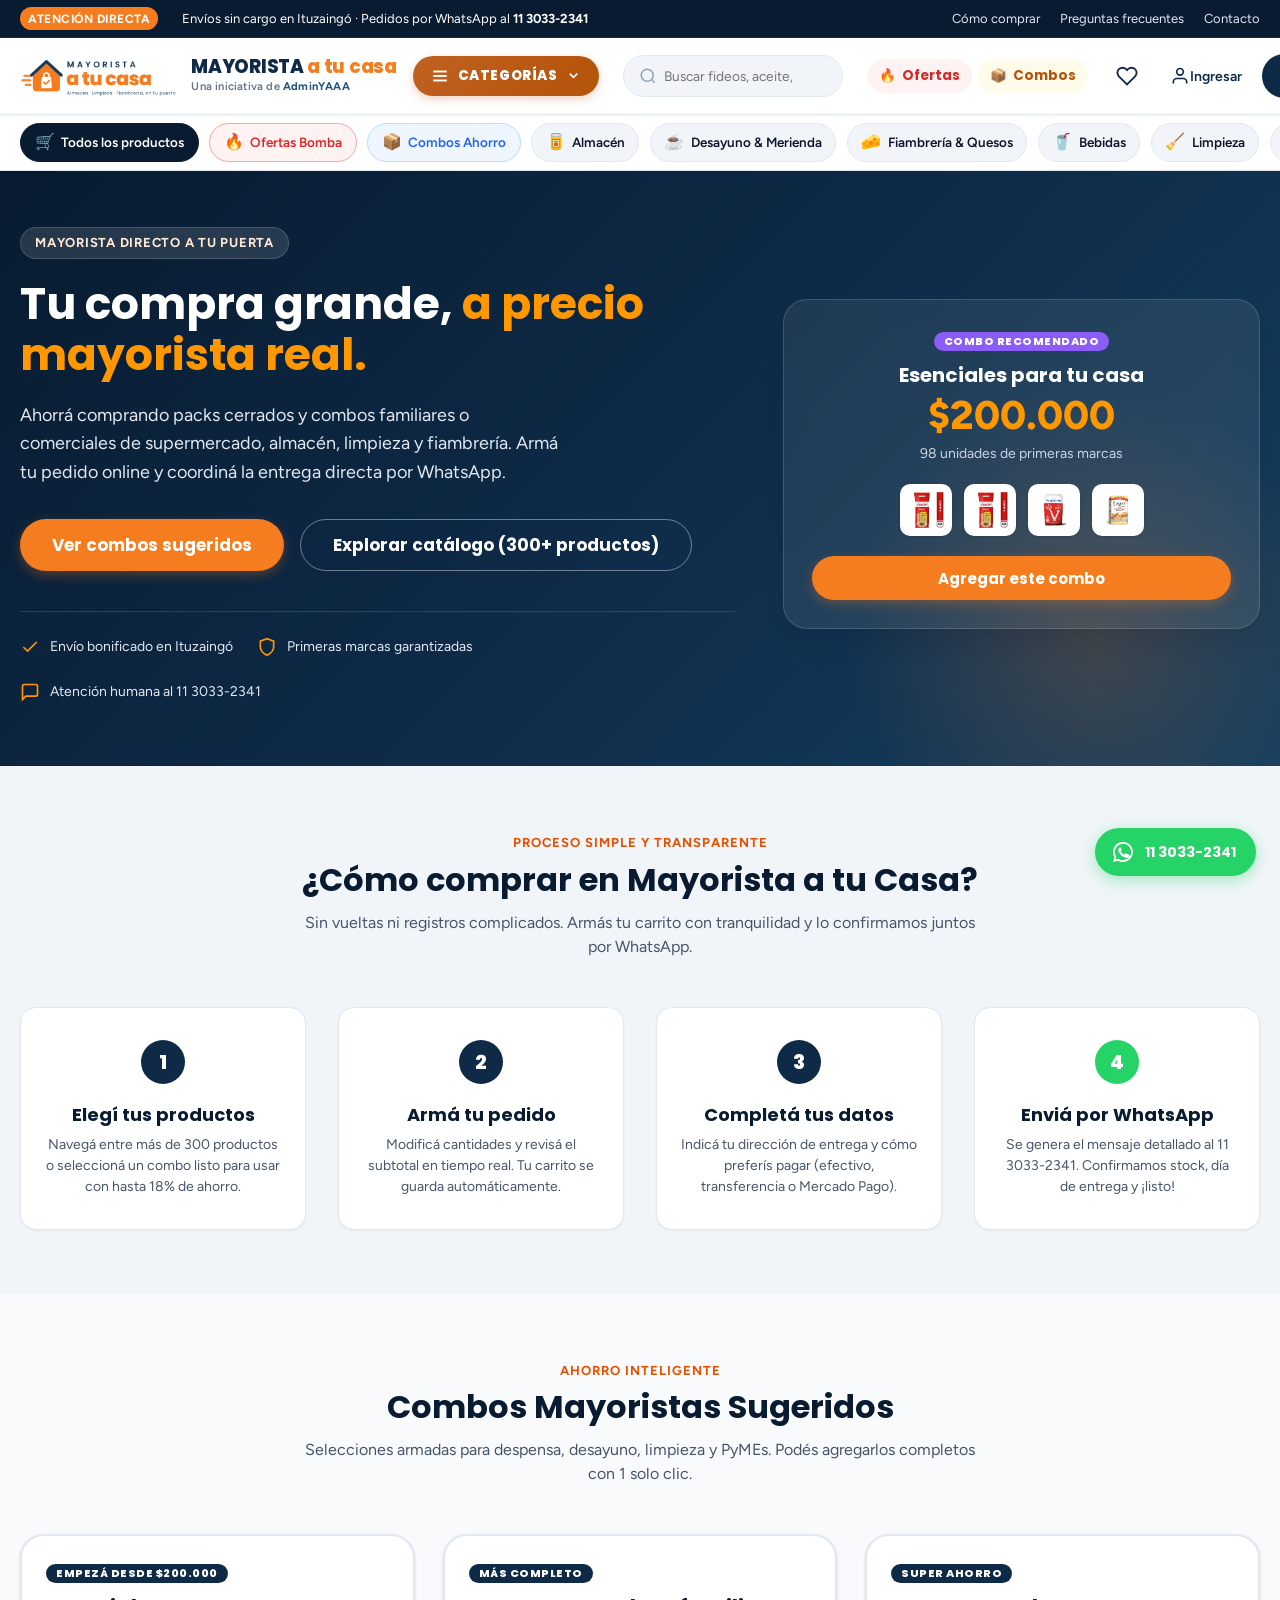
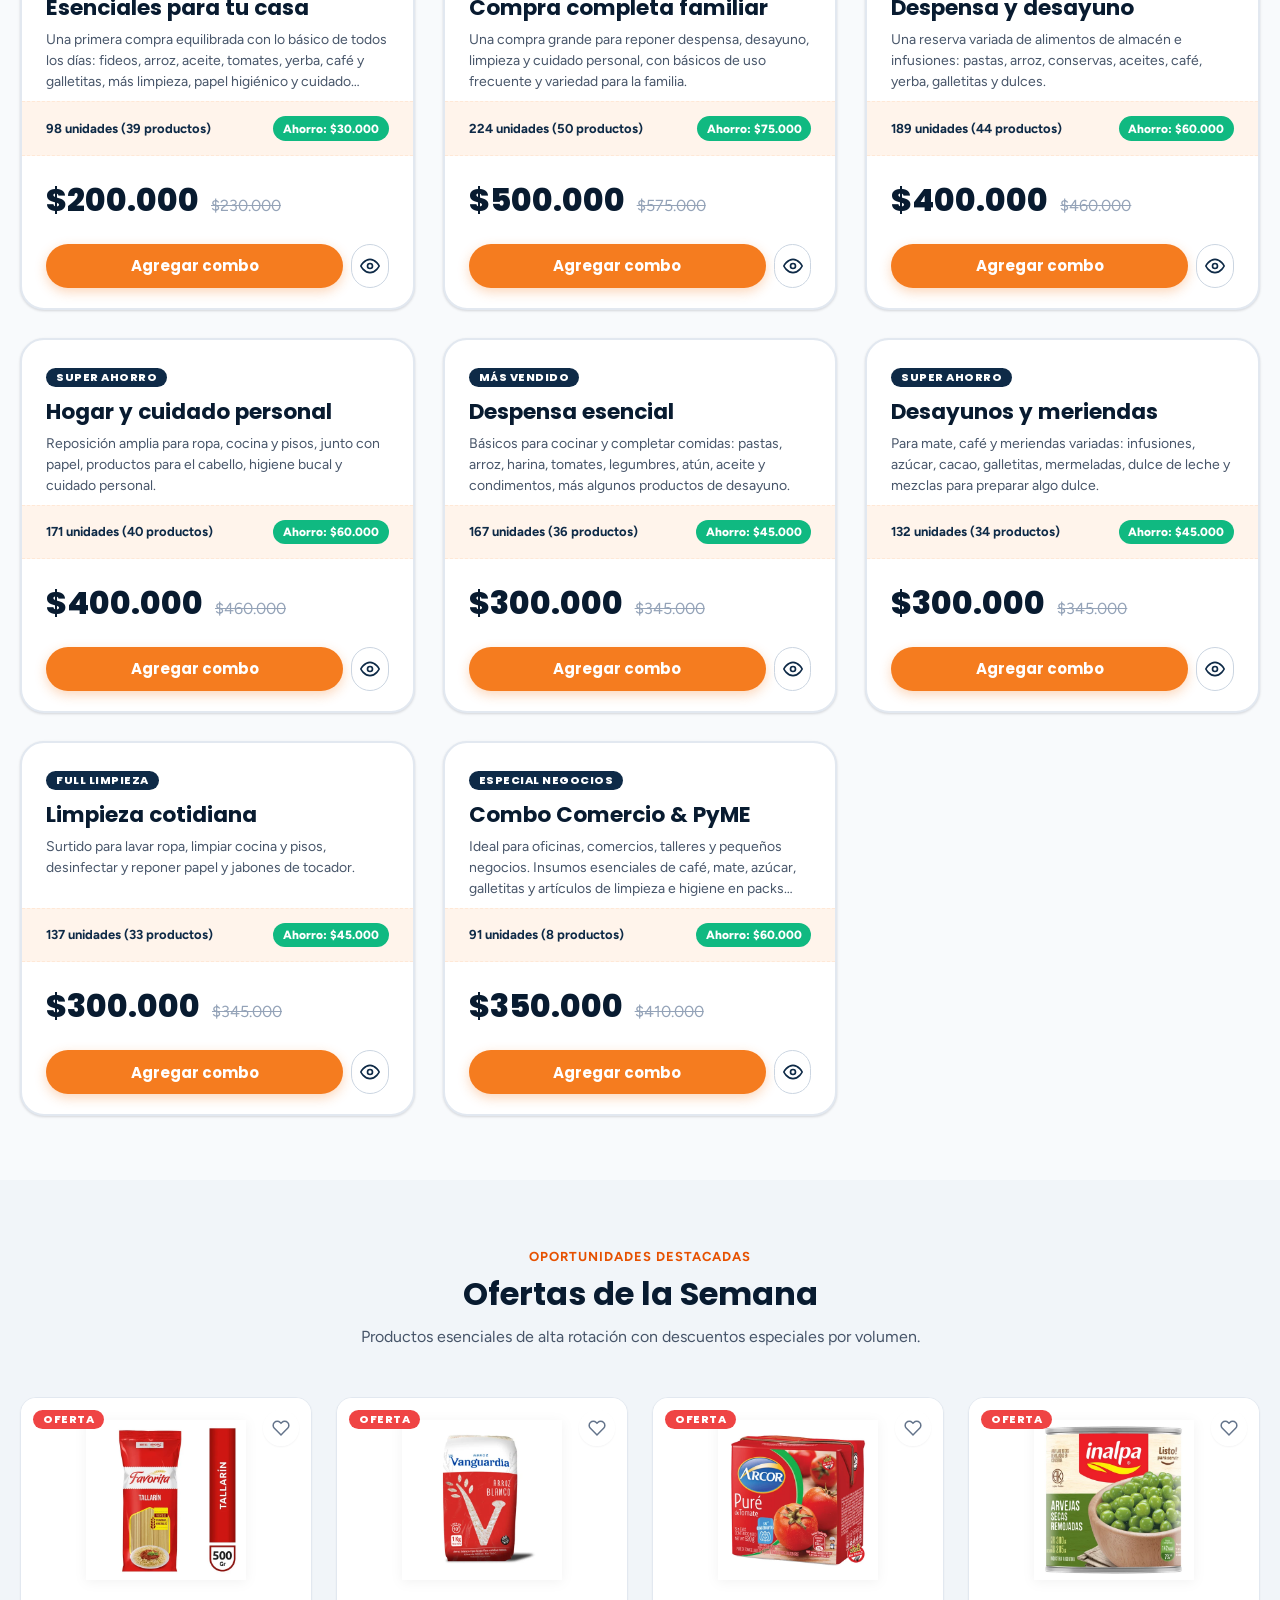
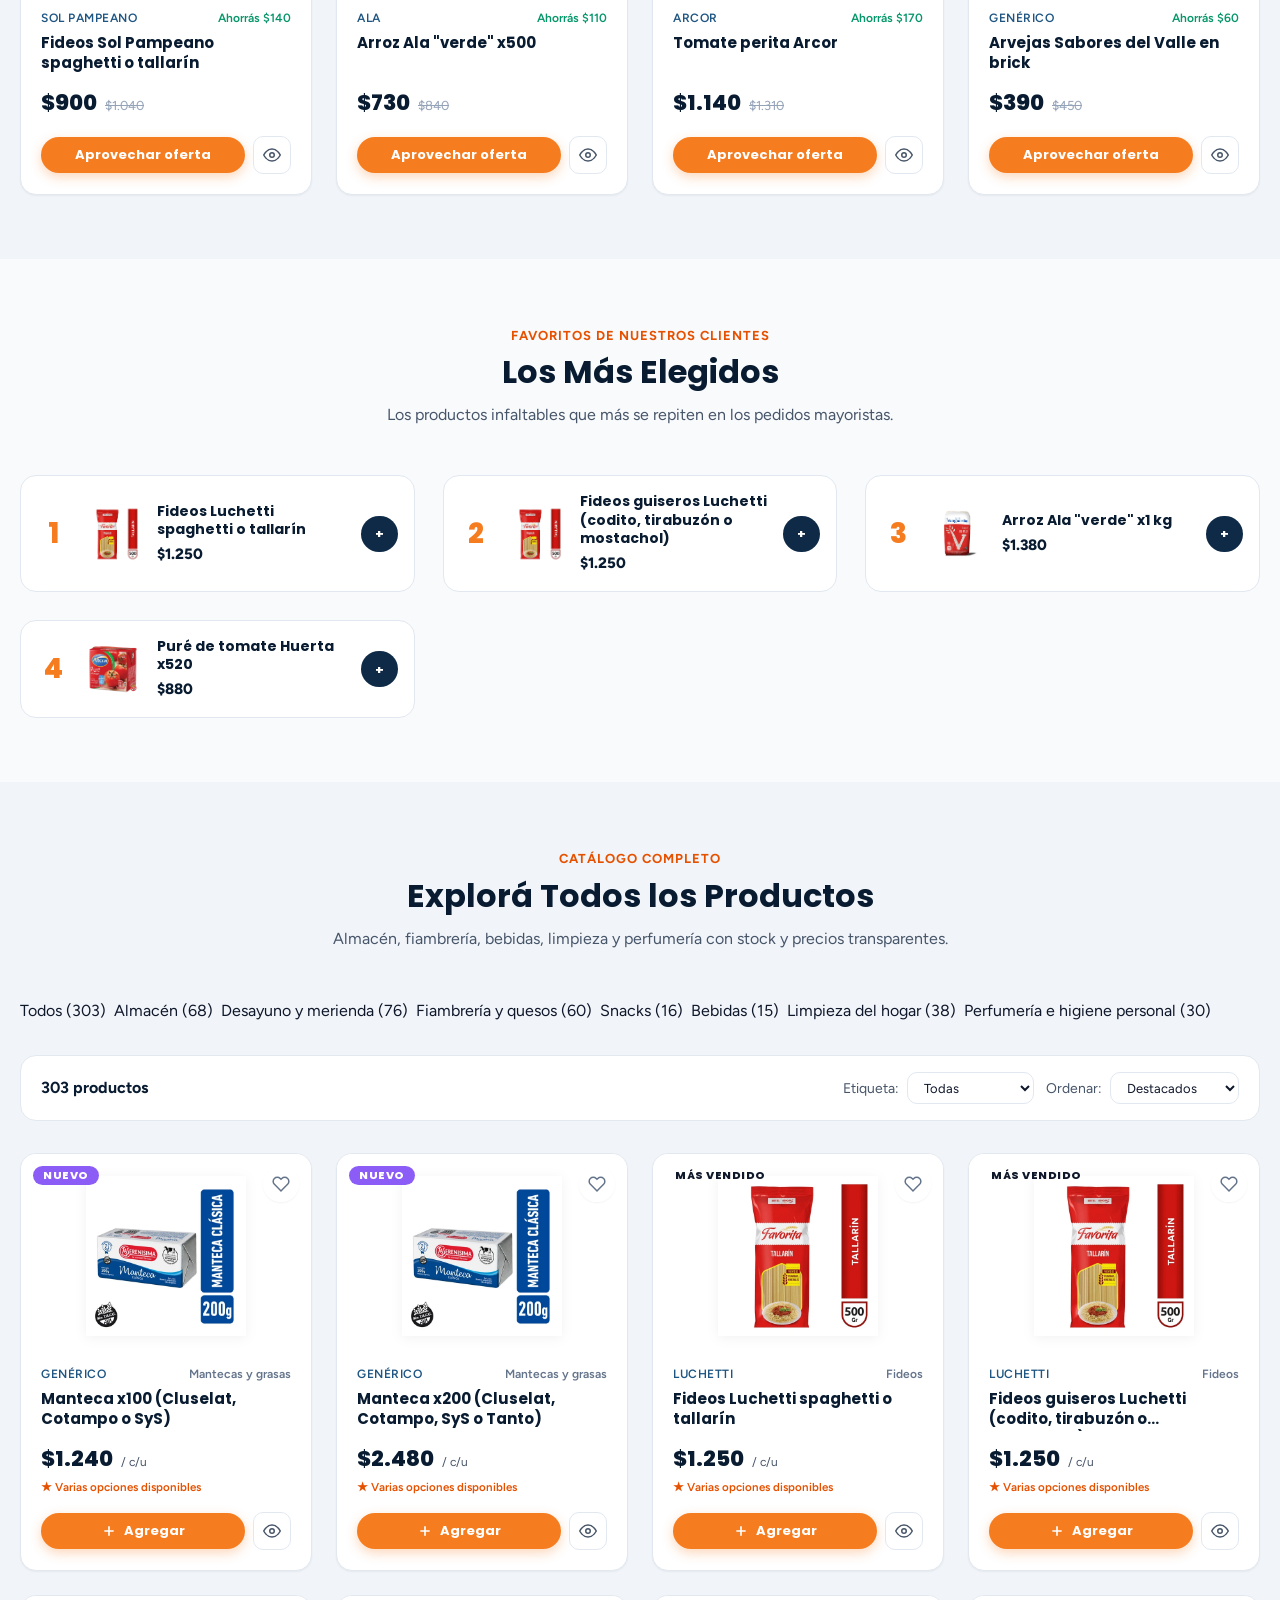
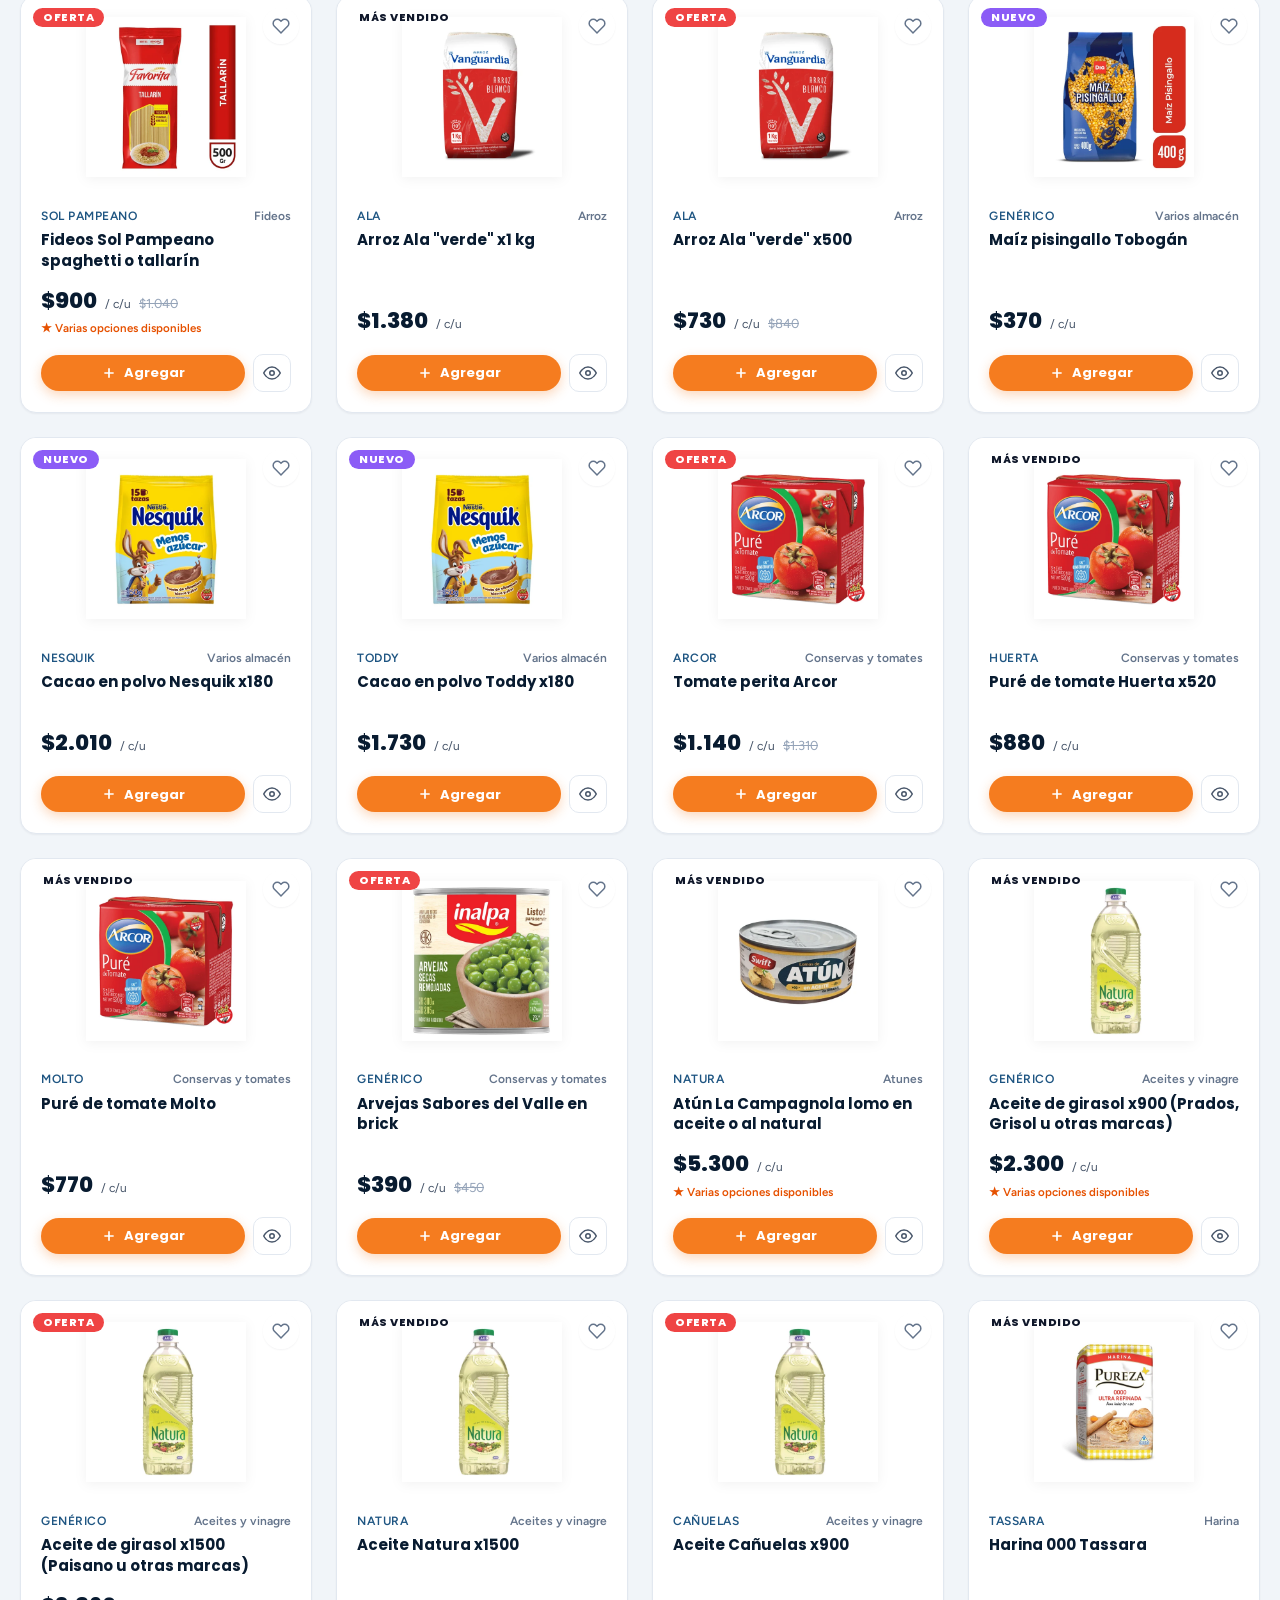
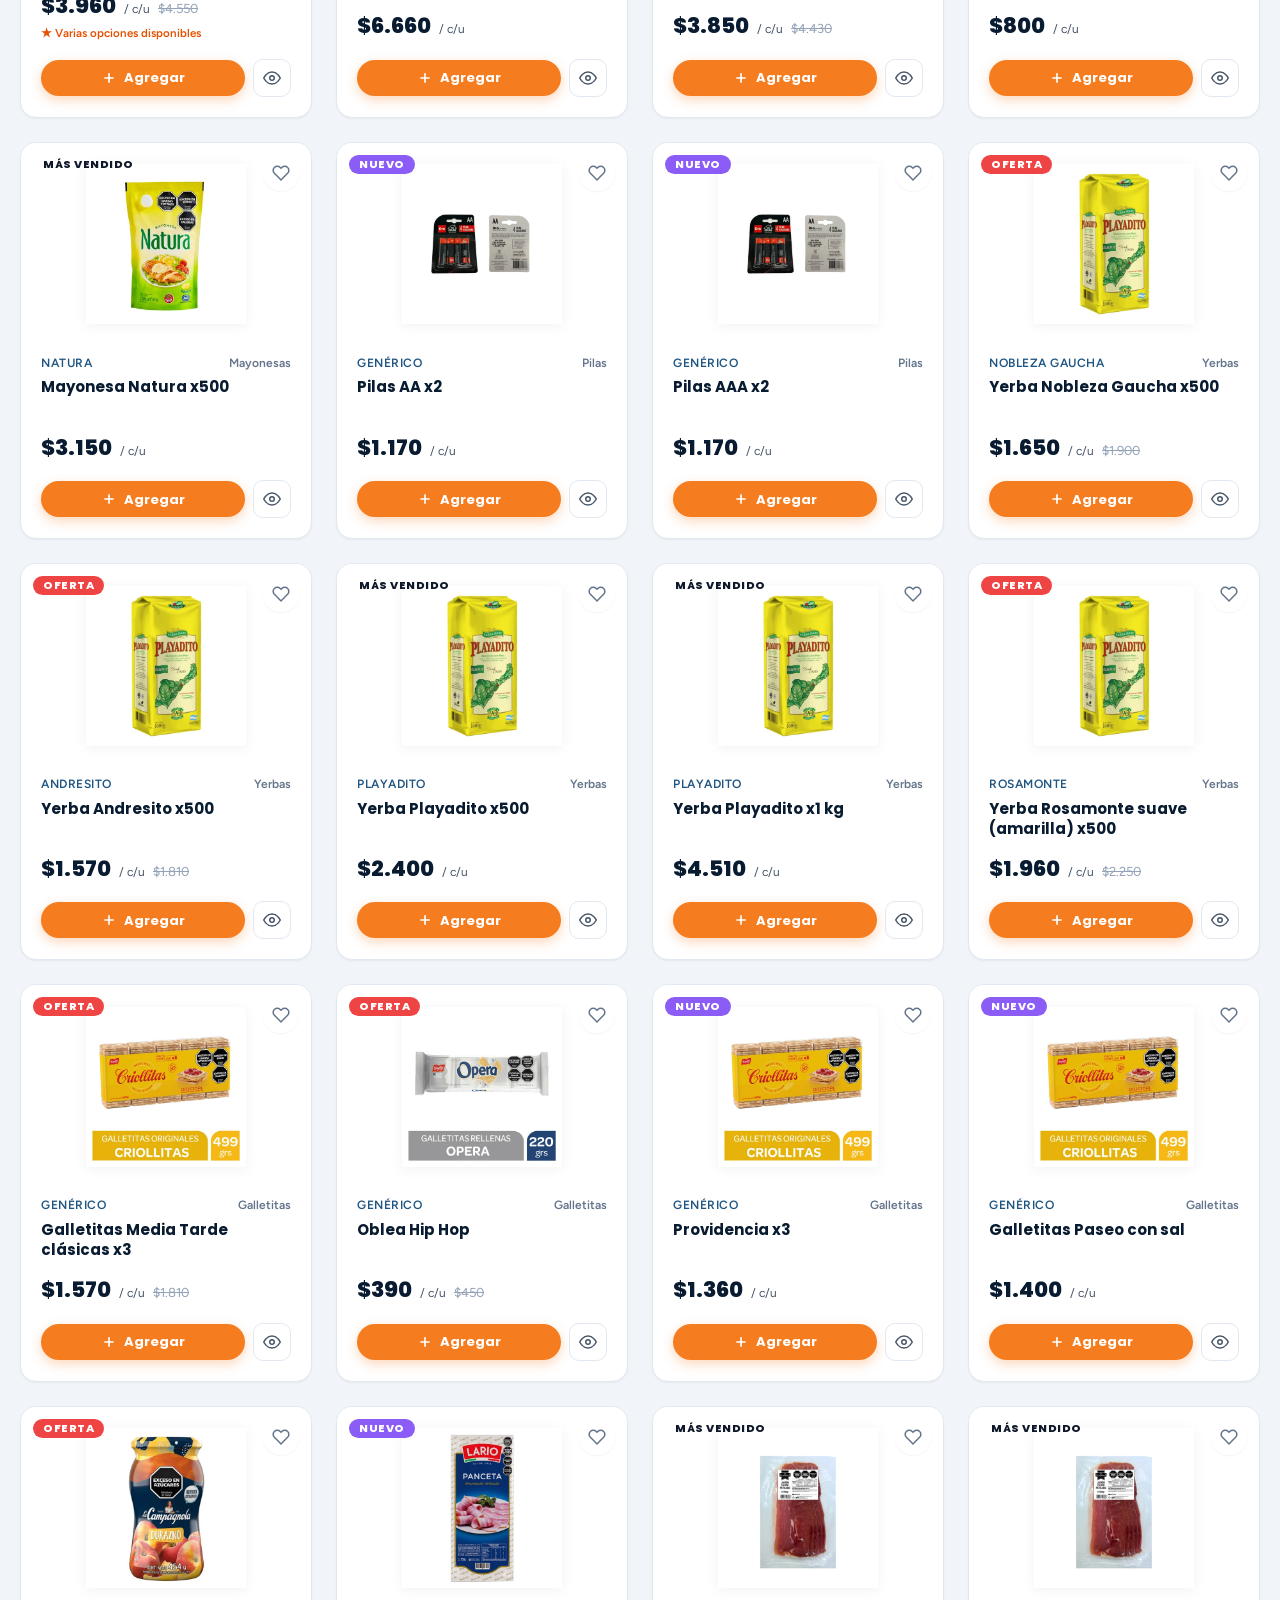
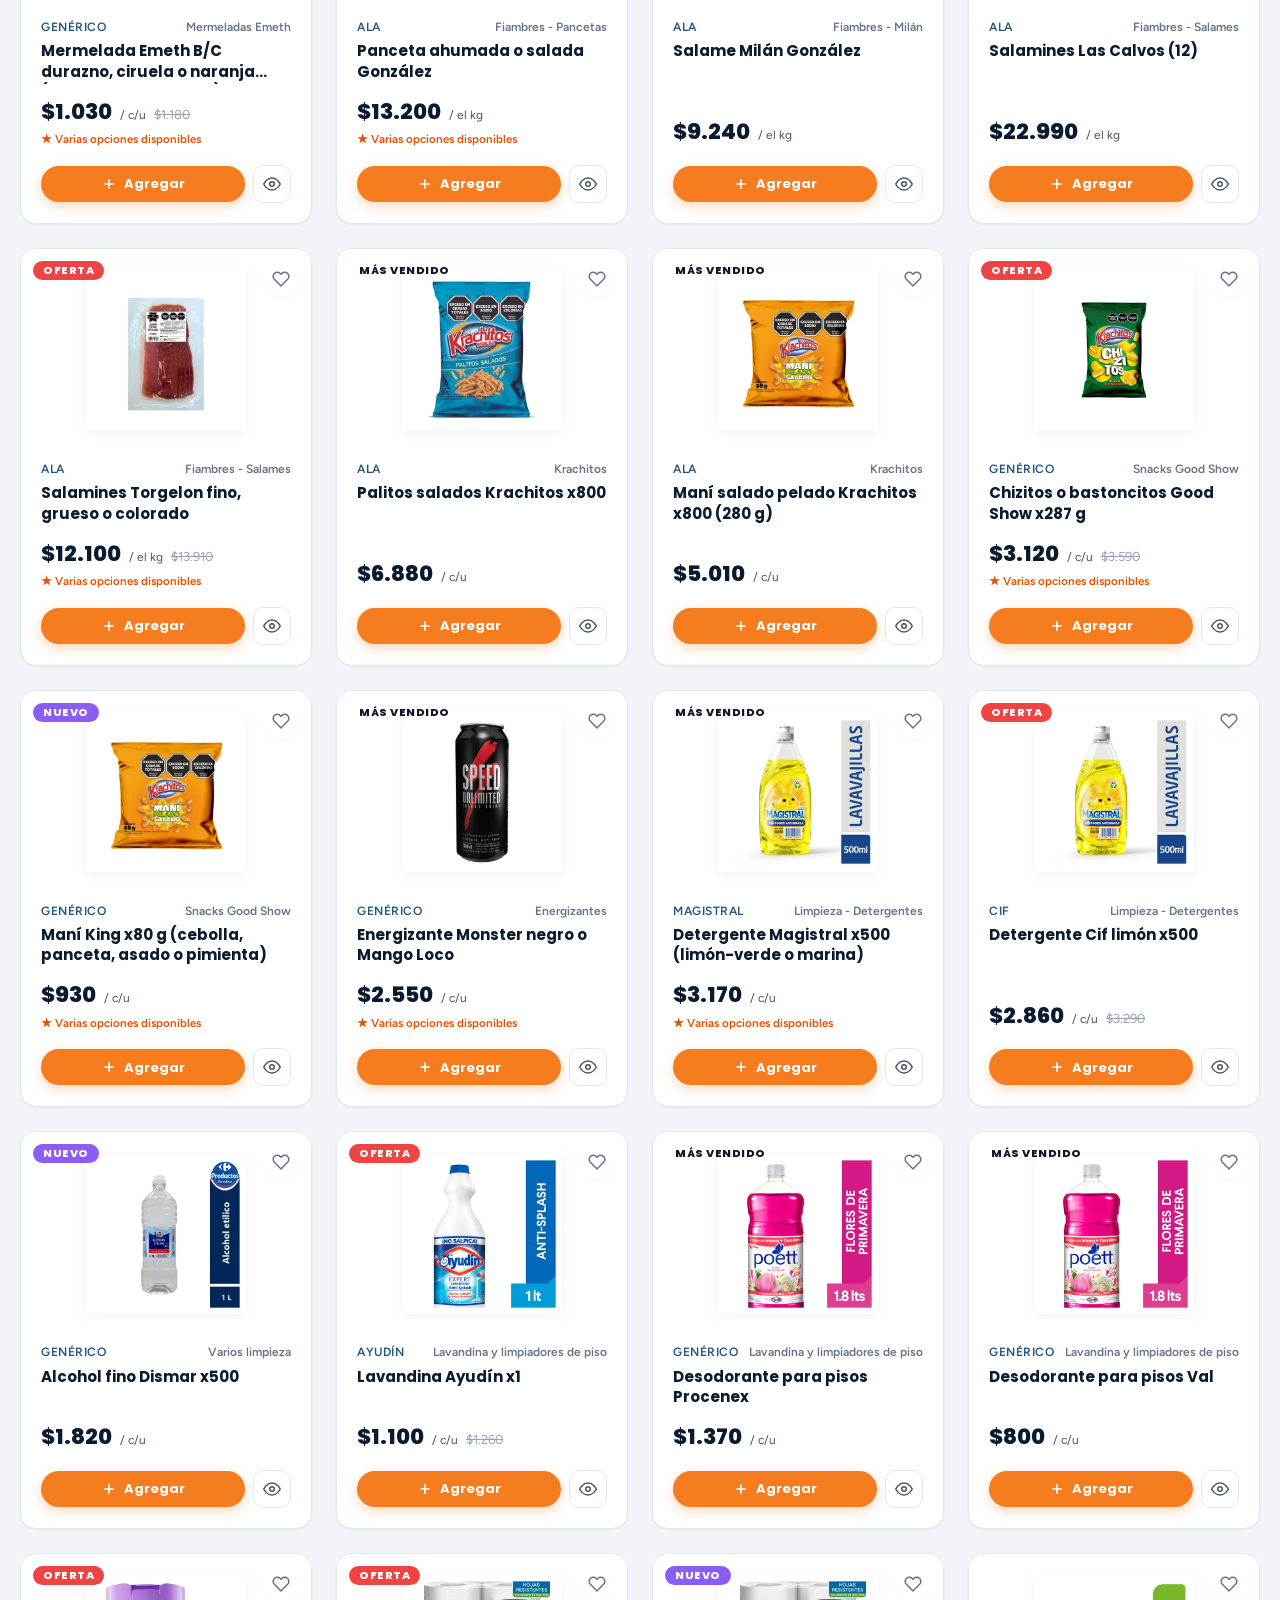
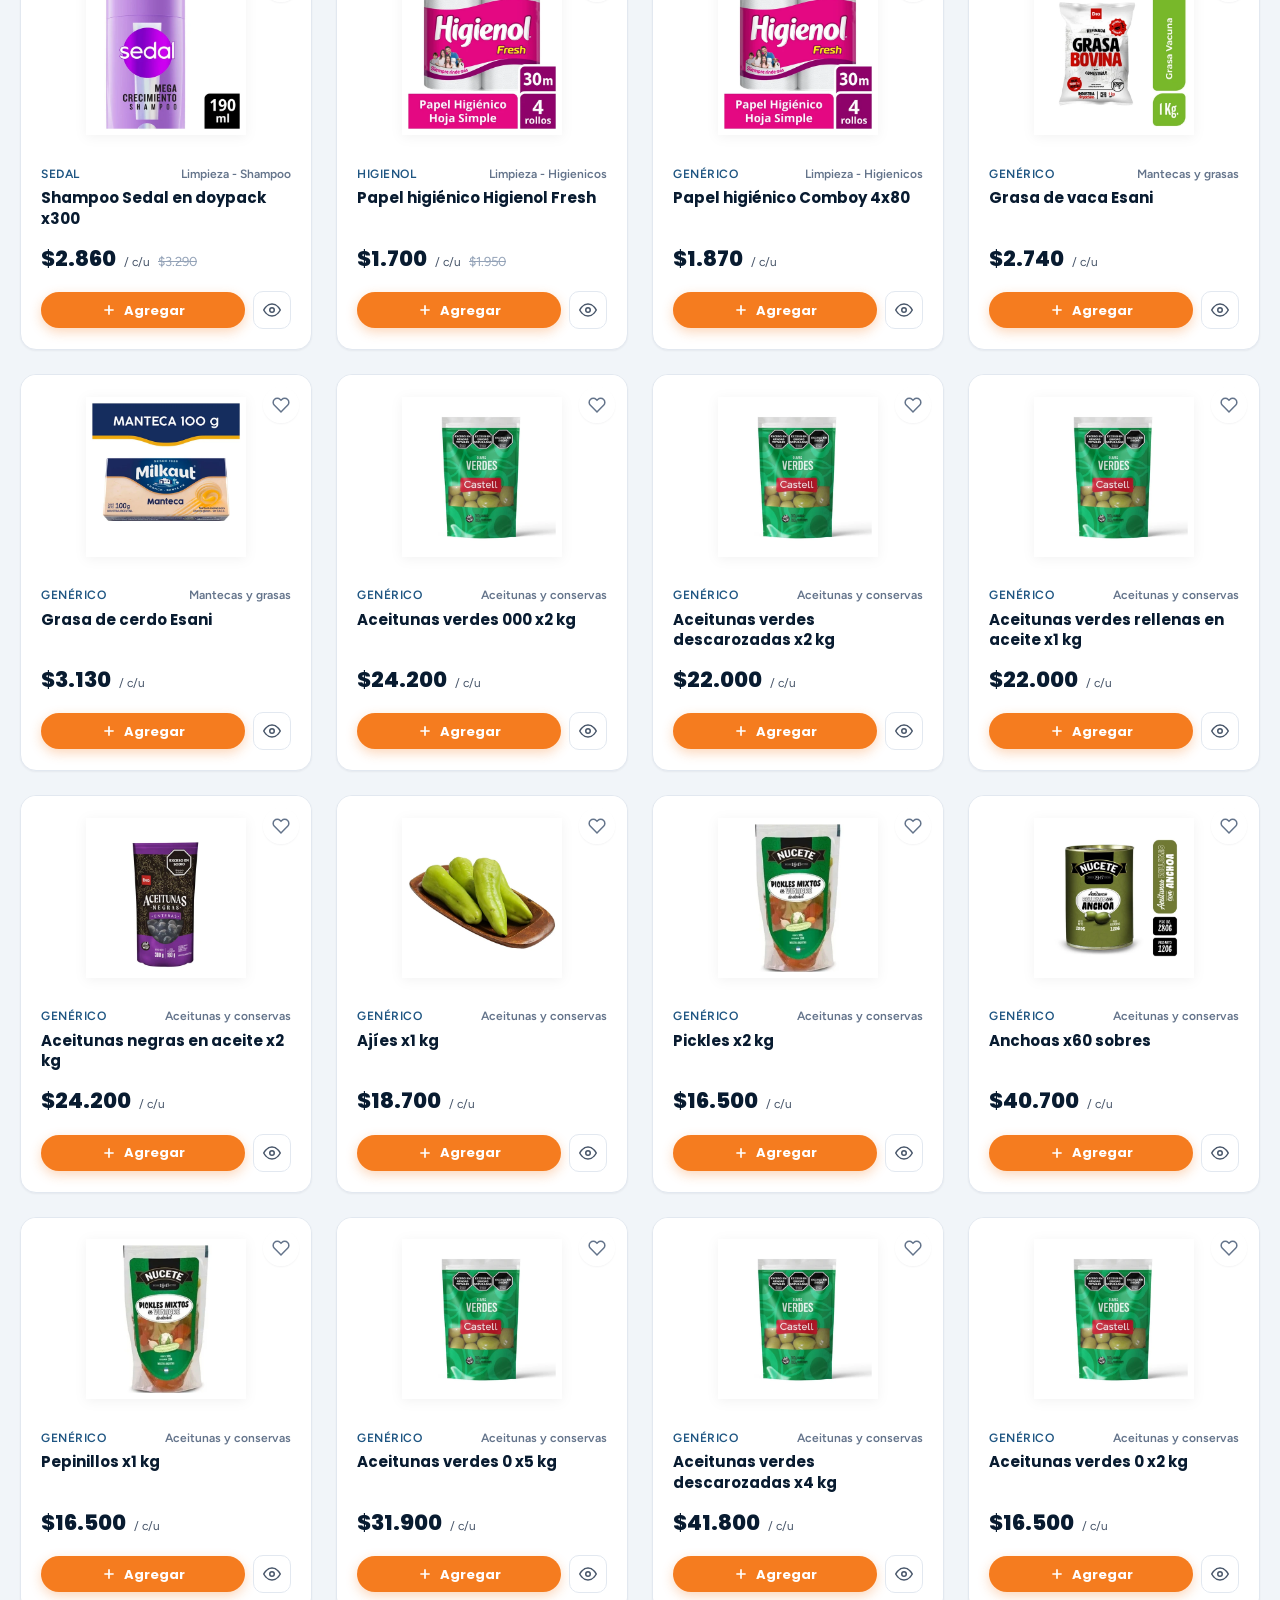
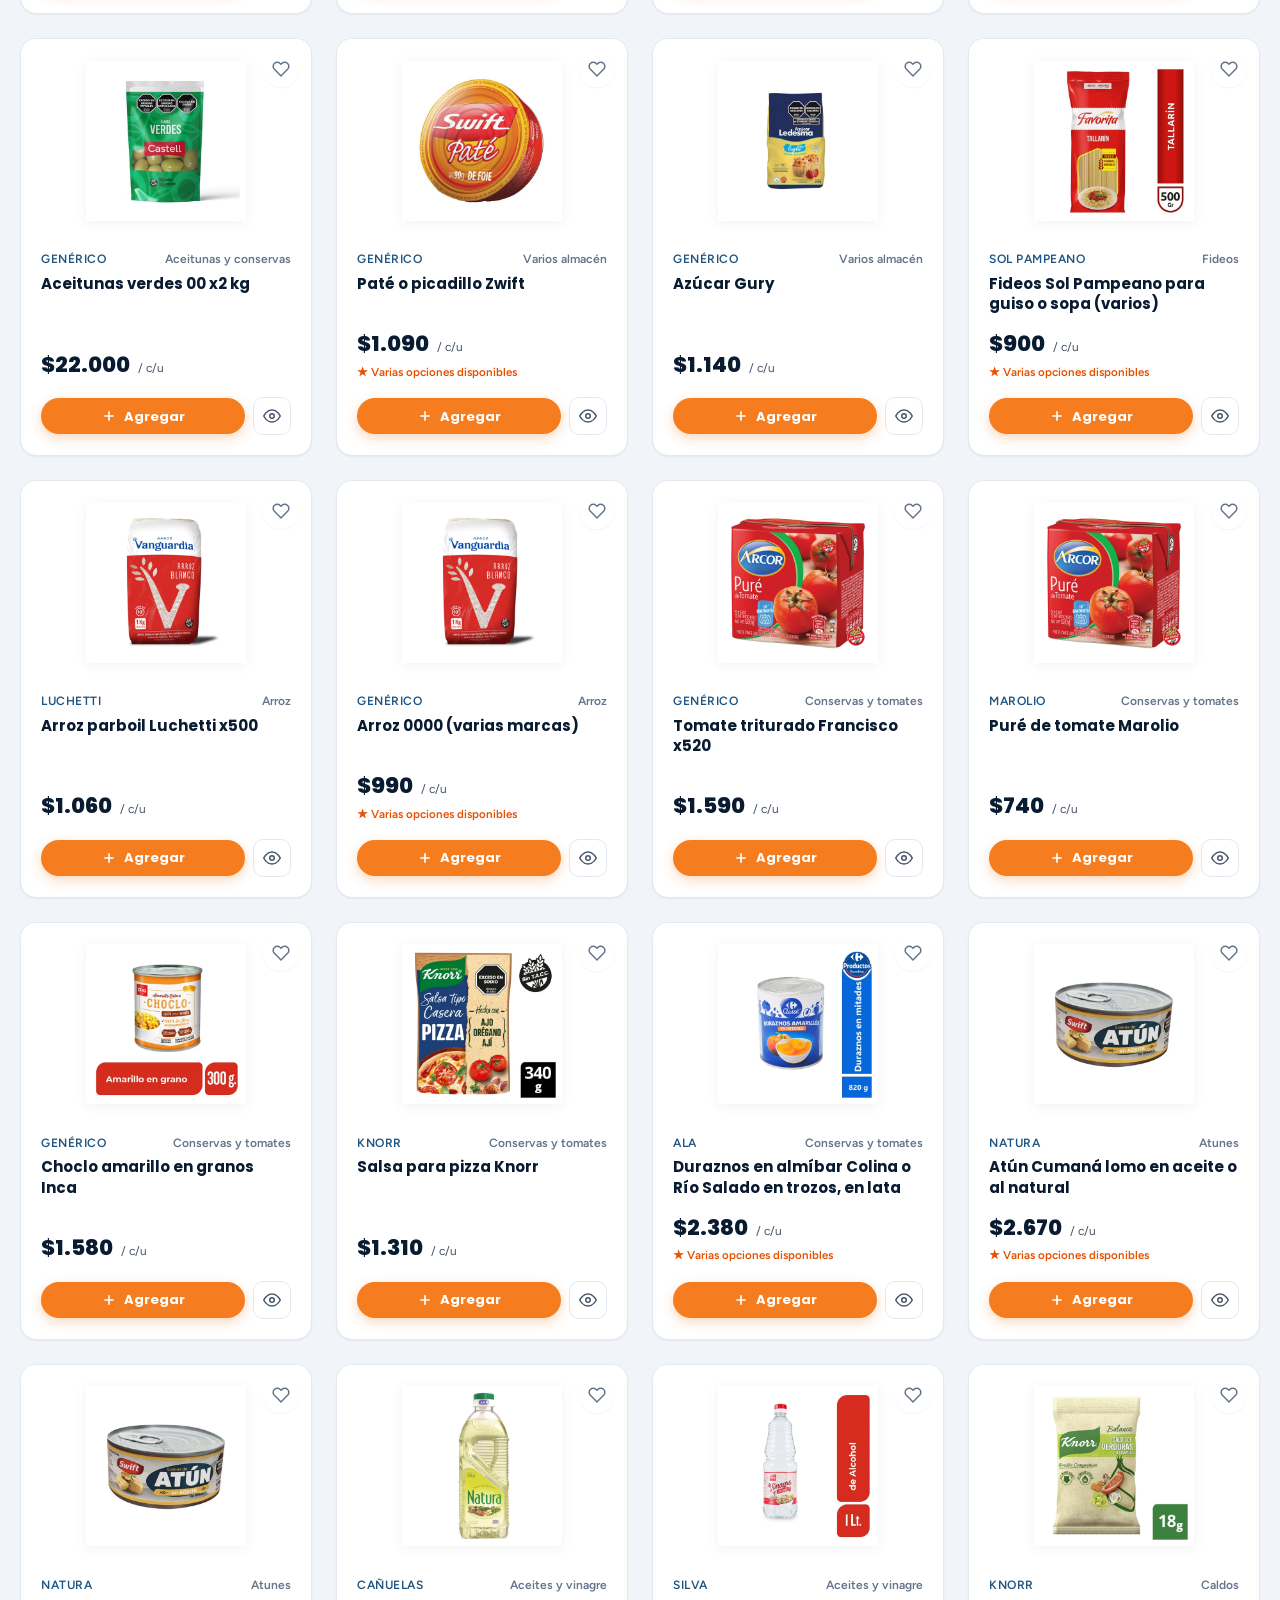
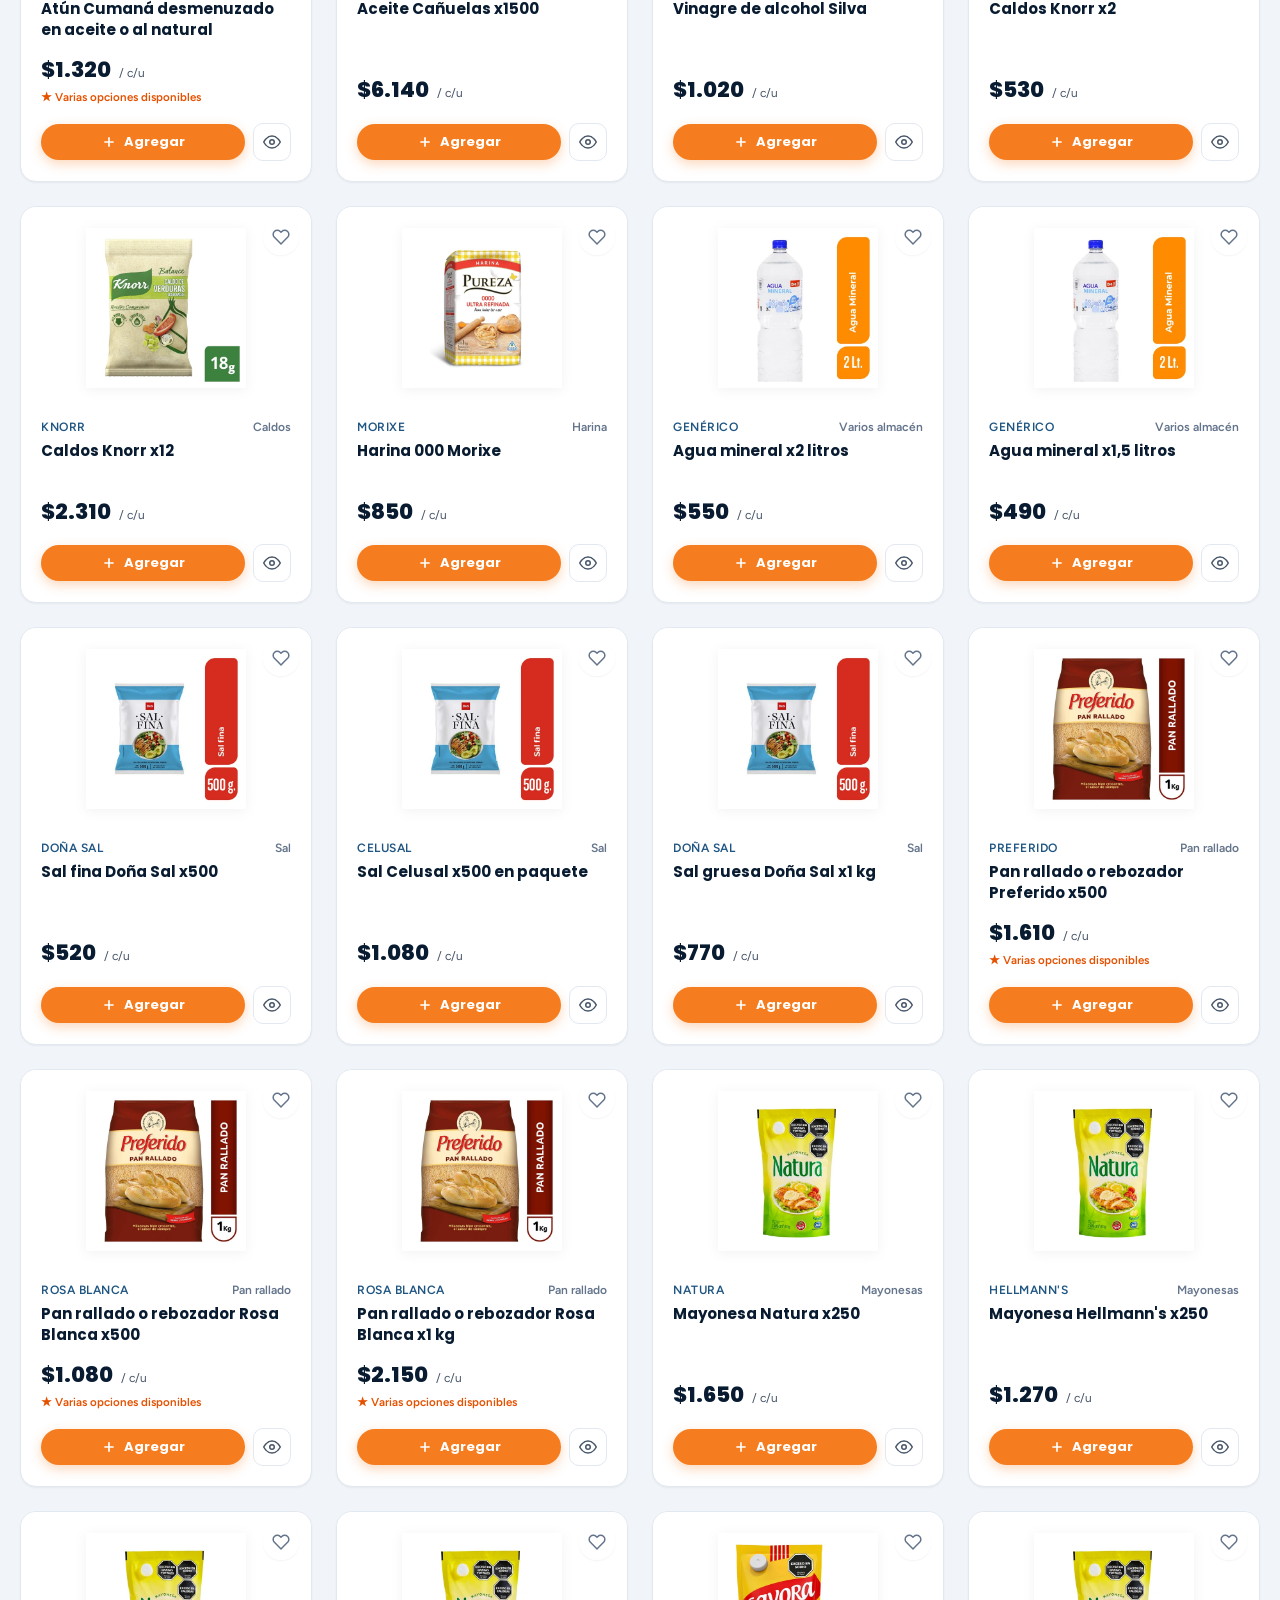
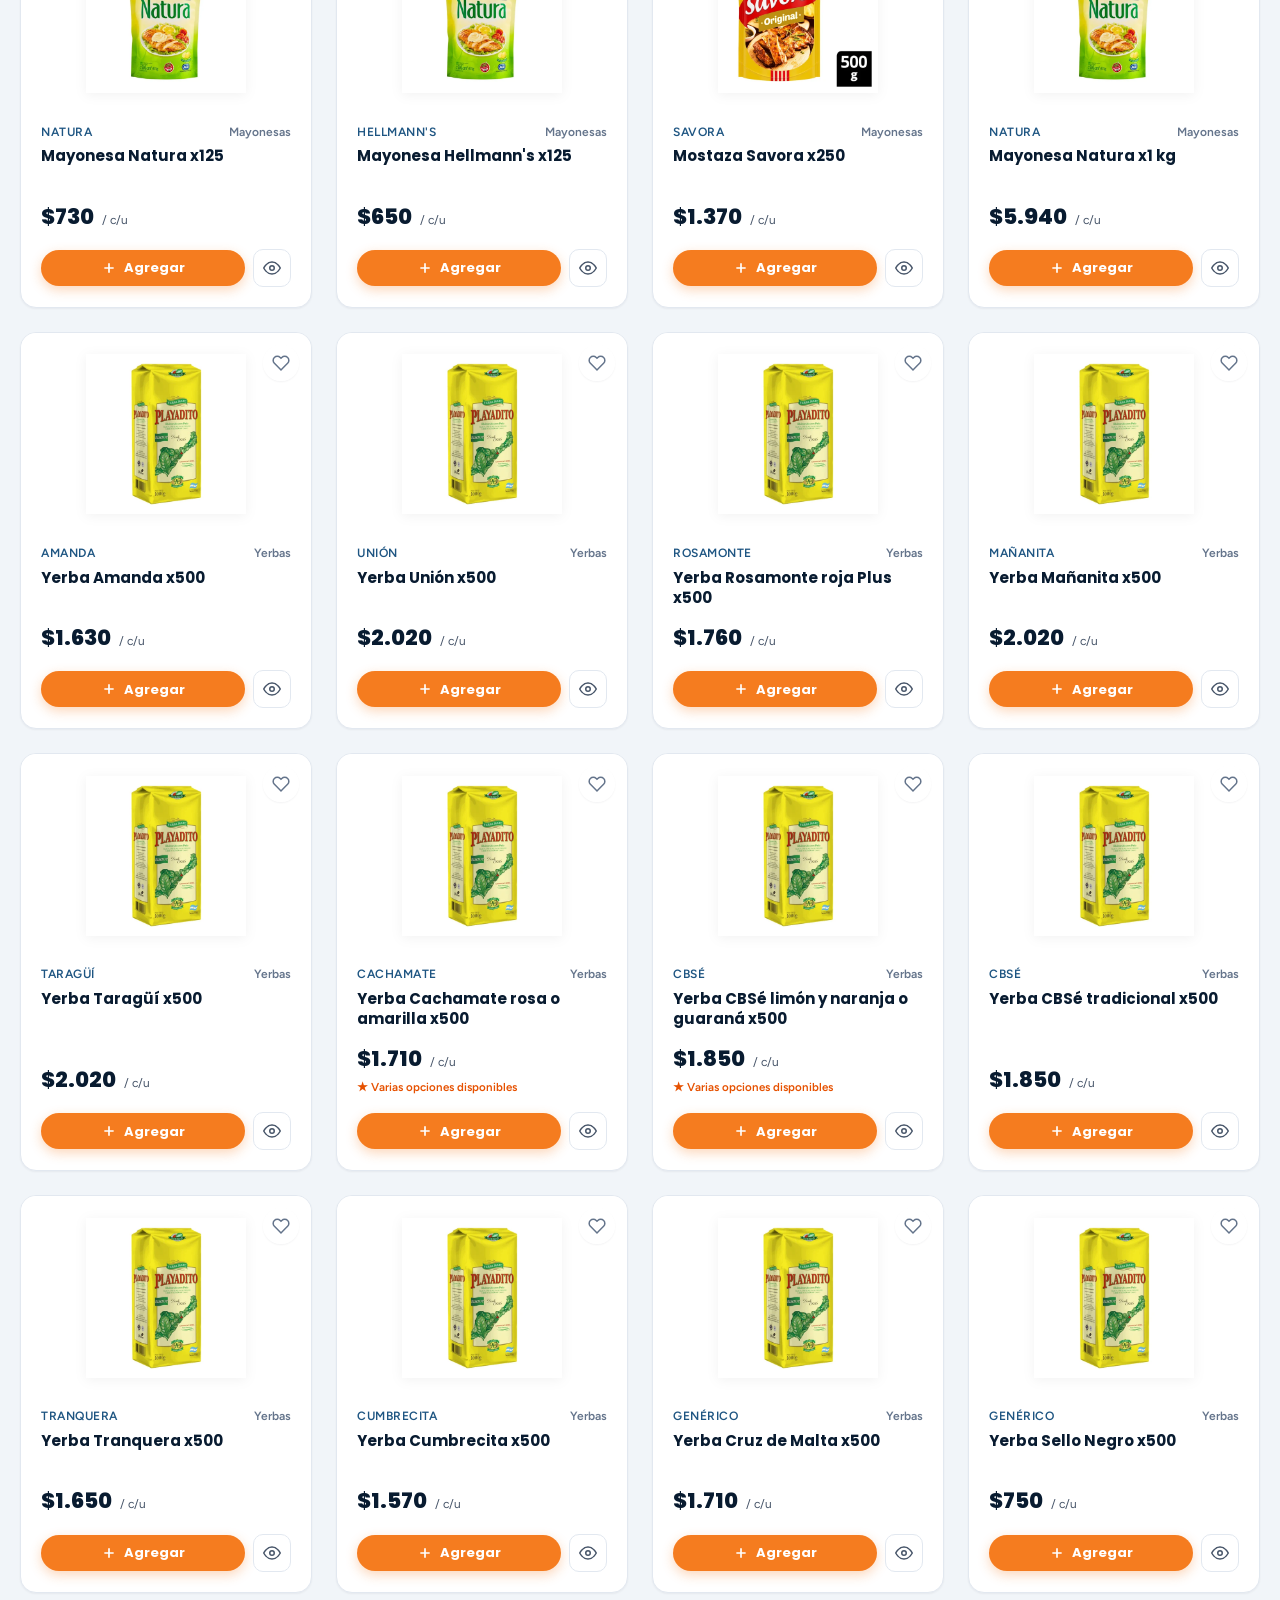
<file: index.html>
<!DOCTYPE html>
<html lang="es-AR">
<head>
  <meta charset="utf-8">
  <meta name="viewport" content="width=device-width, initial-scale=1, viewport-fit=cover">
  <title>Mayorista a tu Casa | Tu Compra Grande en tu Puerta — AdminYAAA</title>
  
  <!-- SEO y Meta Tags -->
  <meta name="description" content="Venta mayorista de supermercado, almacén, limpieza, bebidas y cuidado personal en tu casa o comercio. Armá tu compra online y confirmá directo por WhatsApp. Una iniciativa de AdminYAAA.">
  <meta name="keywords" content="mayorista a domicilio, compras mayoristas, mayorista buenos aires, productos mayoristas Ituzaingó, distribuidora de almacén, combos mayoristas">
  <meta name="author" content="AdminYAAA">
  <meta name="robots" content="index, follow">
  
  <!-- Open Graph / Redes Sociales -->
  <meta property="og:type" content="website">
  <meta property="og:title" content="Mayorista a tu Casa | Una iniciativa de AdminYAAA">
  <meta property="og:description" content="Precios mayoristas directos a tu puerta. Combos de despensa, limpieza y almacén con envío sin cargo en Ituzaingó.">
  <meta property="og:image" content="img/logo.png">
  <meta property="og:locale" content="es_AR">

  <!-- Favicon -->
  <link rel="icon" type="image/png" href="img/logo.png">

  <!-- Tipografías de Google (Poppins & Figtree) -->
  <link rel="preconnect" href="https://fonts.googleapis.com">
  <link rel="preconnect" href="https://fonts.gstatic.com" crossorigin>
  <link rel="stylesheet" href="https://fonts.googleapis.com/css2?family=Figtree:wght@400;500;600;700&family=Poppins:wght@500;600;700;800&display=swap">

  <!-- Estilos del Sistema de Diseño -->
  <link rel="stylesheet" href="css/variables.css">
  <link rel="stylesheet" href="css/base.css">
  <link rel="stylesheet" href="css/components.css">
  <link rel="stylesheet" href="css/layout.css">
  <link rel="stylesheet" href="css/responsive.css">

  <!-- Schema.org Datos Estructurados -->
  <script type="application/ld+json">
  {
    "@context": "https://schema.org",
    "@type": "WholesaleStore",
    "name": "Mayorista a tu Casa",
    "description": "Venta mayorista de alimentos, bebidas, limpieza e higiene personal con entrega a domicilio y atención personalizada por WhatsApp.",
    "parentOrganization": {
      "@type": "Organization",
      "name": "AdminYAAA"
    },
    "telephone": "+5491130332341",
    "priceRange": "$$",
    "address": {
      "@type": "PostalAddress",
      "addressLocality": "Ituzaingó",
      "addressRegion": "Buenos Aires",
      "addressCountry": "AR"
    }
  }
  </script>
</head>
<body>

  <!-- Accesibilidad: Saltar al contenido -->
  <a href="#catalogo" class="skip-link">Saltar al catálogo de productos</a>

  <!-- ============================================================
       TOPBAR DE BENEFICIOS
       ============================================================ -->
  <aside class="topbar" aria-label="Beneficios de entrega">
    <div class="container topbar-content" id="topbar-info">
      <!-- Se inyecta dinámicamente con config.js -->
    </div>
  </aside>

  <!-- ============================================================
       HEADER PRINCIPAL
       ============================================================ -->
  <header class="header" id="header" role="banner">
    <div class="container header-container">
      
      <!-- Brand Logo & Iniciativa -->
      <a href="#inicio" class="brand" aria-label="Mayorista a tu Casa, ir a la página de inicio">
        <img src="img/logo.png" alt="Mayorista a tu Casa Logo" class="brand-logo-img">
        <div class="brand-texts">
          <span class="brand-name">MAYORISTA <span>a tu casa</span></span>
          <span class="brand-tagline brand-sub-initiative">Una iniciativa de <strong>AdminYAAA</strong></span>
        </div>
      </a>

      <!-- Botón Desplegable de CATEGORÍAS (Mega Menú - Estilo Club de Beneficios) -->
      <div class="header-categories-trigger-wrap">
        <button type="button" class="btn-mega-categories" id="btn-mega-categories" aria-expanded="false" aria-controls="header-mega-menu" aria-label="Abrir menú de categorías mayoristas">
          <svg class="icon-menu-bars" viewBox="0 0 24 24" width="18" height="18" fill="none" stroke="currentColor" stroke-width="2.5"><line x1="3" y1="12" x2="21" y2="12"/><line x1="3" y1="6" x2="21" y2="6"/><line x1="3" y1="18" x2="21" y2="18"/></svg>
          <svg class="icon-menu-close" viewBox="0 0 24 24" width="18" height="18" fill="none" stroke="currentColor" stroke-width="2.5" style="display:none"><line x1="18" y1="6" x2="6" y2="18"/><line x1="6" y1="6" x2="18" y2="18"/></svg>
          <span>CATEGORÍAS</span>
          <svg class="icon-chevron" viewBox="0 0 24 24" width="15" height="15" fill="none" stroke="currentColor" stroke-width="2.5"><polyline points="6 9 12 15 18 9"/></svg>
        </button>

        <!-- Mega Menú Desplegable de 2 Columnas (Estilo Club de Beneficios) -->
        <div class="mega-menu-dropdown" id="header-mega-menu" role="dialog" aria-label="Categorías mayoristas" aria-hidden="true">
          <div class="mega-menu-arrow"></div>
          <div class="mega-menu-inner">
            <!-- Columna Izquierda: Departamentos Principales -->
            <div class="mega-menu-sidebar" id="mega-menu-sidebar"></div>

            <!-- Columna Derecha: Subcategorías Dinámicas -->
            <div class="mega-menu-content" id="mega-menu-content"></div>
          </div>
        </div>
      </div>

      <!-- Barra de Búsqueda Rápida en Header (Espaciosa, Centrada y Libre de Colisiones) -->
      <div class="header-search">
        <div class="search-input-wrap">
          <svg class="search-icon" viewBox="0 0 24 24" width="18" height="18" fill="none" stroke="currentColor" stroke-width="2"><circle cx="11" cy="11" r="8"/><path d="M21 21l-4.35-4.35"/></svg>
          <input type="search" id="catalog-search-input" class="header-search-input" placeholder="Buscar fideos, aceite, jabón, lavandina..." aria-label="Buscar en el catálogo mayorista">
          <button type="button" class="search-clear-btn" id="search-clear-btn" aria-label="Limpiar búsqueda">&times;</button>
        </div>
      </div>

      <!-- Accesos Directos Opcionales en Header (Ofertas y Combos) -->
      <nav class="nav-desktop-shortcuts" aria-label="Accesos rápidos destacados">
        <a href="#ofertas" class="nav-shortcut-link nav-shortcut-link--promo">
          <span>🔥</span>
          <span>Ofertas</span>
        </a>
        <a href="#combos" class="nav-shortcut-link nav-shortcut-link--combo">
          <span>📦</span>
          <span>Combos</span>
        </a>
        <a href="panel/index.html" class="nav-shortcut-link" id="nav-header-admin-link" style="color:#10b981;font-weight:700;display:inline-flex;align-items:center;gap:0.35rem" title="Acceso al Panel de Gestión AdminYAAA">
          <svg viewBox="0 0 24 24" width="16" height="16" fill="none" stroke="currentColor" stroke-width="2"><path d="M12 20h9"/><path d="M16.5 3.5a2.121 2.121 0 0 1 3 3L7 19l-4 1 1-4L16.5 3.5z"/></svg>
          Admin
        </a>
      </nav>

      <!-- Acciones de Usuario -->
      <div class="header-actions">
        <!-- Favoritos -->
        <button type="button" class="action-btn action-btn--fav" id="header-btn-fav" aria-label="Ver productos favoritos">
          <svg viewBox="0 0 24 24" width="22" height="22" fill="none" stroke="currentColor" stroke-width="2"><path d="M20.84 4.61a5.5 5.5 0 0 0-7.78 0L12 5.67l-1.06-1.06a5.5 5.5 0 0 0-7.78 7.78l1.06 1.06L12 21.23l7.78-7.78 1.06-1.06a5.5 5.5 0 0 0 0-7.78z"/></svg>
          <span class="action-badge fav-count-badge" style="display:none">0</span>
        </button>

        <!-- Mi Cuenta -->
        <button type="button" class="action-btn action-btn--account" id="header-btn-account" aria-label="Acceder a mi cuenta o perfil">
          <svg viewBox="0 0 24 24" width="22" height="22" fill="none" stroke="currentColor" stroke-width="2"><path d="M20 21v-2a4 4 0 0 0-4-4H8a4 4 0 0 0-4 4v2"/><circle cx="12" cy="7" r="4"/></svg>
          <span>Ingresar</span>
        </button>

        <!-- Carrito de Pedido -->
        <button type="button" class="action-btn action-btn--cart" data-open-drawer="cart-drawer" aria-label="Abrir carrito de compras">
          <svg viewBox="0 0 24 24" width="20" height="20" fill="none" stroke="currentColor" stroke-width="2"><circle cx="9" cy="21" r="1"/><circle cx="20" cy="21" r="1"/><path d="M1 1h4l2.68 13.39a2 2 0 0 0 2 1.61h9.72a2 2 0 0 0 2-1.61L23 6H6"/></svg>
          <span>Tu pedido</span>
          <span class="action-badge cart-count-badge" style="display:none">0</span>
        </button>

        <!-- Botón Menú Móvil -->
        <button type="button" class="nav-mobile-toggle" data-open-drawer="mobile-drawer" aria-label="Abrir menú de navegación móvil">
          <svg viewBox="0 0 24 24" width="26" height="26" fill="none" stroke="currentColor" stroke-width="2"><line x1="3" y1="12" x2="21" y2="12"/><line x1="3" y1="6" x2="21" y2="6"/><line x1="3" y1="18" x2="21" y2="18"/></svg>
        </button>
      </div>

    </div>

    <!-- Backdrop del Mega Menú -->
    <div class="mega-menu-backdrop" id="mega-menu-backdrop"></div>
  </header>

  <!-- ============================================================
       BARRA DE DEPARTAMENTOS RÁPIDOS (Estilo Farmacity / DIA)
       ============================================================ -->
  <nav class="supermarket-dept-bar" aria-label="Departamentos de supermercado">
    <div class="container supermarket-dept-container">
      <button type="button" class="dept-chip is-active" data-section-filter="todos">
        <span class="dept-chip-icon">🛒</span>
        <span>Todos los productos</span>
      </button>
      <a href="#ofertas" class="dept-chip dept-chip--promo">
        <span class="dept-chip-icon">🔥</span>
        <span>Ofertas Bomba</span>
      </a>
      <a href="#combos" class="dept-chip dept-chip--combo">
        <span class="dept-chip-icon">📦</span>
        <span>Combos Ahorro</span>
      </a>
      <button type="button" class="dept-chip" data-section-filter="Almacén">
        <span class="dept-chip-icon">🥫</span>
        <span>Almacén</span>
      </button>
      <button type="button" class="dept-chip" data-section-filter="Desayuno y merienda">
        <span class="dept-chip-icon">☕</span>
        <span>Desayuno & Merienda</span>
      </button>
      <button type="button" class="dept-chip" data-section-filter="Fiambrería y quesos">
        <span class="dept-chip-icon">🧀</span>
        <span>Fiambrería & Quesos</span>
      </button>
      <button type="button" class="dept-chip" data-section-filter="Bebidas">
        <span class="dept-chip-icon">🥤</span>
        <span>Bebidas</span>
      </button>
      <button type="button" class="dept-chip" data-section-filter="Limpieza del hogar">
        <span class="dept-chip-icon">🧹</span>
        <span>Limpieza</span>
      </button>
      <button type="button" class="dept-chip" data-section-filter="Perfumería e higiene personal">
        <span class="dept-chip-icon">🧴</span>
        <span>Perfumería & Higiene</span>
      </button>
      <button type="button" class="dept-chip" data-section-filter="Snacks">
        <span class="dept-chip-icon">🍿</span>
        <span>Snacks</span>
      </button>
    </div>
  </nav>

  <!-- ============================================================
       CONTENIDO PRINCIPAL
       ============================================================ -->
  <main id="inicio" role="main">

    <!-- HERO SECTION COMERCIAL -->
    <section class="hero" aria-labelledby="hero-title">
      <div class="container hero-grid">
        <div class="hero-content">
          <div class="hero-eyebrow">
            <span>Mayorista directo a tu puerta</span>
          </div>
          <h1 class="hero-title" id="hero-title">
            Tu compra grande, <em>a precio mayorista real.</em>
          </h1>
          <p class="hero-lead">
            Ahorrá comprando packs cerrados y combos familiares o comerciales de supermercado, almacén, limpieza y fiambrería. Armá tu pedido online y coordiná la entrega directa por WhatsApp.
          </p>
          <div class="hero-ctas">
            <a href="#combos" class="btn btn--primary btn--lg">Ver combos sugeridos</a>
            <a href="#catalogo" class="btn btn--outline btn--lg" style="color:#FFFFFF;border-color:rgba(255,255,255,0.4)">Explorar catálogo (300+ productos)</a>
          </div>

          <div class="hero-badges-row">
            <div class="hero-badge-item">
              <svg class="hero-badge-icon" viewBox="0 0 24 24" width="20" height="20" fill="none" stroke="currentColor" stroke-width="2"><polyline points="20 6 9 17 4 12"/></svg>
              <span>Envío bonificado en Ituzaingó</span>
            </div>
            <div class="hero-badge-item">
              <svg class="hero-badge-icon" viewBox="0 0 24 24" width="20" height="20" fill="none" stroke="currentColor" stroke-width="2"><path d="M12 22s8-4 8-10V5l-8-3-8 3v7c0 6 8 10 8 10z"/></svg>
              <span>Primeras marcas garantizadas</span>
            </div>
            <div class="hero-badge-item">
              <svg class="hero-badge-icon" viewBox="0 0 24 24" width="20" height="20" fill="none" stroke="currentColor" stroke-width="2"><path d="M21 15a2 2 0 0 1-2 2H7l-4 4V5a2 2 0 0 1 2-2h14a2 2 0 0 1 2 2z"/></svg>
              <span>Atención humana al 11 3033-2341</span>
            </div>
          </div>
        </div>

        <!-- Preview de Combo en Hero -->
        <div class="hero-preview-col" id="hero-combos-preview">
          <!-- Renderizado dinámico -->
        </div>
      </div>
    </section>

    <!-- SECCIÓN CÓMO COMPRAR (4 PASOS) -->
    <section class="section section--tint" id="como-comprar" aria-labelledby="como-title">
      <div class="container">
        <div class="section-header">
          <span class="section-kicker">Proceso simple y transparente</span>
          <h2 class="section-title" id="como-title">¿Cómo comprar en Mayorista a tu Casa?</h2>
          <p class="section-subtitle">Sin vueltas ni registros complicados. Armás tu carrito con tranquilidad y lo confirmamos juntos por WhatsApp.</p>
        </div>

        <div class="steps-grid">
          <div class="step-card">
            <div class="step-number">1</div>
            <h3 class="step-title">Elegí tus productos</h3>
            <p class="step-desc">Navegá entre más de 300 productos o seleccioná un combo listo para usar con hasta 18% de ahorro.</p>
          </div>

          <div class="step-card">
            <div class="step-number">2</div>
            <h3 class="step-title">Armá tu pedido</h3>
            <p class="step-desc">Modificá cantidades y revisá el subtotal en tiempo real. Tu carrito se guarda automáticamente.</p>
          </div>

          <div class="step-card">
            <div class="step-number">3</div>
            <h3 class="step-title">Completá tus datos</h3>
            <p class="step-desc">Indicá tu dirección de entrega y cómo preferís pagar (efectivo, transferencia o Mercado Pago).</p>
          </div>

          <div class="step-card">
            <div class="step-number">4</div>
            <h3 class="step-title">Enviá por WhatsApp</h3>
            <p class="step-desc">Se genera el mensaje detallado al 11 3033-2341. Confirmamos stock, día de entrega y ¡listo!</p>
          </div>
        </div>
      </div>
    </section>

    <!-- SECCIÓN COMBOS DESTACADOS -->
    <section class="section" id="combos" aria-labelledby="combos-title">
      <div class="container">
        <div class="section-header">
          <span class="section-kicker">Ahorro Inteligente</span>
          <h2 class="section-title" id="combos-title">Combos Mayoristas Sugeridos</h2>
          <p class="section-subtitle">Selecciones armadas para despensa, desayuno, limpieza y PyMEs. Podés agregarlos completos con 1 solo clic.</p>
        </div>

        <div class="combos-grid" id="combos-grid">
          <!-- Renderizado dinámicamente con combos.js -->
        </div>
      </div>
    </section>

    <!-- SECCIÓN OFERTAS DE LA SEMANA -->
    <section class="section section--tint" id="ofertas" aria-labelledby="ofertas-title">
      <div class="container">
        <div class="section-header">
          <span class="section-kicker">Oportunidades destacadas</span>
          <h2 class="section-title" id="ofertas-title">Ofertas de la Semana</h2>
          <p class="section-subtitle">Productos esenciales de alta rotación con descuentos especiales por volumen.</p>
        </div>

        <div class="products-grid" id="offers-grid">
          <!-- Renderizado dinámicamente -->
        </div>
      </div>
    </section>

    <!-- SECCIÓN LOS MÁS ELEGIDOS (RANKING 1, 2, 3, 4) -->
    <section class="section" id="mas-vendidos" aria-labelledby="mas-vendidos-title">
      <div class="container">
        <div class="section-header">
          <span class="section-kicker">Favoritos de nuestros clientes</span>
          <h2 class="section-title" id="mas-vendidos-title">Los Más Elegidos</h2>
          <p class="section-subtitle">Los productos infaltables que más se repiten en los pedidos mayoristas.</p>
        </div>

        <div class="combos-grid" id="top-sellers-grid">
          <!-- Renderizado dinámicamente -->
        </div>
      </div>
    </section>

    <!-- SECCIÓN CATÁLOGO COMPLETO Y FILTROS -->
    <section class="section section--tint" id="catalogo" aria-labelledby="catalogo-title">
      <div class="container">
        <div class="section-header">
          <span class="section-kicker">Catálogo Completo</span>
          <h2 class="section-title" id="catalogo-title">Explorá Todos los Productos</h2>
          <p class="section-subtitle">Almacén, fiambrería, bebidas, limpieza y perfumería con stock y precios transparentes.</p>
        </div>

        <!-- Filtros por sección / categoría -->
        <div style="margin-bottom:1.5rem;overflow-x:auto;padding-bottom:0.5rem">
          <div id="category-filter-pills" style="display:flex;gap:0.5rem;min-width:max-content">
            <!-- Pills generadas dinámicamente -->
          </div>
        </div>

        <!-- Barra de herramientas (Conteo, Búsqueda secundaria, Orden) -->
        <div style="display:flex;flex-wrap:wrap;justify-content:space-between;align-items:center;gap:1rem;margin-bottom:2rem;background:#FFFFFF;padding:1rem 1.25rem;border-radius:var(--radius-lg);border:1px solid var(--color-border)">
          <div style="font-weight:700;color:var(--color-primary-900)" id="catalog-count">Cargando productos...</div>

          <div style="display:flex;flex-wrap:wrap;gap:0.75rem;align-items:center">
            <label style="font-size:0.875rem;color:var(--color-text-muted);display:flex;align-items:center;gap:0.5rem">
              <span>Etiqueta:</span>
              <select id="catalog-badge-filter" class="form-select" style="padding:0.4rem 0.75rem;font-size:0.8125rem">
                <option value="todos">Todas</option>
                <option value="OFERTA">Ofertas</option>
                <option value="MÁS VENDIDO">Más vendidos</option>
                <option value="NUEVO">Nuevos</option>
              </select>
            </label>

            <label style="font-size:0.875rem;color:var(--color-text-muted);display:flex;align-items:center;gap:0.5rem">
              <span>Ordenar:</span>
              <select id="catalog-sort-select" class="form-select" style="padding:0.4rem 0.75rem;font-size:0.8125rem">
                <option value="destacados">Destacados</option>
                <option value="precio-menor">Menor precio</option>
                <option value="precio-mayor">Mayor precio</option>
                <option value="nombre">Nombre (A-Z)</option>
                <option value="ofertas">Mayor ahorro</option>
              </select>
            </label>
          </div>
        </div>

        <!-- Grilla de Productos -->
        <div class="products-grid" id="products-grid" aria-live="polite">
          <!-- Renderizado dinámicamente -->
        </div>
      </div>
    </section>

    <!-- SECCIÓN PREGUNTAS FRECUENTES -->
    <section class="section" id="preguntas" aria-labelledby="faq-title">
      <div class="container" style="max-width:840px">
        <div class="section-header">
          <span class="section-kicker">Dudas habituales</span>
          <h2 class="section-title" id="faq-title">Preguntas Frecuentes</h2>
          <p class="section-subtitle">Todo lo que necesitás saber sobre envíos, pagos y compras mayoristas.</p>
        </div>

        <div style="display:flex;flex-direction:column;gap:1rem">
          <details style="background:#FFFFFF;border:1px solid var(--color-border);border-radius:var(--radius-lg);padding:1.25rem;cursor:pointer">
            <summary style="font-weight:700;color:var(--color-primary-900);font-size:1.0625rem">¿Hay un monto mínimo de compra?</summary>
            <p style="margin-top:0.75rem;color:var(--color-text-muted);font-size:0.9375rem;line-height:1.6">
              Para productos individuales podés armar el pedido que necesites. Para acceder a la bonificación de envío o a nuestros combos completos recomendados, el piso sugerido parte desde $200.000 (Combo Esenciales).
            </p>
          </details>

          <details style="background:#FFFFFF;border:1px solid var(--color-border);border-radius:var(--radius-lg);padding:1.25rem;cursor:pointer">
            <summary style="font-weight:700;color:var(--color-primary-900);font-size:1.0625rem">¿Cuáles son las zonas y costos de entrega?</summary>
            <p style="margin-top:0.75rem;color:var(--color-text-muted);font-size:0.9375rem;line-height:1.6">
              En Ituzaingó el envío es <strong>100% gratuito sin cargo</strong>. En Castelar, Morón, Haedo, Ramos Mejía y San Justo el envío es bonificado en compras desde $250.000. Para otras zonas de GBA o CABA coordinamos días de entrega fijos al confirmar el pedido por WhatsApp.
            </p>
          </details>

          <details style="background:#FFFFFF;border:1px solid var(--color-border);border-radius:var(--radius-lg);padding:1.25rem;cursor:pointer">
            <summary style="font-weight:700;color:var(--color-primary-900);font-size:1.0625rem">¿Cómo se realiza el pago?</summary>
            <p style="margin-top:0.75rem;color:var(--color-text-muted);font-size:0.9375rem;line-height:1.6">
              No cobramos online con tarjeta de forma automática. Podés abonar en efectivo al recibir tu pedido en tu domicilio, transferir a nuestro CBU/Alias bancario, o abonar por Mercado Pago (dinero en cuenta / QR).
            </p>
          </details>

          <details style="background:#FFFFFF;border:1px solid var(--color-border);border-radius:var(--radius-lg);padding:1.25rem;cursor:pointer">
            <summary style="font-weight:700;color:var(--color-primary-900);font-size:1.0625rem">¿Cómo sé si hay stock de una variedad específica?</summary>
            <p style="margin-top:0.75rem;color:var(--color-text-muted);font-size:0.9375rem;line-height:1.6">
              En los productos que tienen sabores o variedades (ej. fideos, galletitas, atún), podés indicarlo en las notas o al momento de confirmar por WhatsApp. Nuestro equipo verifica el stock físico al instante antes de coordinar el horario de entrega.
            </p>
          </details>
        </div>
      </div>
    </section>

    <!-- SECCIÓN CONTACTO / ATENCIÓN -->
    <section class="section section--tint" id="contacto" aria-labelledby="contacto-title">
      <div class="container" style="max-width:800px;text-align:center">
        <span class="section-kicker">Atención Personalizada</span>
        <h2 class="section-title" id="contacto-title">¿Necesitás armar un pedido especial para tu negocio?</h2>
        <p class="section-subtitle" style="margin-bottom:2rem">
          Si tenés un comercio, rotisería, comedor, despensa o PyME, escribinos directamente para presupuestos por volumen o listas personalizadas.
        </p>

        <div style="display:flex;justify-content:center;gap:1rem;flex-wrap:wrap">
          <a href="https://wa.me/5491130332341?text=Hola%2C%20quiero%20hacer%20una%20consulta%20por%20pedidos%20mayoristas." target="_blank" rel="noopener" class="btn btn--wa btn--lg">
            <svg viewBox="0 0 24 24" width="22" height="22" fill="currentColor"><path d="M12 2a10 10 0 0 0-8.6 15.1L2 22l5-1.3A10 10 0 1 0 12 2zm0 18.2a8.2 8.2 0 0 1-4.2-1.2l-.3-.2-3 .8.8-2.9-.2-.3A8.2 8.2 0 1 1 12 20.2zm4.5-6.1c-.2-.1-1.5-.7-1.7-.8s-.3-.1-.5.1-.6.8-.7.9-.3.2-.5.1a6.6 6.6 0 0 1-2-1.2 7.3 7.3 0 0 1-1.4-1.7c-.1-.3 0-.4.1-.5l.4-.4c.1-.1.2-.3.3-.4s.1-.3 0-.4-.5-1.3-.7-1.8-.4-.4-.5-.4h-.5a1 1 0 0 0-.7.3 3 3 0 0 0-.9 2.2c0 1.3.9 2.6 1.1 2.8s2 3 4.8 4.2c.7.3 1.2.5 1.6.6.7.2 1.3.2 1.8.1.6-.1 1.7-.7 2-1.4s.2-1.3.1-1.4-.2-.1-.5-.2z"/></svg>
            Escribir a WhatsApp: 11 3033-2341
          </a>
          <a href="mailto:adminyaaa@gmail.com" class="btn btn--outline btn--lg">
            Enviar correo electrónico
          </a>
        </div>
      </div>
    </section>

  </main>

  <!-- ============================================================
       FOOTER PROFESIONAL Y CORPORATIVO
       ============================================================ -->
  <footer class="footer" role="contentinfo">
    <div class="container">
      <div class="footer-grid">
        
        <!-- Columna 1: Marca & AdminYAAA -->
        <div>
          <h3 class="footer-brand-title">Mayorista a tu Casa</h3>
          <span class="footer-brand-subtitle">Una iniciativa de AdminYAAA.</span>
          <p class="footer-desc">
            Venta y distribución mayorista directa de productos de consumo masivo para hogares, comercios y PyMEs. Simplificamos tus compras con entrega programada y atención humana.
          </p>
          <div style="font-size:0.8125rem;color:#E2E8F0">
            Oficina central: Zona Oeste, Gran Buenos Aires.<br>
            Administración: AdminYAAA — Gestión para PyMEs y comercios.
          </div>
        </div>

        <!-- Columna 2: Navegación -->
        <div>
          <h4 class="footer-col-title">Secciones</h4>
          <ul class="footer-links-list">
            <li><a href="#inicio" class="footer-link">Inicio</a></li>
            <li><a href="#catalogo" class="footer-link">Catálogo de Productos</a></li>
            <li><a href="#combos" class="footer-link">Combos Sugeridos</a></li>
            <li><a href="#ofertas" class="footer-link">Ofertas de la Semana</a></li>
            <li><a href="#como-comprar" class="footer-link">Cómo Comprar</a></li>
          </ul>
        </div>

        <!-- Columna 3: Servicios y Cuenta -->
        <div>
          <h4 class="footer-col-title">Tu Cuenta</h4>
          <ul class="footer-links-list">
            <li><a href="#" class="footer-link" id="footer-link-login">Ingresar a Mi Cuenta</a></li>
            <li><a href="#" class="footer-link" id="footer-link-orders">Mis Pedidos y Recompra</a></li>
            <li><a href="#" class="footer-link" id="footer-link-favs">Productos Favoritos</a></li>
            <li><a href="#preguntas" class="footer-link">Preguntas Frecuentes</a></li>
            <li><a href="admin/" class="footer-link" id="footer-admin-link">Gestión Mayorista (Acceso Admin / Demo)</a></li>
          </ul>
        </div>

        <!-- Columna 4: Contacto y WhatsApp -->
        <div>
          <h4 class="footer-col-title">Contacto Directo</h4>
          <div class="footer-contact-item">
            <svg viewBox="0 0 24 24" width="18" height="18" fill="none" stroke="currentColor" stroke-width="2"><path d="M22 16.92v3a2 2 0 0 1-2.18 2 19.79 19.79 0 0 1-8.63-3.07 19.5 19.5 0 0 1-6-6 19.79 19.79 0 0 1-3.07-8.67A2 2 0 0 1 4.11 2h3a2 2 0 0 1 2 1.72 12.84 12.84 0 0 0 .7 2.81 2 2 0 0 1-.45 2.11L8.09 9.91a16 16 0 0 0 6 6l1.27-1.27a2 2 0 0 1 2.11-.45 12.84 12.84 0 0 0 2.81.7A2 2 0 0 1 22 16.92z"/></svg>
            <span>WhatsApp: <strong>11 3033-2341</strong></span>
          </div>
          <div class="footer-contact-item">
            <svg viewBox="0 0 24 24" width="18" height="18" fill="none" stroke="currentColor" stroke-width="2"><path d="M4 4h16c1.1 0 2 .9 2 2v12c0 1.1-.9 2-2 2H4c-1.1 0-2-.9-2-2V6c0-1.1.9-2 2-2z"/><polyline points="22,6 12,13 2,6"/></svg>
            <span>adminyaaa@gmail.com</span>
          </div>
          <div class="footer-contact-item">
            <svg viewBox="0 0 24 24" width="18" height="18" fill="none" stroke="currentColor" stroke-width="2"><circle cx="12" cy="12" r="10"/><polyline points="12 6 12 12 16 14"/></svg>
            <span>Atención: Lunes a Sábados 8:00 a 19:00 hs</span>
          </div>
        </div>

      </div>

      <div class="footer-bottom">
        <div>
          © 2026 <strong>Mayorista a tu Casa</strong> · Todos los derechos reservados.
        </div>
        <div>
          Desarrollado con arquitectura moderna y segura por <strong>AdminYAAA</strong>.
        </div>
      </div>
    </div>
  </footer>

  <!-- ============================================================
       BOTÓN FLOTANTE DE WHATSAPP
       ============================================================ -->
  <a href="https://wa.me/5491130332341?text=Hola%2C%20quiero%20consultar%20por%20compras%20mayoristas." target="_blank" rel="noopener" class="wa-float" aria-label="Escribinos por WhatsApp al 11 3033-2341">
    <svg viewBox="0 0 24 24" fill="currentColor"><path d="M12 2a10 10 0 0 0-8.6 15.1L2 22l5-1.3A10 10 0 1 0 12 2zm0 18.2a8.2 8.2 0 0 1-4.2-1.2l-.3-.2-3 .8.8-2.9-.2-.3A8.2 8.2 0 1 1 12 20.2zm4.5-6.1c-.2-.1-1.5-.7-1.7-.8s-.3-.1-.5.1-.6.8-.7.9-.3.2-.5.1a6.6 6.6 0 0 1-2-1.2 7.3 7.3 0 0 1-1.4-1.7c-.1-.3 0-.4.1-.5l.4-.4c.1-.1.2-.3.3-.4s.1-.3 0-.4-.5-1.3-.7-1.8-.4-.4-.5-.4h-.5a1 1 0 0 0-.7.3 3 3 0 0 0-.9 2.2c0 1.3.9 2.6 1.1 2.8s2 3 4.8 4.2c.7.3 1.2.5 1.6.6.7.2 1.3.2 1.8.1.6-.1 1.7-.7 2-1.4s.2-1.3.1-1.4-.2-.1-.5-.2z"/></svg>
    <span>11 3033-2341</span>
  </a>

  <!-- ============================================================
       BARRA INFERIOR FIJA MÓVIL (MOBILE BOTTOM NAV)
       ============================================================ -->
  <nav class="mobile-bottom-nav" aria-label="Navegación móvil inferior">
    <a href="#inicio" class="mobile-nav-item is-active">
      <svg viewBox="0 0 24 24" width="20" height="20" fill="none" stroke="currentColor" stroke-width="2"><path d="M3 9l9-7 9 7v11a2 2 0 0 1-2 2H5a2 2 0 0 1-2-2z"/><polyline points="9 22 9 12 15 12 15 22"/></svg>
      <span>Inicio</span>
    </a>
    <a href="#combos" class="mobile-nav-item">
      <svg viewBox="0 0 24 24" width="20" height="20" fill="none" stroke="currentColor" stroke-width="2"><polygon points="12 2 15.09 8.26 22 9.27 17 14.14 18.18 21.02 12 17.77 5.82 21.02 7 14.14 2 9.27 8.91 8.26 12 2"/></svg>
      <span>Combos</span>
    </a>
    <a href="#catalogo" class="mobile-nav-item">
      <svg viewBox="0 0 24 24" width="20" height="20" fill="none" stroke="currentColor" stroke-width="2"><circle cx="11" cy="11" r="8"/><path d="M21 21l-4.35-4.35"/></svg>
      <span>Buscar</span>
    </a>
    <a href="#" class="mobile-nav-item" id="mobile-nav-fav">
      <svg viewBox="0 0 24 24" width="20" height="20" fill="none" stroke="currentColor" stroke-width="2"><path d="M20.84 4.61a5.5 5.5 0 0 0-7.78 0L12 5.67l-1.06-1.06a5.5 5.5 0 0 0-7.78 7.78l1.06 1.06L12 21.23l7.78-7.78 1.06-1.06a5.5 5.5 0 0 0 0-7.78z"/></svg>
      <span>Favoritos</span>
      <span class="mobile-nav-badge fav-count-badge" style="display:none">0</span>
    </a>
    <a href="#" class="mobile-nav-item" data-open-drawer="cart-drawer">
      <svg viewBox="0 0 24 24" width="20" height="20" fill="none" stroke="currentColor" stroke-width="2"><circle cx="9" cy="21" r="1"/><circle cx="20" cy="21" r="1"/><path d="M1 1h4l2.68 13.39a2 2 0 0 0 2 1.61h9.72a2 2 0 0 0 2-1.61L23 6H6"/></svg>
      <span>Carrito</span>
      <span class="mobile-nav-badge cart-count-badge" style="display:none">0</span>
    </a>
  </nav>

  <!-- ============================================================
       DRAWER DEL CARRITO
       ============================================================ -->
  <div class="drawer" id="cart-drawer" role="dialog" aria-modal="true" aria-labelledby="cart-drawer-title" aria-hidden="true">
    <div class="drawer-header">
      <h2 class="drawer-title" id="cart-drawer-title">
        <svg viewBox="0 0 24 24" width="22" height="22" fill="none" stroke="currentColor" stroke-width="2"><circle cx="9" cy="21" r="1"/><circle cx="20" cy="21" r="1"/><path d="M1 1h4l2.68 13.39a2 2 0 0 0 2 1.61h9.72a2 2 0 0 0 2-1.61L23 6H6"/></svg>
        <span>Tu Pedido</span>
      </h2>
      <button type="button" class="modal-close" data-close-drawer="cart-drawer" aria-label="Cerrar carrito">&times;</button>
    </div>
    <div class="drawer-body" id="cart-drawer-items">
      <!-- Items inyectados dinámicamente -->
    </div>
    <div class="drawer-footer" id="cart-drawer-summary">
      <!-- Resumen inyectado dinámicamente -->
    </div>
  </div>
  <div class="drawer-backdrop" aria-hidden="true"></div>

  <!-- ============================================================
       DRAWER DE MENÚ MÓVIL
       ============================================================ -->
  <div class="drawer" id="mobile-drawer" role="dialog" aria-modal="true" aria-labelledby="mobile-drawer-title" aria-hidden="true" style="left:0;right:auto;transform:translateX(-100%)">
    <div class="drawer-header">
      <div style="display:flex;align-items:center;gap:0.75rem">
        <img src="img/logo.png" alt="Mayorista a tu Casa" style="height:36px">
        <div>
          <strong style="font-size:1rem;color:var(--color-primary-900);display:block">MAYORISTA</strong>
          <small style="font-size:0.6875rem;color:var(--color-text-subtle)">Una iniciativa de AdminYAAA</small>
        </div>
      </div>
      <button type="button" class="modal-close" data-close-drawer="mobile-drawer" aria-label="Cerrar menú">&times;</button>
    </div>
    <div class="drawer-body" style="padding:1rem">
      <nav style="display:flex;flex-direction:column;gap:0.5rem;margin-bottom:1.5rem">
        <a href="#inicio" class="btn btn--outline btn--block" data-close-drawer="mobile-drawer" style="justify-content:flex-start">Inicio</a>
        <a href="#catalogo" class="btn btn--outline btn--block" data-close-drawer="mobile-drawer" style="justify-content:flex-start">Catálogo de Productos</a>
        <a href="#combos" class="btn btn--outline btn--block" data-close-drawer="mobile-drawer" style="justify-content:flex-start">Combos Sugeridos</a>
        <a href="#ofertas" class="btn btn--outline btn--block" data-close-drawer="mobile-drawer" style="justify-content:flex-start">Ofertas de la Semana</a>
        <a href="#como-comprar" class="btn btn--outline btn--block" data-close-drawer="mobile-drawer" style="justify-content:flex-start">Cómo Comprar</a>
        <a href="#contacto" class="btn btn--outline btn--block" data-close-drawer="mobile-drawer" style="justify-content:flex-start">Contacto</a>
        <a href="admin/" id="mobile-drawer-admin-link" class="btn btn--outline btn--block" data-close-drawer="mobile-drawer" style="justify-content:flex-start;color:var(--color-primary-600);font-weight:700;display:none">
          <svg viewBox="0 0 24 24" width="18" height="18" fill="none" stroke="currentColor" stroke-width="2" style="margin-right:0.5rem"><path d="M12 20h9"/><path d="M16.5 3.5a2.121 2.121 0 0 1 3 3L7 19l-4 1 1-4L16.5 3.5z"/></svg>
          Panel Admin (Gestión)
        </a>
      </nav>

      <div style="border-top:1px solid var(--color-border);padding-top:1rem;margin-bottom:1.5rem">
        <button type="button" class="btn btn--primary btn--block" id="mobile-nav-account" style="margin-bottom:0.75rem">
          <svg viewBox="0 0 24 24" width="20" height="20" fill="none" stroke="currentColor" stroke-width="2"><path d="M20 21v-2a4 4 0 0 0-4-4H8a4 4 0 0 0-4 4v2"/><circle cx="12" cy="7" r="4"/></svg>
          Mi Cuenta / Ingresar
        </button>
        <a href="https://wa.me/5491130332341?text=Hola%2C%20quiero%20hacer%20un%20pedido." target="_blank" rel="noopener" class="btn btn--wa btn--block">
          WhatsApp 11 3033-2341
        </a>
      </div>
    </div>
  </div>


  <!-- ============================================================
       MODAL DE VISTA RÁPIDA DE PRODUCTO
       ============================================================ -->
  <div class="modal" id="quick-view-modal" role="dialog" aria-modal="true" aria-hidden="true">
    <div class="modal-backdrop" data-close-modal="quick-view-modal"></div>
    <div class="modal-dialog modal-dialog--lg">
      <div class="modal-header">
        <h3 class="modal-title">Detalle del Producto</h3>
        <button type="button" class="modal-close" data-close-modal="quick-view-modal" aria-label="Cerrar">&times;</button>
      </div>
      <div class="modal-body quick-view-body">
        <!-- Contenido inyectado por QuickView.js -->
      </div>
    </div>
  </div>

  <!-- ============================================================
       MODAL DE DETALLE DE COMBO
       ============================================================ -->
  <div class="modal" id="combo-details-modal" role="dialog" aria-modal="true" aria-hidden="true">
    <div class="modal-backdrop" data-close-modal="combo-details-modal"></div>
    <div class="modal-dialog">
      <div class="modal-header">
        <h3 class="modal-title">Productos del Combo</h3>
        <button type="button" class="modal-close" data-close-modal="combo-details-modal" aria-label="Cerrar">&times;</button>
      </div>
      <div class="modal-body combo-details-body">
        <!-- Inyectado dinámicamente -->
      </div>
    </div>
  </div>

  <!-- ============================================================
       MODAL DE CHECKOUT EN 5 PASOS
       ============================================================ -->
  <div class="modal" id="checkout-modal" role="dialog" aria-modal="true" aria-hidden="true">
    <div class="modal-backdrop" data-close-modal="checkout-modal"></div>
    <div class="modal-dialog">
      <div class="modal-header">
        <div style="flex:1">
          <h2 class="modal-title" style="font-size:1.15rem">Confirmación de Pedido Mayorista</h2>
          <small style="color:var(--color-text-subtle)">Destino: WhatsApp Oficial 11 3033-2341</small>
        </div>
        <button type="button" class="modal-close" data-close-modal="checkout-modal" aria-label="Cerrar">&times;</button>
      </div>
      <div class="modal-body">
        <!-- Indicador de 5 pasos -->
        <div class="checkout-progress">
          <div class="checkout-step-indicator is-active" data-step="1">
            <div class="checkout-step-dot">1</div>
            <span class="checkout-step-label">Datos</span>
          </div>
          <div class="checkout-step-indicator" data-step="2">
            <div class="checkout-step-dot">2</div>
            <span class="checkout-step-label">Dirección</span>
          </div>
          <div class="checkout-step-indicator" data-step="3">
            <div class="checkout-step-dot">3</div>
            <span class="checkout-step-label">Entrega</span>
          </div>
          <div class="checkout-step-indicator" data-step="4">
            <div class="checkout-step-dot">4</div>
            <span class="checkout-step-label">Pago</span>
          </div>
          <div class="checkout-step-indicator" data-step="5">
            <div class="checkout-step-dot">5</div>
            <span class="checkout-step-label">Resumen</span>
          </div>
        </div>

        <div id="checkout-step-content">
          <!-- Pasos inyectados por renderCheckoutStep() -->
        </div>
      </div>
    </div>
  </div>

  <!-- ============================================================
       MODAL DE LOGIN
       ============================================================ -->
  <div class="modal" id="login-modal" role="dialog" aria-modal="true" aria-hidden="true">
    <div class="modal-backdrop" data-close-modal="login-modal"></div>
    <div class="modal-dialog">
      <div class="modal-header">
        <h3 class="modal-title">Ingresá a tu cuenta</h3>
        <button type="button" class="modal-close" data-close-modal="login-modal" aria-label="Cerrar">&times;</button>
      </div>
      <div class="modal-body">
        <p class="text-muted" style="margin-bottom:1.5rem;font-size:0.875rem">Guardá tus direcciones y repetí pedidos con un solo clic.</p>
        <form id="form-login">
          <div class="form-group">
            <label class="form-label" for="login-email">Correo electrónico</label>
            <input type="email" id="login-email" class="form-input" required placeholder="tu@negocio.com">
          </div>
          <div class="form-group">
            <label class="form-label" for="login-pass">Contraseña</label>
            <input type="password" id="login-pass" class="form-input" required placeholder="••••••••">
          </div>
          <div style="display:flex;justify-content:space-between;align-items:center;margin-bottom:1.25rem;font-size:0.8125rem">
            <label style="display:flex;align-items:center;gap:0.35rem;cursor:pointer">
              <input type="checkbox" id="login-remember" checked> Recordar sesión
            </label>
            <a href="#" id="link-forgot-pass" style="color:var(--color-accent-600);font-weight:600">¿Olvidaste tu contraseña?</a>
          </div>
          <button type="submit" class="btn btn--primary btn--block btn--lg">Ingresar</button>
        </form>

        <div style="margin:1.5rem 0 1rem;text-align:center;position:relative">
          <hr style="border:none;border-top:1px solid var(--color-border)">
          <span style="position:relative;top:-10px;background:#FFFFFF;padding:0 0.75rem;font-size:0.75rem;color:var(--color-text-subtle);text-transform:uppercase">O acceso rápido</span>
        </div>

        <button type="button" class="btn btn--outline btn--block" id="btn-login-demo">
          ⚡ Ingresar como Usuario Demo (Carolina)
        </button>

        <p style="text-align:center;margin-top:1.5rem;font-size:0.875rem">
          ¿No tenés cuenta todavía? <a href="#" id="link-open-register" style="color:var(--color-accent-600);font-weight:700">Registrate gratis</a>
        </p>
      </div>
    </div>
  </div>

  <!-- ============================================================
       MODAL DE REGISTRO
       ============================================================ -->
  <div class="modal" id="register-modal" role="dialog" aria-modal="true" aria-hidden="true">
    <div class="modal-backdrop" data-close-modal="register-modal"></div>
    <div class="modal-dialog">
      <div class="modal-header">
        <h3 class="modal-title">Creá tu cuenta mayorista</h3>
        <button type="button" class="modal-close" data-close-modal="register-modal" aria-label="Cerrar">&times;</button>
      </div>
      <div class="modal-body">
        <form id="form-register">
          <div class="form-grid-2">
            <div class="form-group">
              <label class="form-label" for="reg-name">Nombre *</label>
              <input type="text" id="reg-name" class="form-input" required>
            </div>
            <div class="form-group">
              <label class="form-label" for="reg-lastname">Apellido *</label>
              <input type="text" id="reg-lastname" class="form-input" required>
            </div>
          </div>
          <div class="form-grid-2">
            <div class="form-group">
              <label class="form-label" for="reg-email">Correo electrónico *</label>
              <input type="email" id="reg-email" class="form-input" required placeholder="tu@email.com">
            </div>
            <div class="form-group">
              <label class="form-label" for="reg-phone">Teléfono / Celular *</label>
              <input type="tel" id="reg-phone" class="form-input" required placeholder="11 3033-2341">
            </div>
          </div>
          <div class="form-grid-2">
            <div class="form-group">
              <label class="form-label" for="reg-pass">Contraseña *</label>
              <input type="password" id="reg-pass" class="form-input" required minlength="6" placeholder="Mínimo 6 caracteres">
            </div>
            <div class="form-group">
              <label class="form-label" for="reg-confirm-pass">Confirmar Contraseña *</label>
              <input type="password" id="reg-confirm-pass" class="form-input" required minlength="6">
            </div>
          </div>
          <button type="submit" class="btn btn--primary btn--block btn--lg">Crear mi cuenta</button>
        </form>

        <p style="text-align:center;margin-top:1.25rem;font-size:0.875rem">
          ¿Ya tenés cuenta? <a href="#" id="link-back-to-login" style="color:var(--color-accent-600);font-weight:700">Iniciá sesión acá</a>
        </p>
      </div>
    </div>
  </div>

  <!-- ============================================================
       MODAL DE RECUPERAR CONTRASEÑA
       ============================================================ -->
  <div class="modal" id="forgot-pass-modal" role="dialog" aria-modal="true" aria-hidden="true">
    <div class="modal-backdrop" data-close-modal="forgot-pass-modal"></div>
    <div class="modal-dialog">
      <div class="modal-header">
        <h3 class="modal-title">Recuperar contraseña</h3>
        <button type="button" class="modal-close" data-close-modal="forgot-pass-modal" aria-label="Cerrar">&times;</button>
      </div>
      <div class="modal-body">
        <p class="text-muted" style="margin-bottom:1.25rem;font-size:0.875rem">Ingresá tu correo y te enviaremos las instrucciones de restablecimiento.</p>
        <form id="form-forgot-pass">
          <div class="form-group">
            <label class="form-label" for="forgot-email">Correo registrado</label>
            <input type="email" id="forgot-email" class="form-input" required placeholder="tu@negocio.com">
          </div>
          <button type="submit" class="btn btn--primary btn--block">Enviar enlace</button>
        </form>
      </div>
    </div>
  </div>

  <!-- ============================================================
       MODAL DE MI PERFIL Y GESTIÓN DE CUENTA
       ============================================================ -->
  <div class="modal" id="profile-modal" role="dialog" aria-modal="true" aria-hidden="true">
    <div class="modal-backdrop" data-close-modal="profile-modal"></div>
    <div class="modal-dialog modal-dialog--lg">
      <div class="modal-header">
        <div>
          <h3 class="modal-title" id="profile-user-name">Mi Perfil</h3>
          <small class="text-muted" id="profile-user-email">usuario@correo.com</small>
        </div>
        <button type="button" class="modal-close" data-close-modal="profile-modal" aria-label="Cerrar">&times;</button>
      </div>
      <div class="modal-body">
        
        <!-- Pestaña 1: Mis Pedidos Anteriores -->
        <div style="margin-bottom:2rem">
          <h4 style="font-size:1.0625rem;margin-bottom:0.75rem;display:flex;align-items:center;gap:0.5rem">
            <svg viewBox="0 0 24 24" width="20" height="20" fill="none" stroke="currentColor" stroke-width="2"><path d="M14 2H6a2 2 0 0 0-2 2v16a2 2 0 0 0 2 2h12a2 2 0 0 0 2-2V8z"/><polyline points="14 2 14 8 20 8"/><line x1="16" y1="13" x2="8" y2="13"/><line x1="16" y1="17" x2="8" y2="17"/></svg>
            Mis Pedidos e Historial de Recompra
          </h4>
          <div id="profile-orders-list">
            <!-- Pedidos inyectados -->
          </div>
        </div>

        <!-- Pestaña 2: Direcciones Guardadas -->
        <div style="margin-bottom:2rem">
          <div style="display:flex;justify-content:space-between;align-items:center;margin-bottom:0.75rem">
            <h4 style="font-size:1.0625rem;display:flex;align-items:center;gap:0.5rem">
              <svg viewBox="0 0 24 24" width="20" height="20" fill="none" stroke="currentColor" stroke-width="2"><path d="M21 10c0 7-9 13-9 13s-9-6-9-13a9 9 0 0 1 18 0z"/><circle cx="12" cy="10" r="3"/></svg>
              Direcciones de Entrega
            </h4>
            <button type="button" class="btn btn--outline btn--sm" data-open-modal="add-address-modal">+ Nueva dirección</button>
          </div>
          <div id="profile-addresses-list">
            <!-- Direcciones inyectadas -->
          </div>
        </div>

        <!-- Pestaña 3: Tarjetas y Billetera Segura -->
        <div style="margin-bottom:2rem">
          <div style="display:flex;justify-content:space-between;align-items:center;margin-bottom:0.75rem">
            <h4 style="font-size:1.0625rem;display:flex;align-items:center;gap:0.5rem">
              <svg viewBox="0 0 24 24" width="20" height="20" fill="none" stroke="currentColor" stroke-width="2"><rect x="1" y="4" width="22" height="16" rx="2" ry="2"/><line x1="1" y1="10" x2="23" y2="10"/></svg>
              Billetera y Medios de Pago
            </h4>
            <button type="button" class="btn btn--outline btn--sm" data-open-modal="add-card-modal">+ Agregar tarjeta</button>
          </div>
          <div id="profile-cards-list">
            <!-- Tarjetas inyectadas -->
          </div>
        </div>

      </div>
      <div class="modal-footer">
        <button type="button" class="btn btn--outline text-danger" id="btn-logout">Cerrar sesión</button>
        <button type="button" class="btn btn--secondary" data-close-modal="profile-modal">Cerrar</button>
      </div>
    </div>
  </div>

  <!-- ============================================================
       MODAL DE AGREGAR TARJETA (SIMULACIÓN SEGURA)
       ============================================================ -->
  <div class="modal" id="add-card-modal" role="dialog" aria-modal="true" aria-hidden="true">
    <div class="modal-backdrop" data-close-modal="add-card-modal"></div>
    <div class="modal-dialog">
      <div class="modal-header">
        <h3 class="modal-title">Agregar Tarjeta a tu Billetera</h3>
        <button type="button" class="modal-close" data-close-modal="add-card-modal" aria-label="Cerrar">&times;</button>
      </div>
      <div class="modal-body">
        
        <!-- Vista previa plástica de la tarjeta -->
        <div class="card-preview" aria-hidden="true">
          <div class="card-preview-top">
            <div class="card-preview-chip"></div>
            <span class="card-preview-brand">TARJETA</span>
          </div>
          <div class="card-preview-number">•••• •••• •••• ••••</div>
          <div class="card-preview-bottom">
            <span class="card-preview-holder">NOMBRE Y APELLIDO</span>
            <span class="card-preview-expiry">MM/AA</span>
          </div>
        </div>

        <form id="form-add-card">
          <div class="form-group">
            <label class="form-label" for="card-number">Número de tarjeta</label>
            <input type="text" id="card-number" class="form-input" required maxlength="19" placeholder="4500 0000 0000 0000" inputmode="numeric">
          </div>
          <div class="form-group">
            <label class="form-label" for="card-holder">Titular de la tarjeta</label>
            <input type="text" id="card-holder" class="form-input" required placeholder="Como figura en el plástico">
          </div>
          <div class="form-grid-2">
            <div class="form-group">
              <label class="form-label" for="card-month">Mes vencimiento</label>
              <select id="card-month" class="form-select" required>
                <option value="">Mes</option>
                <option value="01">01 - Ene</option>
                <option value="02">02 - Feb</option>
                <option value="03">03 - Mar</option>
                <option value="04">04 - Abr</option>
                <option value="05">05 - May</option>
                <option value="06">06 - Jun</option>
                <option value="07">07 - Jul</option>
                <option value="08">08 - Ago</option>
                <option value="09">09 - Sep</option>
                <option value="10">10 - Oct</option>
                <option value="11">11 - Nov</option>
                <option value="12">12 - Dic</option>
              </select>
            </div>
            <div class="form-group">
              <label class="form-label" for="card-year">Año vencimiento</label>
              <select id="card-year" class="form-select" required>
                <option value="">Año</option>
                <option value="2026">2026</option>
                <option value="2027">2027</option>
                <option value="2028">2028</option>
                <option value="2029">2029</option>
                <option value="2030">2030</option>
                <option value="2031">2031</option>
                <option value="2032">2032</option>
              </select>
            </div>
          </div>

          <div style="background:var(--color-primary-50);padding:0.75rem 1rem;border-radius:var(--radius-md);margin-bottom:1.25rem;font-size:0.75rem;color:var(--color-primary-800)">
            🔒 <strong>Política de Seguridad:</strong> No solicitamos ni guardamos el código CVV/CVC. Solo guardamos los últimos 4 dígitos y la marca para visualización. No se debitan cargos en este paso.
          </div>

          <label style="display:flex;align-items:center;gap:0.5rem;font-size:0.875rem;margin-bottom:1.25rem;cursor:pointer">
            <input type="checkbox" id="card-default" checked> Establecer como tarjeta predeterminada
          </label>

          <button type="submit" class="btn btn--primary btn--block">Guardar Tarjeta</button>
        </form>
      </div>
    </div>
  </div>

  <!-- ============================================================
       MODAL DE AGREGAR DIRECCIÓN
       ============================================================ -->
  <div class="modal" id="add-address-modal" role="dialog" aria-modal="true" aria-hidden="true">
    <div class="modal-backdrop" data-close-modal="add-address-modal"></div>
    <div class="modal-dialog">
      <div class="modal-header">
        <h3 class="modal-title">Nueva Dirección de Entrega</h3>
        <button type="button" class="modal-close" data-close-modal="add-address-modal" aria-label="Cerrar">&times;</button>
      </div>
      <div class="modal-body">
        <form id="form-add-address">
          <div class="form-group">
            <label class="form-label" for="addr-name">Nombre de referencia *</label>
            <input type="text" id="addr-name" class="form-input" required placeholder="Ej: Casa, Depósito, Local...">
          </div>
          <div class="form-grid-2">
            <div class="form-group">
              <label class="form-label" for="addr-street">Calle *</label>
              <input type="text" id="addr-street" class="form-input" required>
            </div>
            <div class="form-group">
              <label class="form-label" for="addr-number">Altura / Número *</label>
              <input type="text" id="addr-number" class="form-input" required>
            </div>
          </div>
          <div class="form-grid-2">
            <div class="form-group">
              <label class="form-label" for="addr-floor">Piso / Departamento</label>
              <input type="text" id="addr-floor" class="form-input" placeholder="Ej: 2 B">
            </div>
            <div class="form-group">
              <label class="form-label" for="addr-cp">Código Postal</label>
              <input type="text" id="addr-cp" class="form-input" placeholder="1714">
            </div>
          </div>
          <div class="form-group">
            <label class="form-label" for="addr-city">Localidad / Zona *</label>
            <select id="addr-city" class="form-select" required>
              <option value="Ituzaingó">Ituzaingó (Envío Sin Cargo)</option>
              <option value="Castelar">Castelar</option>
              <option value="Morón">Morón</option>
              <option value="Haedo">Haedo</option>
              <option value="Ramos Mejía">Ramos Mejía</option>
              <option value="San Justo">San Justo</option>
              <option value="Ciudadela">Ciudadela</option>
              <option value="Merlo">Merlo</option>
              <option value="Padua">Padua</option>
              <option value="CABA">CABA (Capital Federal)</option>
              <option value="Otra">Otra localidad</option>
            </select>
          </div>
          <div class="form-group">
            <label class="form-label" for="addr-ref">Indicaciones para el repartidor</label>
            <textarea id="addr-ref" class="form-textarea" rows="2" placeholder="Ej: Timbre blanco, rejas negras, entre qué calles queda..."></textarea>
          </div>
          <label style="display:flex;align-items:center;gap:0.5rem;font-size:0.875rem;margin-bottom:1.25rem;cursor:pointer">
            <input type="checkbox" id="addr-default" checked> Establecer como dirección principal
          </label>
          <button type="submit" class="btn btn--primary btn--block">Guardar Dirección</button>
        </form>
      </div>
    </div>
  </div>

  <!-- ============================================================
       MODAL DE FAVORITOS
       ============================================================ -->
  <div class="modal" id="favorites-modal" role="dialog" aria-modal="true" aria-hidden="true">
    <div class="modal-backdrop" data-close-modal="favorites-modal"></div>
    <div class="modal-dialog">
      <div class="modal-header">
        <h3 class="modal-title">Tus Productos Favoritos</h3>
        <button type="button" class="modal-close" data-close-modal="favorites-modal" aria-label="Cerrar">&times;</button>
      </div>
      <div class="modal-body favorites-modal-body">
        <!-- Inyectado dinámicamente -->
      </div>
    </div>
  </div>

  <!-- ============================================================
       BARRA DE NAVEGACIÓN INFERIOR MOBILE (Estilo App DIA / Carrefour)
       ============================================================ -->
  <nav class="mobile-bottom-nav" aria-label="Navegación inferior móvil">
    <a href="#inicio" class="mobile-nav-tab is-active">
      <svg viewBox="0 0 24 24" width="22" height="22" fill="none" stroke="currentColor" stroke-width="2"><path d="M3 9l9-7 9 7v11a2 2 0 0 1-2 2H5a2 2 0 0 1-2-2z"/><polyline points="9 22 9 12 15 12 15 22"/></svg>
      <span>Inicio</span>
    </a>
    <a href="#catalogo" class="mobile-nav-tab">
      <svg viewBox="0 0 24 24" width="22" height="22" fill="none" stroke="currentColor" stroke-width="2"><rect x="3" y="3" width="7" height="7"/><rect x="14" y="3" width="7" height="7"/><rect x="14" y="14" width="7" height="7"/><rect x="3" y="14" width="7" height="7"/></svg>
      <span>Productos</span>
    </a>
    <a href="#ofertas" class="mobile-nav-tab mobile-nav-tab--promo">
      <svg viewBox="0 0 24 24" width="22" height="22" fill="none" stroke="currentColor" stroke-width="2"><path d="M8.5 14.5A2.5 2.5 0 0 0 11 12c0-1.38-.5-2-1-3-1.072-2.143-.224-4.054 2-6 .5 2.5 2 4.9 4 6.5 2 1.6 3 3.5 3 5.5a7 7 0 1 1-14 0c0-1.153.433-2.294 1-3a2.5 2.5 0 0 0 2.5 2.5z"/></svg>
      <span>Ofertas</span>
    </a>
    <button type="button" class="mobile-nav-tab" id="mobile-nav-fav-btn" aria-label="Ver favoritos">
      <svg viewBox="0 0 24 24" width="22" height="22" fill="none" stroke="currentColor" stroke-width="2"><path d="M20.84 4.61a5.5 5.5 0 0 0-7.78 0L12 5.67l-1.06-1.06a5.5 5.5 0 0 0-7.78 7.78l1.06 1.06L12 21.23l7.78-7.78 1.06-1.06a5.5 5.5 0 0 0 0-7.78z"/></svg>
      <span>Favoritos</span>
    </button>
    <button type="button" class="mobile-nav-tab mobile-nav-tab--cart" data-open-drawer="cart-drawer" aria-label="Abrir pedido">
      <div class="mobile-cart-badge-wrap">
        <svg viewBox="0 0 24 24" width="22" height="22" fill="none" stroke="currentColor" stroke-width="2"><circle cx="9" cy="21" r="1"/><circle cx="20" cy="21" r="1"/><path d="M1 1h4l2.68 13.39a2 2 0 0 0 2 1.61h9.72a2 2 0 0 0 2-1.61L23 6H6"/></svg>
        <span class="mobile-cart-badge cart-count-badge" style="display:none">0</span>
      </div>
      <span>Pedido</span>
    </button>
  </nav>

  <!-- Script principal como ES Module -->
  <script type="module" src="js/app.js"></script>

</body>
</html>
</file>
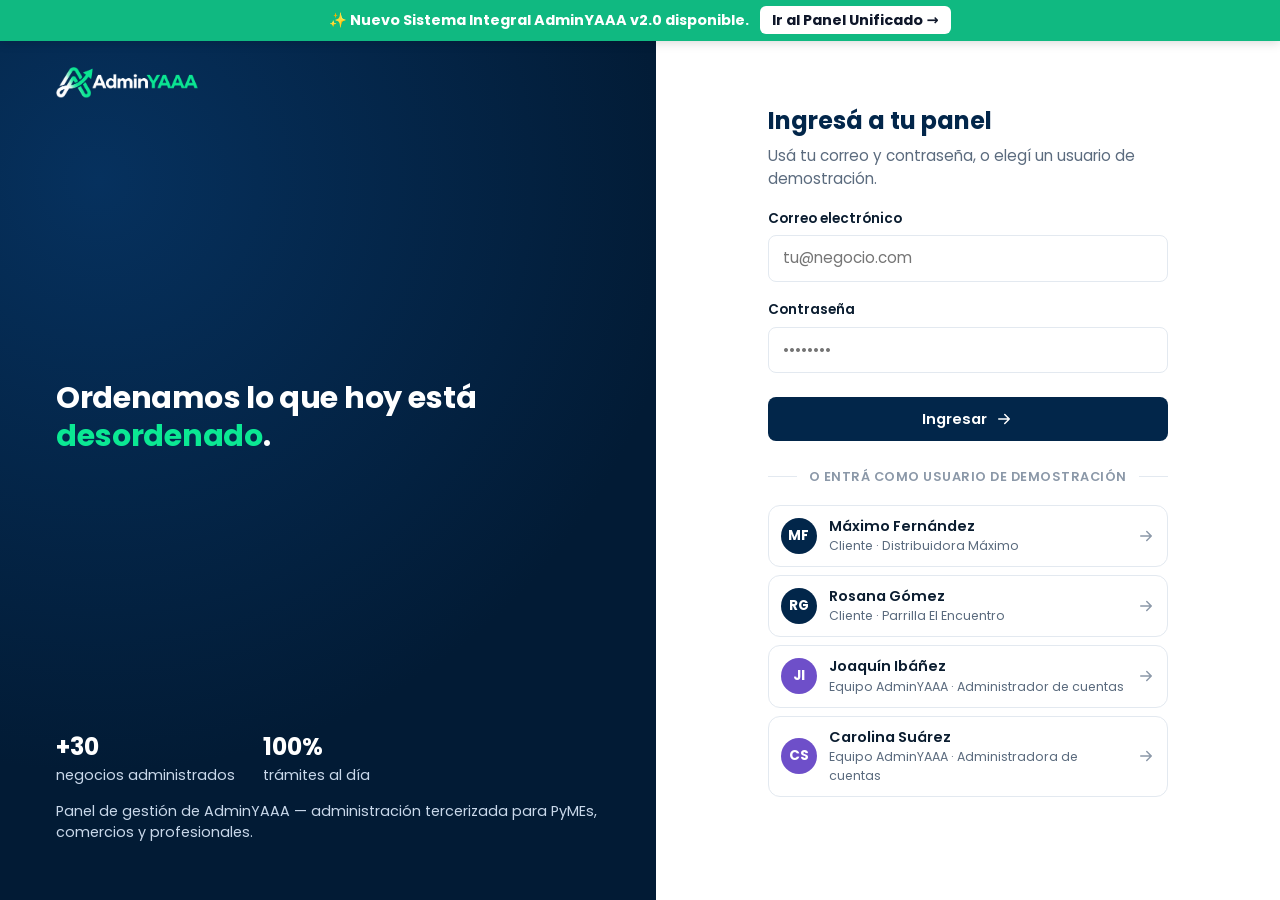
<file: app/index.html>
<!DOCTYPE html>
<html lang="es-AR">
<head>
<meta charset="utf-8">
<meta name="viewport" content="width=device-width, initial-scale=1, viewport-fit=cover">
<title>Ingresar | Panel AdminYAAA</title>
<meta name="robots" content="noindex, nofollow">
<link rel="icon" type="image/png" sizes="32x32" href="../assets/img/favicon-32.png">
<link rel="stylesheet" href="assets/css/app.css?v=2">
</head>
<body>

<svg width="0" height="0" style="position:absolute" aria-hidden="true" focusable="false">
  <symbol id="i-arrow-right" viewBox="0 0 24 24"><path d="M5 12h14M13 6l6 6-6 6"/></symbol>
  <symbol id="i-lock" viewBox="0 0 24 24"><rect x="4" y="10" width="16" height="10" rx="2"/><path d="M8 10V7a4 4 0 0 1 8 0v3"/></symbol>
  <symbol id="i-mail" viewBox="0 0 24 24"><rect x="3" y="5" width="18" height="14" rx="2"/><path d="M3 7l9 6 9-6"/></symbol>
  <symbol id="i-alert" viewBox="0 0 24 24"><path d="M12 9v4M12 17h.01"/><path d="M10.3 3.9 2.5 18a1.5 1.5 0 0 0 1.3 2.2h16.4a1.5 1.5 0 0 0 1.3-2.2L13.7 3.9a1.5 1.5 0 0 0-2.6 0Z"/></symbol>
</svg>

<div class="login-page">
  <div style="position:fixed;top:0;left:0;right:0;background:#10B981;color:#FFFFFF;padding:0.6rem 1rem;text-align:center;font-weight:700;font-size:0.9rem;z-index:99999;box-shadow:0 2px 10px rgba(0,0,0,0.15)">
    ✨ Nuevo Sistema Integral AdminYAAA v2.0 disponible. <a href="../panel/auth.html" style="color:#0F172A;background:#FFFFFF;padding:0.25rem 0.75rem;border-radius:6px;margin-left:0.5rem;text-decoration:none;font-weight:800">Ir al Panel Unificado &rarr;</a>
  </div>
  <aside class="login-side" style="padding-top:4rem">
    <div class="login-side-logo"><img src="../assets/img/adminyaaa-logo-dark.png" alt="AdminYAAA"></div>
    <p class="login-side-quote">Ordenamos lo que hoy está <span>desordenado</span>.</p>
    <div class="login-side-foot">
      <div class="login-side-stats">
        <div><b>+30</b>negocios administrados</div>
        <div><b>100%</b>trámites al día</div>
      </div>
      <p>Panel de gestión de AdminYAAA — administración tercerizada para PyMEs, comercios y profesionales.</p>
    </div>
  </aside>

  <main class="login-main">
    <div class="login-card">
      <div class="login-logo-mobile"><img src="../assets/img/adminyaaa-logo-dark.png" alt="AdminYAAA" style="filter:invert(1) brightness(0.2)"></div>
      <h1>Ingresá a tu panel</h1>
      <p class="sub">Usá tu correo y contraseña, o elegí un usuario de demostración.</p>

      <form id="login-form" novalidate>
        <div class="field" id="field-email">
          <label for="email">Correo electrónico</label>
          <input type="email" id="email" name="email" placeholder="tu@negocio.com" autocomplete="username">
          <p class="field-error">Ingresá un correo válido.</p>
        </div>
        <div class="field" id="field-pass">
          <label for="pass">Contraseña</label>
          <input type="password" id="pass" name="pass" placeholder="••••••••" autocomplete="current-password">
          <p class="field-error">Ingresá tu contraseña.</p>
        </div>
        <div class="login-error" id="login-error"><svg class="i" aria-hidden="true"><use href="#i-alert"/></svg><span>No pudimos encontrar ese usuario. Probá con uno de los accesos de demostración.</span></div>
        <div class="login-submit">
          <button class="btn btn--primary btn--block" type="submit">Ingresar<svg class="i" aria-hidden="true"><use href="#i-arrow-right"/></svg></button>
        </div>
      </form>

      <div class="login-divider">o entrá como usuario de demostración</div>
      <div class="demo-users" id="demo-users"></div>
    </div>
  </main>
</div>

<script src="assets/js/data.js?v=2"></script>
<script>
  const demoWrap = document.getElementById('demo-users');
  AyData.getUsers().forEach(u => {
    const empresa = u.empresaId ? AyData.getEmpresa(u.empresaId) : null;
    const btn = document.createElement('button');
    btn.type = 'button';
    btn.className = 'demo-user-btn';
    btn.dataset.role = u.role;
    btn.innerHTML = `
      <span class="demo-user-avatar">${u.iniciales}</span>
      <span class="demo-user-info">
        <span class="demo-user-name">${u.nombre}</span>
        <span class="demo-user-role">${u.role === 'client' ? 'Cliente · ' + empresa.nombre : 'Equipo AdminYAAA · ' + u.cargo}</span>
      </span>
      <svg class="i" aria-hidden="true"><use href="#i-arrow-right"/></svg>`;
    btn.addEventListener('click', () => enter(u.id));
    demoWrap.appendChild(btn);
  });

  function enter(userId) {
    AyData.setSession(userId);
    window.location.href = 'panel.html#/dashboard';
  }

  const form = document.getElementById('login-form');
  const errBox = document.getElementById('login-error');
  form.addEventListener('submit', (e) => {
    e.preventDefault();
    errBox.classList.remove('is-visible');
    const email = document.getElementById('email').value.trim().toLowerCase();
    const pass = document.getElementById('pass').value;
    let valid = true;
    document.getElementById('field-email').classList.toggle('has-error', !email);
    document.getElementById('field-pass').classList.toggle('has-error', !pass);
    if (!email || !pass) return;
    const user = AyData.getUsers().find(u => u.email.toLowerCase() === email);
    if (!user) { errBox.classList.add('is-visible'); return; }
    enter(user.id);
  });
</script>
</body>
</html>
</file>
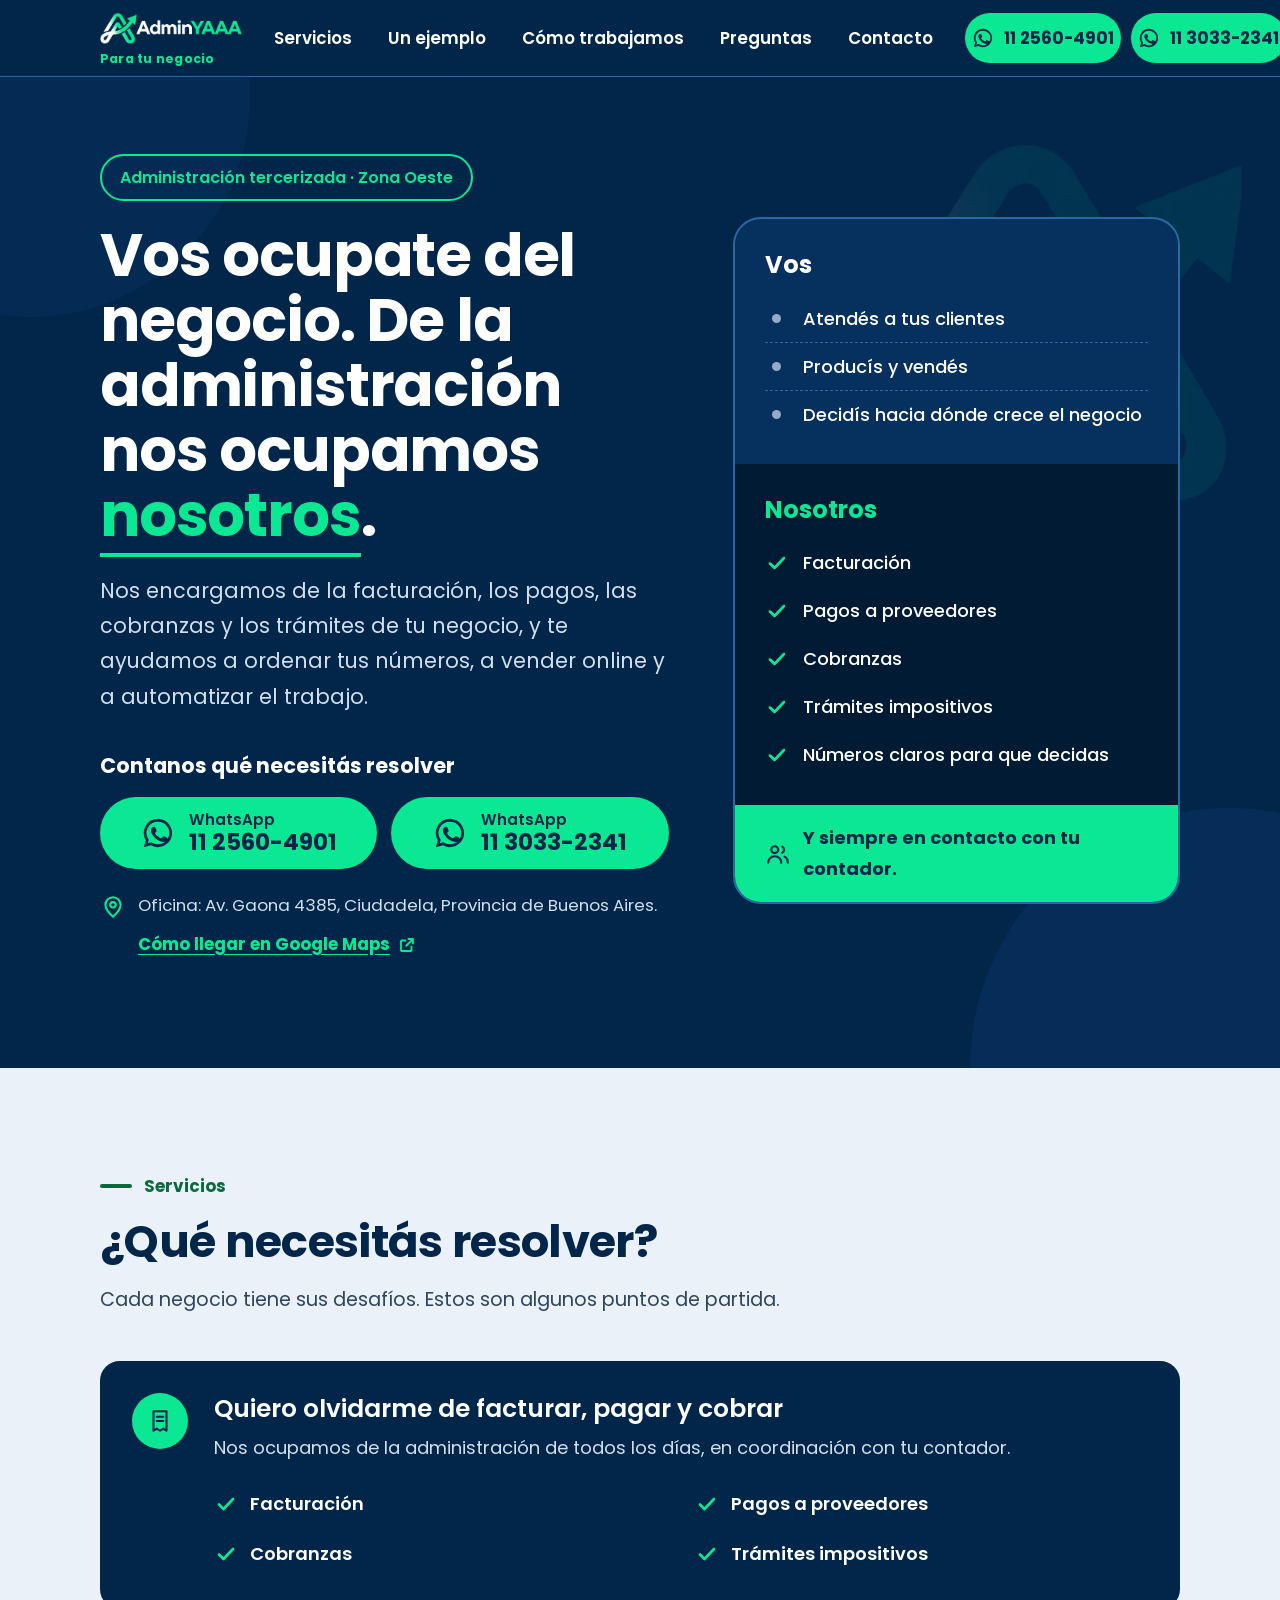
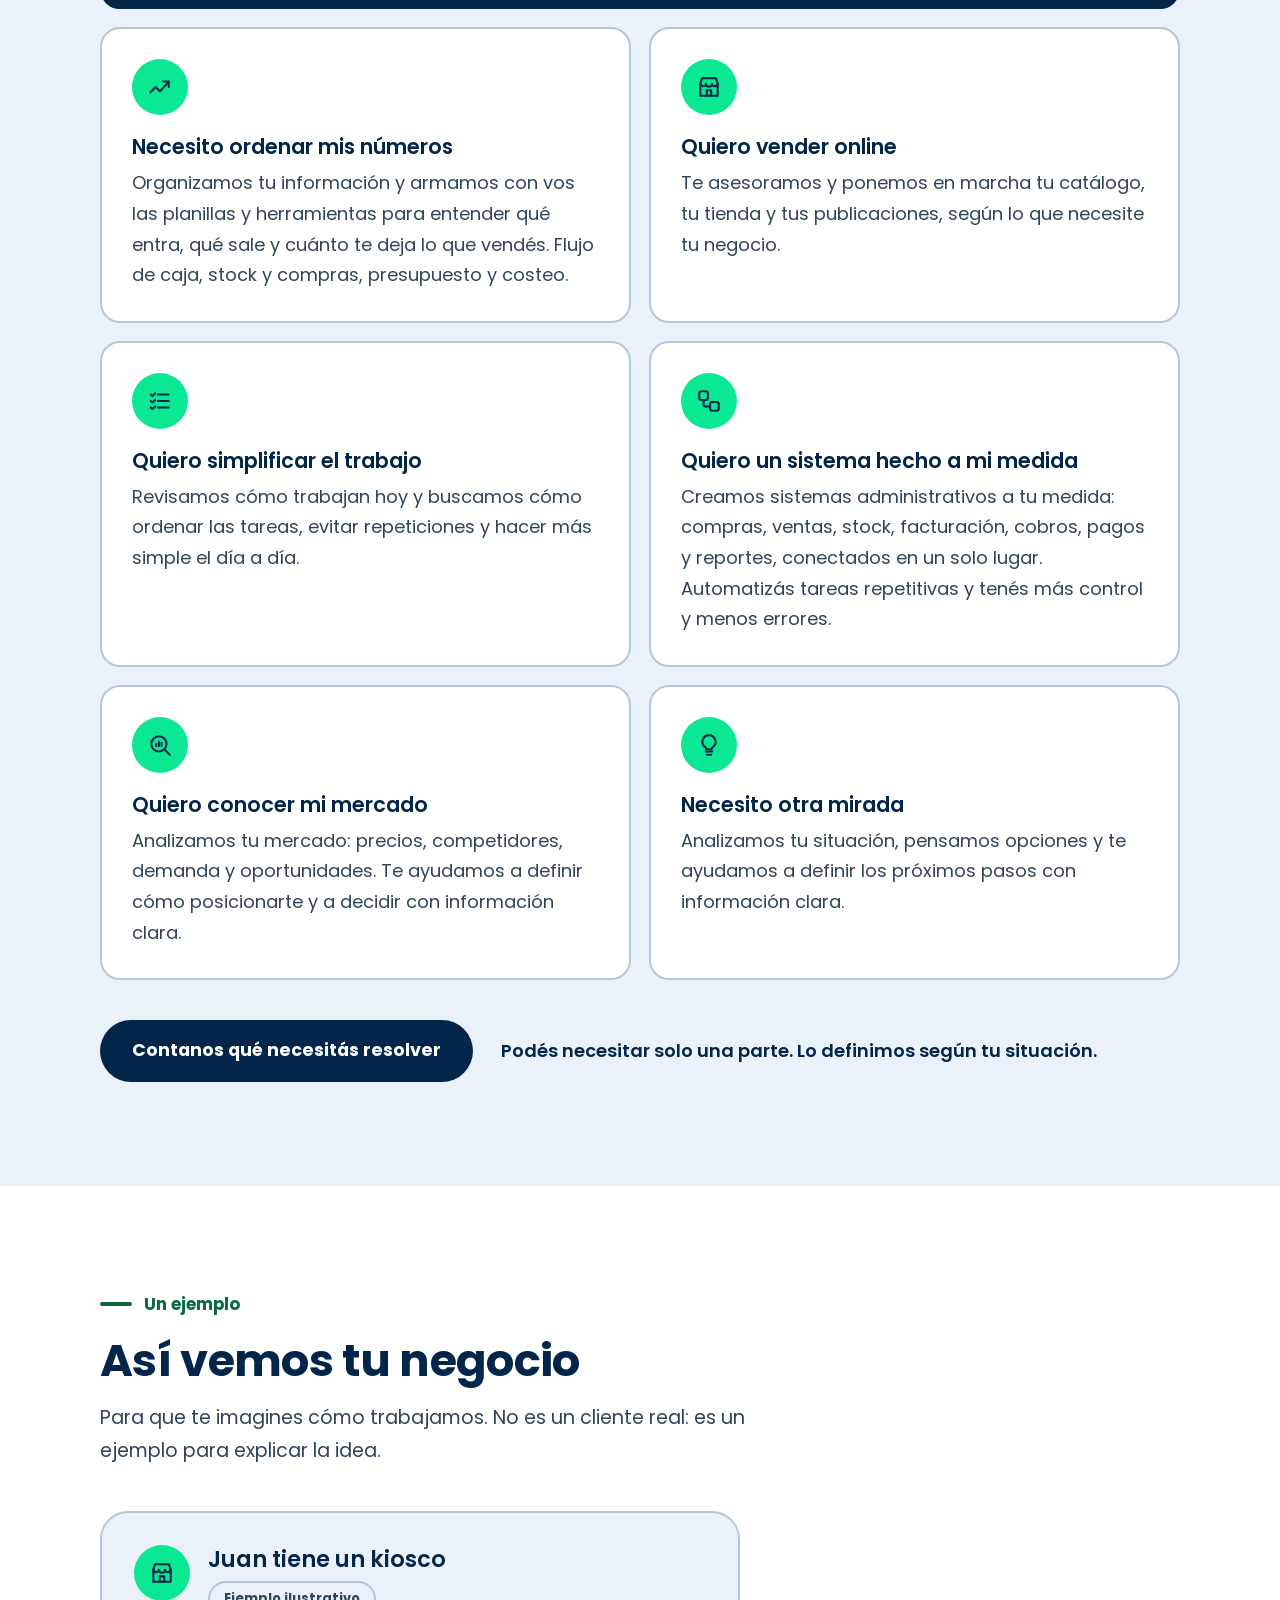
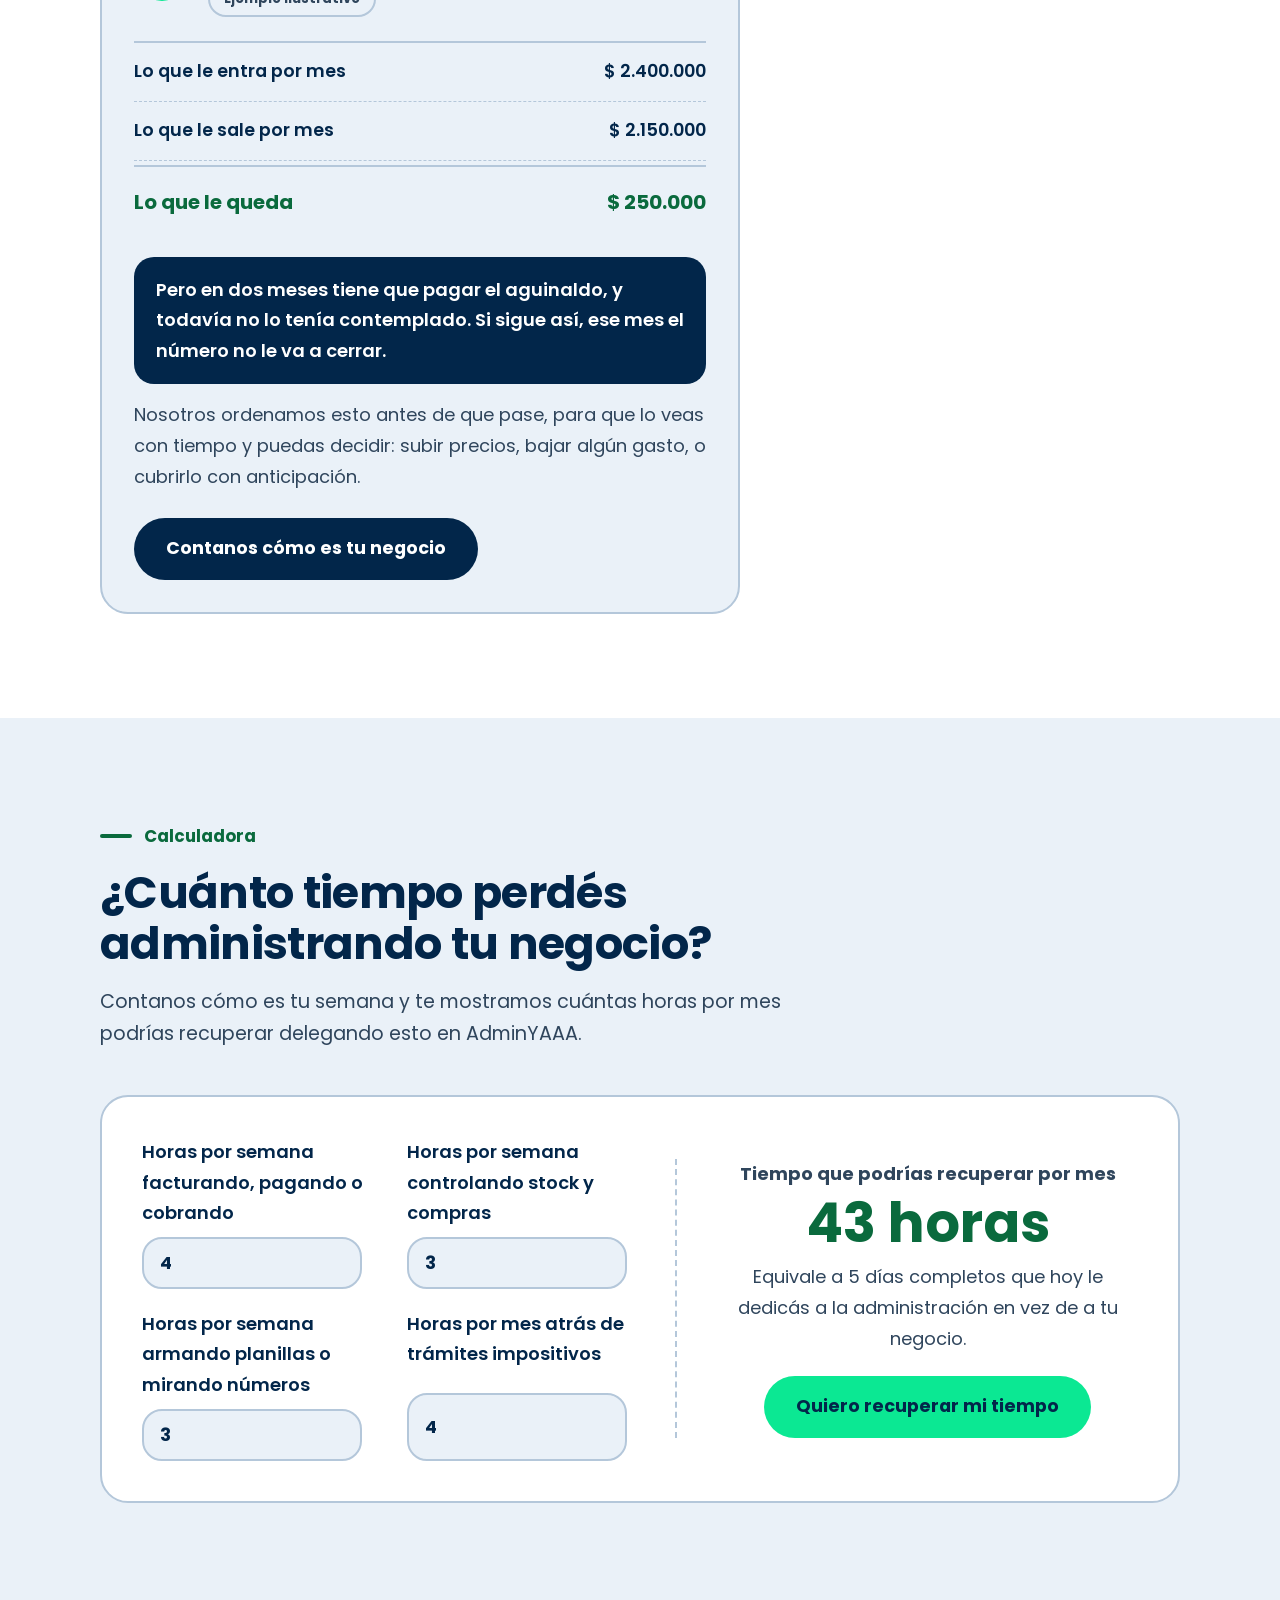
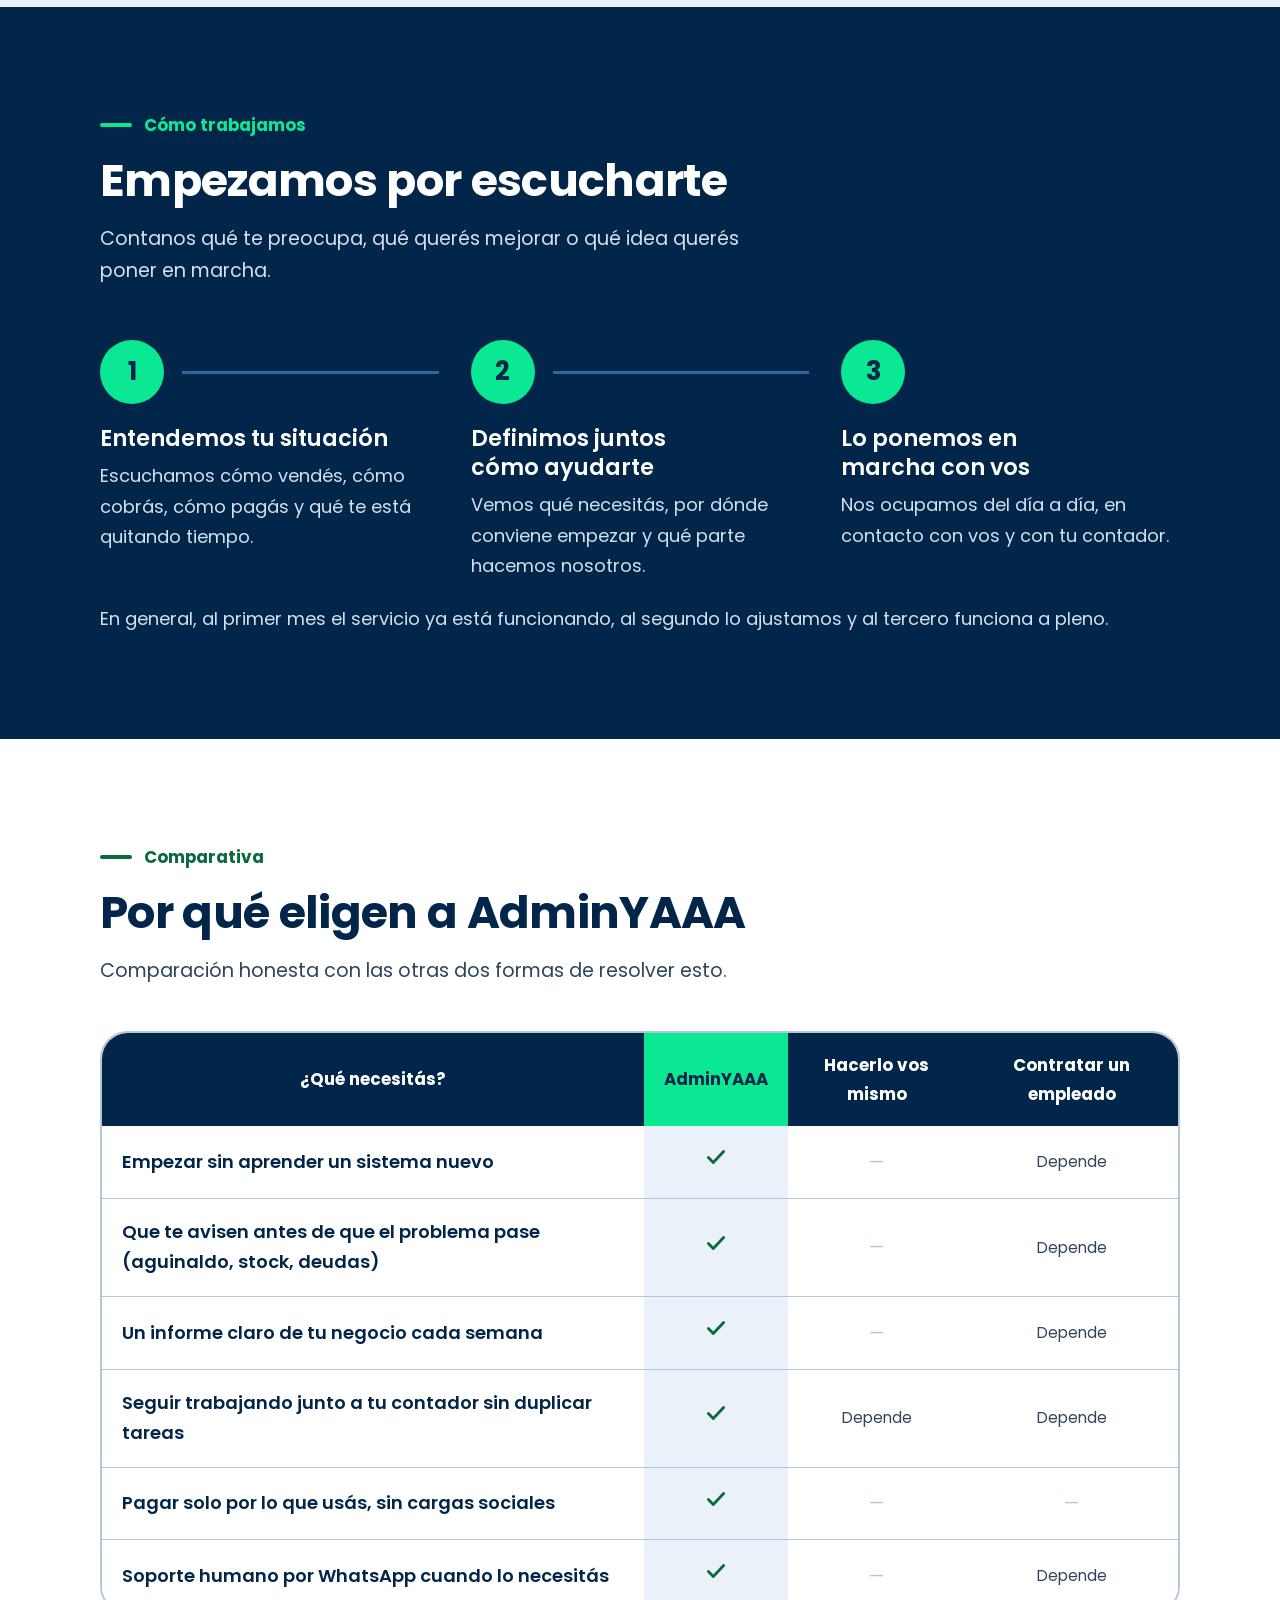
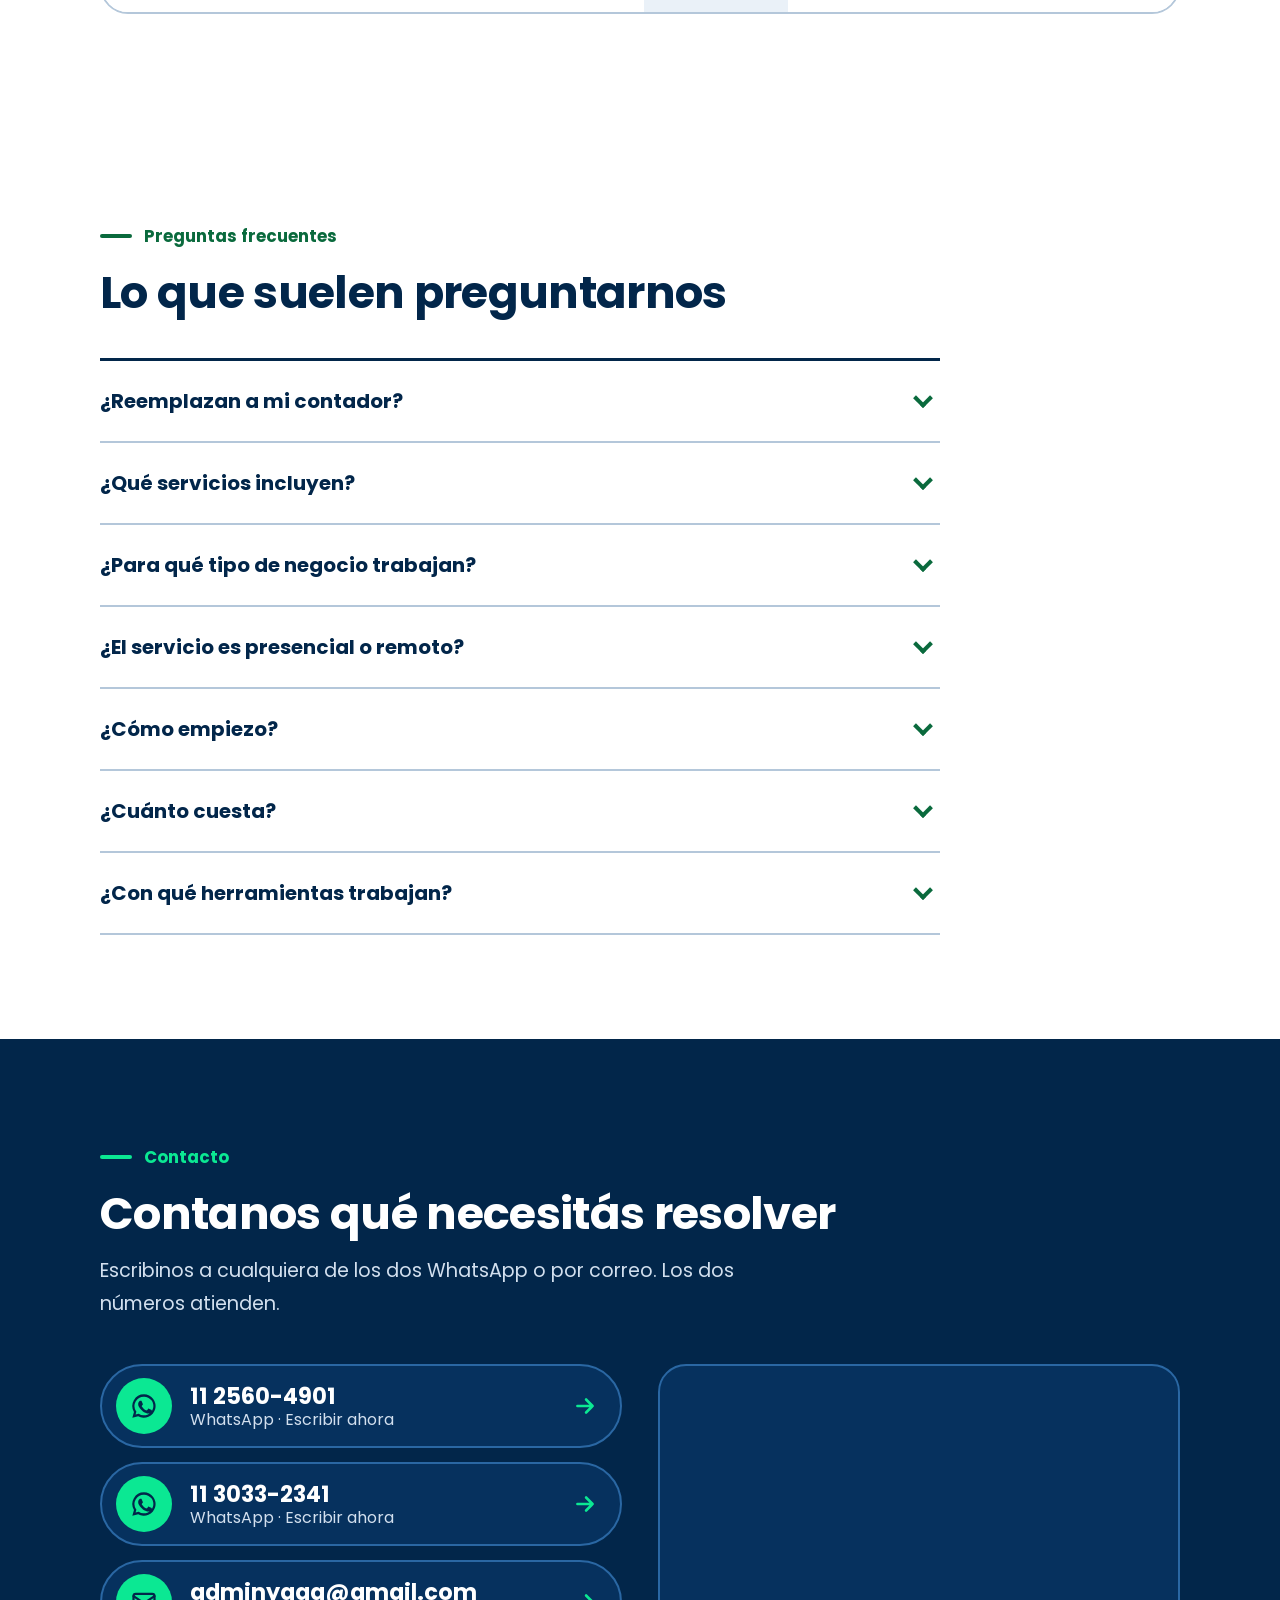
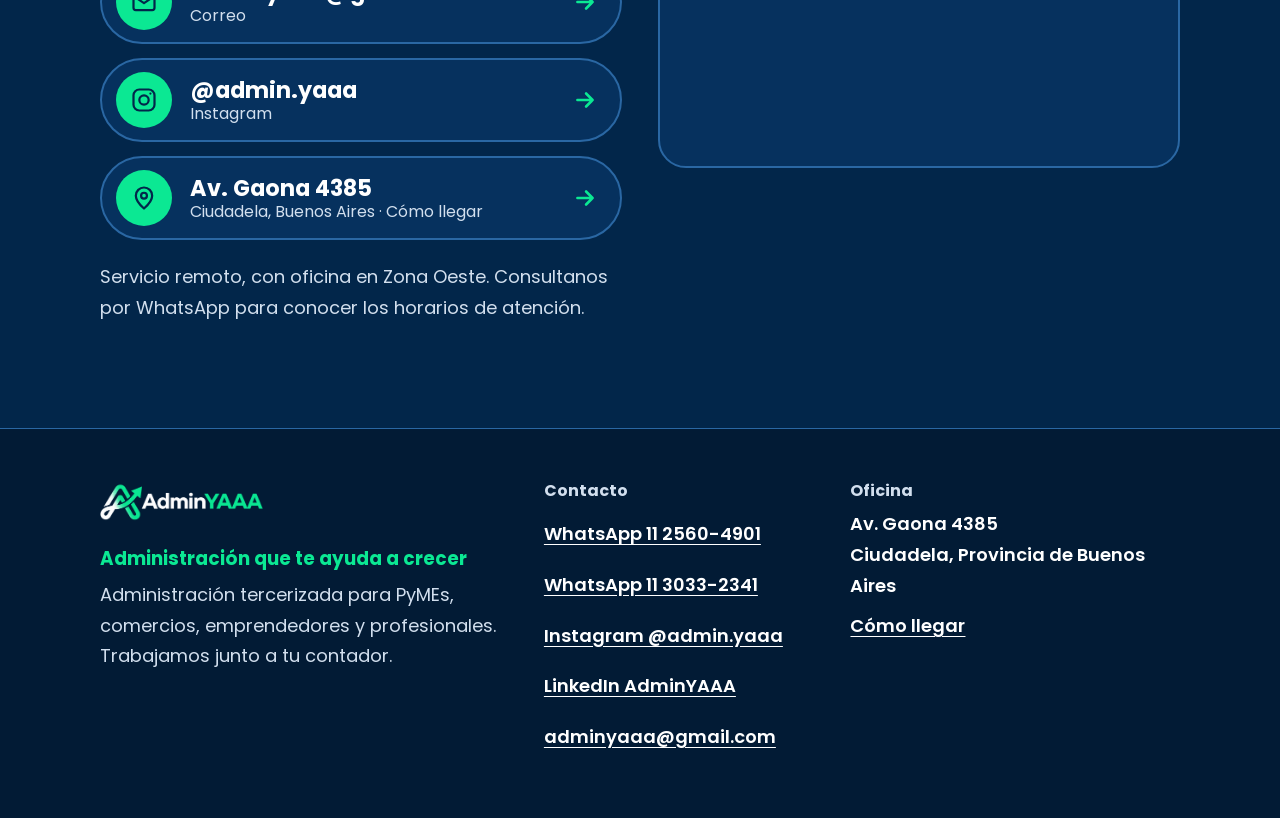
<file: legacy_adminyaaa_corporate/index.html>
<!DOCTYPE html>
<html lang="es-AR">
<head>
<meta charset="utf-8">
<meta name="viewport" content="width=device-width, initial-scale=1, viewport-fit=cover">
<title>Administración tercerizada para PyMEs | AdminYAAA, Ciudadela</title>
<meta name="description" content="Administración de tu negocio: facturación, pagos, cobranzas, sistemas a tu medida y ayuda para vender online. Junto a tu contador. Ciudadela, Zona Oeste.">
<meta name="theme-color" content="#02264A">

<!-- BORRADOR: no indexar hasta publicar. Al publicar, borrar la línea de abajo (ver README.md). -->
<meta name="robots" content="noindex, nofollow">

<!-- Dominio definitivo: https://adminya.com.ar/ (el www redirige a esta dirección). -->
<link rel="canonical" href="https://adminya.com.ar/">
<meta property="og:type" content="website">
<meta property="og:url" content="https://adminya.com.ar/">
<meta property="og:locale" content="es_AR">
<meta property="og:site_name" content="AdminYAAA">
<meta property="og:title" content="AdminYAAA: vos ocupate del negocio, de la administración nos ocupamos nosotros">
<meta property="og:description" content="Administración tercerizada para PyMEs, comercios, emprendedores y profesionales. Trabajamos junto a tu contador.">
<meta property="og:image" content="https://adminya.com.ar/assets/img/og-image.png">
<meta property="og:image:width" content="1200">
<meta property="og:image:height" content="630">
<meta name="twitter:card" content="summary_large_image">

<link rel="icon" type="image/png" sizes="32x32" href="assets/img/favicon-32.png">
<link rel="apple-touch-icon" href="assets/img/apple-touch-icon.png">
<link rel="preload" href="assets/fonts/poppins-400.woff2" as="font" type="font/woff2" crossorigin>
<link rel="preload" href="assets/fonts/poppins-700.woff2" as="font" type="font/woff2" crossorigin>
<link rel="stylesheet" href="assets/css/styles.css?v=2">
<script>document.documentElement.classList.add('js');</script>

<!-- Datos estructurados: negocio local. Solo incluye datos CONFIRMADOS.
     [DATO A COMPLETAR: "openingHours" (cuando haya horarios); sumar el enlace de la ficha de Google a "sameAs"] -->
<script type="application/ld+json">
{
  "@context": "https://schema.org",
  "@type": "ProfessionalService",
  "name": "AdminYAAA",
  "url": "https://adminya.com.ar/",
  "logo": "https://adminya.com.ar/assets/img/apple-touch-icon.png",
  "image": "https://adminya.com.ar/assets/img/og-image.png",
  "description": "Administración tercerizada para PyMEs, comercios, emprendedores y profesionales: facturación, pagos, cobranzas, trámites, números claros, análisis de mercado, sistemas administrativos a medida y ayuda para vender online. Trabajamos junto al contador del cliente.",
  "telephone": ["+5491125604901", "+5491130332341"],
  "email": "adminyaaa@gmail.com",
  "address": {
    "@type": "PostalAddress",
    "streetAddress": "Av. Gaona 4385",
    "addressLocality": "Ciudadela",
    "addressRegion": "Provincia de Buenos Aires",
    "addressCountry": "AR"
  },
  "geo": { "@type": "GeoCoordinates", "latitude": -34.6344412, "longitude": -58.550395 },
  "sameAs": ["https://www.instagram.com/admin.yaaa/", "https://www.linkedin.com/company/adminya/"]
}
</script>
<script type="application/ld+json">
{
  "@context": "https://schema.org",
  "@type": "FAQPage",
  "mainEntity": [
    { "@type": "Question", "name": "¿Reemplazan a mi contador?", "acceptedAnswer": { "@type": "Answer", "text": "No. Trabajamos junto a tu contador: nosotros nos ocupamos de la administración diaria y de ordenar la información, y él sigue a cargo de lo que le corresponde." } },
    { "@type": "Question", "name": "¿Qué servicios incluyen?", "acceptedAnswer": { "@type": "Answer", "text": "Nos ocupamos de la administración diaria: facturación, pagos a proveedores, cobranzas y trámites impositivos. También te ayudamos a ordenar tus números (flujo de caja, stock y compras, presupuesto, costeo y márgenes), a simplificar el trabajo, a vender online, a analizar tu mercado (precios, competidores, demanda y oportunidades) y a crear sistemas administrativos a tu medida para automatizar tareas. Podés necesitar solo una parte: lo definimos según tu situación." } },
    { "@type": "Question", "name": "¿Para qué tipo de negocio trabajan?", "acceptedAnswer": { "@type": "Answer", "text": "Para PyMEs, comercios, emprendedores y profesionales. Si no estás seguro de si tu caso encaja, contanos cómo funciona tu negocio y lo vemos." } },
    { "@type": "Question", "name": "¿El servicio es presencial o remoto?", "acceptedAnswer": { "@type": "Answer", "text": "Es remoto, así que trabajamos con clientes de Buenos Aires y también del interior del país. Además tenemos oficina en Zona Oeste, en Av. Gaona 4385, Ciudadela." } },
    { "@type": "Question", "name": "¿Cómo empiezo?", "acceptedAnswer": { "@type": "Answer", "text": "Escribinos por cualquiera de los dos WhatsApp o por correo a adminyaaa@gmail.com. Nos contás qué necesitás y a partir de ahí vemos cómo ayudarte." } },
    { "@type": "Question", "name": "¿Cuánto cuesta?", "acceptedAnswer": { "@type": "Answer", "text": "Depende de lo que necesite cada negocio. Trabajamos con un abono mensual o por proyecto puntual. Escribinos y te lo explicamos según tu caso." } },
    { "@type": "Question", "name": "¿Con qué herramientas trabajan?", "acceptedAnswer": { "@type": "Answer", "text": "Con Excel, Google Drive y WhatsApp, además de los sistemas propios que armamos a medida de cada negocio." } }
  ]
}
</script>
</head>
<body>

<!-- Iconos (se reutilizan con <use>) -->
<svg width="0" height="0" style="position:absolute" aria-hidden="true" focusable="false">
  <symbol id="i-wa" viewBox="0 0 24 24"><path d="M12 2a10 10 0 0 0-8.6 15.1L2 22l5-1.3A10 10 0 1 0 12 2Zm0 2a8 8 0 1 1-4.2 14.8l-.4-.2-2.6.7.7-2.5-.3-.4A8 8 0 0 1 12 4Zm-3 3.5c-.3 0-.7.1-1 .5-.3.4-1 1-1 2.4s1 2.8 1.2 3c.1.2 2 3.1 5 4.3 2.4 1 2.9.8 3.4.7.5-.1 1.7-.7 1.9-1.4.2-.7.2-1.3.2-1.4-.1-.1-.3-.2-.6-.4l-1.9-.9c-.3-.1-.5-.1-.7.2l-.9 1.1c-.2.2-.3.2-.6.1-.3-.2-1.2-.4-2.3-1.4-.9-.8-1.4-1.7-1.6-2-.2-.3 0-.4.1-.6l.5-.5c.1-.2.2-.3.3-.5.1-.2.1-.4 0-.5l-.9-2.1c-.2-.5-.5-.5-.7-.5Z"/></symbol>
  <symbol id="i-menu" viewBox="0 0 24 24"><path d="M4 7h16M4 12h16M4 17h16"/></symbol>
  <symbol id="i-pin" viewBox="0 0 24 24"><path d="M12 21s7-6.2 7-11a7 7 0 0 0-14 0c0 4.8 7 11 7 11z"/><circle cx="12" cy="10" r="2.5"/></symbol>
  <symbol id="i-mail" viewBox="0 0 24 24"><rect x="3" y="5" width="18" height="14" rx="2"/><path d="M3 7l9 6 9-6"/></symbol>
  <symbol id="i-ig" viewBox="0 0 24 24"><rect x="3" y="3" width="18" height="18" rx="5"/><circle cx="12" cy="12" r="4"/><path d="M17.5 6.5h.01"/></symbol>
  <symbol id="i-check" viewBox="0 0 24 24"><path d="M5 12.5l4.5 4.5L19 7"/></symbol>
  <symbol id="i-arrow" viewBox="0 0 24 24"><path d="M5 12h14M13 6l6 6-6 6"/></symbol>
  <symbol id="i-users" viewBox="0 0 24 24"><circle cx="9" cy="8" r="3.2"/><path d="M3 20c0-3.3 2.7-6 6-6s6 2.7 6 6"/><path d="M16 5.2a3.2 3.2 0 0 1 0 5.6M18 14.4c1.8.8 3 2.7 3 5.6"/></symbol>
  <symbol id="i-ext" viewBox="0 0 24 24"><path d="M14 4h6v6M20 4l-9 9M18 14v5a1 1 0 0 1-1 1H5a1 1 0 0 1-1-1V7a1 1 0 0 1 1-1h5"/></symbol>
  <symbol id="i-receipt" viewBox="0 0 24 24"><path d="M6 3h12v18l-3-2-3 2-3-2-3 2V3z"/><path d="M9 8h6M9 12h6"/></symbol>
  <symbol id="i-trend" viewBox="0 0 24 24"><path d="M3 17l5-5 4 4 8-9"/><path d="M15 7h5v5"/></symbol>
  <symbol id="i-store" viewBox="0 0 24 24"><path d="M4 9l1.5-5h13L20 9"/><path d="M4 9v11h16V9"/><path d="M4 9a2.7 2.7 0 0 0 5.3 0 2.7 2.7 0 0 0 5.4 0A2.7 2.7 0 0 0 20 9"/><path d="M10 20v-5h4v5"/></symbol>
  <symbol id="i-tasks" viewBox="0 0 24 24"><path d="M10 6h10M10 12h10M10 18h10"/><path d="M3.5 6l1.5 1.5L7.5 5M3.5 12l1.5 1.5L7.5 11M3.5 18l1.5 1.5L7.5 17"/></symbol>
  <symbol id="i-flow" viewBox="0 0 24 24"><rect x="3" y="3" width="8" height="8" rx="2"/><path d="M7 11v4a2 2 0 0 0 2 2h4"/><rect x="13" y="13" width="8" height="8" rx="2"/></symbol>
  <symbol id="i-search" viewBox="0 0 24 24"><circle cx="11" cy="11" r="7"/><path d="M21 21l-4.3-4.3"/><path d="M8.5 13v-2M11 13V9M13.5 13v-3"/></symbol>
  <symbol id="i-bulb" viewBox="0 0 24 24"><path d="M9 18h6M10 21h4"/><path d="M12 3a6 6 0 0 0-3.5 10.9c.6.5 1 1.2 1 2.1h5c0-.9.4-1.6 1-2.1A6 6 0 0 0 12 3z"/></symbol>
</svg>

<a class="skip-link" href="#contenido">Saltar al contenido</a>

<!-- ============================ ENCABEZADO ============================ -->
<header class="site-header navy">
  <div class="wrap header-inner">
    <a class="brand-block" href="#inicio">
      <picture>
        <source srcset="assets/img/adminyaaa-logo-dark.webp" type="image/webp">
        <img src="assets/img/adminyaaa-logo-dark.png" alt="AdminYAAA" width="760" height="214">
      </picture>
      <span class="brand-tag">Para tu negocio</span>
    </a>
    <button class="menu-btn" type="button" id="menu-btn" aria-expanded="false" aria-controls="menu">
      <svg class="i" aria-hidden="true"><use href="#i-menu"/></svg><span>Menú</span>
    </button>
    <nav class="header-nav" id="menu" aria-label="Principal">
      <ul class="nav-list">
        <li><a href="#servicios">Servicios</a></li>
        <li><a href="#ejemplo">Un ejemplo</a></li>
        <li><a href="#como-trabajamos">Cómo trabajamos</a></li>
        <li><a href="#preguntas">Preguntas</a></li>
        <li><a href="#contacto">Contacto</a></li>
      </ul>
    </nav>
    <div class="header-cta">
      <a class="wa wa--sm" href="https://wa.me/5491125604901?text=Hola%20AdminYAAA%2C%20quiero%20consultar%20por%20la%20administraci%C3%B3n%20de%20mi%20negocio." target="_blank" rel="noopener">
        <svg class="i" aria-hidden="true"><use href="#i-wa"/></svg><span class="sr-only">WhatsApp </span><span class="wa-num">11 2560-4901</span><span class="sr-only">(se abre en una pestaña nueva)</span>
      </a>
      <a class="wa wa--sm" href="https://wa.me/5491130332341?text=Hola%20AdminYAAA%2C%20quiero%20consultar%20por%20la%20administraci%C3%B3n%20de%20mi%20negocio." target="_blank" rel="noopener">
        <svg class="i" aria-hidden="true"><use href="#i-wa"/></svg><span class="sr-only">WhatsApp </span><span class="wa-num">11 3033-2341</span><span class="sr-only">(se abre en una pestaña nueva)</span>
      </a>
    </div>
  </div>
</header>

<main id="contenido">

  <!-- ============================ PORTADA ============================ -->
  <section class="hero navy" id="inicio" aria-labelledby="t-inicio">
    <div class="wrap hero-grid">
      <div class="hero-copy">
        <p class="eyebrow">Administración tercerizada · Zona Oeste</p>
        <h1 id="t-inicio">Vos ocupate del negocio. De la administración nos ocupamos <span class="mark">nosotros</span>.</h1>
        <p class="lead">Nos encargamos de la facturación, los pagos, las cobranzas y los trámites de tu negocio, y te ayudamos a ordenar tus números, a vender online y a automatizar el trabajo.</p>

        <div class="hero-cta" id="hero-cta">
          <p class="cta-title">Contanos qué necesitás resolver</p>
          <div class="wa-pair">
            <a class="wa" href="https://wa.me/5491125604901?text=Hola%20AdminYAAA%2C%20quiero%20consultar%20por%20la%20administraci%C3%B3n%20de%20mi%20negocio." target="_blank" rel="noopener">
              <svg class="i" aria-hidden="true"><use href="#i-wa"/></svg>
              <span class="wa-text"><span class="wa-label">WhatsApp</span><span class="wa-num">11 2560-4901</span></span>
              <span class="sr-only">(se abre en una pestaña nueva)</span>
            </a>
            <a class="wa" href="https://wa.me/5491130332341?text=Hola%20AdminYAAA%2C%20quiero%20consultar%20por%20la%20administraci%C3%B3n%20de%20mi%20negocio." target="_blank" rel="noopener">
              <svg class="i" aria-hidden="true"><use href="#i-wa"/></svg>
              <span class="wa-text"><span class="wa-label">WhatsApp</span><span class="wa-num">11 3033-2341</span></span>
              <span class="sr-only">(se abre en una pestaña nueva)</span>
            </a>
          </div>
          <div class="hero-address">
            <svg class="i" aria-hidden="true"><use href="#i-pin"/></svg>
            <p>Oficina: Av. Gaona 4385, Ciudadela, Provincia de Buenos Aires.
              <a class="link-go" href="https://share.google/GwaTx7BCfUCzjgzkv" target="_blank" rel="noopener">Cómo llegar en Google Maps<svg class="i" aria-hidden="true"><use href="#i-ext"/></svg><span class="sr-only"> (se abre en una pestaña nueva)</span></a>
            </p>
          </div>
        </div>
      </div>

      <div class="split" role="group" aria-label="Cómo nos repartimos el trabajo">
        <div class="split-you">
          <p class="split-title">Vos</p>
          <ul>
            <li>Atendés a tus clientes</li>
            <li>Producís y vendés</li>
            <li>Decidís hacia dónde crece el negocio</li>
          </ul>
        </div>
        <div class="split-us">
          <p class="split-title">Nosotros</p>
          <ul>
            <li><svg class="i" aria-hidden="true"><use href="#i-check"/></svg>Facturación</li>
            <li><svg class="i" aria-hidden="true"><use href="#i-check"/></svg>Pagos a proveedores</li>
            <li><svg class="i" aria-hidden="true"><use href="#i-check"/></svg>Cobranzas</li>
            <li><svg class="i" aria-hidden="true"><use href="#i-check"/></svg>Trámites impositivos</li>
            <li><svg class="i" aria-hidden="true"><use href="#i-check"/></svg>Números claros para que decidas</li>
          </ul>
        </div>
        <p class="split-foot"><svg class="i" aria-hidden="true"><use href="#i-users"/></svg>Y siempre en contacto con tu contador.</p>
      </div>
    </div>
  </section>

  <!-- ============================ SERVICIOS ============================ -->
  <!-- Los textos de estas tarjetas parten de la versión que envió el dueño y de sus piezas gráficas (análisis de mercado y sistemas a medida). Se evitaron frases absolutas ("cualquier proceso", "100 %") que no se pueden demostrar. -->
  <section class="section section--tint" id="servicios" aria-labelledby="t-servicios">
    <div class="wrap">
      <p class="kicker">Servicios</p>
      <h2 id="t-servicios">¿Qué necesitás resolver?</h2>
      <p class="intro">Cada negocio tiene sus desafíos. Estos son algunos puntos de partida.</p>

      <div class="needs">
        <article class="need need--main">
          <div class="badge"><svg class="i" aria-hidden="true"><use href="#i-receipt"/></svg></div>
          <h3>Quiero olvidarme de facturar, pagar y cobrar</h3>
          <p>Nos ocupamos de la administración de todos los días, en coordinación con tu contador.</p>
          <ul class="need-list">
            <li><svg class="i" aria-hidden="true"><use href="#i-check"/></svg>Facturación</li>
            <li><svg class="i" aria-hidden="true"><use href="#i-check"/></svg>Pagos a proveedores</li>
            <li><svg class="i" aria-hidden="true"><use href="#i-check"/></svg>Cobranzas</li>
            <li><svg class="i" aria-hidden="true"><use href="#i-check"/></svg>Trámites impositivos</li>
          </ul>
        </article>

        <article class="need">
          <div class="badge"><svg class="i" aria-hidden="true"><use href="#i-trend"/></svg></div>
          <h3>Necesito ordenar mis números</h3>
          <p>Organizamos tu información y armamos con vos las planillas y herramientas para entender qué entra, qué sale y cuánto te deja lo que vendés. Flujo de caja, stock y compras, presupuesto y costeo.</p>
        </article>

        <article class="need">
          <div class="badge"><svg class="i" aria-hidden="true"><use href="#i-store"/></svg></div>
          <h3>Quiero vender online</h3>
          <p>Te asesoramos y ponemos en marcha tu catálogo, tu tienda y tus publicaciones, según lo que necesite tu negocio.</p>
        </article>

        <article class="need">
          <div class="badge"><svg class="i" aria-hidden="true"><use href="#i-tasks"/></svg></div>
          <h3>Quiero simplificar el trabajo</h3>
          <p>Revisamos cómo trabajan hoy y buscamos cómo ordenar las tareas, evitar repeticiones y hacer más simple el día a día.</p>
        </article>

        <article class="need">
          <div class="badge"><svg class="i" aria-hidden="true"><use href="#i-flow"/></svg></div>
          <h3>Quiero un sistema hecho a mi medida</h3>
          <p>Creamos sistemas administrativos a tu medida: compras, ventas, stock, facturación, cobros, pagos y reportes, conectados en un solo lugar. Automatizás tareas repetitivas y tenés más control y menos errores.</p>
        </article>

        <article class="need">
          <div class="badge"><svg class="i" aria-hidden="true"><use href="#i-search"/></svg></div>
          <h3>Quiero conocer mi mercado</h3>
          <p>Analizamos tu mercado: precios, competidores, demanda y oportunidades. Te ayudamos a definir cómo posicionarte y a decidir con información clara.</p>
        </article>

        <article class="need">
          <div class="badge"><svg class="i" aria-hidden="true"><use href="#i-bulb"/></svg></div>
          <h3>Necesito otra mirada</h3>
          <p>Analizamos tu situación, pensamos opciones y te ayudamos a definir los próximos pasos con información clara.</p>
        </article>
      </div>

      <div class="needs-cta">
        <a class="btn btn--navy" href="#contacto">Contanos qué necesitás resolver</a>
        <p>Podés necesitar solo una parte. Lo definimos según tu situación.</p>
      </div>
    </div>
  </section>

  <!-- ============================ EJEMPLO ILUSTRATIVO ============================ -->
  <!-- Ejemplo ficticio, pedido por el usuario para hacer tangible el servicio "ordenar los números".
       Juan y su kiosco NO son un cliente real. Está marcado como "Ejemplo ilustrativo" y nunca debe
       presentarse como testimonio ni caso real. Los montos son redondos a propósito, para que se note
       que son ilustrativos. -->
  <section class="section" id="ejemplo" aria-labelledby="t-ejemplo">
    <div class="wrap">
      <p class="kicker">Un ejemplo</p>
      <h2 id="t-ejemplo">Así vemos tu negocio</h2>
      <p class="intro">Para que te imagines cómo trabajamos. No es un cliente real: es un ejemplo para explicar la idea.</p>

      <div class="example-card">
        <div class="example-head">
          <div class="badge"><svg class="i" aria-hidden="true"><use href="#i-store"/></svg></div>
          <div>
            <h3>Juan tiene un kiosco</h3>
            <span class="tag">Ejemplo ilustrativo</span>
          </div>
        </div>
        <ul class="ledger">
          <li><span>Lo que le entra por mes</span><span>$ 2.400.000</span></li>
          <li><span>Lo que le sale por mes</span><span>$ 2.150.000</span></li>
          <li><span>Lo que le queda</span><span>$ 250.000</span></li>
        </ul>
        <p class="example-warn">Pero en dos meses tiene que pagar el aguinaldo, y todavía no lo tenía contemplado. Si sigue así, ese mes el número no le va a cerrar.</p>
        <p class="example-note">Nosotros ordenamos esto antes de que pase, para que lo veas con tiempo y puedas decidir: subir precios, bajar algún gasto, o cubrirlo con anticipación.</p>
        <a class="btn btn--navy example-cta" href="#contacto">Contanos cómo es tu negocio</a>
      </div>
    </div>
  </section>

  <!-- ============================ CALCULADORA ============================ -->
  <section class="section section--tint" id="calculadora" aria-labelledby="t-calculadora">
    <div class="wrap">
      <p class="kicker">Calculadora</p>
      <h2 id="t-calculadora">¿Cuánto tiempo perdés administrando tu negocio?</h2>
      <p class="intro">Contanos cómo es tu semana y te mostramos cuántas horas por mes podrías recuperar delegando esto en AdminYAAA.</p>

      <div class="calc">
        <div class="calc-inputs">
          <label class="calc-field">
            <span>Horas por semana facturando, pagando o cobrando</span>
            <input type="number" id="calc-factura" min="0" max="40" value="4" inputmode="numeric">
          </label>
          <label class="calc-field">
            <span>Horas por semana controlando stock y compras</span>
            <input type="number" id="calc-stock" min="0" max="40" value="3" inputmode="numeric">
          </label>
          <label class="calc-field">
            <span>Horas por semana armando planillas o mirando números</span>
            <input type="number" id="calc-numeros" min="0" max="40" value="3" inputmode="numeric">
          </label>
          <label class="calc-field">
            <span>Horas por mes atrás de trámites impositivos</span>
            <input type="number" id="calc-tramites" min="0" max="60" value="4" inputmode="numeric">
          </label>
        </div>
        <div class="calc-result">
          <p class="calc-result-label">Tiempo que podrías recuperar por mes</p>
          <p class="calc-result-value"><span id="calc-horas">54</span> horas</p>
          <p class="calc-result-note">Equivale a <span id="calc-dias">6</span> días completos que hoy le dedicás a la administración en vez de a tu negocio.</p>
          <a class="btn btn--primary" href="#contacto">Quiero recuperar mi tiempo</a>
        </div>
      </div>
    </div>
  </section>

  <!-- ============================ CÓMO TRABAJAMOS ============================ -->
  <!-- Los 3 pasos y los plazos fueron validados por el equipo de AdminYAAA. -->
  <section class="section navy" id="como-trabajamos" aria-labelledby="t-como">
    <div class="wrap">
      <p class="kicker">Cómo trabajamos</p>
      <h2 id="t-como">Empezamos por escucharte</h2>
      <p class="intro">Contanos qué te preocupa, qué querés mejorar o qué idea querés poner en marcha.</p>
      <ol class="steps">
        <li>
          <h3>Entendemos tu situación</h3>
          <p>Escuchamos cómo vendés, cómo cobrás, cómo pagás y qué te está quitando tiempo.</p>
        </li>
        <li>
          <h3>Definimos juntos cómo ayudarte</h3>
          <p>Vemos qué necesitás, por dónde conviene empezar y qué parte hacemos nosotros.</p>
        </li>
        <li>
          <h3>Lo ponemos en marcha con vos</h3>
          <p>Nos ocupamos del día a día, en contacto con vos y con tu contador.</p>
        </li>
      </ol>
      <p class="office-note">En general, al primer mes el servicio ya está funcionando, al segundo lo ajustamos y al tercero funciona a pleno.</p>
    </div>
  </section>

  <!-- ============================ COMPARATIVA ============================ -->
  <section class="section" id="comparativa" aria-labelledby="t-comparativa">
    <div class="wrap">
      <p class="kicker">Comparativa</p>
      <h2 id="t-comparativa">Por qué eligen a AdminYAAA</h2>
      <p class="intro">Comparación honesta con las otras dos formas de resolver esto.</p>

      <div class="compare-wrap">
        <table class="compare">
          <thead>
            <tr>
              <th scope="col">¿Qué necesitás?</th>
              <th scope="col" class="compare-highlight">AdminYAAA</th>
              <th scope="col">Hacerlo vos mismo</th>
              <th scope="col">Contratar un empleado</th>
            </tr>
          </thead>
          <tbody>
            <tr><th scope="row">Empezar sin aprender un sistema nuevo</th><td class="compare-highlight"><svg class="i" aria-hidden="true"><use href="#i-check"/></svg></td><td class="compare-no">—</td><td class="compare-mid">Depende</td></tr>
            <tr><th scope="row">Que te avisen antes de que el problema pase (aguinaldo, stock, deudas)</th><td class="compare-highlight"><svg class="i" aria-hidden="true"><use href="#i-check"/></svg></td><td class="compare-no">—</td><td class="compare-mid">Depende</td></tr>
            <tr><th scope="row">Un informe claro de tu negocio cada semana</th><td class="compare-highlight"><svg class="i" aria-hidden="true"><use href="#i-check"/></svg></td><td class="compare-no">—</td><td class="compare-mid">Depende</td></tr>
            <tr><th scope="row">Seguir trabajando junto a tu contador sin duplicar tareas</th><td class="compare-highlight"><svg class="i" aria-hidden="true"><use href="#i-check"/></svg></td><td class="compare-mid">Depende</td><td class="compare-mid">Depende</td></tr>
            <tr><th scope="row">Pagar solo por lo que usás, sin cargas sociales</th><td class="compare-highlight"><svg class="i" aria-hidden="true"><use href="#i-check"/></svg></td><td class="compare-no">—</td><td class="compare-no">—</td></tr>
            <tr><th scope="row">Soporte humano por WhatsApp cuando lo necesitás</th><td class="compare-highlight"><svg class="i" aria-hidden="true"><use href="#i-check"/></svg></td><td class="compare-no">—</td><td class="compare-mid">Depende</td></tr>
          </tbody>
        </table>
      </div>
    </div>
  </section>

  <!-- ============================ PREGUNTAS FRECUENTES ============================ -->
  <!-- [DATO A COMPLETAR: seguridad de datos/accesos y tiempos de respuesta, cuando estén confirmados] -->
  <section class="section" id="preguntas" aria-labelledby="t-preguntas">
    <div class="wrap">
      <p class="kicker">Preguntas frecuentes</p>
      <h2 id="t-preguntas">Lo que suelen preguntarnos</h2>
      <div class="faq">
        <details>
          <summary>¿Reemplazan a mi contador?</summary>
          <p class="answer">No. Trabajamos junto a tu contador: nosotros nos ocupamos de la administración diaria y de ordenar la información, y él sigue a cargo de lo que le corresponde.</p>
        </details>
        <details>
          <summary>¿Qué servicios incluyen?</summary>
          <p class="answer">Nos ocupamos de la administración diaria: facturación, pagos a proveedores, cobranzas y trámites impositivos. También te ayudamos a ordenar tus números (flujo de caja, stock y compras, presupuesto, costeo y márgenes), a simplificar el trabajo, a vender online, a analizar tu mercado (precios, competidores, demanda y oportunidades) y a crear sistemas administrativos a tu medida para automatizar tareas. Podés necesitar solo una parte: lo definimos según tu situación.</p>
        </details>
        <details>
          <summary>¿Para qué tipo de negocio trabajan?</summary>
          <p class="answer">Para PyMEs, comercios, emprendedores y profesionales. Si no estás seguro de si tu caso encaja, contanos cómo funciona tu negocio y lo vemos.</p>
        </details>
        <details>
          <summary>¿El servicio es presencial o remoto?</summary>
          <p class="answer">Es remoto, así que trabajamos con clientes de Buenos Aires y también del interior del país. Además tenemos oficina en Zona Oeste, en Av. Gaona 4385, Ciudadela.</p>
        </details>
        <details>
          <summary>¿Cómo empiezo?</summary>
          <p class="answer">Escribinos por cualquiera de los dos WhatsApp o por correo a adminyaaa@gmail.com. Nos contás qué necesitás y a partir de ahí vemos cómo ayudarte.</p>
        </details>
        <details>
          <summary>¿Cuánto cuesta?</summary>
          <p class="answer">Depende de lo que necesite cada negocio. Trabajamos con un abono mensual o por proyecto puntual. Escribinos y te lo explicamos según tu caso.</p>
        </details>
        <details>
          <summary>¿Con qué herramientas trabajan?</summary>
          <p class="answer">Con Excel, Google Drive y WhatsApp, además de los sistemas propios que armamos a medida de cada negocio.</p>
        </details>
      </div>
    </div>
  </section>

  <!-- ============================ CONTACTO Y UBICACIÓN ============================ -->
  <!-- [DATO A COMPLETAR: horarios de atención; alcance geográfico real del servicio remoto; fotos reales de la oficina] -->
  <section class="section navy" id="contacto" aria-labelledby="t-contacto">
    <div class="wrap">
      <p class="kicker">Contacto</p>
      <h2 id="t-contacto">Contanos qué necesitás resolver</h2>
      <p class="intro">Escribinos a cualquiera de los dos WhatsApp o por correo. Los dos números atienden.</p>

      <div class="contact-grid">
        <div>
          <ul class="clist">
            <li><a class="crow" href="https://wa.me/5491125604901?text=Hola%20AdminYAAA%2C%20quiero%20consultar%20por%20la%20administraci%C3%B3n%20de%20mi%20negocio." target="_blank" rel="noopener">
              <span class="badge"><svg class="i i--fill" aria-hidden="true"><use href="#i-wa"/></svg></span>
              <span class="crow-text"><span class="crow-main">11 2560-4901</span><span class="crow-sub">WhatsApp · Escribir ahora</span></span>
              <span class="sr-only">(se abre en una pestaña nueva)</span><svg class="i" aria-hidden="true"><use href="#i-arrow"/></svg>
            </a></li>
            <li><a class="crow" href="https://wa.me/5491130332341?text=Hola%20AdminYAAA%2C%20quiero%20consultar%20por%20la%20administraci%C3%B3n%20de%20mi%20negocio." target="_blank" rel="noopener">
              <span class="badge"><svg class="i i--fill" aria-hidden="true"><use href="#i-wa"/></svg></span>
              <span class="crow-text"><span class="crow-main">11 3033-2341</span><span class="crow-sub">WhatsApp · Escribir ahora</span></span>
              <span class="sr-only">(se abre en una pestaña nueva)</span><svg class="i" aria-hidden="true"><use href="#i-arrow"/></svg>
            </a></li>
            <li><a class="crow" href="mailto:adminyaaa@gmail.com">
              <span class="badge"><svg class="i" aria-hidden="true"><use href="#i-mail"/></svg></span>
              <span class="crow-text"><span class="crow-main crow-main--mail">adminyaaa@gmail.com</span><span class="crow-sub">Correo</span></span>
              <svg class="i" aria-hidden="true"><use href="#i-arrow"/></svg>
            </a></li>
            <li><a class="crow" href="https://www.instagram.com/admin.yaaa/" target="_blank" rel="noopener">
              <span class="badge"><svg class="i" aria-hidden="true"><use href="#i-ig"/></svg></span>
              <span class="crow-text"><span class="crow-main">@admin.yaaa</span><span class="crow-sub">Instagram</span></span>
              <span class="sr-only">(se abre en una pestaña nueva)</span><svg class="i" aria-hidden="true"><use href="#i-arrow"/></svg>
            </a></li>
            <li><a class="crow" href="https://share.google/GwaTx7BCfUCzjgzkv" target="_blank" rel="noopener">
              <span class="badge"><svg class="i" aria-hidden="true"><use href="#i-pin"/></svg></span>
              <span class="crow-text"><span class="crow-main">Av. Gaona 4385</span><span class="crow-sub">Ciudadela, Buenos Aires · Cómo llegar</span></span>
              <span class="sr-only">(se abre en una pestaña nueva)</span><svg class="i" aria-hidden="true"><use href="#i-arrow"/></svg>
            </a></li>
          </ul>
          <p class="office-note">Servicio remoto, con oficina en Zona Oeste. Consultanos por WhatsApp para conocer los horarios de atención.</p>
        </div>

        <div class="map">
          <iframe title="Mapa con la ubicación de AdminYAAA en Av. Gaona 4385, Ciudadela" loading="lazy" referrerpolicy="no-referrer-when-downgrade" src="https://www.google.com/maps?q=-34.6344412,-58.550395&amp;z=16&amp;hl=es&amp;output=embed"></iframe>
        </div>
      </div>
    </div>
  </section>
</main>

<!-- ============================ PIE ============================ -->
<footer class="site-footer">
  <div class="wrap footer-grid">
    <div class="footer-brand">
      <a class="brand" href="#inicio">
        <picture>
          <source srcset="assets/img/adminyaaa-logo-dark.webp" type="image/webp">
          <img src="assets/img/adminyaaa-logo-dark.png" alt="AdminYAAA, volver al inicio" width="760" height="214" loading="lazy">
        </picture>
      </a>
      <p class="footer-slogan">Administración que te ayuda a crecer</p>
      <p>Administración tercerizada para PyMEs, comercios, emprendedores y profesionales. Trabajamos junto a tu contador.</p>
    </div>
    <div class="footer-col">
      <h3>Contacto</h3>
      <ul>
        <li><a href="https://wa.me/5491125604901" target="_blank" rel="noopener">WhatsApp 11 2560-4901<span class="sr-only"> (se abre en una pestaña nueva)</span></a></li>
        <li><a href="https://wa.me/5491130332341" target="_blank" rel="noopener">WhatsApp 11 3033-2341<span class="sr-only"> (se abre en una pestaña nueva)</span></a></li>
        <li><a href="https://www.instagram.com/admin.yaaa/" target="_blank" rel="noopener">Instagram @admin.yaaa<span class="sr-only"> (se abre en una pestaña nueva)</span></a></li>
        <li><a href="https://www.linkedin.com/company/adminya/" target="_blank" rel="noopener">LinkedIn AdminYAAA<span class="sr-only"> (se abre en una pestaña nueva)</span></a></li>
        <li><a href="mailto:adminyaaa@gmail.com">adminyaaa@gmail.com</a></li>
      </ul>
    </div>
    <div class="footer-col">
      <h3>Oficina</h3>
      <address>Av. Gaona 4385<br>Ciudadela, Provincia de Buenos Aires</address>
      <ul>
        <li><a href="https://share.google/GwaTx7BCfUCzjgzkv" target="_blank" rel="noopener">Cómo llegar<span class="sr-only"> (se abre en una pestaña nueva)</span></a></li>
      </ul>
    </div>
  </div>
</footer>

<!-- Barra fija de WhatsApp en celular y tablet: ambos números, mismo tamaño y estilo -->
<nav class="wa-bar" id="wa-bar" aria-label="WhatsApp">
  <a class="wa" href="https://wa.me/5491125604901?text=Hola%20AdminYAAA%2C%20quiero%20consultar%20por%20la%20administraci%C3%B3n%20de%20mi%20negocio." target="_blank" rel="noopener">
    <svg class="i" aria-hidden="true"><use href="#i-wa"/></svg>
    <span class="wa-text"><span class="wa-label">WhatsApp</span><span class="wa-num">11 2560-4901</span></span>
    <span class="sr-only">(se abre en una pestaña nueva)</span>
  </a>
  <a class="wa" href="https://wa.me/5491130332341?text=Hola%20AdminYAAA%2C%20quiero%20consultar%20por%20la%20administraci%C3%B3n%20de%20mi%20negocio." target="_blank" rel="noopener">
    <svg class="i" aria-hidden="true"><use href="#i-wa"/></svg>
    <span class="wa-text"><span class="wa-label">WhatsApp</span><span class="wa-num">11 3033-2341</span></span>
    <span class="sr-only">(se abre en una pestaña nueva)</span>
  </a>
</nav>

<script src="assets/js/main.js?v=2" defer></script>
</body>
</html>
</file>
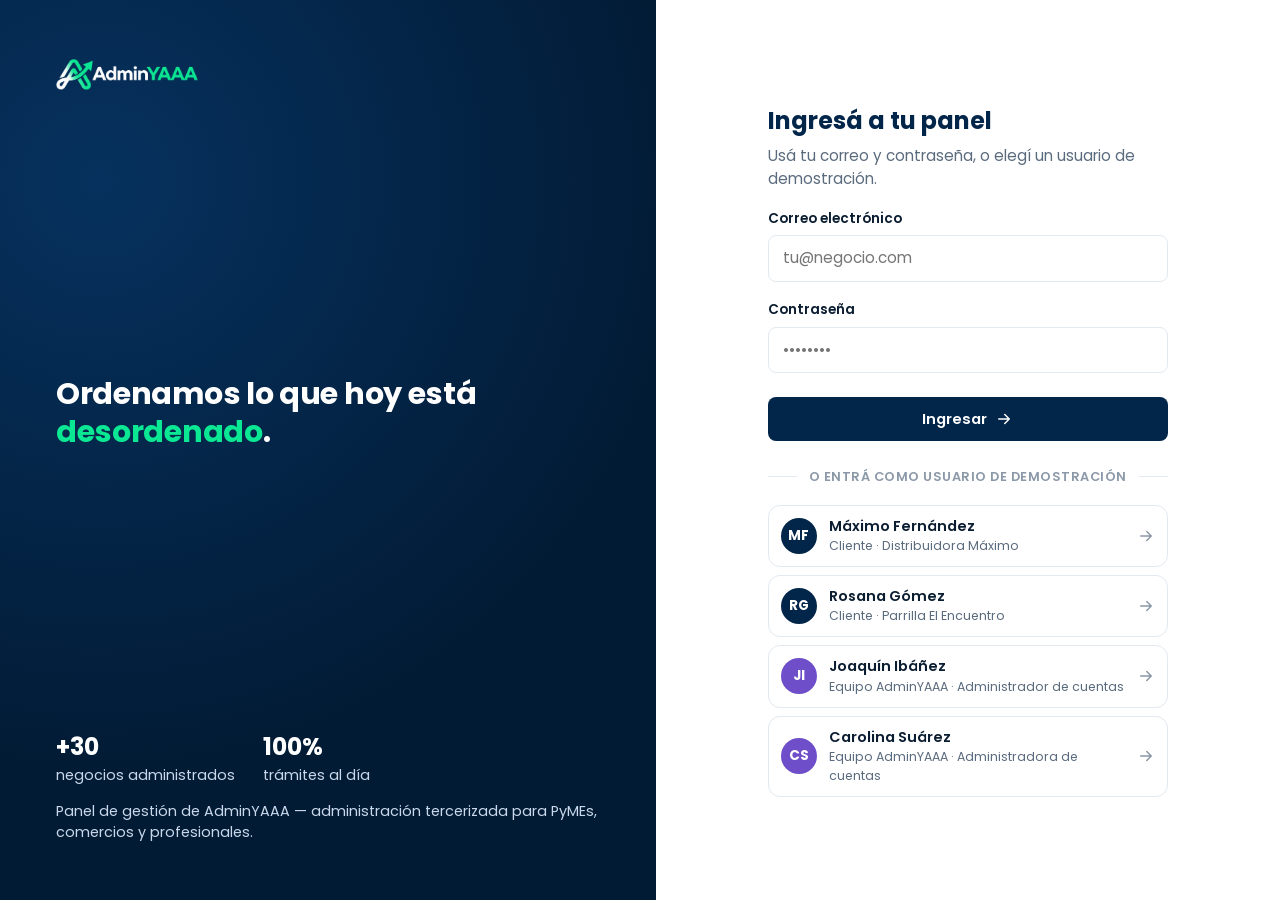
<file: legacy_adminyaaa_corporate/app/index.html>
<!DOCTYPE html>
<html lang="es-AR">
<head>
<meta charset="utf-8">
<meta name="viewport" content="width=device-width, initial-scale=1, viewport-fit=cover">
<title>Ingresar | Panel AdminYAAA</title>
<meta name="robots" content="noindex, nofollow">
<link rel="icon" type="image/png" sizes="32x32" href="../assets/img/favicon-32.png">
<link rel="stylesheet" href="assets/css/app.css?v=2">
</head>
<body>

<svg width="0" height="0" style="position:absolute" aria-hidden="true" focusable="false">
  <symbol id="i-arrow-right" viewBox="0 0 24 24"><path d="M5 12h14M13 6l6 6-6 6"/></symbol>
  <symbol id="i-lock" viewBox="0 0 24 24"><rect x="4" y="10" width="16" height="10" rx="2"/><path d="M8 10V7a4 4 0 0 1 8 0v3"/></symbol>
  <symbol id="i-mail" viewBox="0 0 24 24"><rect x="3" y="5" width="18" height="14" rx="2"/><path d="M3 7l9 6 9-6"/></symbol>
  <symbol id="i-alert" viewBox="0 0 24 24"><path d="M12 9v4M12 17h.01"/><path d="M10.3 3.9 2.5 18a1.5 1.5 0 0 0 1.3 2.2h16.4a1.5 1.5 0 0 0 1.3-2.2L13.7 3.9a1.5 1.5 0 0 0-2.6 0Z"/></symbol>
</svg>

<div class="login-page">
  <aside class="login-side">
    <div class="login-side-logo"><img src="../assets/img/adminyaaa-logo-dark.png" alt="AdminYAAA"></div>
    <p class="login-side-quote">Ordenamos lo que hoy está <span>desordenado</span>.</p>
    <div class="login-side-foot">
      <div class="login-side-stats">
        <div><b>+30</b>negocios administrados</div>
        <div><b>100%</b>trámites al día</div>
      </div>
      <p>Panel de gestión de AdminYAAA — administración tercerizada para PyMEs, comercios y profesionales.</p>
    </div>
  </aside>

  <main class="login-main">
    <div class="login-card">
      <div class="login-logo-mobile"><img src="../assets/img/adminyaaa-logo-dark.png" alt="AdminYAAA" style="filter:invert(1) brightness(0.2)"></div>
      <h1>Ingresá a tu panel</h1>
      <p class="sub">Usá tu correo y contraseña, o elegí un usuario de demostración.</p>

      <form id="login-form" novalidate>
        <div class="field" id="field-email">
          <label for="email">Correo electrónico</label>
          <input type="email" id="email" name="email" placeholder="tu@negocio.com" autocomplete="username">
          <p class="field-error">Ingresá un correo válido.</p>
        </div>
        <div class="field" id="field-pass">
          <label for="pass">Contraseña</label>
          <input type="password" id="pass" name="pass" placeholder="••••••••" autocomplete="current-password">
          <p class="field-error">Ingresá tu contraseña.</p>
        </div>
        <div class="login-error" id="login-error"><svg class="i" aria-hidden="true"><use href="#i-alert"/></svg><span>No pudimos encontrar ese usuario. Probá con uno de los accesos de demostración.</span></div>
        <div class="login-submit">
          <button class="btn btn--primary btn--block" type="submit">Ingresar<svg class="i" aria-hidden="true"><use href="#i-arrow-right"/></svg></button>
        </div>
      </form>

      <div class="login-divider">o entrá como usuario de demostración</div>
      <div class="demo-users" id="demo-users"></div>
    </div>
  </main>
</div>

<script src="assets/js/data.js?v=2"></script>
<script>
  const demoWrap = document.getElementById('demo-users');
  AyData.getUsers().forEach(u => {
    const empresa = u.empresaId ? AyData.getEmpresa(u.empresaId) : null;
    const btn = document.createElement('button');
    btn.type = 'button';
    btn.className = 'demo-user-btn';
    btn.dataset.role = u.role;
    btn.innerHTML = `
      <span class="demo-user-avatar">${u.iniciales}</span>
      <span class="demo-user-info">
        <span class="demo-user-name">${u.nombre}</span>
        <span class="demo-user-role">${u.role === 'client' ? 'Cliente · ' + empresa.nombre : 'Equipo AdminYAAA · ' + u.cargo}</span>
      </span>
      <svg class="i" aria-hidden="true"><use href="#i-arrow-right"/></svg>`;
    btn.addEventListener('click', () => enter(u.id));
    demoWrap.appendChild(btn);
  });

  function enter(userId) {
    AyData.setSession(userId);
    window.location.href = 'panel.html#/dashboard';
  }

  const form = document.getElementById('login-form');
  const errBox = document.getElementById('login-error');
  form.addEventListener('submit', (e) => {
    e.preventDefault();
    errBox.classList.remove('is-visible');
    const email = document.getElementById('email').value.trim().toLowerCase();
    const pass = document.getElementById('pass').value;
    let valid = true;
    document.getElementById('field-email').classList.toggle('has-error', !email);
    document.getElementById('field-pass').classList.toggle('has-error', !pass);
    if (!email || !pass) return;
    const user = AyData.getUsers().find(u => u.email.toLowerCase() === email);
    if (!user) { errBox.classList.add('is-visible'); return; }
    enter(user.id);
  });
</script>
</body>
</html>
</file>
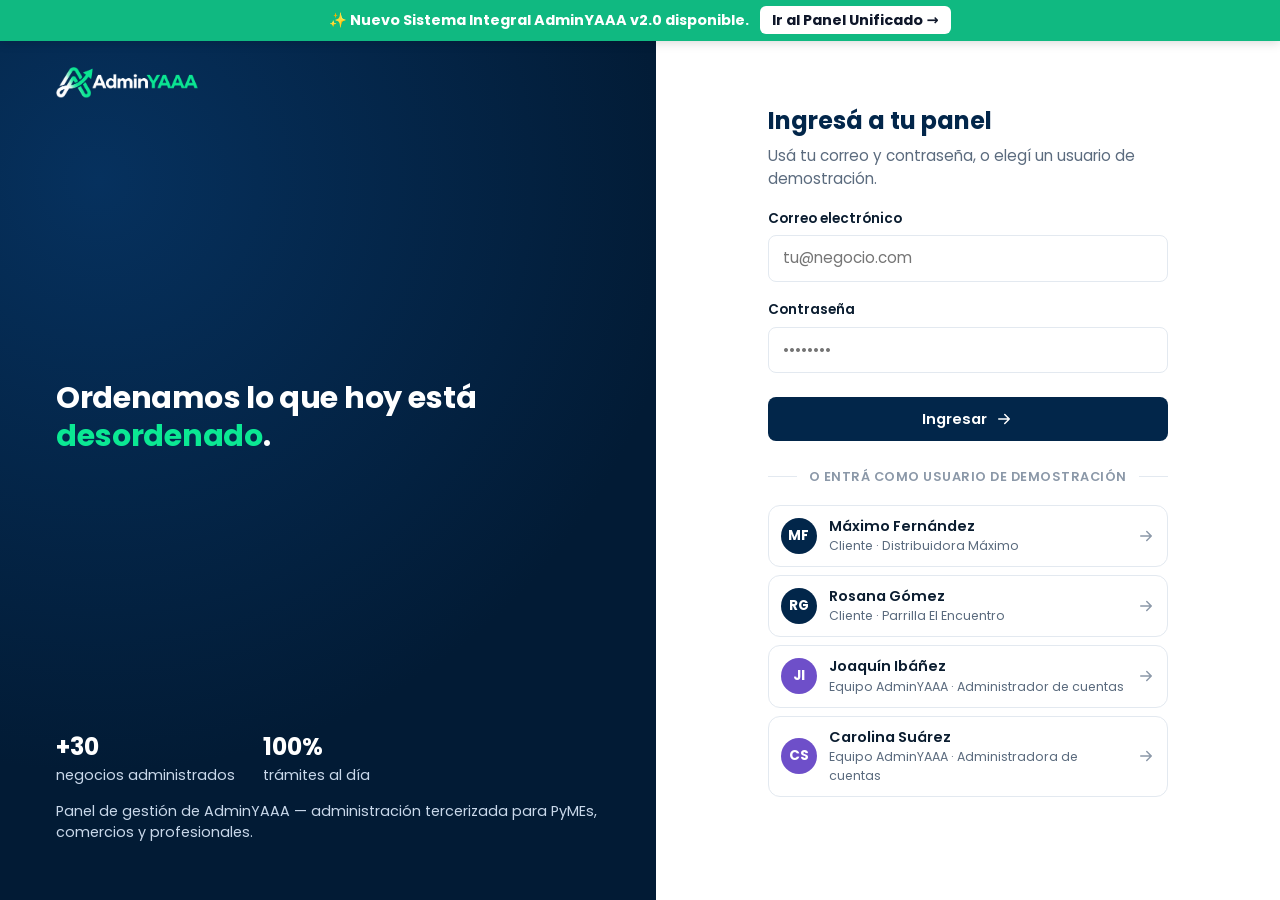
<file: app/panel.html>
<!DOCTYPE html>
<html lang="es-AR">
<head>
<meta charset="utf-8">
<meta name="viewport" content="width=device-width, initial-scale=1, viewport-fit=cover">
<title>Panel | AdminYAAA</title>
<meta name="robots" content="noindex, nofollow">
<link rel="icon" type="image/png" sizes="32x32" href="../assets/img/favicon-32.png">
<link rel="stylesheet" href="assets/css/app.css?v=2">
</head>
<body class="app-body">

<svg width="0" height="0" style="position:absolute" aria-hidden="true" focusable="false">
  <symbol id="i-grid" viewBox="0 0 24 24"><rect x="3" y="3" width="8" height="8" rx="2"/><rect x="13" y="3" width="8" height="8" rx="2"/><rect x="3" y="13" width="8" height="8" rx="2"/><rect x="13" y="13" width="8" height="8" rx="2"/></symbol>
  <symbol id="i-file" viewBox="0 0 24 24"><path d="M6 2h8l5 5v15H6z"/><path d="M14 2v5h5"/><path d="M9 13h6M9 17h6"/></symbol>
  <symbol id="i-bar" viewBox="0 0 24 24"><path d="M4 20V10M12 20V4M20 20v-7"/></symbol>
  <symbol id="i-inbox" viewBox="0 0 24 24"><path d="M4 12h4l2 3h4l2-3h4"/><path d="M5.5 5h13L21 12v6a1 1 0 0 1-1 1H4a1 1 0 0 1-1-1v-6L5.5 5Z"/></symbol>
  <symbol id="i-activity" viewBox="0 0 24 24"><path d="M3 12h4l2 8 6-16 2 8h4"/></symbol>
  <symbol id="i-user" viewBox="0 0 24 24"><circle cx="12" cy="8" r="3.6"/><path d="M4.5 20c0-3.9 3.4-7 7.5-7s7.5 3.1 7.5 7"/></symbol>
  <symbol id="i-users" viewBox="0 0 24 24"><circle cx="9" cy="8" r="3.2"/><path d="M3 20c0-3.3 2.7-6 6-6s6 2.7 6 6"/><path d="M16 5.2a3.2 3.2 0 0 1 0 5.6M18 14.4c1.8.8 3 2.7 3 5.6"/></symbol>
  <symbol id="i-check-sq" viewBox="0 0 24 24"><rect x="3" y="3" width="18" height="18" rx="3"/><path d="M7.5 12.5l2.5 2.5 6-6"/></symbol>
  <symbol id="i-note" viewBox="0 0 24 24"><path d="M4 4h16v12l-5 5H4z"/><path d="M15 21v-5h5"/></symbol>
  <symbol id="i-user-cog" viewBox="0 0 24 24"><circle cx="10" cy="8" r="3.2"/><path d="M3.5 20c0-3.4 2.9-6 6.5-6"/><circle cx="18" cy="17" r="2.4"/><path d="M18 13.2v.8M18 19.8v.8M21.2 17h-.8M15.6 17h-.8M20.3 14.7l-.6.6M15.9 18.9l-.6.6M20.3 19.3l-.6-.6M15.9 15.1l-.6-.6"/></symbol>
  <symbol id="i-box" viewBox="0 0 24 24"><path d="M3.5 7.5 12 3l8.5 4.5v9L12 21l-8.5-4.5Z"/><path d="M3.5 7.5 12 12l8.5-4.5M12 12v9"/></symbol>
  <symbol id="i-calc" viewBox="0 0 24 24"><rect x="5" y="2" width="14" height="20" rx="2"/><path d="M8 6h8M8 11h.01M12 11h.01M16 11h.01M8 15h.01M12 15h.01M16 15h.01M8 19h.01M12 19h.01M16 19h.01"/></symbol>
  <symbol id="i-card" viewBox="0 0 24 24"><rect x="2" y="5" width="20" height="14" rx="2"/><path d="M2 10h20"/></symbol>
  <symbol id="i-search" viewBox="0 0 24 24"><circle cx="11" cy="11" r="7"/><path d="M21 21l-4.3-4.3"/></symbol>
  <symbol id="i-bell" viewBox="0 0 24 24"><path d="M6 9a6 6 0 0 1 12 0c0 5 2 6 2 6H4s2-1 2-6Z"/><path d="M10 20a2 2 0 0 0 4 0"/></symbol>
  <symbol id="i-chevron-down" viewBox="0 0 24 24"><path d="M6 9l6 6 6-6"/></symbol>
  <symbol id="i-plus" viewBox="0 0 24 24"><path d="M12 5v14M5 12h14"/></symbol>
  <symbol id="i-download" viewBox="0 0 24 24"><path d="M12 3v13"/><path d="M7 11l5 5 5-5"/><path d="M4 20h16"/></symbol>
  <symbol id="i-upload" viewBox="0 0 24 24"><path d="M12 20V7"/><path d="M7 12l5-5 5 5"/><path d="M4 20h16"/></symbol>
  <symbol id="i-check" viewBox="0 0 24 24"><path d="M5 12.5l4.5 4.5L19 7"/></symbol>
  <symbol id="i-clock" viewBox="0 0 24 24"><circle cx="12" cy="12" r="9"/><path d="M12 7v5l3.5 2"/></symbol>
  <symbol id="i-alert" viewBox="0 0 24 24"><path d="M12 9v4M12 17h.01"/><path d="M10.3 3.9 2.5 18a1.5 1.5 0 0 0 1.3 2.2h16.4a1.5 1.5 0 0 0 1.3-2.2L13.7 3.9a1.5 1.5 0 0 0-2.6 0Z"/></symbol>
  <symbol id="i-x" viewBox="0 0 24 24"><path d="M6 6l12 12M18 6L6 18"/></symbol>
  <symbol id="i-menu" viewBox="0 0 24 24"><path d="M4 7h16M4 12h16M4 17h16"/></symbol>
  <symbol id="i-logout" viewBox="0 0 24 24"><path d="M9 21H5a2 2 0 0 1-2-2V5a2 2 0 0 1 2-2h4"/><path d="M16 17l5-5-5-5"/><path d="M21 12H9"/></symbol>
  <symbol id="i-building" viewBox="0 0 24 24"><rect x="4" y="3" width="16" height="18"/><path d="M9 8h1M14 8h1M9 12h1M14 12h1M9 16h1M14 16h1"/></symbol>
  <symbol id="i-arrow-right" viewBox="0 0 24 24"><path d="M5 12h14M13 6l6 6-6 6"/></symbol>
  <symbol id="i-arrow-left" viewBox="0 0 24 24"><path d="M19 12H5M11 18l-6-6 6-6"/></symbol>
  <symbol id="i-trash" viewBox="0 0 24 24"><path d="M4 7h16"/><path d="M9 7V4h6v3"/><path d="M6 7l1 14h10l1-14"/></symbol>
  <symbol id="i-edit" viewBox="0 0 24 24"><path d="M12 20h9"/><path d="M16.5 3.5a2.1 2.1 0 0 1 3 3L7 19l-4 1 1-4Z"/></symbol>
  <symbol id="i-eye" viewBox="0 0 24 24"><path d="M2 12s3.5-7 10-7 10 7 10 7-3.5 7-10 7-10-7-10-7Z"/><circle cx="12" cy="12" r="3"/></symbol>
  <symbol id="i-refresh" viewBox="0 0 24 24"><path d="M3 12a9 9 0 0 1 15.4-6.4L21 8"/><path d="M21 3v5h-5"/><path d="M21 12a9 9 0 0 1-15.4 6.4L3 16"/><path d="M3 21v-5h5"/></symbol>
  <symbol id="i-filter" viewBox="0 0 24 24"><path d="M4 5h16l-6 8v6l-4 2v-8Z"/></symbol>
</svg>

<div class="shell">
  <div style="position:fixed;top:0;left:0;right:0;background:#0F172A;border-bottom:2px solid #10B981;color:#FFFFFF;padding:0.5rem 1rem;text-align:center;font-weight:600;font-size:0.85rem;z-index:99999;display:flex;justify-content:center;align-items:center;gap:1rem">
    <span>🚀 Se ha lanzado el nuevo <strong>Panel Integral AdminYAAA v2.0</strong> con módulo mayorista, portal clientes y bóveda confidencial.</span>
    <a href="../panel/index.html" style="background:#10B981;color:#FFFFFF;padding:0.25rem 0.75rem;border-radius:4px;text-decoration:none;font-weight:700">Abrir Nuevo Panel &rarr;</a>
  </div>
  <div class="sidebar-scrim" id="sidebar-scrim"></div>
  <aside class="sidebar" id="sidebar">
    <div class="sidebar-brand">
      <img src="../assets/img/adminyaaa-logo-dark.png" alt="AdminYAAA">
    </div>
    <div class="sidebar-role-tag" id="sidebar-role-tag">Panel cliente</div>
    <nav class="sidebar-nav" id="sidebar-nav" aria-label="Navegación principal"></nav>
    <div class="sidebar-foot">
      <p class="sidebar-demo-note">Entorno de demostración. Los datos que ves son ficticios.</p>
    </div>
  </aside>

  <div class="main-col">
    <header class="topbar">
      <button class="btn-icon topbar-menu-btn" id="menu-toggle" aria-label="Abrir menú"><svg class="i" aria-hidden="true"><use href="#i-menu"/></svg></button>
      <h1 class="topbar-title" id="topbar-title">Dashboard</h1>
      <div class="topbar-search">
        <svg class="i" aria-hidden="true"><use href="#i-search"/></svg>
        <input type="search" id="global-search" placeholder="Buscar clientes, solicitudes, documentos…" autocomplete="off">
      </div>
      <div class="topbar-spacer"></div>
      <div class="topbar-actions">
        <button class="btn-icon notif-btn" id="notif-btn" aria-label="Notificaciones"><svg class="i" aria-hidden="true"><use href="#i-bell"/></svg><span class="notif-dot"></span></button>
        <div class="demo-switch">
          <button class="demo-switch-btn" id="user-menu-btn">
            <span class="demo-switch-avatar" id="user-menu-avatar">–</span>
            <span id="user-menu-name">…</span>
            <svg class="i i--sm" aria-hidden="true"><use href="#i-chevron-down"/></svg>
          </button>
          <div class="dropdown-panel" id="user-menu-panel">
            <div class="dropdown-label">Cambiar a usuario de demostración</div>
            <div id="user-menu-list"></div>
            <div class="dropdown-divider"></div>
            <button class="dropdown-item" id="reset-demo-btn"><svg class="i" aria-hidden="true"><use href="#i-refresh"/></svg>Restablecer datos de demo</button>
            <button class="dropdown-item" id="logout-btn"><svg class="i" aria-hidden="true"><use href="#i-logout"/></svg>Cerrar sesión</button>
          </div>
        </div>
      </div>
    </header>

    <main class="content" id="view"></main>
  </div>
</div>

<div class="modal-overlay" id="modal-overlay">
  <div class="modal" id="modal"></div>
</div>

<div class="toast-stack" id="toast-stack"></div>

<script src="assets/js/data.js?v=2"></script>
<script src="assets/js/app.js?v=2"></script>
</body>
</html>
</file>
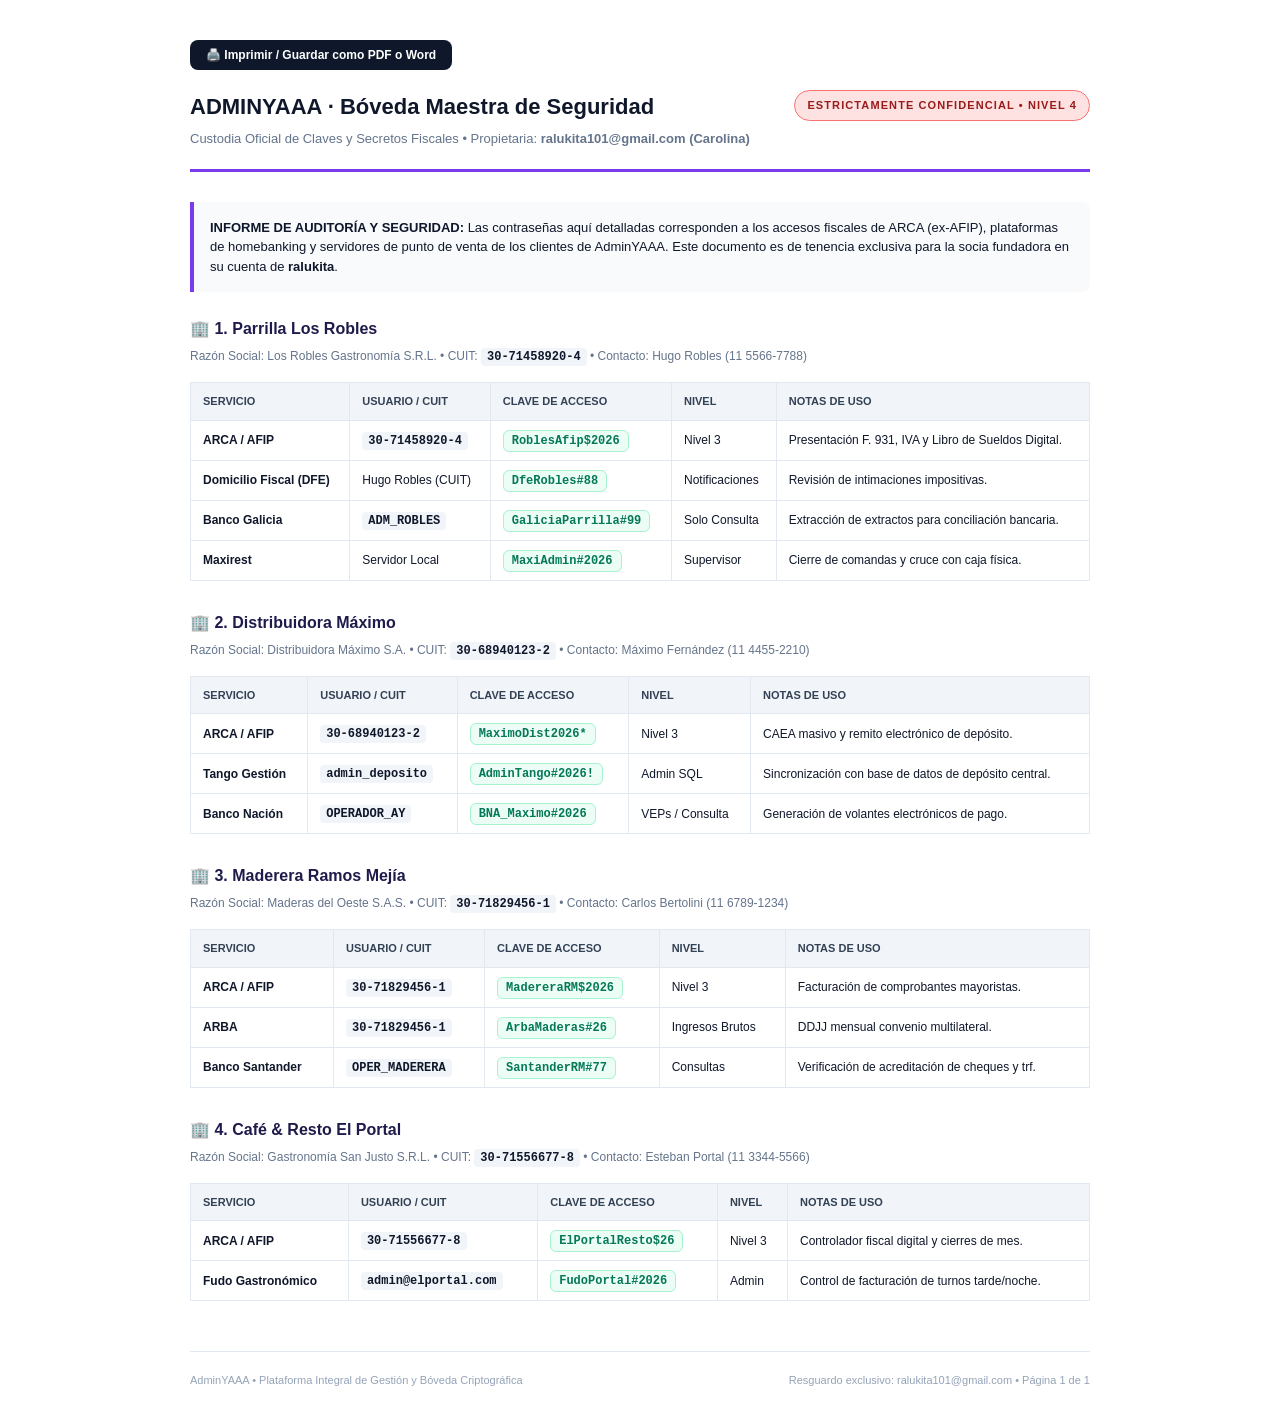
<file: docs/BOVEDA_CONFIDENCIAL_RALUKITA.html>
<!DOCTYPE html>
<html lang="es-AR">
<head>
  <meta charset="utf-8">
  <title>Bóveda Confidencial de Clientes — AdminYAAA (Exclusivo Ralukita)</title>
  <style>
    @page { size: A4; margin: 20mm; }
    body {
      font-family: -apple-system, BlinkMacSystemFont, "Segoe UI", Roboto, Helvetica, Arial, sans-serif;
      color: #0f172a;
      background-color: #ffffff;
      line-height: 1.5;
      padding: 40px;
      max-width: 900px;
      margin: 0 auto;
    }
    .header-doc {
      border-bottom: 3px solid #7c3aed;
      padding-bottom: 20px;
      margin-bottom: 30px;
      display: flex;
      justify-content: space-between;
      align-items: flex-start;
    }
    .badge-confidential {
      background-color: #fee2e2;
      color: #991b1b;
      font-weight: 800;
      font-size: 11px;
      padding: 6px 12px;
      border-radius: 9999px;
      text-transform: uppercase;
      letter-spacing: 0.1em;
      border: 1px solid #f87171;
    }
    h1 {
      font-size: 22px;
      font-weight: 800;
      color: #0f172a;
      margin: 0 0 6px 0;
    }
    .meta-lead {
      font-size: 13px;
      color: #64748b;
    }
    .box-warning {
      background-color: #f8fafc;
      border-left: 4px solid #7c3aed;
      padding: 16px;
      margin-bottom: 25px;
      border-radius: 0 8px 8px 0;
      font-size: 13px;
    }
    table {
      width: 100%;
      border-collapse: collapse;
      margin: 16px 0 30px 0;
      font-size: 12px;
    }
    th, td {
      border: 1px solid #e2e8f0;
      padding: 10px 12px;
      text-align: left;
    }
    th {
      background-color: #f1f5f9;
      color: #334155;
      font-weight: 700;
      text-transform: uppercase;
      font-size: 11px;
    }
    .client-title {
      font-size: 16px;
      font-weight: 700;
      color: #1e1b4b;
      margin: 25px 0 6px 0;
      display: flex;
      align-items: center;
      gap: 8px;
    }
    .client-meta {
      font-size: 12px;
      color: #64748b;
      margin-bottom: 10px;
    }
    .code-pill {
      font-family: ui-monospace, SFMono-Regular, Menlo, Monaco, Consolas, monospace;
      background: #f1f5f9;
      padding: 2px 6px;
      border-radius: 4px;
      font-weight: 600;
      color: #0f172a;
    }
    .key-secret {
      font-family: ui-monospace, SFMono-Regular, Menlo, Monaco, Consolas, monospace;
      font-weight: 700;
      color: #047857;
      background: #ecfdf5;
      padding: 3px 8px;
      border-radius: 6px;
      border: 1px solid #a7f3d0;
    }
    .footer-doc {
      margin-top: 50px;
      padding-top: 20px;
      border-top: 1px solid #e2e8f0;
      font-size: 11px;
      color: #94a3b8;
      display: flex;
      justify-content: space-between;
    }
    .btn-print {
      display: inline-block;
      background: #0f172a;
      color: white;
      padding: 8px 16px;
      border-radius: 8px;
      font-size: 12px;
      font-weight: 600;
      text-decoration: none;
      cursor: pointer;
      border: none;
      margin-bottom: 20px;
    }
    @media print {
      .btn-print { display: none; }
      body { padding: 0; }
    }
  </style>
</head>
<body>

  <button class="btn-print" onclick="window.print()">🖨️ Imprimir / Guardar como PDF o Word</button>

  <div class="header-doc">
    <div>
      <h1>ADMINYAAA &middot; Bóveda Maestra de Seguridad</h1>
      <div class="meta-lead">
        Custodia Oficial de Claves y Secretos Fiscales &bull; Propietaria: <strong>ralukita101@gmail.com (Carolina)</strong>
      </div>
    </div>
    <div class="badge-confidential">
      Estrictamente Confidencial &bull; Nivel 4
    </div>
  </div>

  <div class="box-warning">
    <strong>INFORME DE AUDITORÍA Y SEGURIDAD:</strong> Las contraseñas aquí detalladas corresponden a los accesos fiscales de ARCA (ex-AFIP), plataformas de homebanking y servidores de punto de venta de los clientes de AdminYAAA. Este documento es de tenencia exclusiva para la socia fundadora en su cuenta de <strong>ralukita</strong>.
  </div>

  <!-- CLIENTE 1 -->
  <div class="client-title">🏢 1. Parrilla Los Robles</div>
  <div class="client-meta">Razón Social: Los Robles Gastronomía S.R.L. &bull; CUIT: <span class="code-pill">30-71458920-4</span> &bull; Contacto: Hugo Robles (11 5566-7788)</div>
  <table>
    <thead>
      <tr>
        <th>Servicio</th>
        <th>Usuario / CUIT</th>
        <th>Clave de Acceso</th>
        <th>Nivel</th>
        <th>Notas de Uso</th>
      </tr>
    </thead>
    <tbody>
      <tr>
        <td><strong>ARCA / AFIP</strong></td>
        <td><span class="code-pill">30-71458920-4</span></td>
        <td><span class="key-secret">RoblesAfip$2026</span></td>
        <td>Nivel 3</td>
        <td>Presentación F. 931, IVA y Libro de Sueldos Digital.</td>
      </tr>
      <tr>
        <td><strong>Domicilio Fiscal (DFE)</strong></td>
        <td>Hugo Robles (CUIT)</td>
        <td><span class="key-secret">DfeRobles#88</span></td>
        <td>Notificaciones</td>
        <td>Revisión de intimaciones impositivas.</td>
      </tr>
      <tr>
        <td><strong>Banco Galicia</strong></td>
        <td><span class="code-pill">ADM_ROBLES</span></td>
        <td><span class="key-secret">GaliciaParrilla#99</span></td>
        <td>Solo Consulta</td>
        <td>Extracción de extractos para conciliación bancaria.</td>
      </tr>
      <tr>
        <td><strong>Maxirest</strong></td>
        <td>Servidor Local</td>
        <td><span class="key-secret">MaxiAdmin#2026</span></td>
        <td>Supervisor</td>
        <td>Cierre de comandas y cruce con caja física.</td>
      </tr>
    </tbody>
  </table>

  <!-- CLIENTE 2 -->
  <div class="client-title">🏢 2. Distribuidora Máximo</div>
  <div class="client-meta">Razón Social: Distribuidora Máximo S.A. &bull; CUIT: <span class="code-pill">30-68940123-2</span> &bull; Contacto: Máximo Fernández (11 4455-2210)</div>
  <table>
    <thead>
      <tr>
        <th>Servicio</th>
        <th>Usuario / CUIT</th>
        <th>Clave de Acceso</th>
        <th>Nivel</th>
        <th>Notas de Uso</th>
      </tr>
    </thead>
    <tbody>
      <tr>
        <td><strong>ARCA / AFIP</strong></td>
        <td><span class="code-pill">30-68940123-2</span></td>
        <td><span class="key-secret">MaximoDist2026*</span></td>
        <td>Nivel 3</td>
        <td>CAEA masivo y remito electrónico de depósito.</td>
      </tr>
      <tr>
        <td><strong>Tango Gestión</strong></td>
        <td><span class="code-pill">admin_deposito</span></td>
        <td><span class="key-secret">AdminTango#2026!</span></td>
        <td>Admin SQL</td>
        <td>Sincronización con base de datos de depósito central.</td>
      </tr>
      <tr>
        <td><strong>Banco Nación</strong></td>
        <td><span class="code-pill">OPERADOR_AY</span></td>
        <td><span class="key-secret">BNA_Maximo#2026</span></td>
        <td>VEPs / Consulta</td>
        <td>Generación de volantes electrónicos de pago.</td>
      </tr>
    </tbody>
  </table>

  <!-- CLIENTE 3 -->
  <div class="client-title">🏢 3. Maderera Ramos Mejía</div>
  <div class="client-meta">Razón Social: Maderas del Oeste S.A.S. &bull; CUIT: <span class="code-pill">30-71829456-1</span> &bull; Contacto: Carlos Bertolini (11 6789-1234)</div>
  <table>
    <thead>
      <tr>
        <th>Servicio</th>
        <th>Usuario / CUIT</th>
        <th>Clave de Acceso</th>
        <th>Nivel</th>
        <th>Notas de Uso</th>
      </tr>
    </thead>
    <tbody>
      <tr>
        <td><strong>ARCA / AFIP</strong></td>
        <td><span class="code-pill">30-71829456-1</span></td>
        <td><span class="key-secret">MadereraRM$2026</span></td>
        <td>Nivel 3</td>
        <td>Facturación de comprobantes mayoristas.</td>
      </tr>
      <tr>
        <td><strong>ARBA</strong></td>
        <td><span class="code-pill">30-71829456-1</span></td>
        <td><span class="key-secret">ArbaMaderas#26</span></td>
        <td>Ingresos Brutos</td>
        <td>DDJJ mensual convenio multilateral.</td>
      </tr>
      <tr>
        <td><strong>Banco Santander</strong></td>
        <td><span class="code-pill">OPER_MADERERA</span></td>
        <td><span class="key-secret">SantanderRM#77</span></td>
        <td>Consultas</td>
        <td>Verificación de acreditación de cheques y trf.</td>
      </tr>
    </tbody>
  </table>

  <!-- CLIENTE 4 -->
  <div class="client-title">🏢 4. Café & Resto El Portal</div>
  <div class="client-meta">Razón Social: Gastronomía San Justo S.R.L. &bull; CUIT: <span class="code-pill">30-71556677-8</span> &bull; Contacto: Esteban Portal (11 3344-5566)</div>
  <table>
    <thead>
      <tr>
        <th>Servicio</th>
        <th>Usuario / CUIT</th>
        <th>Clave de Acceso</th>
        <th>Nivel</th>
        <th>Notas de Uso</th>
      </tr>
    </thead>
    <tbody>
      <tr>
        <td><strong>ARCA / AFIP</strong></td>
        <td><span class="code-pill">30-71556677-8</span></td>
        <td><span class="key-secret">ElPortalResto$26</span></td>
        <td>Nivel 3</td>
        <td>Controlador fiscal digital y cierres de mes.</td>
      </tr>
      <tr>
        <td><strong>Fudo Gastronómico</strong></td>
        <td><span class="code-pill">admin@elportal.com</span></td>
        <td><span class="key-secret">FudoPortal#2026</span></td>
        <td>Admin</td>
        <td>Control de facturación de turnos tarde/noche.</td>
      </tr>
    </tbody>
  </table>

  <div class="footer-doc">
    <div>AdminYAAA &bull; Plataforma Integral de Gestión y Bóveda Criptográfica</div>
    <div>Resguardo exclusivo: ralukita101@gmail.com &bull; Página 1 de 1</div>
  </div>

</body>
</html>
</file>
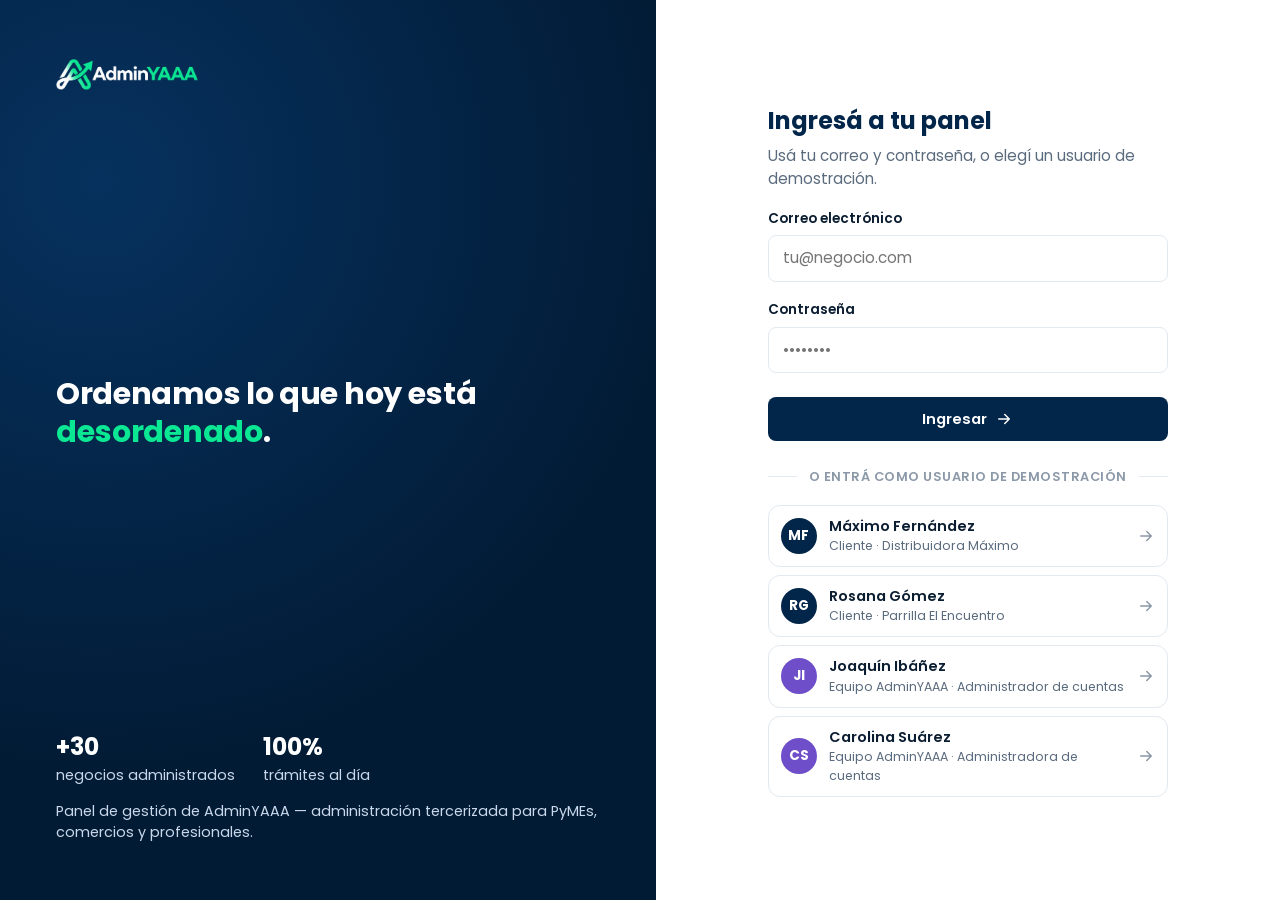
<file: legacy_adminyaaa_corporate/app/panel.html>
<!DOCTYPE html>
<html lang="es-AR">
<head>
<meta charset="utf-8">
<meta name="viewport" content="width=device-width, initial-scale=1, viewport-fit=cover">
<title>Panel | AdminYAAA</title>
<meta name="robots" content="noindex, nofollow">
<link rel="icon" type="image/png" sizes="32x32" href="../assets/img/favicon-32.png">
<link rel="stylesheet" href="assets/css/app.css?v=2">
</head>
<body class="app-body">

<svg width="0" height="0" style="position:absolute" aria-hidden="true" focusable="false">
  <symbol id="i-grid" viewBox="0 0 24 24"><rect x="3" y="3" width="8" height="8" rx="2"/><rect x="13" y="3" width="8" height="8" rx="2"/><rect x="3" y="13" width="8" height="8" rx="2"/><rect x="13" y="13" width="8" height="8" rx="2"/></symbol>
  <symbol id="i-file" viewBox="0 0 24 24"><path d="M6 2h8l5 5v15H6z"/><path d="M14 2v5h5"/><path d="M9 13h6M9 17h6"/></symbol>
  <symbol id="i-bar" viewBox="0 0 24 24"><path d="M4 20V10M12 20V4M20 20v-7"/></symbol>
  <symbol id="i-inbox" viewBox="0 0 24 24"><path d="M4 12h4l2 3h4l2-3h4"/><path d="M5.5 5h13L21 12v6a1 1 0 0 1-1 1H4a1 1 0 0 1-1-1v-6L5.5 5Z"/></symbol>
  <symbol id="i-activity" viewBox="0 0 24 24"><path d="M3 12h4l2 8 6-16 2 8h4"/></symbol>
  <symbol id="i-user" viewBox="0 0 24 24"><circle cx="12" cy="8" r="3.6"/><path d="M4.5 20c0-3.9 3.4-7 7.5-7s7.5 3.1 7.5 7"/></symbol>
  <symbol id="i-users" viewBox="0 0 24 24"><circle cx="9" cy="8" r="3.2"/><path d="M3 20c0-3.3 2.7-6 6-6s6 2.7 6 6"/><path d="M16 5.2a3.2 3.2 0 0 1 0 5.6M18 14.4c1.8.8 3 2.7 3 5.6"/></symbol>
  <symbol id="i-check-sq" viewBox="0 0 24 24"><rect x="3" y="3" width="18" height="18" rx="3"/><path d="M7.5 12.5l2.5 2.5 6-6"/></symbol>
  <symbol id="i-note" viewBox="0 0 24 24"><path d="M4 4h16v12l-5 5H4z"/><path d="M15 21v-5h5"/></symbol>
  <symbol id="i-user-cog" viewBox="0 0 24 24"><circle cx="10" cy="8" r="3.2"/><path d="M3.5 20c0-3.4 2.9-6 6.5-6"/><circle cx="18" cy="17" r="2.4"/><path d="M18 13.2v.8M18 19.8v.8M21.2 17h-.8M15.6 17h-.8M20.3 14.7l-.6.6M15.9 18.9l-.6.6M20.3 19.3l-.6-.6M15.9 15.1l-.6-.6"/></symbol>
  <symbol id="i-box" viewBox="0 0 24 24"><path d="M3.5 7.5 12 3l8.5 4.5v9L12 21l-8.5-4.5Z"/><path d="M3.5 7.5 12 12l8.5-4.5M12 12v9"/></symbol>
  <symbol id="i-calc" viewBox="0 0 24 24"><rect x="5" y="2" width="14" height="20" rx="2"/><path d="M8 6h8M8 11h.01M12 11h.01M16 11h.01M8 15h.01M12 15h.01M16 15h.01M8 19h.01M12 19h.01M16 19h.01"/></symbol>
  <symbol id="i-card" viewBox="0 0 24 24"><rect x="2" y="5" width="20" height="14" rx="2"/><path d="M2 10h20"/></symbol>
  <symbol id="i-search" viewBox="0 0 24 24"><circle cx="11" cy="11" r="7"/><path d="M21 21l-4.3-4.3"/></symbol>
  <symbol id="i-bell" viewBox="0 0 24 24"><path d="M6 9a6 6 0 0 1 12 0c0 5 2 6 2 6H4s2-1 2-6Z"/><path d="M10 20a2 2 0 0 0 4 0"/></symbol>
  <symbol id="i-chevron-down" viewBox="0 0 24 24"><path d="M6 9l6 6 6-6"/></symbol>
  <symbol id="i-plus" viewBox="0 0 24 24"><path d="M12 5v14M5 12h14"/></symbol>
  <symbol id="i-download" viewBox="0 0 24 24"><path d="M12 3v13"/><path d="M7 11l5 5 5-5"/><path d="M4 20h16"/></symbol>
  <symbol id="i-upload" viewBox="0 0 24 24"><path d="M12 20V7"/><path d="M7 12l5-5 5 5"/><path d="M4 20h16"/></symbol>
  <symbol id="i-check" viewBox="0 0 24 24"><path d="M5 12.5l4.5 4.5L19 7"/></symbol>
  <symbol id="i-clock" viewBox="0 0 24 24"><circle cx="12" cy="12" r="9"/><path d="M12 7v5l3.5 2"/></symbol>
  <symbol id="i-alert" viewBox="0 0 24 24"><path d="M12 9v4M12 17h.01"/><path d="M10.3 3.9 2.5 18a1.5 1.5 0 0 0 1.3 2.2h16.4a1.5 1.5 0 0 0 1.3-2.2L13.7 3.9a1.5 1.5 0 0 0-2.6 0Z"/></symbol>
  <symbol id="i-x" viewBox="0 0 24 24"><path d="M6 6l12 12M18 6L6 18"/></symbol>
  <symbol id="i-menu" viewBox="0 0 24 24"><path d="M4 7h16M4 12h16M4 17h16"/></symbol>
  <symbol id="i-logout" viewBox="0 0 24 24"><path d="M9 21H5a2 2 0 0 1-2-2V5a2 2 0 0 1 2-2h4"/><path d="M16 17l5-5-5-5"/><path d="M21 12H9"/></symbol>
  <symbol id="i-building" viewBox="0 0 24 24"><rect x="4" y="3" width="16" height="18"/><path d="M9 8h1M14 8h1M9 12h1M14 12h1M9 16h1M14 16h1"/></symbol>
  <symbol id="i-arrow-right" viewBox="0 0 24 24"><path d="M5 12h14M13 6l6 6-6 6"/></symbol>
  <symbol id="i-arrow-left" viewBox="0 0 24 24"><path d="M19 12H5M11 18l-6-6 6-6"/></symbol>
  <symbol id="i-trash" viewBox="0 0 24 24"><path d="M4 7h16"/><path d="M9 7V4h6v3"/><path d="M6 7l1 14h10l1-14"/></symbol>
  <symbol id="i-edit" viewBox="0 0 24 24"><path d="M12 20h9"/><path d="M16.5 3.5a2.1 2.1 0 0 1 3 3L7 19l-4 1 1-4Z"/></symbol>
  <symbol id="i-eye" viewBox="0 0 24 24"><path d="M2 12s3.5-7 10-7 10 7 10 7-3.5 7-10 7-10-7-10-7Z"/><circle cx="12" cy="12" r="3"/></symbol>
  <symbol id="i-refresh" viewBox="0 0 24 24"><path d="M3 12a9 9 0 0 1 15.4-6.4L21 8"/><path d="M21 3v5h-5"/><path d="M21 12a9 9 0 0 1-15.4 6.4L3 16"/><path d="M3 21v-5h5"/></symbol>
  <symbol id="i-filter" viewBox="0 0 24 24"><path d="M4 5h16l-6 8v6l-4 2v-8Z"/></symbol>
</svg>

<div class="shell">
  <div class="sidebar-scrim" id="sidebar-scrim"></div>
  <aside class="sidebar" id="sidebar">
    <div class="sidebar-brand">
      <img src="../assets/img/adminyaaa-logo-dark.png" alt="AdminYAAA">
    </div>
    <div class="sidebar-role-tag" id="sidebar-role-tag">Panel cliente</div>
    <nav class="sidebar-nav" id="sidebar-nav" aria-label="Navegación principal"></nav>
    <div class="sidebar-foot">
      <p class="sidebar-demo-note">Entorno de demostración. Los datos que ves son ficticios.</p>
    </div>
  </aside>

  <div class="main-col">
    <header class="topbar">
      <button class="btn-icon topbar-menu-btn" id="menu-toggle" aria-label="Abrir menú"><svg class="i" aria-hidden="true"><use href="#i-menu"/></svg></button>
      <h1 class="topbar-title" id="topbar-title">Dashboard</h1>
      <div class="topbar-search">
        <svg class="i" aria-hidden="true"><use href="#i-search"/></svg>
        <input type="search" id="global-search" placeholder="Buscar clientes, solicitudes, documentos…" autocomplete="off">
      </div>
      <div class="topbar-spacer"></div>
      <div class="topbar-actions">
        <button class="btn-icon notif-btn" id="notif-btn" aria-label="Notificaciones"><svg class="i" aria-hidden="true"><use href="#i-bell"/></svg><span class="notif-dot"></span></button>
        <div class="demo-switch">
          <button class="demo-switch-btn" id="user-menu-btn">
            <span class="demo-switch-avatar" id="user-menu-avatar">–</span>
            <span id="user-menu-name">…</span>
            <svg class="i i--sm" aria-hidden="true"><use href="#i-chevron-down"/></svg>
          </button>
          <div class="dropdown-panel" id="user-menu-panel">
            <div class="dropdown-label">Cambiar a usuario de demostración</div>
            <div id="user-menu-list"></div>
            <div class="dropdown-divider"></div>
            <button class="dropdown-item" id="reset-demo-btn"><svg class="i" aria-hidden="true"><use href="#i-refresh"/></svg>Restablecer datos de demo</button>
            <button class="dropdown-item" id="logout-btn"><svg class="i" aria-hidden="true"><use href="#i-logout"/></svg>Cerrar sesión</button>
          </div>
        </div>
      </div>
    </header>

    <main class="content" id="view"></main>
  </div>
</div>

<div class="modal-overlay" id="modal-overlay">
  <div class="modal" id="modal"></div>
</div>

<div class="toast-stack" id="toast-stack"></div>

<script src="assets/js/data.js?v=2"></script>
<script src="assets/js/app.js?v=2"></script>
</body>
</html>
</file>
<file: css/variables.css>
/* ============================================================
   VARIABLES Y SISTEMA DE DISEÑO — Mayorista a tu Casa
   Una iniciativa de AdminYAAA
   ============================================================ */

:root {
  /* Paleta Institucional AdminYAAA & Mayorista */
  --color-primary-900: #081B30;
  --color-primary-800: #0E2A47;
  --color-primary-700: #153F60;
  --color-primary-600: #1E5582;
  --color-primary-500: #256BA4;
  --color-primary-100: #E6F0F8;
  --color-primary-50:  #F0F6FB;

  /* Color Acento y Conversión (Naranja Comercial) */
  --color-accent-700:  #C75D0D;
  --color-accent-600:  #E65100;
  --color-accent-500:  #F57C1F;
  --color-accent-400:  #FF9800;
  --color-accent-100:  #FFE8D6;
  --color-accent-50:   #FFF4EB;

  /* Color WhatsApp & Ahorro (Verde Esmeralda) */
  --color-wa:          #25D366;
  --color-wa-hover:    #1EBE5D;
  --color-wa-dark:     #128C7E;
  --color-success-700: #047857;
  --color-success-600: #059669;
  --color-success-500: #10B981;
  --color-success-100: #D1FAE5;
  --color-success-50:  #ECFDF5;

  /* Colores de Alerta y Oferta */
  --color-danger-600:  #DC2626;
  --color-danger-500:  #EF4444;
  --color-danger-100:  #FEE2E2;
  --color-warning-500: #F59E0B;
  --color-warning-100: #FEF3C7;

  /* Escala de Grises y Superficies */
  --color-bg-page:     #F8FAFC;
  --color-bg-card:     #FFFFFF;
  --color-bg-surface:  #F1F5F9;
  --color-border:      #E2E8F0;
  --color-border-dark: #CBD5E1;

  --color-text-main:   #0F172A;
  --color-text-muted:  #475569;
  --color-text-subtle: #64748B;
  --color-text-light:  #94A3B8;

  /* Tipografías */
  --font-heading: 'Poppins', -apple-system, BlinkMacSystemFont, 'Segoe UI', Roboto, sans-serif;
  --font-body:    'Figtree', -apple-system, BlinkMacSystemFont, 'Segoe UI', Roboto, sans-serif;

  /* Escala de Sombras */
  --shadow-xs: 0 1px 2px rgba(15, 23, 42, 0.05);
  --shadow-sm: 0 1px 3px rgba(15, 23, 42, 0.1), 0 1px 2px rgba(15, 23, 42, 0.06);
  --shadow-md: 0 4px 6px -1px rgba(15, 23, 42, 0.1), 0 2px 4px -1px rgba(15, 23, 42, 0.06);
  --shadow-lg: 0 10px 15px -3px rgba(15, 23, 42, 0.1), 0 4px 6px -2px rgba(15, 23, 42, 0.05);
  --shadow-xl: 0 20px 25px -5px rgba(15, 23, 42, 0.1), 0 10px 10px -5px rgba(15, 23, 42, 0.04);
  --shadow-glow: 0 0 20px rgba(245, 124, 31, 0.35);

  /* Radios de Borde */
  --radius-sm: 6px;
  --radius-md: 10px;
  --radius-lg: 16px;
  --radius-xl: 24px;
  --radius-full: 9999px;

  /* Transiciones */
  --transition-fast: 150ms cubic-bezier(0.4, 0, 0.2, 1);
  --transition-normal: 250ms cubic-bezier(0.4, 0, 0.2, 1);
  --transition-slow: 350ms cubic-bezier(0.4, 0, 0.2, 1);

  /* Layout */
  --container-max: 1280px;
  --header-height: 76px;
  --topbar-height: 38px;
  --touch-target: 44px;
}
</file>
<file: css/base.css>
/* ============================================================
   RESET Y BASE — Mayorista a tu Casa
   ============================================================ */

*, *::before, *::after {
  box-sizing: border-box;
  margin: 0;
  padding: 0;
}

html {
  font-size: 16px;
  scroll-behavior: smooth;
  -webkit-text-size-adjust: 100%;
  overflow-x: clip;
}

body {
  font-family: var(--font-body);
  background-color: var(--color-bg-page);
  color: var(--color-text-main);
  line-height: 1.5;
  min-height: 100vh;
  display: flex;
  flex-direction: column;
  -webkit-font-smoothing: antialiased;
  -moz-osx-font-smoothing: grayscale;
  overflow-x: clip;
  width: 100%;
  max-width: 100%;
  position: relative;
}

@supports not (overflow-x: clip) {
  html, body {
    overflow-x: hidden;
  }
}

body.modal-open,
body.drawer-open {
  overflow: hidden;
}

/* Enlace de accesibilidad para saltar al contenido principal */
.skip-link {
  position: absolute;
  top: -100px;
  left: 1rem;
  background: var(--color-accent-600);
  color: #FFFFFF;
  padding: 0.75rem 1.25rem;
  z-index: 9999;
  border-radius: var(--radius-sm);
  font-weight: 600;
  text-decoration: none;
  transition: top var(--transition-fast);
}

.skip-link:focus {
  top: 1rem;
  outline: 3px solid #FFFFFF;
}

/* Accesibilidad y foco visible para teclado (WCAG 2.1) */
:focus-visible {
  outline: 3px solid var(--color-accent-500);
  outline-offset: 2px;
}

button, input, select, textarea {
  font: inherit;
  color: inherit;
}

button {
  cursor: pointer;
  border: none;
  background: none;
}

a {
  color: inherit;
  text-decoration: none;
}

img, svg {
  display: block;
  max-width: 100%;
  height: auto;
}

/* Clases utilitarias semánticas */
.container {
  width: 100%;
  max-width: var(--container-max);
  margin-left: auto;
  margin-right: auto;
  padding-left: 1.25rem;
  padding-right: 1.25rem;
}

.sr-only {
  position: absolute;
  width: 1px;
  height: 1px;
  padding: 0;
  margin: -1px;
  overflow: hidden;
  clip: rect(0, 0, 0, 0);
  white-space: nowrap;
  border: 0;
}

h1, h2, h3, h4, h5, h6 {
  font-family: var(--font-heading);
  line-height: 1.2;
  color: var(--color-primary-900);
  font-weight: 700;
}

.text-accent {
  color: var(--color-accent-600);
}

.text-success {
  color: var(--color-success-600);
}

.text-muted {
  color: var(--color-text-muted);
}

/* ============================================================
   BARRAS DE DESPLAZAMIENTO VISIBLES (SCROLLBARS)
   Garantiza que la barra de desplazamiento sea siempre visible en Mac,
   navegadores WebKit y Chromium (Safari, Chrome, Edge) y Firefox.
   ============================================================ */

/* Navegadores estándar (Firefox y modernos) */
* {
  scrollbar-width: thin;
  scrollbar-color: var(--color-accent-500) var(--color-bg-surface);
}

/* Motores WebKit (Chrome, Safari, Edge, Opera en Mac y Windows) */
::-webkit-scrollbar {
  width: 9px;
  height: 9px;
}

::-webkit-scrollbar-track {
  background: var(--color-bg-surface);
  border-radius: var(--radius-full);
}

::-webkit-scrollbar-thumb {
  background: var(--color-accent-500);
  border-radius: var(--radius-full);
  border: 2px solid var(--color-bg-surface);
}

::-webkit-scrollbar-thumb:hover {
  background: var(--color-accent-600);
}

::-webkit-scrollbar-thumb:active {
  background: var(--color-accent-700);
}
</file>
<file: css/components.css>
/* ============================================================
   COMPONENTES — Mayorista a tu Casa
   Una iniciativa de AdminYAAA
   ============================================================ */

/* ------------------------------------------------------------
   1. BOTONES
   ------------------------------------------------------------ */
.btn {
  display: inline-flex;
  align-items: center;
  justify-content: center;
  gap: 0.5rem;
  font-family: var(--font-heading);
  font-size: 0.9375rem;
  font-weight: 700;
  line-height: 1;
  padding: 0.8125rem 1.375rem;
  border-radius: var(--radius-full);
  min-height: var(--touch-target);
  text-align: center;
  text-decoration: none;
  cursor: pointer;
  transition: all var(--transition-fast);
  user-select: none;
  white-space: nowrap;
}

.btn:active {
  transform: scale(0.98);
}

.btn--primary {
  background: var(--color-accent-500);
  color: #FFFFFF;
  box-shadow: 0 4px 12px rgba(245, 124, 31, 0.3);
}

.btn--primary:hover {
  background: var(--color-accent-600);
  box-shadow: 0 6px 16px rgba(245, 124, 31, 0.4);
  color: #FFFFFF;
}

.btn--secondary {
  background: var(--color-primary-800);
  color: #FFFFFF;
}

.btn--secondary:hover {
  background: var(--color-primary-900);
  color: #FFFFFF;
}

.btn--outline {
  background: transparent;
  color: var(--color-primary-800);
  border: 1.5px solid var(--color-border-dark);
}

.btn--outline:hover {
  border-color: var(--color-primary-800);
  background: var(--color-primary-50);
}

.btn--wa {
  background: var(--color-wa);
  color: #FFFFFF;
  box-shadow: 0 4px 12px rgba(37, 211, 102, 0.3);
}

.btn--wa:hover {
  background: var(--color-wa-hover);
  color: #FFFFFF;
}

.btn--sm {
  padding: 0.5rem 0.875rem;
  font-size: 0.8125rem;
  min-height: 36px;
}

.btn--lg {
  padding: 1rem 2rem;
  font-size: 1.0625rem;
  min-height: 52px;
}

.btn--block {
  width: 100%;
}

.btn--icon {
  width: var(--touch-target);
  height: var(--touch-target);
  padding: 0;
  border-radius: var(--radius-full);
}

/* ------------------------------------------------------------
   2. BADGES Y ETIQUETAS
   ------------------------------------------------------------ */
.badge {
  display: inline-flex;
  align-items: center;
  font-family: var(--font-heading);
  font-size: 0.6875rem;
  font-weight: 800;
  letter-spacing: 0.5px;
  text-transform: uppercase;
  padding: 0.25rem 0.625rem;
  border-radius: var(--radius-full);
  line-height: 1;
}

.badge--oferta {
  background: var(--color-danger-500);
  color: #FFFFFF;
}

.badge--mas-vendido {
  background: #F59E0B;
  color: #FFFFFF;
}

.badge--nuevo {
  background: #8B5CF6;
  color: #FFFFFF;
}

.badge--combo {
  background: var(--color-primary-800);
  color: #FFFFFF;
}

.badge--ultimas-unidades {
  background: #EA580C;
  color: #FFFFFF;
}

/* ------------------------------------------------------------
   3. CARDS DE PRODUCTOS
   ------------------------------------------------------------ */
.products-grid {
  display: grid;
  grid-template-columns: repeat(auto-fill, minmax(240px, 1fr));
  gap: 1.5rem;
}

.product-card {
  background: #FFFFFF;
  border: 1px solid var(--color-border);
  border-radius: var(--radius-lg);
  overflow: hidden;
  display: flex;
  flex-direction: column;
  position: relative;
  transition: all var(--transition-normal);
  box-shadow: var(--shadow-xs);
}

.product-card:hover {
  transform: translateY(-4px);
  border-color: var(--color-border-dark);
  box-shadow: var(--shadow-lg);
}

.product-card-top {
  position: relative;
  padding: 1.25rem 1rem 0.75rem;
  background: #FFFFFF;
  display: flex;
  align-items: center;
  justify-content: center;
  min-height: 195px;
}

.product-card-img {
  width: 160px;
  height: 160px;
  object-fit: contain;
  transition: transform var(--transition-normal);
  filter: drop-shadow(0 2px 6px rgba(0, 0, 0, 0.05));
}

.product-card:hover .product-card-img {
  transform: scale(1.06);
}

.product-card-badges {
  position: absolute;
  top: 0.75rem;
  left: 0.75rem;
  display: flex;
  flex-direction: column;
  gap: 0.35rem;
  z-index: 2;
}

.product-card-fav {
  position: absolute;
  top: 0.75rem;
  right: 0.75rem;
  width: 36px;
  height: 36px;
  border-radius: var(--radius-full);
  background: rgba(255, 255, 255, 0.9);
  color: var(--color-text-subtle);
  display: flex;
  align-items: center;
  justify-content: center;
  box-shadow: var(--shadow-xs);
  transition: all var(--transition-fast);
  z-index: 2;
}

.product-card-fav:hover {
  color: var(--color-danger-500);
  background: #FFFFFF;
  transform: scale(1.1);
}

.product-card-fav.is-fav {
  color: var(--color-danger-500);
}

.product-card-body {
  padding: 1rem 1.25rem 1.25rem;
  display: flex;
  flex-direction: column;
  flex: 1;
}

.product-card-meta {
  display: flex;
  justify-content: space-between;
  font-size: 0.75rem;
  color: var(--color-text-subtle);
  font-weight: 600;
  margin-bottom: 0.35rem;
}

.product-card-brand {
  color: var(--color-primary-600);
  text-transform: uppercase;
  letter-spacing: 0.5px;
}

.product-card-title {
  font-size: 0.9375rem;
  font-weight: 700;
  color: var(--color-primary-900);
  line-height: 1.35;
  margin-bottom: 0.75rem;
  display: -webkit-box;
  -webkit-line-clamp: 2;
  -webkit-box-orient: vertical;
  overflow: hidden;
  height: 2.65rem;
}

.product-card-pricing {
  margin-top: auto;
  margin-bottom: 1rem;
}

.product-card-price-row {
  display: flex;
  align-items: baseline;
  gap: 0.5rem;
}

.product-card-price {
  font-family: var(--font-heading);
  font-size: 1.35rem;
  font-weight: 800;
  color: var(--color-primary-900);
}

.product-card-unit {
  font-size: 0.75rem;
  color: var(--color-text-muted);
}

.product-card-old-price {
  font-size: 0.8125rem;
  color: var(--color-text-light);
  text-decoration: line-through;
}

.product-card-options-tag {
  font-size: 0.72rem;
  color: var(--color-accent-600);
  font-weight: 600;
  margin-top: 0.2rem;
}

.product-card-footer {
  display: flex;
  gap: 0.5rem;
  align-items: center;
}

.product-card-add-btn {
  flex: 1;
  display: inline-flex;
  align-items: center;
  justify-content: center;
  gap: 0.4rem;
  font-weight: 700;
  transition: all var(--transition-fast);
}

/* Stepper interactivo directo en la card (Estilo DIA / Carrefour) */
.product-card-stepper {
  flex: 1;
  display: flex;
  align-items: center;
  justify-content: space-between;
  background: #FEF2F2;
  border: 1.5px solid #EF4444;
  border-radius: var(--radius-md);
  padding: 2px 4px;
  height: 38px;
  box-sizing: border-box;
}

.stepper-btn {
  width: 32px;
  height: 32px;
  border: none;
  background: transparent;
  color: #DC2626;
  font-size: 1.25rem;
  font-weight: 800;
  border-radius: 6px;
  cursor: pointer;
  display: flex;
  align-items: center;
  justify-content: center;
  transition: all 0.15s ease;
  user-select: none;
}

.stepper-btn:hover {
  background: #DC2626;
  color: #FFFFFF;
}

.stepper-btn:active {
  transform: scale(0.92);
}

.stepper-qty-num {
  font-family: var(--font-heading);
  font-size: 0.95rem;
  font-weight: 800;
  color: #991B1B;
  min-width: 28px;
  text-align: center;
}

.product-card-qv-btn {
  width: 38px;
  height: 38px;
  border-radius: var(--radius-md);
  border: 1px solid var(--color-border);
  color: var(--color-text-muted);
  display: flex;
  align-items: center;
  justify-content: center;
  transition: all var(--transition-fast);
  background: #FFFFFF;
  flex-shrink: 0;
}

.product-card-qv-btn:hover {
  background: var(--color-bg-surface);
  color: var(--color-primary-800);
  border-color: var(--color-border-dark);
}

/* ------------------------------------------------------------
   4. CARDS DE COMBOS DESTACADOS
   ------------------------------------------------------------ */
.combos-grid {
  display: grid;
  grid-template-columns: repeat(auto-fill, minmax(290px, 1fr));
  gap: 1.75rem;
}

.combo-card {
  background: #FFFFFF;
  border: 2px solid var(--color-border);
  border-radius: var(--radius-xl);
  overflow: hidden;
  display: flex;
  flex-direction: column;
  position: relative;
  transition: all var(--transition-normal);
  box-shadow: var(--shadow-sm);
}

.combo-card:hover {
  transform: translateY(-6px);
  border-color: var(--color-accent-500);
  box-shadow: var(--shadow-xl);
}

.combo-card-header {
  padding: 1.5rem 1.5rem 0.5rem;
  position: relative;
}

.combo-card-badge {
  margin-bottom: 0.75rem;
}

.combo-card-title {
  font-size: 1.35rem;
  color: var(--color-primary-900);
  margin-bottom: 0.5rem;
}

.combo-card-desc {
  font-size: 0.875rem;
  color: var(--color-text-muted);
  line-height: 1.5;
  height: 4rem;
  overflow: hidden;
  display: -webkit-box;
  -webkit-line-clamp: 3;
  -webkit-box-orient: vertical;
}

.combo-card-highlight {
  background: var(--color-accent-50);
  border-top: 1px dashed var(--color-accent-100);
  border-bottom: 1px dashed var(--color-accent-100);
  padding: 0.875rem 1.5rem;
  display: flex;
  justify-content: space-between;
  align-items: center;
}

.combo-card-units {
  font-size: 0.8125rem;
  font-weight: 700;
  color: var(--color-primary-800);
}

.combo-card-savings {
  background: var(--color-success-500);
  color: #FFFFFF;
  font-size: 0.75rem;
  font-weight: 800;
  padding: 0.2rem 0.6rem;
  border-radius: var(--radius-full);
}

.combo-card-pricing {
  padding: 1.25rem 1.5rem;
  margin-top: auto;
}

.combo-card-price-row {
  display: flex;
  align-items: baseline;
  gap: 0.75rem;
  margin-bottom: 1.25rem;
}

.combo-card-price {
  font-family: var(--font-heading);
  font-size: 2rem;
  font-weight: 800;
  color: var(--color-primary-900);
}

.combo-card-old-price {
  font-size: 1rem;
  color: var(--color-text-light);
  text-decoration: line-through;
}

/* ------------------------------------------------------------
   5. SECCIÓN CÓMO COMPRAR (4 PASOS)
   ------------------------------------------------------------ */
.steps-grid {
  display: grid;
  grid-template-columns: repeat(4, 1fr);
  gap: 2rem;
  position: relative;
}

.step-card {
  background: #FFFFFF;
  padding: 2rem 1.5rem;
  border-radius: var(--radius-lg);
  border: 1px solid var(--color-border);
  text-align: center;
  position: relative;
  box-shadow: var(--shadow-xs);
  transition: transform var(--transition-fast);
}

.step-card:hover {
  transform: translateY(-4px);
  box-shadow: var(--shadow-md);
}

.step-number {
  width: 44px;
  height: 44px;
  border-radius: 50%;
  background: var(--color-primary-800);
  color: #FFFFFF;
  font-family: var(--font-heading);
  font-size: 1.25rem;
  font-weight: 800;
  display: flex;
  align-items: center;
  justify-content: center;
  margin: 0 auto 1.25rem;
}

.step-card:nth-child(4) .step-number {
  background: var(--color-wa);
}

.step-title {
  font-size: 1.125rem;
  margin-bottom: 0.5rem;
}

.step-desc {
  font-size: 0.875rem;
  color: var(--color-text-muted);
  line-height: 1.5;
}

/* ------------------------------------------------------------
   6. CHECKOUT MULTI-STEP
   ------------------------------------------------------------ */
.checkout-progress {
  display: flex;
  justify-content: space-between;
  margin-bottom: 2.5rem;
  position: relative;
}

.checkout-progress::before {
  content: '';
  position: absolute;
  top: 18px;
  left: 24px;
  right: 24px;
  height: 3px;
  background: var(--color-border);
  z-index: 0;
}

.checkout-step-indicator {
  position: relative;
  z-index: 1;
  display: flex;
  flex-direction: column;
  align-items: center;
  gap: 0.5rem;
}

.checkout-step-dot {
  width: 38px;
  height: 38px;
  border-radius: 50%;
  background: #FFFFFF;
  border: 3px solid var(--color-border);
  color: var(--color-text-subtle);
  font-family: var(--font-heading);
  font-weight: 700;
  display: flex;
  align-items: center;
  justify-content: center;
  transition: all var(--transition-fast);
}

.checkout-step-label {
  font-size: 0.75rem;
  font-weight: 600;
  color: var(--color-text-subtle);
  text-align: center;
}

.checkout-step-indicator.is-active .checkout-step-dot {
  border-color: var(--color-accent-500);
  background: var(--color-accent-500);
  color: #FFFFFF;
}

.checkout-step-indicator.is-active .checkout-step-label {
  color: var(--color-primary-900);
  font-weight: 700;
}

.checkout-step-indicator.is-done .checkout-step-dot {
  border-color: var(--color-success-500);
  background: var(--color-success-500);
  color: #FFFFFF;
}

.checkout-panel {
  display: none;
}

.checkout-panel.is-active {
  display: block;
}

/* ------------------------------------------------------------
   7. FORMULARIOS Y CAMPOS
   ------------------------------------------------------------ */
.form-group {
  margin-bottom: 1.25rem;
}

.form-label {
  display: block;
  font-size: 0.875rem;
  font-weight: 600;
  color: var(--color-primary-900);
  margin-bottom: 0.375rem;
}

.form-input,
.form-select,
.form-textarea {
  width: 100%;
  padding: 0.75rem 1rem;
  background: #FFFFFF;
  border: 1.5px solid var(--color-border);
  border-radius: var(--radius-md);
  font-size: 0.9375rem;
  color: var(--color-text-main);
  transition: all var(--transition-fast);
}

.form-input:focus,
.form-select:focus,
.form-textarea:focus {
  border-color: var(--color-accent-500);
  box-shadow: 0 0 0 3px var(--color-accent-100);
}

.form-input.has-error {
  border-color: var(--color-danger-500);
  background-color: #FEF2F2;
}

.form-error {
  display: none;
  font-size: 0.75rem;
  color: var(--color-danger-500);
  font-weight: 600;
  margin-top: 0.25rem;
}

.form-input.has-error + .form-error {
  display: block;
}

.form-help {
  font-size: 0.75rem;
  color: var(--color-text-subtle);
  margin-top: 0.25rem;
}

.form-grid-2 {
  display: grid;
  grid-template-columns: 1fr 1fr;
  gap: 1rem;
}

/* ------------------------------------------------------------
   8. WIDGET VISUAL DE TARJETA SEGURA
   ------------------------------------------------------------ */
.card-preview {
  width: 100%;
  max-width: 360px;
  height: 200px;
  background: linear-gradient(135deg, #1E3A8A 0%, #0F172A 100%);
  border-radius: var(--radius-lg);
  padding: 1.5rem;
  color: #FFFFFF;
  box-shadow: var(--shadow-lg);
  margin: 0 auto 1.5rem;
  display: flex;
  flex-direction: column;
  justify-content: space-between;
  position: relative;
  overflow: hidden;
}

.card-preview::after {
  content: '';
  position: absolute;
  top: -40%;
  right: -20%;
  width: 250px;
  height: 250px;
  border-radius: 50%;
  background: rgba(255, 255, 255, 0.08);
}

.card-preview-top {
  display: flex;
  justify-content: space-between;
  align-items: center;
}

.card-preview-chip {
  width: 44px;
  height: 32px;
  background: #D97706;
  border-radius: var(--radius-sm);
  background-image: repeating-linear-gradient(45deg, transparent, transparent 3px, rgba(0,0,0,0.15) 3px, rgba(0,0,0,0.15) 6px);
}

.card-preview-brand {
  font-family: var(--font-heading);
  font-weight: 800;
  font-size: 1.125rem;
  text-transform: uppercase;
  letter-spacing: 1px;
}

.card-preview-number {
  font-family: monospace;
  font-size: 1.35rem;
  letter-spacing: 3px;
  word-spacing: 6px;
}

.card-preview-bottom {
  display: flex;
  justify-content: space-between;
}

.card-preview-holder {
  font-size: 0.8125rem;
  text-transform: uppercase;
  letter-spacing: 1px;
  font-weight: 600;
}

.card-preview-expiry {
  font-size: 0.8125rem;
  letter-spacing: 1px;
}

/* ------------------------------------------------------------
   9. MODALES Y TOASTS
   ------------------------------------------------------------ */
.modal {
  position: fixed;
  top: 0;
  left: 0;
  right: 0;
  bottom: 0;
  z-index: 1100;
  display: none;
  align-items: center;
  justify-content: center;
  padding: 1.25rem;
}

.modal.is-active {
  display: flex;
}

.modal-backdrop {
  position: fixed;
  top: 0;
  left: 0;
  right: 0;
  bottom: 0;
  background: rgba(15, 23, 42, 0.65);
  backdrop-filter: blur(4px);
  z-index: 0;
}

.modal-dialog {
  position: relative;
  z-index: 1;
  background: #FFFFFF;
  border-radius: var(--radius-xl);
  width: 100%;
  max-width: 580px;
  max-height: 90vh;
  overflow-y: auto;
  scrollbar-gutter: stable;
  scrollbar-width: thin;
  scrollbar-color: var(--color-accent-500) #F1F5F9;
  box-shadow: var(--shadow-xl);
  animation: modalPop 200ms ease-out;
}

.modal-dialog::-webkit-scrollbar {
  width: 9px;
  display: block !important;
}

.modal-dialog::-webkit-scrollbar-track {
  background: #F1F5F9;
  border-radius: var(--radius-full);
}

.modal-dialog::-webkit-scrollbar-thumb {
  background: var(--color-accent-500);
  border-radius: var(--radius-full);
  border: 2px solid #F1F5F9;
  min-height: 40px;
}

.modal-dialog::-webkit-scrollbar-thumb:hover {
  background: var(--color-accent-600);
}

.modal-dialog--lg {
  max-width: 820px;
}

@keyframes modalPop {
  from { opacity: 0; transform: scale(0.95); }
  to { opacity: 1; transform: scale(1); }
}

.modal-header {
  padding: 1.5rem 1.75rem 1rem;
  border-bottom: 1px solid var(--color-border);
  display: flex;
  align-items: center;
  justify-content: space-between;
}

.modal-title {
  font-size: 1.25rem;
}

.modal-close {
  width: 36px;
  height: 36px;
  border-radius: 50%;
  font-size: 1.5rem;
  line-height: 1;
  display: flex;
  align-items: center;
  justify-content: center;
  color: var(--color-text-subtle);
  transition: all var(--transition-fast);
}

.modal-close:hover {
  background: var(--color-bg-surface);
  color: var(--color-primary-900);
}

.modal-body {
  padding: 1.75rem;
}

.modal-footer {
  padding: 1rem 1.75rem 1.5rem;
  border-top: 1px solid var(--color-border);
  display: flex;
  justify-content: flex-end;
  gap: 0.75rem;
}

/* Toast Container */
.toast-container {
  position: fixed;
  bottom: 1.5rem;
  left: 1.5rem;
  z-index: 1200;
  display: flex;
  flex-direction: column;
  gap: 0.75rem;
  pointer-events: none;
  max-width: 400px;
  width: calc(100% - 3rem);
}

.toast {
  pointer-events: auto;
  background: #FFFFFF;
  border: 1px solid var(--color-border);
  border-radius: var(--radius-md);
  padding: 0.875rem 1rem;
  box-shadow: var(--shadow-lg);
  display: flex;
  align-items: center;
  justify-content: space-between;
  gap: 0.75rem;
  animation: toastSlideIn 250ms ease-out;
}

.toast--hiding {
  opacity: 0;
  transform: translateY(10px);
  transition: all 250ms ease-out;
}

@keyframes toastSlideIn {
  from { opacity: 0; transform: translateY(20px); }
  to { opacity: 1; transform: translateY(0); }
}

.toast-content {
  display: flex;
  align-items: center;
  gap: 0.625rem;
  font-size: 0.875rem;
  font-weight: 600;
  color: var(--color-text-main);
}

.toast--success { border-left: 4px solid var(--color-success-500); }
.toast--success .toast-icon { color: var(--color-success-500); }

.toast--error { border-left: 4px solid var(--color-danger-500); }
.toast--error .toast-icon { color: var(--color-danger-500); }

.toast--warning { border-left: 4px solid var(--color-warning-500); }
.toast--warning .toast-icon { color: var(--color-warning-500); }

.toast--info { border-left: 4px solid var(--color-accent-500); }
.toast--info .toast-icon { color: var(--color-accent-500); }

.toast-close {
  color: var(--color-text-light);
  font-size: 1.25rem;
  line-height: 1;
}

/* ------------------------------------------------------------
   10. SELECTORES DE CANTIDAD Y CARRITO
   ------------------------------------------------------------ */
.qty-selector {
  display: inline-flex;
  align-items: center;
  border: 1.5px solid var(--color-border);
  border-radius: var(--radius-full);
  background: #FFFFFF;
  overflow: hidden;
}

.qty-btn {
  width: 36px;
  height: 36px;
  display: flex;
  align-items: center;
  justify-content: center;
  font-weight: 700;
  font-size: 1.125rem;
  color: var(--color-primary-800);
  background: #FFFFFF;
  transition: background var(--transition-fast);
}

.qty-btn:hover {
  background: var(--color-bg-surface);
}

.qty-input {
  width: 44px;
  text-align: center;
  border: none;
  font-family: var(--font-heading);
  font-weight: 700;
  font-size: 0.9375rem;
  color: var(--color-primary-900);
  background: transparent;
  appearance: textfield;
}

.qty-input::-webkit-outer-spin-button,
.qty-input::-webkit-inner-spin-button {
  -webkit-appearance: none;
  margin: 0;
}

/* Ítems del Carrito */
.cart-items-list {
  display: flex;
  flex-direction: column;
  gap: 1rem;
}

.cart-item {
  display: flex;
  gap: 1rem;
  padding-bottom: 1rem;
  border-bottom: 1px solid var(--color-border);
  align-items: center;
}

.cart-item-img {
  width: 60px;
  height: 60px;
  border-radius: var(--radius-md);
  border: 1px solid var(--color-border);
  object-fit: contain;
  padding: 4px;
}

.cart-item-info {
  flex: 1;
}

.cart-item-name {
  font-size: 0.875rem;
  font-weight: 700;
  color: var(--color-primary-900);
  margin-bottom: 0.25rem;
}

.cart-item-price {
  font-size: 0.8125rem;
  color: var(--color-text-muted);
}

.cart-item-subtotal {
  font-family: var(--font-heading);
  font-size: 1rem;
  font-weight: 800;
  color: var(--color-primary-900);
  text-align: right;
}

.cart-item-remove {
  color: var(--color-text-light);
  font-size: 0.75rem;
  margin-top: 0.25rem;
  transition: color var(--transition-fast);
}

.cart-item-remove:hover {
  color: var(--color-danger-500);
}

/* Animación de ítem recién sumado al pedido */
.cart-item.cart-item--new {
  animation: cartItemHighlight 1.5s ease-out;
  border-radius: var(--radius-md);
}

@keyframes cartItemHighlight {
  0% {
    background-color: var(--color-accent-50);
    transform: scale(1.02);
  }
  100% {
    background-color: transparent;
    transform: scale(1);
  }
}

/* Lista de productos con scrollbar obligatoria y siempre visible (Paso 5 Checkout y Resumen de Orden) */
.checkout-summary-scroll-list {
  max-height: 190px;
  overflow-y: scroll !important;
  scrollbar-gutter: stable;
  scrollbar-width: thin;
  scrollbar-color: var(--color-accent-500) #F1F5F9;
  border: 1.5px solid var(--color-border);
  border-radius: var(--radius-md);
  padding: 0.75rem;
  margin-bottom: 1.25rem;
  background: #FFFFFF;
  -webkit-overflow-scrolling: touch;
}

.checkout-summary-scroll-list::-webkit-scrollbar {
  width: 9px;
  display: block !important;
}

.checkout-summary-scroll-list::-webkit-scrollbar-track {
  background: #F1F5F9;
  border-radius: var(--radius-full);
}

.checkout-summary-scroll-list::-webkit-scrollbar-thumb {
  background: var(--color-accent-500);
  border-radius: var(--radius-full);
  border: 2px solid #F1F5F9;
  min-height: 35px;
}

.checkout-summary-scroll-list::-webkit-scrollbar-thumb:hover {
  background: var(--color-accent-600);
}

/* Empty States */
.empty-state {
  text-align: center;
  padding: 3rem 1.5rem;
}

.empty-state-icon {
  width: 64px;
  height: 64px;
  border-radius: 50%;
  background: var(--color-primary-50);
  color: var(--color-primary-600);
  display: flex;
  align-items: center;
  justify-content: center;
  margin: 0 auto 1.25rem;
}

.empty-state-title {
  font-size: 1.25rem;
  margin-bottom: 0.5rem;
}

.empty-state-desc {
  font-size: 0.875rem;
  color: var(--color-text-muted);
  max-width: 320px;
  margin: 0 auto 1.5rem;
}

/* ============================================================
   CLUB DE BENEFICIOS INSPIRATION — EXTENDED COMPONENTS
   ============================================================ */

/* 1. Ticker Rotativo de Topbar */
.topbar-ticker {
  display: flex;
  align-items: center;
  gap: 0.75rem;
  overflow: hidden;
  position: relative;
  min-height: 24px;
}

.topbar-ticker-item {
  display: inline-flex;
  align-items: center;
  gap: 0.5rem;
  transition: opacity 0.35s ease, transform 0.35s ease;
  white-space: nowrap;
}

.topbar-coupon-tag {
  background: rgba(255, 255, 255, 0.2);
  border: 1px dashed rgba(255, 255, 255, 0.6);
  padding: 0.1rem 0.45rem;
  border-radius: var(--radius-sm);
  font-weight: 700;
  cursor: pointer;
  letter-spacing: 0.5px;
  color: #FFFFFF;
}
.topbar-coupon-tag:hover {
  background: #FFFFFF;
  color: var(--color-primary-900);
}

/* 2. Botón de Búsqueda Múltiple en Header */
.btn-multi-search {
  background: var(--color-primary-50);
  color: var(--color-primary-700);
  border: 1px solid var(--color-primary-100);
  border-radius: var(--radius-full);
  padding: 0.45rem 0.85rem;
  font-size: 0.8125rem;
  font-weight: 700;
  display: inline-flex;
  align-items: center;
  gap: 0.35rem;
  cursor: pointer;
  white-space: nowrap;
  transition: all var(--transition-fast);
}

.btn-multi-search:hover {
  background: var(--color-primary-100);
  color: var(--color-primary-900);
  border-color: var(--color-primary-600);
  transform: translateY(-1px);
}

/* 3. Modal de Búsqueda Múltiple (Lista de Compra) */
.multi-search-box {
  background: var(--color-bg-surface);
  border: 2px dashed var(--color-primary-200);
  border-radius: var(--radius-lg);
  padding: 1.25rem;
  margin-bottom: 1.5rem;
}

.multi-search-textarea {
  width: 100%;
  min-height: 110px;
  border: 1px solid var(--color-border);
  border-radius: var(--radius-md);
  padding: 0.85rem;
  font-family: inherit;
  font-size: 0.9375rem;
  resize: vertical;
  background: #FFFFFF;
  color: var(--color-text-main);
  line-height: 1.5;
  transition: border-color var(--transition-fast);
}

.multi-search-textarea:focus {
  outline: none;
  border-color: var(--color-accent-500);
  box-shadow: 0 0 0 3px var(--color-accent-100);
}

.multi-search-chips {
  display: flex;
  flex-wrap: wrap;
  align-items: center;
  gap: 0.5rem;
  margin-top: 0.75rem;
}

.multi-search-chip-example {
  background: #FFFFFF;
  border: 1px solid var(--color-border);
  border-radius: var(--radius-full);
  padding: 0.25rem 0.65rem;
  font-size: 0.75rem;
  color: var(--color-text-muted);
  cursor: pointer;
  transition: all var(--transition-fast);
}

.multi-search-chip-example:hover {
  border-color: var(--color-accent-500);
  color: var(--color-accent-600);
  background: var(--color-accent-50);
}

.multi-search-results-container {
  display: flex;
  flex-direction: column;
  gap: 1.25rem;
  max-height: 55vh;
  overflow-y: auto;
  scrollbar-gutter: stable;
  scrollbar-width: thin;
  scrollbar-color: var(--color-accent-500) #F1F5F9;
  padding-right: 0.5rem;
}

.multi-search-results-container::-webkit-scrollbar {
  width: 9px;
  display: block !important;
}

.multi-search-results-container::-webkit-scrollbar-track {
  background: #F1F5F9;
  border-radius: var(--radius-full);
}

.multi-search-results-container::-webkit-scrollbar-thumb {
  background: var(--color-accent-500);
  border-radius: var(--radius-full);
  border: 2px solid #F1F5F9;
}

.multi-search-results-container::-webkit-scrollbar-thumb:hover {
  background: var(--color-accent-600);
}

.multi-search-group {
  background: #FFFFFF;
  border: 1px solid var(--color-border);
  border-radius: var(--radius-lg);
  padding: 1rem 1.25rem;
}

.multi-search-group-header {
  display: flex;
  justify-content: space-between;
  align-items: center;
  margin-bottom: 0.75rem;
  padding-bottom: 0.5rem;
  border-bottom: 1px solid var(--color-border);
}

.multi-search-group-title {
  font-size: 0.9375rem;
  font-weight: 700;
  color: var(--color-primary-900);
  display: flex;
  align-items: center;
  gap: 0.5rem;
}

.multi-search-item {
  display: flex;
  align-items: center;
  gap: 1rem;
  padding: 0.5rem 0;
  border-bottom: 1px solid var(--color-bg-surface);
}
.multi-search-item:last-child {
  border-bottom: none;
}

.multi-search-item-img {
  width: 48px;
  height: 48px;
  object-fit: contain;
  border-radius: var(--radius-md);
  background: var(--color-bg-surface);
  padding: 2px;
}

.multi-search-item-details {
  flex: 1;
}

.multi-search-item-name {
  font-size: 0.875rem;
  font-weight: 600;
  color: var(--color-primary-900);
  line-height: 1.3;
}

.multi-search-item-meta {
  font-size: 0.75rem;
  color: var(--color-text-muted);
}

.multi-search-item-price {
  font-weight: 700;
  color: var(--color-accent-600);
  font-size: 0.9375rem;
}

/* 4. Sección Beneficios Semanales & Reintegros (Días de Descuento CDB) */
.section--weekly-benefits {
  background: linear-gradient(180deg, #F0F6FB 0%, #FFFFFF 100%);
  border-top: 1px solid var(--color-border);
  border-bottom: 1px solid var(--color-border);
  padding: 3rem 0;
}

.benefits-grid {
  display: grid;
  grid-template-columns: repeat(4, 1fr);
  gap: 1.25rem;
  margin-top: 2rem;
}

.benefit-card {
  background: #FFFFFF;
  border: 1px solid var(--color-border);
  border-radius: var(--radius-lg);
  padding: 1.5rem;
  display: flex;
  flex-direction: column;
  transition: all var(--transition-normal);
  position: relative;
  box-shadow: var(--shadow-sm);
}

.benefit-card:hover {
  transform: translateY(-3px);
  box-shadow: var(--shadow-md);
  border-color: var(--color-primary-300);
}

.benefit-card.is-today {
  border: 2px solid var(--color-accent-500);
  box-shadow: 0 4px 15px rgba(230, 81, 0, 0.15);
  background: linear-gradient(180deg, #FFFFFF 0%, #FFF9F5 100%);
}

.benefit-today-pill {
  position: absolute;
  top: -12px;
  right: 14px;
  background: var(--color-accent-600);
  color: #FFFFFF;
  font-size: 0.6875rem;
  font-weight: 800;
  padding: 0.2rem 0.65rem;
  border-radius: var(--radius-full);
  letter-spacing: 0.5px;
  text-transform: uppercase;
  box-shadow: 0 2px 6px rgba(230, 81, 0, 0.3);
}

.benefit-day-header {
  font-size: 0.8125rem;
  font-weight: 700;
  color: var(--color-text-muted);
  text-transform: uppercase;
  letter-spacing: 0.5px;
  margin-bottom: 0.5rem;
}

.benefit-discount-val {
  font-family: var(--font-heading);
  font-size: 2.25rem;
  font-weight: 800;
  color: var(--color-primary-900);
  line-height: 1;
  margin-bottom: 0.25rem;
}

.benefit-discount-val span {
  font-size: 1.15rem;
  color: var(--color-accent-600);
  margin-left: 0.25rem;
}

.benefit-desc {
  font-size: 0.875rem;
  color: var(--color-text-muted);
  line-height: 1.4;
  margin-bottom: 0.75rem;
  flex: 1;
}

.benefit-limit-tag {
  background: var(--color-bg-surface);
  border-radius: var(--radius-sm);
  padding: 0.35rem 0.5rem;
  font-size: 0.75rem;
  color: var(--color-primary-800);
  font-weight: 600;
  display: inline-block;
}

/* Banner de Cupones Integrado */
.coupons-strip {
  display: grid;
  grid-template-columns: repeat(auto-fit, minmax(280px, 1fr));
  gap: 1rem;
  margin-top: 1.5rem;
}

.coupon-ticket {
  background: #FFFFFF;
  border: 1px dashed var(--color-accent-400);
  border-radius: var(--radius-md);
  padding: 1rem 1.25rem;
  display: flex;
  align-items: center;
  justify-content: space-between;
  gap: 1rem;
  box-shadow: var(--shadow-xs);
  transition: all var(--transition-fast);
}

.coupon-ticket:hover {
  background: var(--color-accent-50);
  border-color: var(--color-accent-600);
}

.coupon-code-badge {
  font-family: monospace;
  font-size: 1.125rem;
  font-weight: 800;
  color: var(--color-accent-700);
  background: var(--color-accent-100);
  padding: 0.25rem 0.75rem;
  border-radius: var(--radius-sm);
  letter-spacing: 1px;
}

/* 5. Carrusel / Grid de Marcas Preferidas */
.brands-row {
  display: flex;
  gap: 0.75rem;
  overflow-x: auto;
  padding: 0.5rem 0 1rem;
  scrollbar-width: thin;
}

.brand-chip-item {
  background: #FFFFFF;
  border: 1px solid var(--color-border);
  border-radius: var(--radius-lg);
  padding: 0.65rem 1.25rem;
  display: inline-flex;
  align-items: center;
  gap: 0.65rem;
  cursor: pointer;
  white-space: nowrap;
  font-weight: 700;
  font-size: 0.875rem;
  color: var(--color-primary-900);
  box-shadow: var(--shadow-xs);
  transition: all var(--transition-fast);
  flex-shrink: 0;
}

.brand-chip-item:hover {
  border-color: var(--color-accent-500);
  color: var(--color-accent-600);
  transform: translateY(-2px);
  box-shadow: var(--shadow-sm);
}

.brand-chip-item.is-selected {
  background: var(--color-primary-900);
  color: #FFFFFF;
  border-color: var(--color-primary-900);
}

.brand-count-badge {
  background: var(--color-bg-surface);
  color: var(--color-text-subtle);
  font-size: 0.75rem;
  font-weight: 600;
  padding: 0.15rem 0.5rem;
  border-radius: var(--radius-full);
}
.brand-chip-item.is-selected .brand-count-badge {
  background: rgba(255, 255, 255, 0.2);
  color: #FFFFFF;
}

/* 6. Barra de Envío Gratis en Carrito */
.shipping-progress-box {
  background: var(--color-primary-50);
  border: 1px solid var(--color-primary-100);
  border-radius: var(--radius-md);
  padding: 0.875rem 1rem;
  margin-bottom: 1rem;
}

.shipping-progress-text {
  font-size: 0.8125rem;
  color: var(--color-primary-900);
  font-weight: 600;
  margin-bottom: 0.5rem;
  display: flex;
  align-items: center;
  gap: 0.4rem;
}

.shipping-progress-track {
  height: 8px;
  background: var(--color-border);
  border-radius: var(--radius-full);
  overflow: hidden;
  position: relative;
}

.shipping-progress-bar {
  height: 100%;
  background: linear-gradient(90deg, var(--color-wa) 0%, #10B981 100%);
  border-radius: var(--radius-full);
  transition: width 0.4s ease;
}

/* 7. Input y Chip de Cupones en Carrito */
.coupon-input-group {
  display: flex;
  gap: 0.5rem;
  margin: 1rem 0;
}

.coupon-input-field {
  flex: 1;
  text-transform: uppercase;
  font-size: 0.875rem;
  letter-spacing: 0.5px;
}

.coupon-applied-badge {
  display: flex;
  align-items: center;
  justify-content: space-between;
  background: var(--color-success-50);
  border: 1px solid var(--color-success-100);
  padding: 0.5rem 0.75rem;
  border-radius: var(--radius-md);
  font-size: 0.8125rem;
  color: var(--color-success-700);
  font-weight: 600;
  margin: 0.75rem 0;
}

.coupon-remove-btn {
  background: transparent;
  border: none;
  color: var(--color-danger-500);
  cursor: pointer;
  font-size: 0.8125rem;
  font-weight: 700;
  padding: 0 0.25rem;
}

/* 8. Sección de Tiempos de Entrega Logísticos (CDB Style) */
.shipping-zones-grid {
  display: grid;
  grid-template-columns: repeat(3, 1fr);
  gap: 1.5rem;
  margin-top: 2rem;
}

.shipping-zone-card {
  background: #FFFFFF;
  border: 1px solid var(--color-border);
  border-radius: var(--radius-lg);
  padding: 1.75rem;
  display: flex;
  flex-direction: column;
  box-shadow: var(--shadow-sm);
  transition: transform var(--transition-fast);
}

.shipping-zone-card:hover {
  transform: translateY(-2px);
  box-shadow: var(--shadow-md);
}

.shipping-zone-badge {
  display: inline-flex;
  align-items: center;
  gap: 0.35rem;
  font-size: 0.75rem;
  font-weight: 700;
  text-transform: uppercase;
  color: var(--color-accent-600);
  background: var(--color-accent-50);
  padding: 0.25rem 0.65rem;
  border-radius: var(--radius-full);
  margin-bottom: 0.75rem;
  align-self: flex-start;
}

.shipping-zone-title {
  font-size: 1.15rem;
  font-weight: 700;
  color: var(--color-primary-900);
  margin-bottom: 0.5rem;
}

.shipping-zone-time {
  font-size: 1.35rem;
  font-weight: 800;
  color: var(--color-primary-600);
  margin-bottom: 0.75rem;
}

.shipping-zone-detail {
  font-size: 0.875rem;
  color: var(--color-text-muted);
  line-height: 1.5;
}
</file>
<file: css/layout.css>
/* ============================================================
   LAYOUT — Header, Topbar, Secciones, Drawers y Footer
   ============================================================ */

/* Topbar de Beneficios */
.topbar {
  background: var(--color-primary-900);
  color: #FFFFFF;
  font-size: 0.8125rem;
  height: var(--topbar-height);
  display: flex;
  align-items: center;
  border-bottom: 1px solid rgba(255, 255, 255, 0.08);
}

.topbar-content {
  display: flex;
  justify-content: space-between;
  align-items: center;
  width: 100%;
}

.topbar-messages {
  display: flex;
  align-items: center;
  gap: 1.5rem;
}

.topbar-badge {
  background: var(--color-accent-500);
  color: #FFFFFF;
  padding: 0.15rem 0.5rem;
  border-radius: var(--radius-full);
  font-size: 0.75rem;
  font-weight: 700;
  text-transform: uppercase;
  letter-spacing: 0.5px;
}

.topbar-links {
  display: flex;
  align-items: center;
  gap: 1.25rem;
}

.topbar-link {
  color: #E2E8F0;
  display: inline-flex;
  align-items: center;
  gap: 0.35rem;
  transition: color var(--transition-fast);
}

.topbar-link:hover {
  color: #FFFFFF;
}

/* Header Principal */
.header {
  position: sticky;
  top: 0;
  z-index: 100;
  background: #FFFFFF;
  border-bottom: 1px solid var(--color-border);
  box-shadow: var(--shadow-xs);
  transition: box-shadow var(--transition-normal);
}

.header.is-scrolled {
  box-shadow: var(--shadow-md);
}

/* Barra de Departamentos Supermercado (Estilo Farmacity / DIA) */
.supermarket-dept-bar {
  background: #FFFFFF;
  border-bottom: 1px solid var(--color-border);
  box-shadow: 0 2px 4px rgba(0, 0, 0, 0.02);
  position: sticky;
  top: var(--header-height);
  z-index: 90;
  width: 100%;
  max-width: 100%;
  overflow-x: auto;
  -webkit-overflow-scrolling: touch;
  scrollbar-width: none;
}
.supermarket-dept-bar::-webkit-scrollbar {
  display: none !important;
  width: 0 !important;
  height: 0 !important;
}
.supermarket-dept-container {
  display: flex;
  align-items: center;
  gap: 0.65rem;
  padding-top: 0.5rem;
  padding-bottom: 0.5rem;
  white-space: nowrap;
}
.dept-chip {
  display: inline-flex;
  align-items: center;
  gap: 0.4rem;
  padding: 0.4rem 0.85rem;
  border-radius: var(--radius-full);
  font-size: 0.84rem;
  font-weight: 600;
  color: var(--color-text-main);
  background: var(--color-bg-surface);
  border: 1px solid var(--color-border);
  cursor: pointer;
  text-decoration: none;
  transition: all var(--transition-fast);
  flex-shrink: 0;
}
.dept-chip:hover {
  background: var(--color-border-light);
  border-color: var(--color-border-dark);
}
.dept-chip.is-active {
  background: var(--color-primary-900);
  color: #FFFFFF;
  border-color: var(--color-primary-900);
}
.dept-chip--promo {
  background: #FEF2F2;
  color: #DC2626;
  border-color: #FCA5A5;
}
.dept-chip--promo:hover {
  background: #FEE2E2;
}
.dept-chip--combo {
  background: #EFF6FF;
  color: #2563EB;
  border-color: #BFDBFE;
}
.dept-chip--combo:hover {
  background: #DBEAFE;
}
.dept-chip-icon {
  font-size: 1rem;
}

/* Barra de Navegación Inferior Mobile (Estilo DIA / Carrefour) */
.mobile-bottom-nav {
  display: none;
  position: fixed;
  bottom: 0;
  left: 0;
  right: 0;
  height: 64px;
  background: #FFFFFF;
  border-top: 1px solid var(--color-border);
  box-shadow: 0 -4px 12px rgba(0, 0, 0, 0.08);
  z-index: 1000;
  align-items: center;
  justify-content: space-around;
  padding: 0 0.5rem;
  padding-bottom: env(safe-area-inset-bottom, 0);
}
.mobile-nav-tab {
  display: flex;
  flex-direction: column;
  align-items: center;
  justify-content: center;
  gap: 0.2rem;
  color: var(--color-text-subtle);
  font-size: 0.72rem;
  font-weight: 600;
  text-decoration: none;
  background: transparent;
  border: none;
  cursor: pointer;
  padding: 0.4rem 0.5rem;
  flex: 1;
  transition: color var(--transition-fast);
}
.mobile-nav-tab.is-active,
.mobile-nav-tab:hover {
  color: var(--color-primary-900);
}
.mobile-nav-tab--promo {
  color: #DC2626;
}
.mobile-cart-badge-wrap {
  position: relative;
  display: inline-flex;
}
.mobile-cart-badge {
  position: absolute;
  top: -6px;
  right: -10px;
  background: #EF4444;
  color: #FFFFFF;
  font-size: 0.7rem;
  font-weight: 800;
  padding: 1px 5px;
  border-radius: var(--radius-full);
  min-width: 16px;
  text-align: center;
}

.header-container {
  display: flex;
  align-items: center;
  justify-content: space-between;
  height: var(--header-height);
  gap: 1rem;
  max-width: var(--container-max);
  width: 100%;
}

/* Logo con subtítulo de AdminYAAA */
.brand {
  display: flex;
  align-items: center;
  gap: 0.75rem;
  text-decoration: none;
  flex-shrink: 0;
  min-width: 0;
}

.brand-logo-img {
  height: 42px;
  width: auto;
  object-fit: contain;
}

.brand-texts {
  display: flex;
  flex-direction: column;
}

.brand-name {
  font-family: var(--font-heading);
  font-size: 1.15rem;
  font-weight: 800;
  letter-spacing: -0.3px;
  color: var(--color-primary-800);
  line-height: 1.1;
  white-space: nowrap;
}

.brand-name span {
  color: var(--color-accent-500);
}

.brand-tagline {
  font-size: 0.7rem;
  font-weight: 600;
  color: var(--color-text-subtle);
  letter-spacing: 0.2px;
  white-space: nowrap;
}

.brand-tagline strong {
  color: var(--color-primary-600);
}

/* Botón Desplegable de CATEGORÍAS (Estilo Club de Beneficios / Supermercado) */
.header-categories-trigger-wrap {
  position: relative;
  flex-shrink: 0;
}

.btn-mega-categories {
  display: inline-flex;
  align-items: center;
  gap: 0.55rem;
  background: #C06121;
  background: linear-gradient(135deg, #C06121 0%, #B45309 100%);
  color: #FFFFFF;
  border: none;
  border-radius: var(--radius-full);
  padding: 0.6rem 1.15rem;
  font-family: var(--font-heading);
  font-size: 0.85rem;
  font-weight: 800;
  letter-spacing: 0.04em;
  cursor: pointer;
  box-shadow: 0 3px 10px rgba(192, 97, 33, 0.28);
  transition: all var(--transition-fast);
  white-space: nowrap;
}

.btn-mega-categories:hover {
  background: linear-gradient(135deg, #B45309 0%, #9A3412 100%);
  box-shadow: 0 4px 14px rgba(180, 83, 9, 0.38);
  transform: translateY(-1px);
}

.btn-mega-categories.is-active {
  background: #B45309;
  box-shadow: 0 2px 8px rgba(0, 0, 0, 0.2);
}

.btn-mega-categories .icon-chevron {
  transition: transform var(--transition-fast);
}

.btn-mega-categories.is-active .icon-chevron {
  transform: rotate(180deg);
}

/* Barra de Búsqueda del Header (Espaciosa, Centrada y Libre de Colisiones) */
.header-search {
  flex: 1 1 240px;
  min-width: 220px;
  max-width: 520px;
  position: relative;
  margin: 0 0.5rem;
}

.search-input-wrap {
  position: relative;
  display: flex;
  align-items: center;
  width: 100%;
}

.search-icon {
  position: absolute;
  left: 0.95rem;
  color: var(--color-text-light);
  pointer-events: none;
}

.header-search-input {
  width: 100%;
  padding: 0.6rem 2.25rem 0.6rem 2.5rem;
  background: var(--color-bg-surface);
  border: 1.5px solid #E2E8F0;
  border-radius: var(--radius-full);
  font-size: 0.86rem;
  color: var(--color-text-main);
  transition: all var(--transition-fast);
}

.header-search-input:focus {
  background: #FFFFFF;
  border-color: #C06121;
  box-shadow: 0 0 0 3px rgba(192, 97, 33, 0.16);
}

.search-clear-btn {
  position: absolute;
  right: 0.75rem;
  color: var(--color-text-light);
  display: none;
  background: transparent;
  border: none;
  font-size: 1.25rem;
  cursor: pointer;
  line-height: 1;
}

.search-clear-btn.is-visible {
  display: block;
}

/* Accesos Directos Opcionales en Header (Ofertas y Combos) */
.nav-desktop-shortcuts {
  display: flex;
  align-items: center;
  gap: 0.4rem;
  flex-shrink: 0;
}

.nav-shortcut-link {
  display: inline-flex;
  align-items: center;
  gap: 0.35rem;
  padding: 0.42rem 0.75rem;
  border-radius: var(--radius-full);
  font-family: var(--font-heading);
  font-size: 0.84rem;
  font-weight: 700;
  color: var(--color-text-main);
  text-decoration: none;
  transition: all var(--transition-fast);
  white-space: nowrap;
}

.nav-shortcut-link:hover {
  background: var(--color-bg-surface);
  color: #C06121;
}

.nav-shortcut-link--promo {
  color: #DC2626;
  background: #FEF2F2;
}

.nav-shortcut-link--promo:hover {
  background: #FEE2E2;
  color: #B91C1C;
}

.nav-shortcut-link--combo {
  color: #B45309;
  background: #FFFBEB;
}

.nav-shortcut-link--combo:hover {
  background: #FEF3C7;
  color: #92400E;
}

/* ============================================================
   MEGA MENÚ DE CATEGORÍAS (2 Columnas - Estilo Club de Beneficios)
   ============================================================ */
.mega-menu-backdrop {
  position: fixed;
  inset: 0;
  top: var(--header-height);
  background: rgba(15, 23, 42, 0.4);
  backdrop-filter: blur(2px);
  z-index: 890;
  opacity: 0;
  pointer-events: none;
  transition: opacity 0.22s ease;
}

.mega-menu-backdrop.is-visible {
  opacity: 1;
  pointer-events: auto;
}

.mega-menu-dropdown {
  position: absolute;
  top: calc(100% + 10px);
  left: 0;
  z-index: 900;
  background: #FFFFFF;
  border-radius: 14px;
  box-shadow: 0 20px 45px -5px rgba(15, 23, 42, 0.22), 0 8px 16px -4px rgba(0, 0, 0, 0.08);
  border: 1px solid #E2E8F0;
  opacity: 0;
  transform: translateY(-8px);
  pointer-events: none;
  transition: opacity 0.22s cubic-bezier(0.16, 1, 0.3, 1), transform 0.22s cubic-bezier(0.16, 1, 0.3, 1);
  width: min(720px, calc(100vw - 2rem));
}

.mega-menu-dropdown.is-visible {
  opacity: 1;
  transform: translateY(0);
  pointer-events: auto;
}

.mega-menu-arrow {
  position: absolute;
  top: -8px;
  left: 52px;
  width: 0;
  height: 0;
  border-left: 9px solid transparent;
  border-right: 9px solid transparent;
  border-bottom: 9px solid #C06121;
}

.mega-menu-inner {
  display: flex;
  min-height: 440px;
  max-height: 540px;
  overflow: hidden;
  border-radius: 14px;
}

/* Columna Izquierda: Secciones y Departamentos */
.mega-menu-sidebar {
  width: 255px;
  flex-shrink: 0;
  background: #F8FAFC;
  border-right: 1px solid #E2E8F0;
  overflow-y: auto;
  padding: 0.5rem 0;
}

.mega-menu-cat-item {
  display: flex;
  align-items: center;
  justify-content: space-between;
  width: 100%;
  padding: 0.72rem 1.15rem;
  background: transparent;
  border: none;
  border-left: 3px solid transparent;
  text-align: left;
  font-family: var(--font-heading);
  font-size: 0.88rem;
  font-weight: 600;
  color: #334155;
  cursor: pointer;
  transition: all 0.15s ease;
  line-height: 1.25;
}

.mega-menu-cat-item:hover,
.mega-menu-cat-item.is-active {
  background: #FFFFFF;
  color: #C06121;
  border-left-color: #C06121;
  font-weight: 700;
}

.mega-menu-cat-item .cat-label {
  display: flex;
  align-items: center;
  gap: 0.5rem;
}

.mega-menu-cat-item .cat-arrow {
  font-size: 1.1rem;
  line-height: 1;
  color: #94A3B8;
  transition: transform 0.15s ease, color 0.15s ease;
}

.mega-menu-cat-item.is-active .cat-arrow,
.mega-menu-cat-item:hover .cat-arrow {
  color: #C06121;
  transform: translateX(2px);
}

.mega-menu-cat-item--special {
  font-weight: 800;
  color: #0F172A;
  border-bottom: 1px solid #EDF2F7;
  margin-bottom: 0.25rem;
  padding-top: 0.85rem;
  padding-bottom: 0.85rem;
}

.mega-menu-cat-item--special-promo {
  color: #DC2626 !important;
}

/* Columna Derecha: Subcategorías */
.mega-menu-content {
  flex: 1;
  background: #FFFFFF;
  overflow-y: auto;
  padding: 1.75rem 2rem;
  display: flex;
  flex-direction: column;
}

.mega-menu-content-header {
  margin-bottom: 1.25rem;
  padding-bottom: 0.75rem;
  border-bottom: 2px solid #F1F5F9;
}

.mega-menu-title {
  font-family: var(--font-heading);
  font-size: 1.35rem;
  font-weight: 800;
  color: #C06121;
  margin: 0 0 0.25rem;
}

.mega-menu-subtitle {
  font-size: 0.8rem;
  color: #64748B;
  font-weight: 500;
}

.mega-menu-subcategories-list {
  display: flex;
  flex-direction: column;
  gap: 0.5rem;
  flex: 1;
}

.mega-menu-subcat-link {
  font-size: 0.92rem;
  color: #334155;
  text-decoration: none;
  padding: 0.35rem 0;
  font-weight: 500;
  transition: all 0.15s ease;
  display: inline-flex;
  align-items: center;
  justify-content: space-between;
}

.mega-menu-subcat-link:hover {
  color: #C06121;
  padding-left: 4px;
  font-weight: 600;
}

.mega-menu-all-link {
  display: inline-flex;
  align-items: center;
  gap: 0.4rem;
  margin-top: 1.5rem;
  padding-top: 1rem;
  border-top: 1px solid #F1F5F9;
  font-family: var(--font-heading);
  font-size: 0.95rem;
  font-weight: 800;
  color: #C06121;
  text-decoration: none;
  transition: color 0.15s ease, transform 0.15s ease;
}

.mega-menu-all-link:hover {
  color: #9A3412;
  transform: translateX(4px);
}

/* Acciones del Header (Favoritos, Carrito, Cuenta) */
.header-actions {
  display: flex;
  align-items: center;
  gap: 0.5rem;
  flex-shrink: 0;
}

.action-btn {
  display: inline-flex;
  align-items: center;
  justify-content: center;
  position: relative;
  min-width: var(--touch-target);
  height: var(--touch-target);
  padding: 0 0.75rem;
  border-radius: var(--radius-full);
  color: var(--color-primary-800);
  font-weight: 600;
  font-size: 0.875rem;
  transition: all var(--transition-fast);
}

.action-btn:hover {
  background: var(--color-primary-50);
}

.action-btn--cart {
  background: var(--color-primary-800);
  color: #FFFFFF;
  gap: 0.5rem;
  padding: 0 1.125rem;
}

.action-btn--cart:hover {
  background: var(--color-primary-700);
  color: #FFFFFF;
}

.action-badge {
  position: absolute;
  top: -2px;
  right: -2px;
  background: var(--color-accent-500);
  color: #FFFFFF;
  font-size: 0.6875rem;
  font-weight: 700;
  min-width: 18px;
  height: 18px;
  border-radius: var(--radius-full);
  display: flex;
  align-items: center;
  justify-content: center;
  padding: 0 4px;
}

/* Hero Banner Principal */
.hero {
  position: relative;
  background: linear-gradient(135deg, var(--color-primary-900) 0%, var(--color-primary-800) 50%, var(--color-primary-700) 100%);
  color: #FFFFFF;
  padding: 3.5rem 0 4rem;
  overflow: hidden;
}

.hero::after {
  content: '';
  position: absolute;
  right: -5%;
  bottom: -20%;
  width: 500px;
  height: 500px;
  border-radius: 50%;
  background: radial-gradient(circle, rgba(245, 124, 31, 0.2) 0%, rgba(245, 124, 31, 0) 70%);
  pointer-events: none;
}

.hero-grid {
  display: grid;
  grid-template-columns: 1.2fr 0.8fr;
  align-items: center;
  gap: 3rem;
  position: relative;
  z-index: 1;
}

.hero-eyebrow {
  display: inline-flex;
  align-items: center;
  gap: 0.5rem;
  background: rgba(255, 255, 255, 0.12);
  backdrop-filter: blur(8px);
  padding: 0.35rem 0.875rem;
  border-radius: var(--radius-full);
  font-size: 0.8125rem;
  font-weight: 700;
  text-transform: uppercase;
  letter-spacing: 0.75px;
  color: #FFE8D6;
  margin-bottom: 1.25rem;
  border: 1px solid rgba(255, 255, 255, 0.15);
}

.hero-title {
  font-size: 2.75rem;
  color: #FFFFFF;
  line-height: 1.15;
  margin-bottom: 1.25rem;
}

.hero-title em {
  font-style: normal;
  color: var(--color-accent-400);
}

.hero-lead {
  font-size: 1.125rem;
  color: #E2E8F0;
  line-height: 1.6;
  max-width: 540px;
  margin-bottom: 2rem;
}

.hero-ctas {
  display: flex;
  flex-wrap: wrap;
  gap: 1rem;
  margin-bottom: 2.5rem;
}

.hero-badges-row {
  display: flex;
  flex-wrap: wrap;
  gap: 1.5rem;
  padding-top: 1.5rem;
  border-top: 1px solid rgba(255, 255, 255, 0.12);
}

.hero-badge-item {
  display: flex;
  align-items: center;
  gap: 0.625rem;
  font-size: 0.875rem;
  color: #E2E8F0;
}

.hero-badge-icon {
  color: var(--color-accent-400);
}

/* Card Visual Destacada en Hero */
.hero-visual-card {
  background: rgba(255, 255, 255, 0.08);
  backdrop-filter: blur(12px);
  border: 1px solid rgba(255, 255, 255, 0.15);
  border-radius: var(--radius-xl);
  padding: 1.75rem;
  box-shadow: var(--shadow-xl);
  color: #FFFFFF;
  text-align: center;
}

.hero-visual-card-title {
  font-size: 1.25rem;
  color: #FFFFFF;
  margin-bottom: 0.5rem;
}

.hero-visual-card-price {
  font-size: 2.5rem;
  font-weight: 800;
  color: var(--color-accent-400);
  line-height: 1;
  margin-bottom: 0.5rem;
}

.hero-visual-items-preview {
  display: flex;
  justify-content: center;
  gap: 0.75rem;
  margin: 1.25rem 0;
}

.hero-visual-thumb {
  width: 52px;
  height: 52px;
  border-radius: var(--radius-md);
  background: #FFFFFF;
  padding: 6px;
  box-shadow: var(--shadow-sm);
}

/* Sección Base */
.section {
  padding: 4rem 0;
}

.section--tint {
  background: var(--color-bg-surface);
}

.section-header {
  text-align: center;
  max-width: 680px;
  margin: 0 auto 3rem;
}

.section-kicker {
  display: inline-block;
  font-size: 0.8125rem;
  font-weight: 700;
  text-transform: uppercase;
  letter-spacing: 1px;
  color: var(--color-accent-600);
  margin-bottom: 0.5rem;
}

.section-title {
  font-size: 2rem;
  margin-bottom: 0.75rem;
}

.section-subtitle {
  font-size: 1rem;
  color: var(--color-text-muted);
}

/* Drawer / Carrito Lateral Deslizable */
.drawer {
  position: fixed;
  top: 0;
  right: 0;
  bottom: 0;
  width: 100%;
  max-width: 440px;
  background: #FFFFFF;
  z-index: 1000;
  transform: translateX(100%);
  visibility: hidden;
  pointer-events: none;
  transition: transform var(--transition-normal), visibility var(--transition-normal);
  display: flex;
  flex-direction: column;
  box-shadow: var(--shadow-xl);
}

.drawer.is-open {
  transform: translateX(0);
  visibility: visible;
  pointer-events: auto;
}

#mobile-drawer {
  left: 0;
  right: auto;
  transform: translateX(-100%);
  visibility: hidden;
  pointer-events: none;
}

#mobile-drawer.is-open {
  transform: translateX(0);
  visibility: visible;
  pointer-events: auto;
}

.drawer-backdrop {
  position: fixed;
  top: 0;
  left: 0;
  right: 0;
  bottom: 0;
  background: rgba(15, 23, 42, 0.6);
  backdrop-filter: blur(3px);
  z-index: 999;
  opacity: 0;
  pointer-events: none;
  transition: opacity var(--transition-normal);
}

body.drawer-open .drawer-backdrop {
  opacity: 1;
  pointer-events: auto;
}

.drawer-header {
  padding: 1.25rem 1.5rem;
  border-bottom: 1px solid var(--color-border);
  display: flex;
  align-items: center;
  justify-content: space-between;
}

.drawer-title {
  font-size: 1.25rem;
  display: flex;
  align-items: center;
  gap: 0.5rem;
}

.drawer-body,
#cart-drawer-items {
  flex: 1;
  overflow-y: scroll !important;
  scrollbar-gutter: stable;
  scrollbar-width: thin;
  scrollbar-color: var(--color-accent-500) #F1F5F9;
  -webkit-overflow-scrolling: touch;
  padding: 1.25rem 1.5rem;
  transition: box-shadow var(--transition-fast);
}

.drawer-body::-webkit-scrollbar,
#cart-drawer-items::-webkit-scrollbar {
  width: 10px;
  height: 10px;
  display: block !important;
}

.drawer-body::-webkit-scrollbar-track,
#cart-drawer-items::-webkit-scrollbar-track {
  background: #F1F5F9;
  border-radius: var(--radius-full);
  border-left: 1px solid var(--color-border);
}

.drawer-body::-webkit-scrollbar-thumb,
#cart-drawer-items::-webkit-scrollbar-thumb {
  background: var(--color-accent-500);
  border-radius: var(--radius-full);
  border: 2px solid #F1F5F9;
  min-height: 48px;
  box-shadow: inset 0 0 4px rgba(0, 0, 0, 0.1);
  transition: background var(--transition-fast);
}

.drawer-body::-webkit-scrollbar-thumb:hover,
#cart-drawer-items::-webkit-scrollbar-thumb:hover {
  background: var(--color-accent-600);
}

.drawer-body::-webkit-scrollbar-thumb:active,
#cart-drawer-items::-webkit-scrollbar-thumb:active {
  background: var(--color-accent-700);
}

/* Efecto de destello visible en la barra de scroll al agregar ítems al pedido */
.drawer-body.scroll-flash::-webkit-scrollbar-thumb,
#cart-drawer-items.scroll-flash::-webkit-scrollbar-thumb {
  background: var(--color-accent-600) !important;
  box-shadow: 0 0 12px rgba(245, 124, 31, 0.95);
}

.drawer-footer {
  padding: 1.25rem 1.5rem;
  border-top: 1px solid var(--color-border);
  background: var(--color-bg-surface);
}

/* Footer Corporativo y Comercial */
.footer {
  background: var(--color-primary-900);
  color: #94A3B8;
  padding: 4.5rem 0 2rem;
  border-top: 1px solid rgba(255, 255, 255, 0.08);
  margin-top: auto;
}

.footer-grid {
  display: grid;
  grid-template-columns: 1.5fr 1fr 1fr 1.2fr;
  gap: 3rem;
  margin-bottom: 3.5rem;
}

.footer-col-title {
  font-size: 1rem;
  font-weight: 700;
  color: #FFFFFF;
  margin-bottom: 1.25rem;
}

.footer-brand-title {
  font-size: 1.35rem;
  color: #FFFFFF;
  margin-bottom: 0.5rem;
}

.footer-brand-subtitle {
  display: inline-block;
  background: rgba(255, 255, 255, 0.1);
  color: #FFE8D6;
  font-size: 0.75rem;
  font-weight: 700;
  padding: 0.2rem 0.6rem;
  border-radius: var(--radius-full);
  margin-bottom: 1rem;
}

.footer-desc {
  font-size: 0.875rem;
  line-height: 1.6;
  margin-bottom: 1.5rem;
  color: #CBD5E1;
}

.footer-links-list {
  list-style: none;
  display: flex;
  flex-direction: column;
  gap: 0.75rem;
}

.footer-link {
  color: #CBD5E1;
  font-size: 0.875rem;
  transition: color var(--transition-fast);
}

.footer-link:hover {
  color: #FFFFFF;
}

.footer-contact-item {
  display: flex;
  align-items: flex-start;
  gap: 0.625rem;
  font-size: 0.875rem;
  color: #CBD5E1;
  margin-bottom: 0.875rem;
}

.footer-bottom {
  padding-top: 2rem;
  border-top: 1px solid rgba(255, 255, 255, 0.1);
  display: flex;
  justify-content: space-between;
  align-items: center;
  font-size: 0.8125rem;
  color: #94A3B8;
}

/* Botón Flotante de WhatsApp */
.wa-float {
  position: fixed;
  bottom: 1.5rem;
  right: 1.5rem;
  z-index: 900;
  background: var(--color-wa);
  color: #FFFFFF;
  display: flex;
  align-items: center;
  gap: 0.625rem;
  padding: 0.75rem 1.25rem 0.75rem 1rem;
  border-radius: var(--radius-full);
  box-shadow: 0 4px 15px rgba(37, 211, 102, 0.4);
  font-family: var(--font-heading);
  font-size: 0.875rem;
  font-weight: 700;
  text-decoration: none;
  transition: all var(--transition-normal);
}

.wa-float:hover {
  background: var(--color-wa-hover);
  transform: translateY(-2px);
  box-shadow: 0 6px 20px rgba(37, 211, 102, 0.5);
  color: #FFFFFF;
}

.wa-float svg {
  width: 24px;
  height: 24px;
  flex-shrink: 0;
}
</file>
<file: css/responsive.css>
/* ============================================================
   RESPONSIVE Y MOBILE FIRST — Mayorista a tu Casa
   Una iniciativa de AdminYAAA
   ============================================================ */

/* Navegación y elementos solo móviles */
.nav-mobile-toggle {
  display: none;
}

.mobile-bottom-nav {
  display: none;
}

/* PANTALLAS GRANDES Y MEDIANAS (hasta 1400px) */
@media (max-width: 1400px) {
  .nav-link--secondary {
    display: none;
  }
}

/* LAPTOPS Y PANTALLAS COMPACTAS (hasta 1240px) */
@media (max-width: 1240px) {
  .nav-desktop-shortcuts {
    display: none;
  }

  .nav-mobile-toggle {
    display: inline-flex;
    align-items: center;
    justify-content: center;
    width: var(--touch-target);
    height: var(--touch-target);
    color: var(--color-primary-800);
  }

  .brand-tagline {
    display: none;
  }
}

/* TABLET Y PANTALLAS MEDIANAS (hasta 1024px) */
@media (max-width: 1024px) {
  .hero-grid {
    grid-template-columns: 1fr;
    gap: 2.5rem;
  }

  .hero-visual-card {
    max-width: 480px;
    margin: 0 auto;
  }

  .steps-grid {
    grid-template-columns: repeat(2, 1fr);
    gap: 1.5rem;
  }

  .footer-grid {
    grid-template-columns: repeat(2, 1fr);
    gap: 2.5rem;
  }
}

/* SMARTPHONES Y DISPOSITIVOS MÓVILES (hasta 768px) */
@media (max-width: 768px) {
  :root {
    --header-height: 64px;
    --topbar-height: 32px;
  }

  .topbar-messages span:not(.topbar-badge):not(:first-child) {
    display: none;
  }

  .topbar-links {
    display: none;
  }

  .brand-logo-img {
    height: 38px;
  }

  .brand-name {
    font-size: 1.0625rem;
  }

  .brand-tagline {
    font-size: 0.65rem;
  }

  .header-search {
    display: none; /* Se abre vía drawer o modal de búsqueda */
  }

  .brand-texts {
    display: none; /* El logo img/logo.png ya contiene el texto y nombre */
  }

  .action-btn--cart span:not(.action-badge) {
    display: none;
  }

  .action-btn--cart {
    padding: 0;
    width: var(--touch-target);
    height: var(--touch-target);
    min-width: var(--touch-target);
  }

  .action-btn--fav {
    display: none; /* Accesible desde la barra inferior */
  }

  .action-btn--account {
    display: none; /* Accesible desde el menú móvil */
  }

  /* Mega Menú adaptativo en Móviles */
  .mega-menu-dropdown {
    left: 0.5rem;
    width: calc(100vw - 1rem);
    top: calc(100% + 2px);
  }

  .mega-menu-inner {
    flex-direction: column;
    min-height: auto;
    max-height: calc(100vh - var(--header-height) - 40px);
  }

  .mega-menu-sidebar {
    width: 100%;
    max-height: 170px;
    border-right: none;
    border-bottom: 1px solid #E2E8F0;
  }

  .mega-menu-arrow {
    display: none;
  }

  .btn-mega-categories {
    padding: 0.5rem 0.75rem;
    font-size: 0.76rem;
  }

  .hero {
    padding: 2.5rem 0 3rem;
  }

  .hero-title {
    font-size: 2rem;
  }

  .hero-lead {
    font-size: 1rem;
    margin-bottom: 1.5rem;
  }

  .hero-ctas {
    flex-direction: column;
    width: 100%;
  }

  .hero-ctas .btn {
    width: 100%;
  }

  /* Catálogo en móvil: 2 columnas limpias */
  .products-grid {
    grid-template-columns: repeat(2, 1fr);
    gap: 0.875rem;
  }

  .product-card-top {
    min-height: 140px;
    padding: 0.75rem 0.5rem 0.25rem;
  }

  .product-card-img {
    width: 100px;
    height: 100px;
  }

  .product-card-body {
    padding: 0.75rem 0.875rem 1rem;
  }

  .product-card-title {
    font-size: 0.875rem;
    height: 2.4rem;
    margin-bottom: 0.5rem;
  }

  .product-card-price {
    font-size: 1.15rem;
  }

  .product-card-qv-btn {
    display: none; /* En mobile se toca la tarjeta directo */
  }

  /* Combos en móvil */
  .combos-grid {
    grid-template-columns: 1fr;
    gap: 1.25rem;
  }

  .steps-grid {
    grid-template-columns: 1fr;
    gap: 1.25rem;
  }

  .footer-grid {
    grid-template-columns: 1fr;
    gap: 2rem;
  }

  .footer-bottom {
    flex-direction: column;
    gap: 1rem;
    text-align: center;
  }

  .form-grid-2 {
    grid-template-columns: 1fr;
    gap: 0.75rem;
  }

  /* Barra de Navegación Inferior Móvil Fija */
  .mobile-bottom-nav {
    display: flex;
    position: fixed;
    bottom: 0;
    left: 0;
    right: 0;
    height: 60px;
    background: #FFFFFF;
    border-top: 1px solid var(--color-border);
    box-shadow: 0 -2px 10px rgba(15, 23, 42, 0.08);
    z-index: 950;
    justify-content: space-around;
    align-items: center;
    padding: 0 0.5rem;
  }

  .mobile-nav-item {
    display: flex;
    flex-direction: column;
    align-items: center;
    justify-content: center;
    flex: 1;
    height: 100%;
    color: var(--color-text-subtle);
    font-size: 0.6875rem;
    font-weight: 600;
    gap: 0.2rem;
    position: relative;
    text-decoration: none;
    transition: color var(--transition-fast);
  }

  .mobile-nav-item.is-active,
  .mobile-nav-item:hover {
    color: var(--color-accent-600);
  }

  .mobile-nav-badge {
    position: absolute;
    top: 6px;
    right: 25%;
    background: var(--color-accent-500);
    color: #FFFFFF;
    font-size: 0.625rem;
    font-weight: 700;
    min-width: 16px;
    height: 16px;
    border-radius: var(--radius-full);
    display: flex;
    align-items: center;
    justify-content: center;
    padding: 0 3px;
  }

  /* Ajustar botón flotante de WhatsApp en móvil para no tapar la barra inferior */
  .wa-float {
    bottom: 4.75rem;
    right: 1rem;
    padding: 0.625rem 1rem 0.625rem 0.75rem;
    font-size: 0.8125rem;
  }

  /* Añadir padding al final del body para que la barra móvil no tape el footer */
  body {
    padding-bottom: 60px;
  }

  .benefits-grid {
    grid-template-columns: 1fr;
    gap: 1rem;
  }

  .shipping-zones-grid {
    grid-template-columns: 1fr;
    gap: 1rem;
  }

  .coupons-strip {
    grid-template-columns: 1fr;
  }

  .multi-search-box {
    padding: 1rem;
  }
}

@media (min-width: 769px) and (max-width: 1024px) {
  .benefits-grid {
    grid-template-columns: repeat(2, 1fr);
  }

  .shipping-zones-grid {
    grid-template-columns: repeat(2, 1fr);
  }
}
</file>
<file: app/assets/css/app.css>
/* ==========================================================================
   AdminYAAA — Panel (app)
   Sistema de diseño SaaS B2B propio, derivado de la identidad de marca
   (azul marino + verde) pero pensado para pantallas de trabajo: alta
   densidad de información, jerarquía clara, dos experiencias distintas
   (cliente / empleado) sobre una misma base de componentes.
   ========================================================================== */

@font-face { font-family: "Poppins"; font-style: normal; font-weight: 400; font-display: swap; src: url("../../../assets/fonts/poppins-400.woff2") format("woff2"); }
@font-face { font-family: "Poppins"; font-style: normal; font-weight: 500; font-display: swap; src: url("../../../assets/fonts/poppins-500.woff2") format("woff2"); }
@font-face { font-family: "Poppins"; font-style: normal; font-weight: 600; font-display: swap; src: url("../../../assets/fonts/poppins-600.woff2") format("woff2"); }
@font-face { font-family: "Poppins"; font-style: normal; font-weight: 700; font-display: swap; src: url("../../../assets/fonts/poppins-700.woff2") format("woff2"); }

:root {
  --navy: #02264A;
  --navy-deep: #021B35;
  --navy-2: #06315E;
  --green: #0BE893;
  --green-hover: #4AF2B0;

  --ink: #0B1D30;
  --ink-muted: #5B6B7E;
  --ink-faint: #8B98A8;
  --line: #E3E9F0;
  --line-soft: #EEF2F7;
  --surface: #FFFFFF;
  --surface-alt: #F5F8FB;
  --bg: #F1F4F9;

  --amber: #B9770E;
  --amber-bg: #FDF2DD;
  --blue: #1D5FBF;
  --blue-bg: #E7EFFD;
  --red: #C23B3B;
  --red-bg: #FBE9E9;
  --green-d: #0A7A4C;
  --green-bg: #E4FAF1;
  --violet: #6E4FC9;
  --violet-bg: #EFE9FB;

  --r-sm: 8px;
  --r: 12px;
  --r-lg: 18px;
  --shadow-sm: 0 1px 2px rgba(9, 30, 66, 0.06);
  --shadow: 0 4px 16px rgba(9, 30, 66, 0.08);
  --shadow-lg: 0 12px 32px rgba(9, 30, 66, 0.16);
  --font: "Poppins", "Segoe UI", system-ui, -apple-system, Roboto, Arial, sans-serif;
  --sidebar-w: 248px;
  --topbar-h: 68px;
  --transition: 150ms ease;
}

/* ---------- Reset base ---------- */
*, *::before, *::after { box-sizing: border-box; }
html { -webkit-text-size-adjust: 100%; }
body {
  margin: 0;
  font-family: var(--font);
  font-size: 15px;
  line-height: 1.5;
  color: var(--ink);
  background: var(--bg);
}
img, svg { display: block; max-width: 100%; }
h1, h2, h3, h4, p, ul, ol, dl, dd { margin: 0; }
ul, ol { padding: 0; list-style: none; }
a { color: inherit; text-decoration: none; }
button { font: inherit; color: inherit; background: none; border: none; cursor: pointer; }
input, select, textarea { font: inherit; color: inherit; }
:focus-visible { outline: 3px solid var(--blue); outline-offset: 2px; border-radius: 6px; }
.sr-only { position: absolute; width: 1px; height: 1px; margin: -1px; padding: 0; overflow: hidden; clip: rect(0 0 0 0); white-space: nowrap; border: 0; }

.i { width: 18px; height: 18px; flex: none; fill: none; stroke: currentColor; stroke-width: 2; stroke-linecap: round; stroke-linejoin: round; }
.i--sm { width: 15px; height: 15px; }
.i--lg { width: 24px; height: 24px; }

/* ==========================================================================
   LOGIN
   ========================================================================== */
.login-page {
  min-height: 100vh;
  display: grid;
  grid-template-columns: minmax(0, 1fr);
  background: var(--navy);
}
@media (min-width: 900px) {
  .login-page { grid-template-columns: minmax(0, 1.05fr) minmax(0, 1fr); }
}
.login-side {
  display: none;
  position: relative;
  background: radial-gradient(circle at 15% 20%, var(--navy-2), var(--navy-deep) 65%);
  color: #fff;
  padding: 56px;
  flex-direction: column;
  justify-content: space-between;
}
@media (min-width: 900px) { .login-side { display: flex; } }
.login-side-logo img { height: 40px; }
.login-side-quote { font-size: 1.9rem; font-weight: 700; line-height: 1.25; max-width: 20em; letter-spacing: -0.01em; }
.login-side-quote span { color: var(--green); }
.login-side-foot { display: flex; flex-direction: column; gap: 14px; color: #C9D8EA; font-size: 0.9rem; }
.login-side-stats { display: flex; gap: 28px; }
.login-side-stats b { display: block; font-size: 1.5rem; color: #fff; }

.login-main {
  display: flex; align-items: center; justify-content: center;
  padding: 32px 20px; background: var(--surface);
}
.login-card { width: 100%; max-width: 400px; }
.login-logo-mobile { display: flex; margin-bottom: 28px; }
.login-logo-mobile img { height: 34px; }
@media (min-width: 900px) { .login-logo-mobile { display: none; } }
.login-card h1 { font-size: 1.5rem; font-weight: 700; color: var(--navy); }
.login-card .sub { margin-top: 6px; color: var(--ink-muted); font-size: 0.95rem; }

.field { margin-top: 18px; }
.field label { display: block; font-size: 0.85rem; font-weight: 600; color: var(--ink); margin-bottom: 6px; }
.field input, .field select, .field textarea {
  width: 100%; padding: 11px 14px; border-radius: var(--r-sm);
  border: 1.5px solid var(--line); background: var(--surface);
  font-size: 0.95rem; transition: border-color var(--transition);
}
.field input:focus, .field select:focus, .field textarea:focus { border-color: var(--navy); outline: none; box-shadow: 0 0 0 3px rgba(2,38,74,0.1); }
.field-error { margin-top: 6px; font-size: 0.82rem; color: var(--red); display: none; }
.field.has-error input { border-color: var(--red); }
.field.has-error .field-error { display: block; }

.btn {
  display: inline-flex; align-items: center; justify-content: center; gap: 8px;
  height: 44px; padding: 0 20px; border-radius: var(--r-sm);
  font-weight: 600; font-size: 0.92rem; cursor: pointer; border: 1.5px solid transparent;
  transition: background-color var(--transition), border-color var(--transition), color var(--transition), transform var(--transition);
  white-space: nowrap;
}
.btn:active { transform: scale(0.98); }
.btn--primary { background: var(--navy); color: #fff; }
.btn--primary:hover { background: var(--navy-2); }
.btn--accent { background: var(--green); color: var(--navy); }
.btn--accent:hover { background: var(--green-hover); }
.btn--ghost { background: transparent; color: var(--ink); border-color: var(--line); }
.btn--ghost:hover { background: var(--surface-alt); border-color: var(--ink-faint); }
.btn--danger { background: var(--red-bg); color: var(--red); }
.btn--danger:hover { background: #f6d3d3; }
.btn--sm { height: 36px; padding: 0 14px; font-size: 0.85rem; }
.btn--block { width: 100%; }
.btn[disabled] { opacity: 0.55; cursor: not-allowed; }
.btn-icon { display: inline-flex; align-items: center; justify-content: center; width: 36px; height: 36px; border-radius: var(--r-sm); color: var(--ink-muted); }
.btn-icon:hover { background: var(--surface-alt); color: var(--ink); }

.login-submit { margin-top: 24px; }
.login-divider { display: flex; align-items: center; gap: 12px; margin: 26px 0 18px; color: var(--ink-faint); font-size: 0.8rem; font-weight: 600; text-transform: uppercase; letter-spacing: 0.04em; }
.login-divider::before, .login-divider::after { content: ""; flex: 1; height: 1px; background: var(--line); }

.demo-users { display: grid; gap: 8px; }
.demo-user-btn {
  display: flex; align-items: center; gap: 12px; width: 100%;
  padding: 10px 12px; border: 1.5px solid var(--line); border-radius: var(--r);
  text-align: left; background: var(--surface); transition: border-color var(--transition), background var(--transition);
}
.demo-user-btn:hover { border-color: var(--navy); background: var(--surface-alt); }
.demo-user-avatar {
  display: grid; place-items: center; width: 36px; height: 36px; border-radius: 50%;
  background: var(--navy); color: #fff; font-weight: 700; font-size: 0.85rem; flex: none;
}
.demo-user-btn[data-role="employee"] .demo-user-avatar { background: var(--violet); }
.demo-user-info { display: flex; flex-direction: column; min-width: 0; }
.demo-user-name { font-weight: 600; font-size: 0.9rem; }
.demo-user-role { font-size: 0.78rem; color: var(--ink-muted); }
.demo-user-btn .i { margin-left: auto; color: var(--ink-faint); }

.login-error {
  display: none; align-items: center; gap: 10px; margin-top: 18px; padding: 12px 14px;
  background: var(--red-bg); color: var(--red); border-radius: var(--r-sm); font-size: 0.88rem; font-weight: 600;
}
.login-error.is-visible { display: flex; }

/* ==========================================================================
   SHELL (sidebar + topbar)
   ========================================================================== */
body.app-body { background: var(--bg); min-height: 100vh; }

.shell { display: flex; min-height: 100vh; }

.sidebar {
  width: var(--sidebar-w); flex: none; background: var(--navy);
  color: #fff; display: flex; flex-direction: column;
  position: fixed; top: 0; left: 0; bottom: 0; z-index: 40;
  transition: transform var(--transition);
}
.sidebar-brand { display: flex; align-items: center; gap: 10px; padding: 20px 20px 16px; }
.sidebar-brand img { height: 26px; }
.sidebar-role-tag {
  margin: 0 20px 14px; padding: 4px 10px; border-radius: 999px; font-size: 0.72rem;
  font-weight: 700; letter-spacing: 0.03em; text-transform: uppercase; width: fit-content;
  background: rgba(255,255,255,0.1); color: var(--on-navy, #C9D8EA);
}
.sidebar-nav { flex: 1; overflow-y: auto; padding: 4px 12px; }
.sidebar-section { margin-top: 18px; padding: 0 8px 6px; font-size: 0.7rem; font-weight: 700; text-transform: uppercase; letter-spacing: 0.06em; color: rgba(255,255,255,0.4); }
.sidebar-nav a {
  display: flex; align-items: center; gap: 12px; padding: 10px 12px; border-radius: var(--r-sm);
  font-weight: 500; font-size: 0.9rem; color: rgba(255,255,255,0.78); margin-bottom: 2px;
  transition: background var(--transition), color var(--transition);
}
.sidebar-nav a .i { color: rgba(255,255,255,0.55); }
.sidebar-nav a:hover { background: rgba(255,255,255,0.06); color: #fff; }
.sidebar-nav a.is-active { background: var(--green); color: var(--navy); font-weight: 600; }
.sidebar-nav a.is-active .i { color: var(--navy); }
.sidebar-nav .badge-count { margin-left: auto; background: rgba(255,255,255,0.14); color: #fff; font-size: 0.72rem; font-weight: 700; padding: 1px 7px; border-radius: 999px; }
.sidebar-nav a.is-active .badge-count { background: rgba(2,38,74,0.18); color: var(--navy); }

.sidebar-foot { padding: 14px 20px 18px; border-top: 1px solid rgba(255,255,255,0.1); }
.sidebar-demo-note { font-size: 0.72rem; color: rgba(255,255,255,0.45); line-height: 1.4; }

.main-col { flex: 1; margin-left: var(--sidebar-w); display: flex; flex-direction: column; min-width: 0; }

.topbar {
  height: var(--topbar-h); flex: none; display: flex; align-items: center; gap: 16px;
  padding: 0 28px; background: var(--surface); border-bottom: 1px solid var(--line);
  position: sticky; top: 0; z-index: 30;
}
.topbar-menu-btn { display: none; }
.topbar-title { font-size: 1.15rem; font-weight: 700; color: var(--navy); white-space: nowrap; }
.topbar-search { flex: 1; max-width: 420px; position: relative; display: none; }
.topbar-search input { width: 100%; padding: 9px 14px 9px 38px; border-radius: 999px; border: 1.5px solid var(--line); background: var(--surface-alt); font-size: 0.88rem; }
.topbar-search input:focus { border-color: var(--navy); background: var(--surface); }
.topbar-search .i { position: absolute; left: 13px; top: 50%; transform: translateY(-50%); color: var(--ink-faint); }
.topbar-spacer { flex: 1; }
.topbar-actions { display: flex; align-items: center; gap: 10px; margin-left: auto; }

.demo-switch { position: relative; }
.demo-switch-btn {
  display: flex; align-items: center; gap: 8px; padding: 6px 12px 6px 6px; border-radius: 999px;
  border: 1.5px solid var(--line); background: var(--surface-alt); font-size: 0.82rem; font-weight: 600;
}
.demo-switch-btn:hover { border-color: var(--ink-faint); }
.demo-switch-avatar { width: 26px; height: 26px; border-radius: 50%; background: var(--navy); color: #fff; display: grid; place-items: center; font-size: 0.72rem; font-weight: 700; }
.dropdown-panel {
  position: absolute; top: calc(100% + 8px); right: 0; width: 280px; background: var(--surface);
  border-radius: var(--r); box-shadow: var(--shadow-lg); border: 1px solid var(--line);
  padding: 8px; z-index: 50; display: none;
}
.dropdown-panel.is-open { display: block; }
.dropdown-label { padding: 8px 10px 4px; font-size: 0.72rem; font-weight: 700; text-transform: uppercase; letter-spacing: 0.04em; color: var(--ink-faint); }
.dropdown-item { display: flex; align-items: center; gap: 10px; width: 100%; padding: 9px 10px; border-radius: var(--r-sm); font-size: 0.86rem; font-weight: 500; text-align: left; }
.dropdown-item:hover { background: var(--surface-alt); }
.dropdown-item.is-current { background: var(--green-bg); color: var(--green-d); font-weight: 600; }
.dropdown-divider { height: 1px; background: var(--line); margin: 6px 4px; }
.dropdown-item .i { color: var(--ink-faint); }

.notif-btn { position: relative; }
.notif-dot { position: absolute; top: 6px; right: 7px; width: 8px; height: 8px; border-radius: 50%; background: var(--red); border: 2px solid var(--surface); }

/* ==========================================================================
   CONTENT
   ========================================================================== */
.content { flex: 1; padding: 28px; max-width: 1280px; width: 100%; margin: 0 auto; }
.page-head { display: flex; flex-wrap: wrap; align-items: flex-end; justify-content: space-between; gap: 16px; margin-bottom: 24px; }
.page-eyebrow { font-size: 0.82rem; font-weight: 700; color: var(--green-d); margin-bottom: 6px; text-transform: uppercase; letter-spacing: 0.03em; }
.page-title { font-size: 1.55rem; font-weight: 700; color: var(--navy); letter-spacing: -0.01em; }
.page-sub { margin-top: 6px; color: var(--ink-muted); font-size: 0.95rem; max-width: 46em; }
.page-actions { display: flex; gap: 10px; flex-wrap: wrap; }

.grid { display: grid; gap: 18px; }
.grid-4 { grid-template-columns: repeat(4, 1fr); }
.grid-3 { grid-template-columns: repeat(3, 1fr); }
.grid-2 { grid-template-columns: repeat(2, 1fr); }
@media (max-width: 1180px) { .grid-4 { grid-template-columns: repeat(2, 1fr); } }
@media (max-width: 720px) { .grid-4, .grid-3, .grid-2 { grid-template-columns: 1fr; } }

.card { background: var(--surface); border: 1px solid var(--line); border-radius: var(--r-lg); padding: 22px; box-shadow: var(--shadow-sm); }
.card-flat { background: var(--surface); border: 1px solid var(--line); border-radius: var(--r-lg); }
.section-title { font-size: 1.05rem; font-weight: 700; color: var(--navy); }
.section-head { display: flex; align-items: center; justify-content: space-between; gap: 12px; margin-bottom: 16px; }
.section-link { font-size: 0.85rem; font-weight: 600; color: var(--blue); display: inline-flex; align-items: center; gap: 4px; }
.section-link:hover { text-decoration: underline; }

/* Stat cards */
.stat-card { display: flex; flex-direction: column; gap: 10px; }
.stat-top { display: flex; align-items: center; justify-content: space-between; }
.stat-icon { width: 40px; height: 40px; border-radius: var(--r-sm); display: grid; place-items: center; }
.stat-icon--blue { background: var(--blue-bg); color: var(--blue); }
.stat-icon--green { background: var(--green-bg); color: var(--green-d); }
.stat-icon--amber { background: var(--amber-bg); color: var(--amber); }
.stat-icon--violet { background: var(--violet-bg); color: var(--violet); }
.stat-icon--red { background: var(--red-bg); color: var(--red); }
.stat-trend { font-size: 0.78rem; font-weight: 700; display: inline-flex; align-items: center; gap: 3px; }
.stat-trend--up { color: var(--green-d); }
.stat-trend--down { color: var(--red); }
.stat-value { font-size: 1.7rem; font-weight: 700; color: var(--navy); letter-spacing: -0.01em; }
.stat-label { font-size: 0.86rem; color: var(--ink-muted); font-weight: 500; }

/* Lists / timeline */
.activity-list { display: grid; gap: 2px; }
.activity-row { display: flex; gap: 14px; padding: 13px 4px; border-bottom: 1px solid var(--line-soft); }
.activity-row:last-child { border-bottom: none; }
.activity-icon { width: 34px; height: 34px; border-radius: 50%; display: grid; place-items: center; flex: none; }
.activity-body { min-width: 0; }
.activity-text { font-size: 0.9rem; font-weight: 500; color: var(--ink); }
.activity-meta { font-size: 0.78rem; color: var(--ink-faint); margin-top: 2px; }
.activity-empresa { font-size: 0.78rem; color: var(--blue); font-weight: 600; }

.pending-list { display: grid; gap: 10px; }
.pending-row { display: flex; align-items: center; gap: 12px; padding: 13px 14px; border-radius: var(--r); background: var(--surface-alt); }
.pending-row .i { color: var(--amber); }
.pending-text { font-size: 0.88rem; font-weight: 600; flex: 1; }
.pending-sub { font-size: 0.78rem; color: var(--ink-muted); font-weight: 400; }

/* Badges */
.badge-status { display: inline-flex; align-items: center; gap: 5px; padding: 3px 10px; border-radius: 999px; font-size: 0.76rem; font-weight: 700; white-space: nowrap; }
.badge-status::before { content: ""; width: 6px; height: 6px; border-radius: 50%; background: currentColor; }
.badge-status--pendiente, .badge-status--nuevo, .badge-status--demora { background: var(--amber-bg); color: var(--amber); }
.badge-status--proceso { background: var(--blue-bg); color: var(--blue); }
.badge-status--revision, .badge-status--esperando_info { background: var(--violet-bg); color: var(--violet); }
.badge-status--completada, .badge-status--aprobado, .badge-status--hecha, .badge-status--finalizado, .badge-status--terminado, .badge-status--disponible, .badge-status--activo { background: var(--green-bg); color: var(--green-d); }
.badge-status--rechazada, .badge-status--alerta, .badge-status--vencida, .badge-status--no_cumplido { background: var(--red-bg); color: var(--red); }
.badge-module { display: inline-flex; align-items: center; padding: 4px 11px; border-radius: 999px; font-size: 0.78rem; font-weight: 600; background: var(--surface-alt); border: 1px solid var(--line); color: var(--ink-muted); }

/* Table */
.table-wrap { overflow-x: auto; border-radius: var(--r-lg); border: 1px solid var(--line); background: var(--surface); }
table.data-table { width: 100%; border-collapse: collapse; min-width: 640px; }
.data-table th { text-align: left; font-size: 0.76rem; font-weight: 700; text-transform: uppercase; letter-spacing: 0.03em; color: var(--ink-faint); padding: 13px 18px; background: var(--surface-alt); border-bottom: 1px solid var(--line); white-space: nowrap; }
.data-table td { padding: 14px 18px; border-bottom: 1px solid var(--line-soft); font-size: 0.88rem; vertical-align: middle; }
.data-table tbody tr:last-child td { border-bottom: none; }
.data-table tbody tr { transition: background var(--transition); }
.data-table tbody tr.is-clickable { cursor: pointer; }
.data-table tbody tr.is-clickable:hover { background: var(--surface-alt); }
.cell-main { font-weight: 600; color: var(--ink); }
.cell-sub { font-size: 0.78rem; color: var(--ink-faint); margin-top: 1px; }
.cell-muted { color: var(--ink-muted); }
.row-actions { display: flex; gap: 6px; justify-content: flex-end; }

.toolbar { display: flex; flex-wrap: wrap; gap: 10px; align-items: center; margin-bottom: 16px; }
.search-box { position: relative; flex: 1; min-width: 200px; max-width: 320px; }
.search-box input { width: 100%; padding: 9px 12px 9px 36px; border-radius: var(--r-sm); border: 1.5px solid var(--line); font-size: 0.88rem; background: var(--surface); }
.search-box .i { position: absolute; left: 11px; top: 50%; transform: translateY(-50%); color: var(--ink-faint); }
.filter-select { padding: 9px 30px 9px 12px; border-radius: var(--r-sm); border: 1.5px solid var(--line); background: var(--surface); font-size: 0.86rem; font-weight: 500; }
.filter-chips { display: flex; gap: 8px; flex-wrap: wrap; }
.filter-chip { padding: 7px 14px; border-radius: 999px; border: 1.5px solid var(--line); font-size: 0.82rem; font-weight: 600; color: var(--ink-muted); background: var(--surface); }
.filter-chip.is-active { background: var(--navy); border-color: var(--navy); color: #fff; }
.filter-chip .count { opacity: 0.7; margin-left: 4px; }

/* Empty / loading states */
.empty-state { display: flex; flex-direction: column; align-items: center; justify-content: center; text-align: center; padding: 56px 24px; color: var(--ink-muted); }
.empty-state .i { width: 44px; height: 44px; color: var(--ink-faint); margin-bottom: 14px; }
.empty-state h3 { font-size: 1.02rem; font-weight: 700; color: var(--ink); margin-bottom: 6px; }
.empty-state p { font-size: 0.88rem; max-width: 30em; }
.empty-state .btn { margin-top: 16px; }

.skeleton { position: relative; overflow: hidden; background: var(--line-soft); border-radius: var(--r-sm); }
.skeleton::after {
  content: ""; position: absolute; inset: 0;
  background: linear-gradient(90deg, transparent, rgba(255,255,255,0.7), transparent);
  animation: shimmer 1.3s infinite;
}
@keyframes shimmer { from { transform: translateX(-100%); } to { transform: translateX(100%); } }
.skeleton-row { height: 52px; margin-bottom: 8px; }
.skeleton-card { height: 96px; }

/* Toasts */
.toast-stack { position: fixed; bottom: 24px; right: 24px; z-index: 200; display: flex; flex-direction: column; gap: 10px; }
.toast {
  display: flex; align-items: center; gap: 10px; padding: 13px 18px; border-radius: var(--r);
  background: var(--navy); color: #fff; box-shadow: var(--shadow-lg); font-size: 0.88rem; font-weight: 600;
  min-width: 260px; animation: toast-in 0.2s ease;
}
.toast--success { background: var(--green-d); }
.toast--error { background: var(--red); }
.toast .i { color: var(--green); flex: none; }
.toast--error .i { color: #fff; }
@keyframes toast-in { from { transform: translateY(12px); opacity: 0; } to { transform: translateY(0); opacity: 1; } }

/* Modal */
.modal-overlay {
  position: fixed; inset: 0; background: rgba(2,15,30,0.5); display: none;
  align-items: center; justify-content: center; z-index: 100; padding: 20px;
  backdrop-filter: blur(2px);
}
.modal-overlay.is-open { display: flex; }
.modal { background: var(--surface); border-radius: var(--r-lg); width: 100%; max-width: 520px; max-height: 88vh; overflow-y: auto; box-shadow: var(--shadow-lg); animation: modal-in 0.15s ease; }
.modal--lg { max-width: 760px; }
@keyframes modal-in { from { transform: translateY(8px) scale(0.98); opacity: 0; } to { transform: translateY(0) scale(1); opacity: 1; } }
.modal-head { display: flex; align-items: flex-start; justify-content: space-between; gap: 12px; padding: 20px 22px; border-bottom: 1px solid var(--line); }
.modal-title { font-size: 1.1rem; font-weight: 700; color: var(--navy); }
.modal-sub { margin-top: 4px; font-size: 0.85rem; color: var(--ink-muted); }
.modal-body { padding: 20px 22px; }
.modal-foot { display: flex; justify-content: flex-end; gap: 10px; padding: 16px 22px; border-top: 1px solid var(--line); }

/* Tabs */
.tabs { display: flex; gap: 4px; border-bottom: 1.5px solid var(--line); margin-bottom: 20px; overflow-x: auto; }
.tab-btn { padding: 11px 16px; font-size: 0.88rem; font-weight: 600; color: var(--ink-muted); border-bottom: 2px solid transparent; white-space: nowrap; }
.tab-btn:hover { color: var(--ink); }
.tab-btn.is-active { color: var(--navy); border-color: var(--green); }

/* Client profile / entity header */
.entity-head { display: flex; align-items: center; gap: 16px; margin-bottom: 22px; flex-wrap: wrap; }
.entity-avatar { width: 56px; height: 56px; border-radius: var(--r); background: var(--navy); color: #fff; display: grid; place-items: center; font-weight: 700; font-size: 1.2rem; flex: none; }
.entity-name { font-size: 1.25rem; font-weight: 700; color: var(--navy); }
.entity-meta { font-size: 0.86rem; color: var(--ink-muted); margin-top: 3px; }
.entity-modules { display: flex; gap: 6px; flex-wrap: wrap; margin-top: 8px; }
.back-link { display: inline-flex; align-items: center; gap: 6px; font-size: 0.86rem; font-weight: 600; color: var(--ink-muted); margin-bottom: 14px; }
.back-link:hover { color: var(--navy); }

/* Progress bar (stock, presupuestos) */
.progress { height: 8px; border-radius: 999px; background: var(--line-soft); overflow: hidden; }
.progress-bar { height: 100%; background: var(--green); border-radius: 999px; }
.progress-bar--amber { background: var(--amber); }
.progress-bar--red { background: var(--red); }

/* Report preview */
.report-preview { border: 1px solid var(--line); border-radius: var(--r-lg); overflow: hidden; }
.report-preview-head { padding: 18px 22px; background: var(--navy); color: #fff; display: flex; align-items: center; justify-content: space-between; gap: 12px; flex-wrap: wrap; }
.report-preview-head h3 { color: #fff; }
.report-metric-row { display: grid; grid-template-columns: repeat(auto-fit, minmax(130px, 1fr)); gap: 0; }
.report-metric { padding: 18px 22px; border-right: 1px solid var(--line); border-bottom: 1px solid var(--line); }
.report-metric:last-child { border-right: none; }
.report-metric-label { font-size: 0.76rem; color: var(--ink-faint); font-weight: 600; text-transform: uppercase; letter-spacing: 0.03em; }
.report-metric-value { font-size: 1.25rem; font-weight: 700; color: var(--navy); margin-top: 4px; }
.report-body { padding: 20px 22px; font-size: 0.9rem; color: var(--ink-muted); line-height: 1.65; }

.demo-tag { display: inline-flex; align-items: center; gap: 5px; padding: 2px 9px; border-radius: 999px; background: var(--surface-alt); border: 1px dashed var(--ink-faint); font-size: 0.7rem; font-weight: 700; color: var(--ink-faint); text-transform: uppercase; letter-spacing: 0.03em; }

/* Notes */
.note-card { padding: 16px 18px; border-radius: var(--r); background: var(--amber-bg); border: 1px solid #F1DCAF; margin-bottom: 10px; }
.note-head { display: flex; justify-content: space-between; font-size: 0.78rem; font-weight: 700; color: var(--amber); margin-bottom: 6px; }
.note-text { font-size: 0.9rem; color: var(--ink); }

/* Task board */
.task-cols { display: grid; grid-template-columns: repeat(4, 1fr); gap: 16px; align-items: start; }
@media (max-width: 1180px) { .task-cols { grid-template-columns: repeat(2, 1fr); } }
@media (max-width: 640px) { .task-cols { grid-template-columns: 1fr; } }
.task-col-head { display: flex; align-items: center; justify-content: space-between; padding: 4px 6px 12px; font-weight: 700; font-size: 0.88rem; color: var(--ink); }
.task-col-body { display: grid; gap: 10px; min-height: 40px; }
.task-card { background: var(--surface); border: 1px solid var(--line); border-radius: var(--r); padding: 14px; box-shadow: var(--shadow-sm); }
.task-card-title { font-weight: 600; font-size: 0.9rem; }
.task-card-meta { display: flex; align-items: center; justify-content: space-between; margin-top: 10px; font-size: 0.78rem; color: var(--ink-muted); }
.task-priority { display: inline-flex; align-items: center; gap: 4px; font-weight: 700; }
.task-priority--alta { color: var(--red); }
.task-priority--media { color: var(--amber); }
.task-priority--baja { color: var(--ink-muted); }

/* ==========================================================================
   EMPLOYEE THEME — same tokens, denser & cooler surfaces = distinct feel
   ========================================================================== */
body.role-employee .sidebar { background: #10151F; }
body.role-employee .sidebar-nav a.is-active { background: var(--blue); color: #fff; }
body.role-employee .sidebar-nav a.is-active .i { color: #fff; }
body.role-employee .sidebar-role-tag { background: rgba(29,95,191,0.25); color: #8FB6EE; }
body.role-employee .topbar-search { display: flex; }
body.role-employee .content { max-width: 1440px; }
body.role-employee .data-table th { padding: 11px 16px; }
body.role-employee .data-table td { padding: 11px 16px; }
body.role-employee .card { padding: 18px; }

/* ==========================================================================
   RESPONSIVE SHELL
   ========================================================================== */
@media (max-width: 980px) {
  .sidebar { transform: translateX(-100%); box-shadow: var(--shadow-lg); }
  .sidebar.is-open { transform: translateX(0); }
  .main-col { margin-left: 0; }
  .topbar-menu-btn { display: inline-flex; }
  .topbar-search { display: none !important; }
  .content { padding: 18px; }
  .sidebar-scrim { position: fixed; inset: 0; background: rgba(2,15,30,0.45); z-index: 39; display: none; }
  .sidebar-scrim.is-open { display: block; }
}
@media (max-width: 480px) {
  .topbar { padding: 0 14px; gap: 8px; }
  .topbar-title { font-size: 1rem; }
  .demo-switch-btn span:not(.demo-switch-avatar) { display: none; }
  .demo-switch-btn { padding: 6px; gap: 0; }
  .demo-switch-btn .i { display: none; }
  .dropdown-panel { right: -14px; width: 260px; }
}
@media (max-width: 640px) {
  .page-head { flex-direction: column; align-items: flex-start; }
  .page-actions { width: 100%; }
  .page-actions .btn { flex: 1; }
  .entity-head { flex-direction: column; align-items: flex-start; }
  .modal { max-height: 100vh; border-radius: var(--r-lg) var(--r-lg) 0 0; align-self: flex-end; margin-top: auto; }
  .modal-overlay { align-items: flex-end; padding: 0; }
  .toast-stack { left: 16px; right: 16px; bottom: 16px; }
  .toast { min-width: 0; }
}
</file>
<file: legacy_adminyaaa_corporate/assets/css/styles.css>
/* ==========================================================================
   AdminYAAA — hoja de estilos (versión 3)
   Identidad de la tarjeta: azul marino + verde brillante.
   Pensada para un público que incluye personas mayores:
   letra grande (18 px), contraste alto, botones grandes y las zonas de
   lectura sobre fondo claro. El azul domina en encabezado, portada,
   pasos, contacto y pie.
   Los colores viven en las variables de :root para cambiarlos en un solo lugar.
   ========================================================================== */

/* ---------- Tipografía (autoalojada, sin pedir nada a Google) ---------- */
@font-face { font-family: "Poppins"; font-style: normal; font-weight: 400; font-display: swap; src: url("../fonts/poppins-400.woff2") format("woff2"); }
@font-face { font-family: "Poppins"; font-style: normal; font-weight: 500; font-display: swap; src: url("../fonts/poppins-500.woff2") format("woff2"); }
@font-face { font-family: "Poppins"; font-style: normal; font-weight: 600; font-display: swap; src: url("../fonts/poppins-600.woff2") format("woff2"); }
@font-face { font-family: "Poppins"; font-style: normal; font-weight: 700; font-display: swap; src: url("../fonts/poppins-700.woff2") format("woff2"); }

/* ---------- Variables ---------- */
:root {
  /* azules de la marca */
  --navy: #02264A;
  --navy-deep: #021B35;
  --navy-2: #06315E;
  --line-d: #2A67A3;       /* bordes sobre azul */
  --on-navy-muted: #D2DFEE;/* texto de apoyo sobre azul */
  /* verdes */
  --green: #0BE893;        /* acento de la tarjeta (botones, iconos) */
  --green-hover: #4AF2B0;
  --green-d: #0A6A3D;      /* verde para texto sobre fondo claro */
  /* zonas de lectura (claras) */
  --white: #FFFFFF;
  --tint: #EAF1F8;         /* fondo claro con un toque de azul */
  --ink: #02264A;
  --ink-muted: #2F455C;    /* texto de apoyo sobre claro */
  --line-l: #B4C7DA;       /* bordes sobre claro */

  --r: 20px;
  --r-lg: 28px;
  --font: "Poppins", "Segoe UI", "Avenir Next", system-ui, -apple-system, Roboto, Arial, sans-serif;
  --bar-h: 88px;
  --header-h: 76px;
}

/* ---------- Base ---------- */
*, *::before, *::after { box-sizing: border-box; }
html { scroll-behavior: smooth; scroll-padding-top: 92px; -webkit-text-size-adjust: 100%; background: var(--navy); }
body {
  margin: 0;
  font-family: var(--font);
  font-size: 1.125rem;      /* 18 px */
  line-height: 1.7;
  color: var(--ink);
  background: var(--white);
  font-variant-numeric: tabular-nums;
  text-rendering: optimizeLegibility;
}
img, svg { display: block; max-width: 100%; }
h1, h2, h3, h4, p, ul, ol, dl, dd, figure, address { margin: 0; }
ul, ol { padding: 0; list-style: none; }
a { color: inherit; }
button { font: inherit; color: inherit; }

:focus-visible { outline: 4px solid var(--green-d); outline-offset: 3px; border-radius: 8px; }
.navy :focus-visible { outline-color: var(--green); }

.sr-only {
  position: absolute; width: 1px; height: 1px; margin: -1px; padding: 0;
  overflow: hidden; clip: rect(0 0 0 0); white-space: nowrap; border: 0;
}
.skip-link {
  position: absolute; left: 12px; top: -70px; z-index: 100;
  background: var(--green); color: var(--navy); padding: 14px 20px; border-radius: 12px; font-weight: 700;
  text-decoration: none;
}
.skip-link:focus { top: 12px; }

.wrap { width: 100%; max-width: 1160px; margin: 0 auto; padding-inline: clamp(20px, 4vw, 40px); }

/* ---------- Tipos ---------- */
h1, h2, h3, h4 { font-weight: 700; color: inherit; text-wrap: balance; }
h1 { font-size: clamp(2.1rem, 6.6vw, 3.7rem); line-height: 1.1; letter-spacing: -0.02em; }
h2 { font-size: clamp(1.9rem, 4.6vw, 2.8rem); line-height: 1.15; letter-spacing: -0.015em; max-width: 20em; }
h3 { font-size: 1.3rem; line-height: 1.3; font-weight: 600; }
.lead { font-size: clamp(1.15rem, 2.3vw, 1.3rem); max-width: 34em; }
.intro { margin-top: 16px; font-size: 1.2rem; max-width: 36em; color: var(--ink-muted); }
.navy .intro, .navy .lead { color: var(--on-navy-muted); }

/* Rótulo de sección: legible, sin mayúsculas chicas */
.kicker { display: flex; align-items: center; gap: 12px; margin-bottom: 16px; font-size: 1.05rem; font-weight: 700; color: var(--green-d); }
.kicker::before { content: ""; width: 32px; height: 4px; border-radius: 4px; background: var(--green-d); }
.navy .kicker { color: var(--green); }
.navy .kicker::before { background: var(--green); }

/* Palabra destacada, con la línea verde de la marca */
.mark { color: var(--green); background: linear-gradient(var(--green), var(--green)) no-repeat 0 100% / 100% 0.07em; -webkit-box-decoration-break: clone; box-decoration-break: clone; }

.section { position: relative; padding: clamp(64px, 9vw, 104px) 0; }
.section--tint { background: var(--tint); }
.navy { background: var(--navy); color: var(--white); }
.navy h1, .navy h2, .navy h3 { color: var(--white); }

/* Iconos */
.i { width: 26px; height: 26px; flex: none; fill: none; stroke: currentColor; stroke-width: 1.9; stroke-linecap: round; stroke-linejoin: round; }
.i--fill, .wa .i { fill: currentColor; stroke: none; }
.badge { display: grid; place-items: center; flex: none; width: 56px; height: 56px; border-radius: 50%; background: var(--green); color: var(--navy); }

/* ---------- Encabezado ---------- */
.site-header { position: sticky; top: 0; z-index: 50; border-bottom: 1px solid var(--line-d); }
.header-inner { display: flex; align-items: center; justify-content: space-between; gap: 16px; min-height: var(--header-h); }
.brand { display: block; flex: none; line-height: 0; border-radius: 8px; }
.brand img { height: 44px; width: auto; }
/* Encabezado: el logo solo (imagen) no dice "negocio" a simple vista y puede leerse
   como administración de edificios/consorcios. Este texto corrige esa primera
   lectura, en el primer segundo, sin tocar la marca real (logo, tarjeta, Instagram). */
.brand-block { display: flex; flex-direction: column; gap: 2px; flex: none; border-radius: 8px; text-decoration: none; }
.brand-block img { height: 40px; width: auto; }
.brand-tag { font-size: 0.78rem; font-weight: 700; letter-spacing: 0.02em; color: var(--green); line-height: 1.2; white-space: nowrap; }
.menu-btn {
  display: inline-flex; align-items: center; gap: 10px;
  min-height: 52px; padding: 8px 20px;
  background: transparent; color: var(--white);
  border: 2px solid var(--white); border-radius: 999px;
  font-weight: 600; font-size: 1.05rem; cursor: pointer;
}
.menu-btn .i { width: 22px; height: 22px; stroke-width: 2.4; }
.header-nav, .header-cta { display: none; }

@media (max-width: 1119px) {
  .js .header-nav { position: absolute; left: 0; right: 0; top: 100%; background: var(--navy); border-bottom: 1px solid var(--line-d); padding: 6px clamp(20px, 4vw, 40px) 20px; }
  .js .header-nav.is-open { display: block; }
  html:not(.js) .header-nav { display: block; }
  html:not(.js) .header-inner { flex-wrap: wrap; padding-block: 10px; }
  html:not(.js) .menu-btn { display: none; }
  .nav-list a { display: block; padding: 18px 4px; border-bottom: 1px solid var(--line-d); font-weight: 600; font-size: 1.15rem; text-decoration: none; }
  html:not(.js) .nav-list { display: flex; flex-wrap: wrap; gap: 4px 20px; }
  html:not(.js) .nav-list a { border: 0; padding: 6px 0; }
}
@media (min-width: 1120px) {
  .menu-btn { display: none; }
  .header-nav { display: block; margin-left: auto; }
  .nav-list { display: flex; gap: 4px; }
  .nav-list a { display: block; padding: 12px 16px; border-radius: 999px; font-weight: 600; font-size: 1.05rem; text-decoration: none; white-space: nowrap; }
  .nav-list a:hover { background: var(--navy-2); color: var(--green); }
  .header-cta { display: flex; gap: 10px; }
}

/* ---------- Botones ---------- */
.btn {
  display: inline-flex; align-items: center; justify-content: center; gap: 10px;
  min-height: 60px; padding: 14px 30px;
  border-radius: 999px; border: 2px solid transparent;
  font-weight: 700; font-size: 1.1rem; text-decoration: none; text-align: center; cursor: pointer;
  transition: background-color .15s, color .15s;
}
.btn--primary { background: var(--green); color: var(--navy); }
.btn--primary:hover { background: var(--green-hover); }
.btn--navy { background: var(--navy); color: var(--white); }
.btn--navy:hover { background: var(--navy-2); }
.btn--light { background: var(--white); color: var(--navy); }
.btn--light:hover { background: var(--green); }
.btn .i { width: 22px; height: 22px; }

/* WhatsApp: los dos números SIEMPRE con el mismo estilo y tamaño */
.wa {
  display: flex; align-items: center; justify-content: center; gap: 14px;
  min-height: 72px; padding: 10px 26px;
  background: var(--green); color: var(--navy);
  border-radius: 999px; text-decoration: none;
  transition: background-color .15s;
}
.wa:hover { background: var(--green-hover); }
.wa .i { width: 34px; height: 34px; }
.wa-text { display: flex; flex-direction: column; line-height: 1.15; text-align: left; }
.wa-label { font-size: 0.95rem; font-weight: 600; }
.wa-num { font-size: 1.45rem; font-weight: 700; white-space: nowrap; }
.wa--sm { min-height: 50px; padding: 6px 18px; gap: 10px; }
.wa--sm .i { width: 22px; height: 22px; }
.wa--sm .wa-num { font-size: 1.05rem; }
.wa-pair { display: grid; grid-template-columns: 1fr 1fr; gap: 14px; }

/* ---------- Portada ---------- */
.hero { position: relative; overflow: hidden; padding: clamp(36px, 6vw, 84px) 0 clamp(60px, 8vw, 100px); background: url("../img/icon-watermark-dark.webp") right 2% top 30px / 470px no-repeat, var(--navy); }
.hero::before, .hero::after { content: ""; position: absolute; border-radius: 50%; background: var(--navy-2); pointer-events: none; }
.hero::before { width: 440px; height: 440px; left: -190px; top: -200px; opacity: .55; }
.hero::after { width: 520px; height: 520px; right: -210px; bottom: -260px; opacity: .7; }
.hero-grid { position: relative; z-index: 1; display: grid; gap: clamp(36px, 5vw, 72px); align-items: center; }
.eyebrow { display: inline-block; margin-bottom: 22px; padding: 8px 18px; border: 2px solid var(--green); border-radius: 999px; font-size: 1rem; font-weight: 600; color: var(--green); }
.hero .lead { margin-top: 24px; }
.hero-cta { margin-top: 34px; max-width: 620px; }
.cta-title { margin-bottom: 14px; font-weight: 700; font-size: 1.3rem; }
.hero-address { margin-top: 22px; display: flex; gap: 12px; align-items: flex-start; color: var(--on-navy-muted); font-size: 1.05rem; }
.hero-address .i { margin-top: 3px; color: var(--green); }
.link-go { display: inline-flex; align-items: center; gap: 8px; min-height: 48px; font-weight: 700; color: var(--green); text-underline-offset: 4px; }
.link-go .i { width: 18px; height: 18px; stroke-width: 2.4; }

/* "Vos / Nosotros" */
.split { background: var(--navy-2); border: 2px solid var(--line-d); border-radius: var(--r-lg); overflow: hidden; }
.split-you, .split-us { padding: 26px 30px; }
.split-us { background: var(--navy-deep); }
.split-title { font-weight: 700; font-size: 1.5rem; margin-bottom: 8px; }
.split-us .split-title { color: var(--green); }
.split li { display: flex; align-items: center; gap: 14px; min-height: 48px; padding-block: 6px; font-weight: 500; line-height: 1.4; }
.split-you li { border-top: 1px dashed var(--line-d); }
.split-you li:first-child { border-top: 0; }
.split-you li::before { content: ""; width: 9px; height: 9px; border-radius: 50%; background: var(--on-navy-muted); flex: none; margin: 0 8px 0 7px; opacity: .7; }
.split-us li .i { width: 24px; height: 24px; color: var(--green); stroke-width: 2.6; }
.split-foot { padding: 18px 30px; background: var(--green); color: var(--navy); font-weight: 700; display: flex; align-items: center; gap: 12px; }
@media (min-width: 920px) { .hero-grid { grid-template-columns: minmax(0, 1.12fr) minmax(0, .88fr); } }

/* ---------- Servicios: "¿Qué necesitás resolver?" ---------- */
.needs { margin-top: 44px; display: grid; gap: 18px; }
.need { padding: 30px; background: var(--white); border: 2px solid var(--line-l); border-radius: var(--r); }
.need .badge { margin-bottom: 18px; }
.need h3 { margin-bottom: 8px; }
.need p { color: var(--ink-muted); }
.need--main { background: var(--navy); border-color: var(--navy); color: var(--white); }
.need--main h3 { color: var(--white); font-size: 1.55rem; }
.need--main p { color: var(--on-navy-muted); }
.need-list { margin-top: 18px; display: grid; gap: 4px 28px; }
.need-list li { display: flex; align-items: center; gap: 12px; min-height: 46px; font-weight: 600; }
.need-list .i { color: var(--green); width: 24px; height: 24px; stroke-width: 2.6; }
.needs-cta { margin-top: 40px; display: flex; flex-wrap: wrap; gap: 16px 28px; align-items: center; }
.needs-cta p { font-weight: 600; max-width: 34em; }
@media (min-width: 720px) {
  .needs { grid-template-columns: 1fr 1fr; }
  .need--main { grid-column: 1 / -1; display: grid; grid-template-columns: auto 1fr; gap: 0 26px; align-items: start; }
  .need--main .badge { grid-row: span 3; margin: 0; }
  .need-list { grid-template-columns: 1fr 1fr; }
}

/* ---------- Un ejemplo (Juan y el kiosco) ---------- */
.tag { display: inline-block; margin-top: 6px; padding: 5px 14px; border: 2px solid var(--line-l); border-radius: 999px; font-size: 0.82rem; font-weight: 700; color: var(--ink-muted); }
.example-card { margin-top: 44px; max-width: 640px; padding: 32px; background: var(--tint); border: 2px solid var(--line-l); border-radius: var(--r-lg); }
.example-head { display: flex; align-items: flex-start; gap: 18px; margin-bottom: 24px; }
.example-head h3 { font-size: 1.4rem; }
.ledger { border-top: 2px solid var(--line-l); }
.ledger li { display: flex; justify-content: space-between; align-items: baseline; gap: 16px; padding: 14px 0; border-bottom: 1px dashed var(--line-l); font-weight: 600; font-size: 1.1rem; }
.ledger li span:last-child { white-space: nowrap; font-variant-numeric: tabular-nums; }
.ledger li:last-child { border-bottom: 0; border-top: 2px solid var(--line-l); margin-top: 4px; padding-top: 18px; font-weight: 700; font-size: 1.25rem; color: var(--green-d); }
.example-warn { margin-top: 24px; padding: 18px 22px; background: var(--navy); color: var(--white); border-radius: var(--r); font-weight: 600; }
.example-note { margin-top: 16px; color: var(--ink-muted); }
.example-cta { margin-top: 26px; }

/* ---------- Calculadora de tiempo ---------- */
.calc { margin-top: 44px; display: grid; gap: 24px; background: var(--white); border: 2px solid var(--line-l); border-radius: var(--r-lg); padding: clamp(24px, 4vw, 40px); }
.calc-inputs { display: grid; gap: 20px; }
.calc-field { display: grid; gap: 8px; font-weight: 600; }
.calc-field input {
  width: 100%; max-width: 220px; min-height: 52px; padding: 10px 16px;
  border: 2px solid var(--line-l); border-radius: var(--r); font-size: 1.1rem; font-weight: 700;
  font-family: var(--font); color: var(--ink); background: var(--tint);
}
.calc-field input:focus { outline: 3px solid var(--green-d); outline-offset: 1px; border-color: var(--navy); }
.calc-result { padding-top: 24px; border-top: 2px dashed var(--line-l); text-align: center; }
.calc-result-label { font-weight: 700; color: var(--ink-muted); }
.calc-result-value { margin-top: 6px; font-size: clamp(2.4rem, 8vw, 3.4rem); font-weight: 700; color: var(--green-d); line-height: 1; }
.calc-result-note { margin-top: 12px; color: var(--ink-muted); max-width: 32em; margin-inline: auto; }
.calc-result .btn { margin-top: 22px; }
@media (min-width: 760px) {
  .calc { grid-template-columns: 1.1fr 1fr; align-items: center; padding: 40px; }
  .calc-inputs { grid-template-columns: 1fr 1fr; }
  .calc-result { padding-top: 0; border-top: 0; border-left: 2px dashed var(--line-l); padding-left: 40px; }
}

/* ---------- Comparativa ---------- */
.compare-wrap { margin-top: 44px; overflow-x: auto; border: 2px solid var(--line-l); border-radius: var(--r-lg); }
table.compare { width: 100%; min-width: 640px; border-collapse: collapse; background: var(--white); }
.compare th, .compare td { padding: 18px 20px; text-align: center; border-bottom: 1px solid var(--line-l); }
.compare thead th { background: var(--navy); color: var(--white); font-size: 1.05rem; border-bottom: none; }
.compare tbody th { text-align: left; font-weight: 600; color: var(--ink); }
.compare tbody tr:last-child td, .compare tbody tr:last-child th { border-bottom: none; }
.compare .compare-highlight { background: var(--tint); font-weight: 700; }
.compare thead .compare-highlight { background: var(--green); color: var(--navy); }
.compare .i { display: inline-block; color: var(--green-d); width: 26px; height: 26px; stroke-width: 2.6; }
.compare-no { color: var(--line-l); }
.compare-mid { color: var(--ink-muted); font-size: 0.95rem; }

/* ---------- Cómo trabajamos ---------- */
.steps { margin-top: 52px; display: grid; gap: 40px 32px; counter-reset: paso; }
.steps li { counter-increment: paso; position: relative; padding-top: 84px; }
.steps li::before { content: counter(paso); position: absolute; top: 0; left: 0; width: 64px; height: 64px; border-radius: 50%; display: grid; place-items: center; background: var(--green); color: var(--navy); font-weight: 700; font-size: 1.6rem; }
.steps h3 { margin-bottom: 8px; font-size: 1.4rem; }
.steps p { color: var(--on-navy-muted); }
@media (min-width: 900px) {
  .steps { grid-template-columns: repeat(3, 1fr); }
  .steps li:not(:last-child)::after { content: ""; position: absolute; top: 31px; left: 82px; right: 0; height: 3px; background: var(--line-d); }
}

/* ---------- Preguntas frecuentes ---------- */
.faq { margin-top: 40px; max-width: 840px; border-top: 3px solid var(--navy); }
.faq details { border-bottom: 2px solid var(--line-l); }
.faq summary { list-style: none; cursor: pointer; position: relative; padding: 26px 56px 26px 0; font-weight: 700; font-size: 1.25rem; line-height: 1.4; }
.faq summary::-webkit-details-marker { display: none; }
.faq summary::after { content: ""; position: absolute; right: 10px; top: 50%; width: 14px; height: 14px; border-right: 4px solid var(--green-d); border-bottom: 4px solid var(--green-d); transform: translateY(-70%) rotate(45deg); transition: transform .2s; }
.faq details[open] summary::after { transform: translateY(-30%) rotate(-135deg); }
.faq summary:hover { color: var(--green-d); }
.faq .answer { padding: 0 0 28px; color: var(--ink-muted); font-size: 1.15rem; max-width: 40em; }

/* ---------- Contacto (con ubicación) ---------- */
.contact-grid { margin-top: 44px; display: grid; gap: 28px; align-items: start; }
.clist { display: grid; gap: 14px; }
.crow { display: flex; align-items: center; gap: 18px; min-height: 84px; padding: 10px 22px 10px 14px; background: var(--navy-2); border: 2px solid var(--line-d); border-radius: 999px; text-decoration: none; transition: border-color .15s, background-color .15s; }
a.crow:hover { border-color: var(--green); background: var(--navy-deep); }
.crow .badge .i { width: 28px; height: 28px; }
.crow-text { display: flex; flex-direction: column; line-height: 1.25; min-width: 0; }
.crow-main { font-size: 1.4rem; font-weight: 700; overflow-wrap: anywhere; }
.crow-sub { font-size: 1rem; color: var(--on-navy-muted); }
.crow > .i:last-child { margin-left: auto; color: var(--green); stroke-width: 2.4; }
.office-note { margin-top: 22px; color: var(--on-navy-muted); }
.map { min-height: 400px; border-radius: var(--r-lg); overflow: hidden; border: 2px solid var(--line-d); background: var(--navy-2); }
.map iframe { display: block; width: 100%; height: 100%; min-height: 400px; border: 0; }
@media (min-width: 980px) { .contact-grid { grid-template-columns: minmax(0, 1fr) minmax(0, 1fr); gap: 36px; } }

/* ---------- Pie ---------- */
.site-footer { background: var(--navy-deep); color: var(--white); border-top: 1px solid var(--line-d); padding: 52px 0 56px; }
.footer-grid { display: grid; gap: 32px; }
.footer-brand img { height: 46px; width: auto; }
.footer-slogan { margin-top: 16px; font-weight: 700; font-size: 1.15rem; color: var(--green); }
.footer-brand p:not(.footer-slogan) { margin-top: 6px; color: var(--on-navy-muted); max-width: 28em; }
.footer-col h3 { font-size: 1rem; font-weight: 700; color: var(--on-navy-muted); margin-bottom: 8px; }
.footer-col a { display: inline-block; padding: 10px 0; font-weight: 600; text-underline-offset: 4px; }
.footer-col a:hover { color: var(--green); }
.footer-col address { font-style: normal; font-weight: 600; }
@media (min-width: 760px) { .footer-grid { grid-template-columns: 1.5fr 1fr 1.2fr; } }

/* ---------- Barra fija de WhatsApp (celular y tablet) ---------- */
.wa-bar { position: fixed; left: 0; right: 0; bottom: 0; z-index: 60; display: none; gap: 10px; padding: 10px 12px calc(10px + env(safe-area-inset-bottom, 0px)); background: var(--navy-deep); border-top: 2px solid var(--line-d); box-shadow: 0 -6px 20px rgba(0,0,0,.3); transition: transform .25s ease, visibility .25s; }
.wa-bar .wa { flex: 1 1 0; min-width: 0; min-height: 64px; padding: 8px; gap: 8px; }
.wa-bar .wa .i { width: 26px; height: 26px; }
.wa-bar .wa-label { font-size: 0.95rem; }
.wa-bar .wa-num { font-size: 1.1rem; }
.wa-bar.is-hidden { transform: translateY(110%); visibility: hidden; }
@media (max-width: 1119px) {
  .wa-bar { display: flex; }
  .site-footer { padding-bottom: calc(56px + var(--bar-h) + env(safe-area-inset-bottom, 0px)); }
}

/* ---------- Celular ---------- */
@media (max-width: 619px) {
  .wa-pair { grid-template-columns: 1fr; }
  .split-you, .split-us, .split-foot { padding-inline: 22px; }
  .need { padding: 24px 22px; }
  .needs-cta .btn { width: 100%; }
  .example-card { padding: 22px 20px; }
  .example-cta { width: 100%; }
  .ledger li { font-size: 1rem; }
  .ledger li:last-child { font-size: 1.15rem; }
  .hero::before { width: 320px; height: 320px; left: -170px; top: -170px; }
  .hero::after { width: 380px; height: 380px; right: -190px; bottom: -200px; }
  .crow { padding-right: 16px; gap: 14px; }
  .crow > .i:last-child { display: none; }
  .crow-main { font-size: 1.2rem; }
  .crow-main--mail { font-size: 1.02rem; }
}
@media (max-width: 359px) {
  .crow { gap: 12px; padding-left: 10px; }
  .crow .badge { width: 48px; height: 48px; }
  .crow-main { font-size: 1.1rem; }
  .crow-main--mail { font-size: 0.93rem; }
  .wa-bar .wa .i { display: none; }
  .wa-bar .wa-num { font-size: 1rem; }
  .brand img, .brand-block img { height: 36px; }
  .brand-tag { display: none; }
  .ledger li { font-size: 0.93rem; }
  .ledger li:last-child { font-size: 1.08rem; }
}

@media (prefers-reduced-motion: reduce) {
  html { scroll-behavior: auto; }
  .wa-bar, .btn, .crow, .faq summary::after { transition: none; }
}
</file>
<file: legacy_adminyaaa_corporate/app/assets/css/app.css>
/* ==========================================================================
   AdminYAAA — Panel (app)
   Sistema de diseño SaaS B2B propio, derivado de la identidad de marca
   (azul marino + verde) pero pensado para pantallas de trabajo: alta
   densidad de información, jerarquía clara, dos experiencias distintas
   (cliente / empleado) sobre una misma base de componentes.
   ========================================================================== */

@font-face { font-family: "Poppins"; font-style: normal; font-weight: 400; font-display: swap; src: url("../../../assets/fonts/poppins-400.woff2") format("woff2"); }
@font-face { font-family: "Poppins"; font-style: normal; font-weight: 500; font-display: swap; src: url("../../../assets/fonts/poppins-500.woff2") format("woff2"); }
@font-face { font-family: "Poppins"; font-style: normal; font-weight: 600; font-display: swap; src: url("../../../assets/fonts/poppins-600.woff2") format("woff2"); }
@font-face { font-family: "Poppins"; font-style: normal; font-weight: 700; font-display: swap; src: url("../../../assets/fonts/poppins-700.woff2") format("woff2"); }

:root {
  --navy: #02264A;
  --navy-deep: #021B35;
  --navy-2: #06315E;
  --green: #0BE893;
  --green-hover: #4AF2B0;

  --ink: #0B1D30;
  --ink-muted: #5B6B7E;
  --ink-faint: #8B98A8;
  --line: #E3E9F0;
  --line-soft: #EEF2F7;
  --surface: #FFFFFF;
  --surface-alt: #F5F8FB;
  --bg: #F1F4F9;

  --amber: #B9770E;
  --amber-bg: #FDF2DD;
  --blue: #1D5FBF;
  --blue-bg: #E7EFFD;
  --red: #C23B3B;
  --red-bg: #FBE9E9;
  --green-d: #0A7A4C;
  --green-bg: #E4FAF1;
  --violet: #6E4FC9;
  --violet-bg: #EFE9FB;

  --r-sm: 8px;
  --r: 12px;
  --r-lg: 18px;
  --shadow-sm: 0 1px 2px rgba(9, 30, 66, 0.06);
  --shadow: 0 4px 16px rgba(9, 30, 66, 0.08);
  --shadow-lg: 0 12px 32px rgba(9, 30, 66, 0.16);
  --font: "Poppins", "Segoe UI", system-ui, -apple-system, Roboto, Arial, sans-serif;
  --sidebar-w: 248px;
  --topbar-h: 68px;
  --transition: 150ms ease;
}

/* ---------- Reset base ---------- */
*, *::before, *::after { box-sizing: border-box; }
html { -webkit-text-size-adjust: 100%; }
body {
  margin: 0;
  font-family: var(--font);
  font-size: 15px;
  line-height: 1.5;
  color: var(--ink);
  background: var(--bg);
}
img, svg { display: block; max-width: 100%; }
h1, h2, h3, h4, p, ul, ol, dl, dd { margin: 0; }
ul, ol { padding: 0; list-style: none; }
a { color: inherit; text-decoration: none; }
button { font: inherit; color: inherit; background: none; border: none; cursor: pointer; }
input, select, textarea { font: inherit; color: inherit; }
:focus-visible { outline: 3px solid var(--blue); outline-offset: 2px; border-radius: 6px; }
.sr-only { position: absolute; width: 1px; height: 1px; margin: -1px; padding: 0; overflow: hidden; clip: rect(0 0 0 0); white-space: nowrap; border: 0; }

.i { width: 18px; height: 18px; flex: none; fill: none; stroke: currentColor; stroke-width: 2; stroke-linecap: round; stroke-linejoin: round; }
.i--sm { width: 15px; height: 15px; }
.i--lg { width: 24px; height: 24px; }

/* ==========================================================================
   LOGIN
   ========================================================================== */
.login-page {
  min-height: 100vh;
  display: grid;
  grid-template-columns: minmax(0, 1fr);
  background: var(--navy);
}
@media (min-width: 900px) {
  .login-page { grid-template-columns: minmax(0, 1.05fr) minmax(0, 1fr); }
}
.login-side {
  display: none;
  position: relative;
  background: radial-gradient(circle at 15% 20%, var(--navy-2), var(--navy-deep) 65%);
  color: #fff;
  padding: 56px;
  flex-direction: column;
  justify-content: space-between;
}
@media (min-width: 900px) { .login-side { display: flex; } }
.login-side-logo img { height: 40px; }
.login-side-quote { font-size: 1.9rem; font-weight: 700; line-height: 1.25; max-width: 20em; letter-spacing: -0.01em; }
.login-side-quote span { color: var(--green); }
.login-side-foot { display: flex; flex-direction: column; gap: 14px; color: #C9D8EA; font-size: 0.9rem; }
.login-side-stats { display: flex; gap: 28px; }
.login-side-stats b { display: block; font-size: 1.5rem; color: #fff; }

.login-main {
  display: flex; align-items: center; justify-content: center;
  padding: 32px 20px; background: var(--surface);
}
.login-card { width: 100%; max-width: 400px; }
.login-logo-mobile { display: flex; margin-bottom: 28px; }
.login-logo-mobile img { height: 34px; }
@media (min-width: 900px) { .login-logo-mobile { display: none; } }
.login-card h1 { font-size: 1.5rem; font-weight: 700; color: var(--navy); }
.login-card .sub { margin-top: 6px; color: var(--ink-muted); font-size: 0.95rem; }

.field { margin-top: 18px; }
.field label { display: block; font-size: 0.85rem; font-weight: 600; color: var(--ink); margin-bottom: 6px; }
.field input, .field select, .field textarea {
  width: 100%; padding: 11px 14px; border-radius: var(--r-sm);
  border: 1.5px solid var(--line); background: var(--surface);
  font-size: 0.95rem; transition: border-color var(--transition);
}
.field input:focus, .field select:focus, .field textarea:focus { border-color: var(--navy); outline: none; box-shadow: 0 0 0 3px rgba(2,38,74,0.1); }
.field-error { margin-top: 6px; font-size: 0.82rem; color: var(--red); display: none; }
.field.has-error input { border-color: var(--red); }
.field.has-error .field-error { display: block; }

.btn {
  display: inline-flex; align-items: center; justify-content: center; gap: 8px;
  height: 44px; padding: 0 20px; border-radius: var(--r-sm);
  font-weight: 600; font-size: 0.92rem; cursor: pointer; border: 1.5px solid transparent;
  transition: background-color var(--transition), border-color var(--transition), color var(--transition), transform var(--transition);
  white-space: nowrap;
}
.btn:active { transform: scale(0.98); }
.btn--primary { background: var(--navy); color: #fff; }
.btn--primary:hover { background: var(--navy-2); }
.btn--accent { background: var(--green); color: var(--navy); }
.btn--accent:hover { background: var(--green-hover); }
.btn--ghost { background: transparent; color: var(--ink); border-color: var(--line); }
.btn--ghost:hover { background: var(--surface-alt); border-color: var(--ink-faint); }
.btn--danger { background: var(--red-bg); color: var(--red); }
.btn--danger:hover { background: #f6d3d3; }
.btn--sm { height: 36px; padding: 0 14px; font-size: 0.85rem; }
.btn--block { width: 100%; }
.btn[disabled] { opacity: 0.55; cursor: not-allowed; }
.btn-icon { display: inline-flex; align-items: center; justify-content: center; width: 36px; height: 36px; border-radius: var(--r-sm); color: var(--ink-muted); }
.btn-icon:hover { background: var(--surface-alt); color: var(--ink); }

.login-submit { margin-top: 24px; }
.login-divider { display: flex; align-items: center; gap: 12px; margin: 26px 0 18px; color: var(--ink-faint); font-size: 0.8rem; font-weight: 600; text-transform: uppercase; letter-spacing: 0.04em; }
.login-divider::before, .login-divider::after { content: ""; flex: 1; height: 1px; background: var(--line); }

.demo-users { display: grid; gap: 8px; }
.demo-user-btn {
  display: flex; align-items: center; gap: 12px; width: 100%;
  padding: 10px 12px; border: 1.5px solid var(--line); border-radius: var(--r);
  text-align: left; background: var(--surface); transition: border-color var(--transition), background var(--transition);
}
.demo-user-btn:hover { border-color: var(--navy); background: var(--surface-alt); }
.demo-user-avatar {
  display: grid; place-items: center; width: 36px; height: 36px; border-radius: 50%;
  background: var(--navy); color: #fff; font-weight: 700; font-size: 0.85rem; flex: none;
}
.demo-user-btn[data-role="employee"] .demo-user-avatar { background: var(--violet); }
.demo-user-info { display: flex; flex-direction: column; min-width: 0; }
.demo-user-name { font-weight: 600; font-size: 0.9rem; }
.demo-user-role { font-size: 0.78rem; color: var(--ink-muted); }
.demo-user-btn .i { margin-left: auto; color: var(--ink-faint); }

.login-error {
  display: none; align-items: center; gap: 10px; margin-top: 18px; padding: 12px 14px;
  background: var(--red-bg); color: var(--red); border-radius: var(--r-sm); font-size: 0.88rem; font-weight: 600;
}
.login-error.is-visible { display: flex; }

/* ==========================================================================
   SHELL (sidebar + topbar)
   ========================================================================== */
body.app-body { background: var(--bg); min-height: 100vh; }

.shell { display: flex; min-height: 100vh; }

.sidebar {
  width: var(--sidebar-w); flex: none; background: var(--navy);
  color: #fff; display: flex; flex-direction: column;
  position: fixed; top: 0; left: 0; bottom: 0; z-index: 40;
  transition: transform var(--transition);
}
.sidebar-brand { display: flex; align-items: center; gap: 10px; padding: 20px 20px 16px; }
.sidebar-brand img { height: 26px; }
.sidebar-role-tag {
  margin: 0 20px 14px; padding: 4px 10px; border-radius: 999px; font-size: 0.72rem;
  font-weight: 700; letter-spacing: 0.03em; text-transform: uppercase; width: fit-content;
  background: rgba(255,255,255,0.1); color: var(--on-navy, #C9D8EA);
}
.sidebar-nav { flex: 1; overflow-y: auto; padding: 4px 12px; }
.sidebar-section { margin-top: 18px; padding: 0 8px 6px; font-size: 0.7rem; font-weight: 700; text-transform: uppercase; letter-spacing: 0.06em; color: rgba(255,255,255,0.4); }
.sidebar-nav a {
  display: flex; align-items: center; gap: 12px; padding: 10px 12px; border-radius: var(--r-sm);
  font-weight: 500; font-size: 0.9rem; color: rgba(255,255,255,0.78); margin-bottom: 2px;
  transition: background var(--transition), color var(--transition);
}
.sidebar-nav a .i { color: rgba(255,255,255,0.55); }
.sidebar-nav a:hover { background: rgba(255,255,255,0.06); color: #fff; }
.sidebar-nav a.is-active { background: var(--green); color: var(--navy); font-weight: 600; }
.sidebar-nav a.is-active .i { color: var(--navy); }
.sidebar-nav .badge-count { margin-left: auto; background: rgba(255,255,255,0.14); color: #fff; font-size: 0.72rem; font-weight: 700; padding: 1px 7px; border-radius: 999px; }
.sidebar-nav a.is-active .badge-count { background: rgba(2,38,74,0.18); color: var(--navy); }

.sidebar-foot { padding: 14px 20px 18px; border-top: 1px solid rgba(255,255,255,0.1); }
.sidebar-demo-note { font-size: 0.72rem; color: rgba(255,255,255,0.45); line-height: 1.4; }

.main-col { flex: 1; margin-left: var(--sidebar-w); display: flex; flex-direction: column; min-width: 0; }

.topbar {
  height: var(--topbar-h); flex: none; display: flex; align-items: center; gap: 16px;
  padding: 0 28px; background: var(--surface); border-bottom: 1px solid var(--line);
  position: sticky; top: 0; z-index: 30;
}
.topbar-menu-btn { display: none; }
.topbar-title { font-size: 1.15rem; font-weight: 700; color: var(--navy); white-space: nowrap; }
.topbar-search { flex: 1; max-width: 420px; position: relative; display: none; }
.topbar-search input { width: 100%; padding: 9px 14px 9px 38px; border-radius: 999px; border: 1.5px solid var(--line); background: var(--surface-alt); font-size: 0.88rem; }
.topbar-search input:focus { border-color: var(--navy); background: var(--surface); }
.topbar-search .i { position: absolute; left: 13px; top: 50%; transform: translateY(-50%); color: var(--ink-faint); }
.topbar-spacer { flex: 1; }
.topbar-actions { display: flex; align-items: center; gap: 10px; margin-left: auto; }

.demo-switch { position: relative; }
.demo-switch-btn {
  display: flex; align-items: center; gap: 8px; padding: 6px 12px 6px 6px; border-radius: 999px;
  border: 1.5px solid var(--line); background: var(--surface-alt); font-size: 0.82rem; font-weight: 600;
}
.demo-switch-btn:hover { border-color: var(--ink-faint); }
.demo-switch-avatar { width: 26px; height: 26px; border-radius: 50%; background: var(--navy); color: #fff; display: grid; place-items: center; font-size: 0.72rem; font-weight: 700; }
.dropdown-panel {
  position: absolute; top: calc(100% + 8px); right: 0; width: 280px; background: var(--surface);
  border-radius: var(--r); box-shadow: var(--shadow-lg); border: 1px solid var(--line);
  padding: 8px; z-index: 50; display: none;
}
.dropdown-panel.is-open { display: block; }
.dropdown-label { padding: 8px 10px 4px; font-size: 0.72rem; font-weight: 700; text-transform: uppercase; letter-spacing: 0.04em; color: var(--ink-faint); }
.dropdown-item { display: flex; align-items: center; gap: 10px; width: 100%; padding: 9px 10px; border-radius: var(--r-sm); font-size: 0.86rem; font-weight: 500; text-align: left; }
.dropdown-item:hover { background: var(--surface-alt); }
.dropdown-item.is-current { background: var(--green-bg); color: var(--green-d); font-weight: 600; }
.dropdown-divider { height: 1px; background: var(--line); margin: 6px 4px; }
.dropdown-item .i { color: var(--ink-faint); }

.notif-btn { position: relative; }
.notif-dot { position: absolute; top: 6px; right: 7px; width: 8px; height: 8px; border-radius: 50%; background: var(--red); border: 2px solid var(--surface); }

/* ==========================================================================
   CONTENT
   ========================================================================== */
.content { flex: 1; padding: 28px; max-width: 1280px; width: 100%; margin: 0 auto; }
.page-head { display: flex; flex-wrap: wrap; align-items: flex-end; justify-content: space-between; gap: 16px; margin-bottom: 24px; }
.page-eyebrow { font-size: 0.82rem; font-weight: 700; color: var(--green-d); margin-bottom: 6px; text-transform: uppercase; letter-spacing: 0.03em; }
.page-title { font-size: 1.55rem; font-weight: 700; color: var(--navy); letter-spacing: -0.01em; }
.page-sub { margin-top: 6px; color: var(--ink-muted); font-size: 0.95rem; max-width: 46em; }
.page-actions { display: flex; gap: 10px; flex-wrap: wrap; }

.grid { display: grid; gap: 18px; }
.grid-4 { grid-template-columns: repeat(4, 1fr); }
.grid-3 { grid-template-columns: repeat(3, 1fr); }
.grid-2 { grid-template-columns: repeat(2, 1fr); }
@media (max-width: 1180px) { .grid-4 { grid-template-columns: repeat(2, 1fr); } }
@media (max-width: 720px) { .grid-4, .grid-3, .grid-2 { grid-template-columns: 1fr; } }

.card { background: var(--surface); border: 1px solid var(--line); border-radius: var(--r-lg); padding: 22px; box-shadow: var(--shadow-sm); }
.card-flat { background: var(--surface); border: 1px solid var(--line); border-radius: var(--r-lg); }
.section-title { font-size: 1.05rem; font-weight: 700; color: var(--navy); }
.section-head { display: flex; align-items: center; justify-content: space-between; gap: 12px; margin-bottom: 16px; }
.section-link { font-size: 0.85rem; font-weight: 600; color: var(--blue); display: inline-flex; align-items: center; gap: 4px; }
.section-link:hover { text-decoration: underline; }

/* Stat cards */
.stat-card { display: flex; flex-direction: column; gap: 10px; }
.stat-top { display: flex; align-items: center; justify-content: space-between; }
.stat-icon { width: 40px; height: 40px; border-radius: var(--r-sm); display: grid; place-items: center; }
.stat-icon--blue { background: var(--blue-bg); color: var(--blue); }
.stat-icon--green { background: var(--green-bg); color: var(--green-d); }
.stat-icon--amber { background: var(--amber-bg); color: var(--amber); }
.stat-icon--violet { background: var(--violet-bg); color: var(--violet); }
.stat-icon--red { background: var(--red-bg); color: var(--red); }
.stat-trend { font-size: 0.78rem; font-weight: 700; display: inline-flex; align-items: center; gap: 3px; }
.stat-trend--up { color: var(--green-d); }
.stat-trend--down { color: var(--red); }
.stat-value { font-size: 1.7rem; font-weight: 700; color: var(--navy); letter-spacing: -0.01em; }
.stat-label { font-size: 0.86rem; color: var(--ink-muted); font-weight: 500; }

/* Lists / timeline */
.activity-list { display: grid; gap: 2px; }
.activity-row { display: flex; gap: 14px; padding: 13px 4px; border-bottom: 1px solid var(--line-soft); }
.activity-row:last-child { border-bottom: none; }
.activity-icon { width: 34px; height: 34px; border-radius: 50%; display: grid; place-items: center; flex: none; }
.activity-body { min-width: 0; }
.activity-text { font-size: 0.9rem; font-weight: 500; color: var(--ink); }
.activity-meta { font-size: 0.78rem; color: var(--ink-faint); margin-top: 2px; }
.activity-empresa { font-size: 0.78rem; color: var(--blue); font-weight: 600; }

.pending-list { display: grid; gap: 10px; }
.pending-row { display: flex; align-items: center; gap: 12px; padding: 13px 14px; border-radius: var(--r); background: var(--surface-alt); }
.pending-row .i { color: var(--amber); }
.pending-text { font-size: 0.88rem; font-weight: 600; flex: 1; }
.pending-sub { font-size: 0.78rem; color: var(--ink-muted); font-weight: 400; }

/* Badges */
.badge-status { display: inline-flex; align-items: center; gap: 5px; padding: 3px 10px; border-radius: 999px; font-size: 0.76rem; font-weight: 700; white-space: nowrap; }
.badge-status::before { content: ""; width: 6px; height: 6px; border-radius: 50%; background: currentColor; }
.badge-status--pendiente, .badge-status--nuevo, .badge-status--demora { background: var(--amber-bg); color: var(--amber); }
.badge-status--proceso { background: var(--blue-bg); color: var(--blue); }
.badge-status--revision, .badge-status--esperando_info { background: var(--violet-bg); color: var(--violet); }
.badge-status--completada, .badge-status--aprobado, .badge-status--hecha, .badge-status--finalizado, .badge-status--terminado, .badge-status--disponible, .badge-status--activo { background: var(--green-bg); color: var(--green-d); }
.badge-status--rechazada, .badge-status--alerta, .badge-status--vencida, .badge-status--no_cumplido { background: var(--red-bg); color: var(--red); }
.badge-module { display: inline-flex; align-items: center; padding: 4px 11px; border-radius: 999px; font-size: 0.78rem; font-weight: 600; background: var(--surface-alt); border: 1px solid var(--line); color: var(--ink-muted); }

/* Table */
.table-wrap { overflow-x: auto; border-radius: var(--r-lg); border: 1px solid var(--line); background: var(--surface); }
table.data-table { width: 100%; border-collapse: collapse; min-width: 640px; }
.data-table th { text-align: left; font-size: 0.76rem; font-weight: 700; text-transform: uppercase; letter-spacing: 0.03em; color: var(--ink-faint); padding: 13px 18px; background: var(--surface-alt); border-bottom: 1px solid var(--line); white-space: nowrap; }
.data-table td { padding: 14px 18px; border-bottom: 1px solid var(--line-soft); font-size: 0.88rem; vertical-align: middle; }
.data-table tbody tr:last-child td { border-bottom: none; }
.data-table tbody tr { transition: background var(--transition); }
.data-table tbody tr.is-clickable { cursor: pointer; }
.data-table tbody tr.is-clickable:hover { background: var(--surface-alt); }
.cell-main { font-weight: 600; color: var(--ink); }
.cell-sub { font-size: 0.78rem; color: var(--ink-faint); margin-top: 1px; }
.cell-muted { color: var(--ink-muted); }
.row-actions { display: flex; gap: 6px; justify-content: flex-end; }

.toolbar { display: flex; flex-wrap: wrap; gap: 10px; align-items: center; margin-bottom: 16px; }
.search-box { position: relative; flex: 1; min-width: 200px; max-width: 320px; }
.search-box input { width: 100%; padding: 9px 12px 9px 36px; border-radius: var(--r-sm); border: 1.5px solid var(--line); font-size: 0.88rem; background: var(--surface); }
.search-box .i { position: absolute; left: 11px; top: 50%; transform: translateY(-50%); color: var(--ink-faint); }
.filter-select { padding: 9px 30px 9px 12px; border-radius: var(--r-sm); border: 1.5px solid var(--line); background: var(--surface); font-size: 0.86rem; font-weight: 500; }
.filter-chips { display: flex; gap: 8px; flex-wrap: wrap; }
.filter-chip { padding: 7px 14px; border-radius: 999px; border: 1.5px solid var(--line); font-size: 0.82rem; font-weight: 600; color: var(--ink-muted); background: var(--surface); }
.filter-chip.is-active { background: var(--navy); border-color: var(--navy); color: #fff; }
.filter-chip .count { opacity: 0.7; margin-left: 4px; }

/* Empty / loading states */
.empty-state { display: flex; flex-direction: column; align-items: center; justify-content: center; text-align: center; padding: 56px 24px; color: var(--ink-muted); }
.empty-state .i { width: 44px; height: 44px; color: var(--ink-faint); margin-bottom: 14px; }
.empty-state h3 { font-size: 1.02rem; font-weight: 700; color: var(--ink); margin-bottom: 6px; }
.empty-state p { font-size: 0.88rem; max-width: 30em; }
.empty-state .btn { margin-top: 16px; }

.skeleton { position: relative; overflow: hidden; background: var(--line-soft); border-radius: var(--r-sm); }
.skeleton::after {
  content: ""; position: absolute; inset: 0;
  background: linear-gradient(90deg, transparent, rgba(255,255,255,0.7), transparent);
  animation: shimmer 1.3s infinite;
}
@keyframes shimmer { from { transform: translateX(-100%); } to { transform: translateX(100%); } }
.skeleton-row { height: 52px; margin-bottom: 8px; }
.skeleton-card { height: 96px; }

/* Toasts */
.toast-stack { position: fixed; bottom: 24px; right: 24px; z-index: 200; display: flex; flex-direction: column; gap: 10px; }
.toast {
  display: flex; align-items: center; gap: 10px; padding: 13px 18px; border-radius: var(--r);
  background: var(--navy); color: #fff; box-shadow: var(--shadow-lg); font-size: 0.88rem; font-weight: 600;
  min-width: 260px; animation: toast-in 0.2s ease;
}
.toast--success { background: var(--green-d); }
.toast--error { background: var(--red); }
.toast .i { color: var(--green); flex: none; }
.toast--error .i { color: #fff; }
@keyframes toast-in { from { transform: translateY(12px); opacity: 0; } to { transform: translateY(0); opacity: 1; } }

/* Modal */
.modal-overlay {
  position: fixed; inset: 0; background: rgba(2,15,30,0.5); display: none;
  align-items: center; justify-content: center; z-index: 100; padding: 20px;
  backdrop-filter: blur(2px);
}
.modal-overlay.is-open { display: flex; }
.modal { background: var(--surface); border-radius: var(--r-lg); width: 100%; max-width: 520px; max-height: 88vh; overflow-y: auto; box-shadow: var(--shadow-lg); animation: modal-in 0.15s ease; }
.modal--lg { max-width: 760px; }
@keyframes modal-in { from { transform: translateY(8px) scale(0.98); opacity: 0; } to { transform: translateY(0) scale(1); opacity: 1; } }
.modal-head { display: flex; align-items: flex-start; justify-content: space-between; gap: 12px; padding: 20px 22px; border-bottom: 1px solid var(--line); }
.modal-title { font-size: 1.1rem; font-weight: 700; color: var(--navy); }
.modal-sub { margin-top: 4px; font-size: 0.85rem; color: var(--ink-muted); }
.modal-body { padding: 20px 22px; }
.modal-foot { display: flex; justify-content: flex-end; gap: 10px; padding: 16px 22px; border-top: 1px solid var(--line); }

/* Tabs */
.tabs { display: flex; gap: 4px; border-bottom: 1.5px solid var(--line); margin-bottom: 20px; overflow-x: auto; }
.tab-btn { padding: 11px 16px; font-size: 0.88rem; font-weight: 600; color: var(--ink-muted); border-bottom: 2px solid transparent; white-space: nowrap; }
.tab-btn:hover { color: var(--ink); }
.tab-btn.is-active { color: var(--navy); border-color: var(--green); }

/* Client profile / entity header */
.entity-head { display: flex; align-items: center; gap: 16px; margin-bottom: 22px; flex-wrap: wrap; }
.entity-avatar { width: 56px; height: 56px; border-radius: var(--r); background: var(--navy); color: #fff; display: grid; place-items: center; font-weight: 700; font-size: 1.2rem; flex: none; }
.entity-name { font-size: 1.25rem; font-weight: 700; color: var(--navy); }
.entity-meta { font-size: 0.86rem; color: var(--ink-muted); margin-top: 3px; }
.entity-modules { display: flex; gap: 6px; flex-wrap: wrap; margin-top: 8px; }
.back-link { display: inline-flex; align-items: center; gap: 6px; font-size: 0.86rem; font-weight: 600; color: var(--ink-muted); margin-bottom: 14px; }
.back-link:hover { color: var(--navy); }

/* Progress bar (stock, presupuestos) */
.progress { height: 8px; border-radius: 999px; background: var(--line-soft); overflow: hidden; }
.progress-bar { height: 100%; background: var(--green); border-radius: 999px; }
.progress-bar--amber { background: var(--amber); }
.progress-bar--red { background: var(--red); }

/* Report preview */
.report-preview { border: 1px solid var(--line); border-radius: var(--r-lg); overflow: hidden; }
.report-preview-head { padding: 18px 22px; background: var(--navy); color: #fff; display: flex; align-items: center; justify-content: space-between; gap: 12px; flex-wrap: wrap; }
.report-preview-head h3 { color: #fff; }
.report-metric-row { display: grid; grid-template-columns: repeat(auto-fit, minmax(130px, 1fr)); gap: 0; }
.report-metric { padding: 18px 22px; border-right: 1px solid var(--line); border-bottom: 1px solid var(--line); }
.report-metric:last-child { border-right: none; }
.report-metric-label { font-size: 0.76rem; color: var(--ink-faint); font-weight: 600; text-transform: uppercase; letter-spacing: 0.03em; }
.report-metric-value { font-size: 1.25rem; font-weight: 700; color: var(--navy); margin-top: 4px; }
.report-body { padding: 20px 22px; font-size: 0.9rem; color: var(--ink-muted); line-height: 1.65; }

.demo-tag { display: inline-flex; align-items: center; gap: 5px; padding: 2px 9px; border-radius: 999px; background: var(--surface-alt); border: 1px dashed var(--ink-faint); font-size: 0.7rem; font-weight: 700; color: var(--ink-faint); text-transform: uppercase; letter-spacing: 0.03em; }

/* Notes */
.note-card { padding: 16px 18px; border-radius: var(--r); background: var(--amber-bg); border: 1px solid #F1DCAF; margin-bottom: 10px; }
.note-head { display: flex; justify-content: space-between; font-size: 0.78rem; font-weight: 700; color: var(--amber); margin-bottom: 6px; }
.note-text { font-size: 0.9rem; color: var(--ink); }

/* Task board */
.task-cols { display: grid; grid-template-columns: repeat(4, 1fr); gap: 16px; align-items: start; }
@media (max-width: 1180px) { .task-cols { grid-template-columns: repeat(2, 1fr); } }
@media (max-width: 640px) { .task-cols { grid-template-columns: 1fr; } }
.task-col-head { display: flex; align-items: center; justify-content: space-between; padding: 4px 6px 12px; font-weight: 700; font-size: 0.88rem; color: var(--ink); }
.task-col-body { display: grid; gap: 10px; min-height: 40px; }
.task-card { background: var(--surface); border: 1px solid var(--line); border-radius: var(--r); padding: 14px; box-shadow: var(--shadow-sm); }
.task-card-title { font-weight: 600; font-size: 0.9rem; }
.task-card-meta { display: flex; align-items: center; justify-content: space-between; margin-top: 10px; font-size: 0.78rem; color: var(--ink-muted); }
.task-priority { display: inline-flex; align-items: center; gap: 4px; font-weight: 700; }
.task-priority--alta { color: var(--red); }
.task-priority--media { color: var(--amber); }
.task-priority--baja { color: var(--ink-muted); }

/* ==========================================================================
   EMPLOYEE THEME — same tokens, denser & cooler surfaces = distinct feel
   ========================================================================== */
body.role-employee .sidebar { background: #10151F; }
body.role-employee .sidebar-nav a.is-active { background: var(--blue); color: #fff; }
body.role-employee .sidebar-nav a.is-active .i { color: #fff; }
body.role-employee .sidebar-role-tag { background: rgba(29,95,191,0.25); color: #8FB6EE; }
body.role-employee .topbar-search { display: flex; }
body.role-employee .content { max-width: 1440px; }
body.role-employee .data-table th { padding: 11px 16px; }
body.role-employee .data-table td { padding: 11px 16px; }
body.role-employee .card { padding: 18px; }

/* ==========================================================================
   RESPONSIVE SHELL
   ========================================================================== */
@media (max-width: 980px) {
  .sidebar { transform: translateX(-100%); box-shadow: var(--shadow-lg); }
  .sidebar.is-open { transform: translateX(0); }
  .main-col { margin-left: 0; }
  .topbar-menu-btn { display: inline-flex; }
  .topbar-search { display: none !important; }
  .content { padding: 18px; }
  .sidebar-scrim { position: fixed; inset: 0; background: rgba(2,15,30,0.45); z-index: 39; display: none; }
  .sidebar-scrim.is-open { display: block; }
}
@media (max-width: 480px) {
  .topbar { padding: 0 14px; gap: 8px; }
  .topbar-title { font-size: 1rem; }
  .demo-switch-btn span:not(.demo-switch-avatar) { display: none; }
  .demo-switch-btn { padding: 6px; gap: 0; }
  .demo-switch-btn .i { display: none; }
  .dropdown-panel { right: -14px; width: 260px; }
}
@media (max-width: 640px) {
  .page-head { flex-direction: column; align-items: flex-start; }
  .page-actions { width: 100%; }
  .page-actions .btn { flex: 1; }
  .entity-head { flex-direction: column; align-items: flex-start; }
  .modal { max-height: 100vh; border-radius: var(--r-lg) var(--r-lg) 0 0; align-self: flex-end; margin-top: auto; }
  .modal-overlay { align-items: flex-end; padding: 0; }
  .toast-stack { left: 16px; right: 16px; bottom: 16px; }
  .toast { min-width: 0; }
}
</file>
